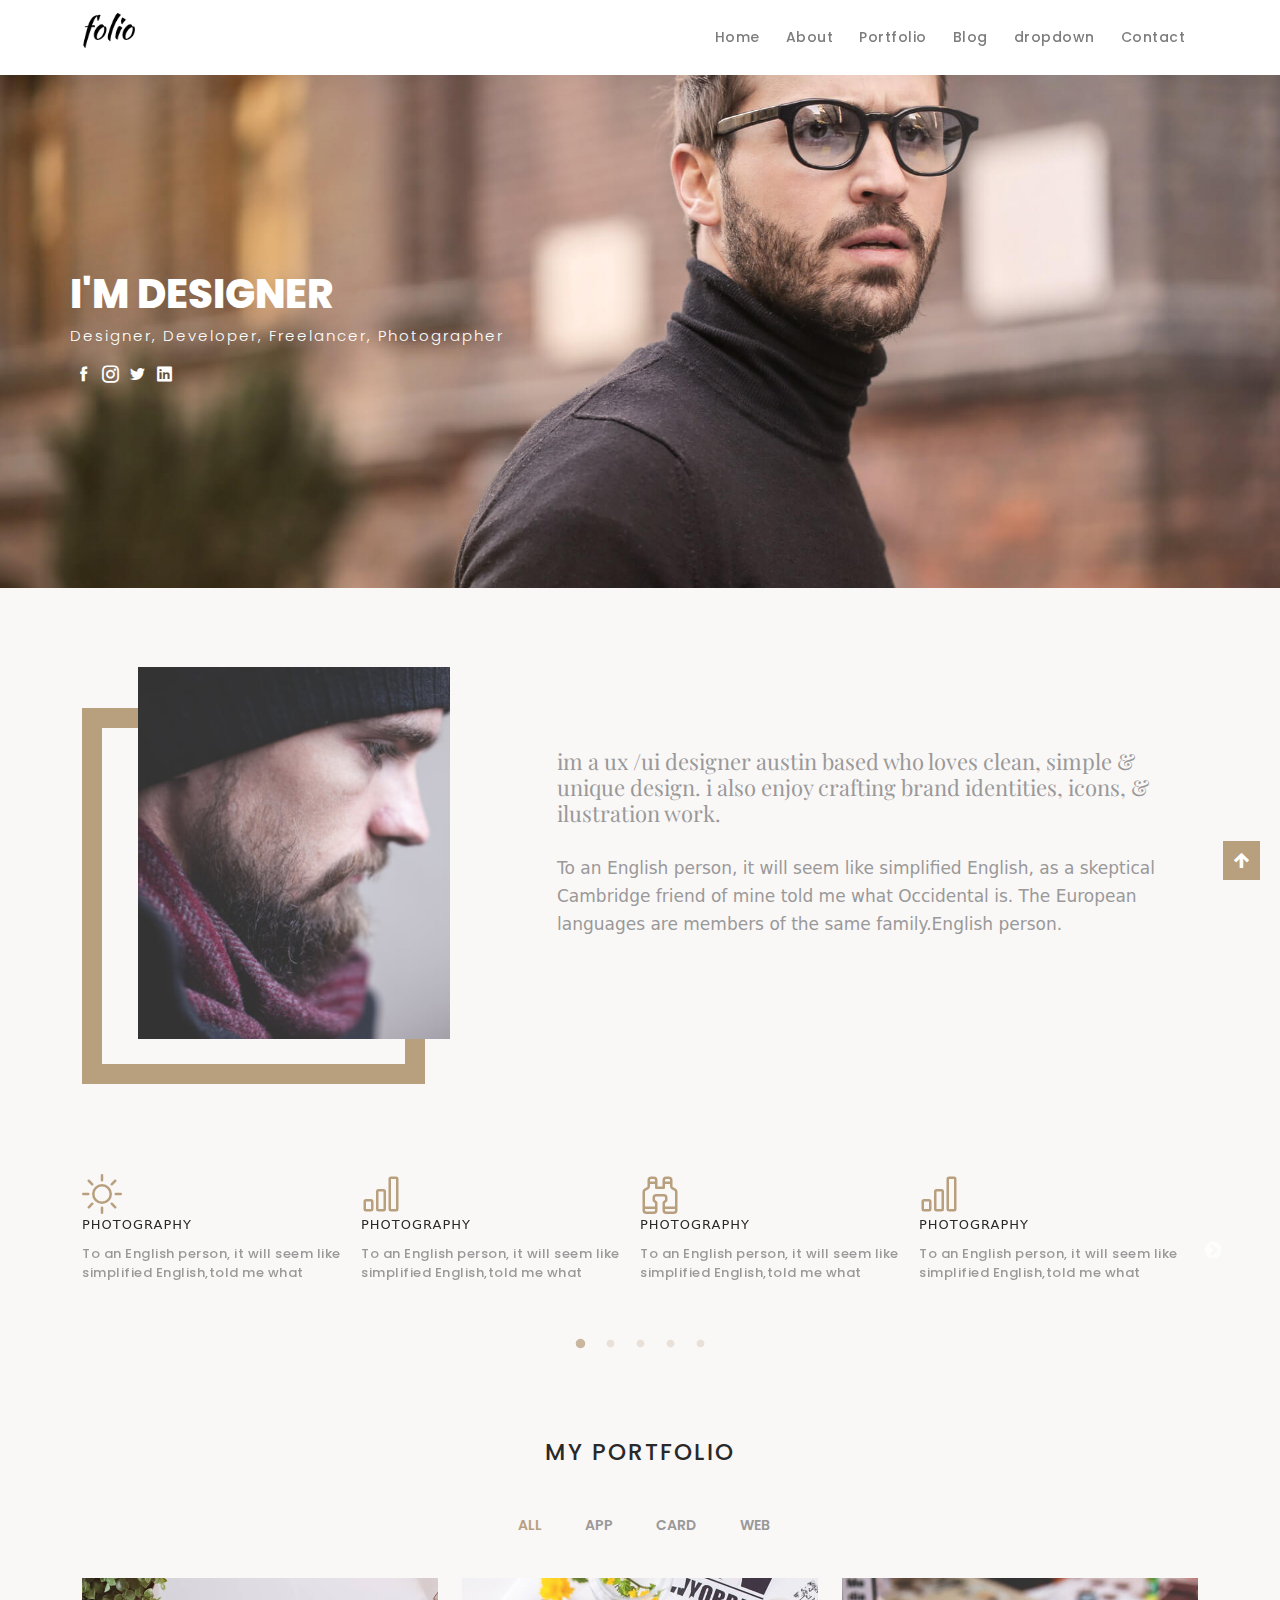
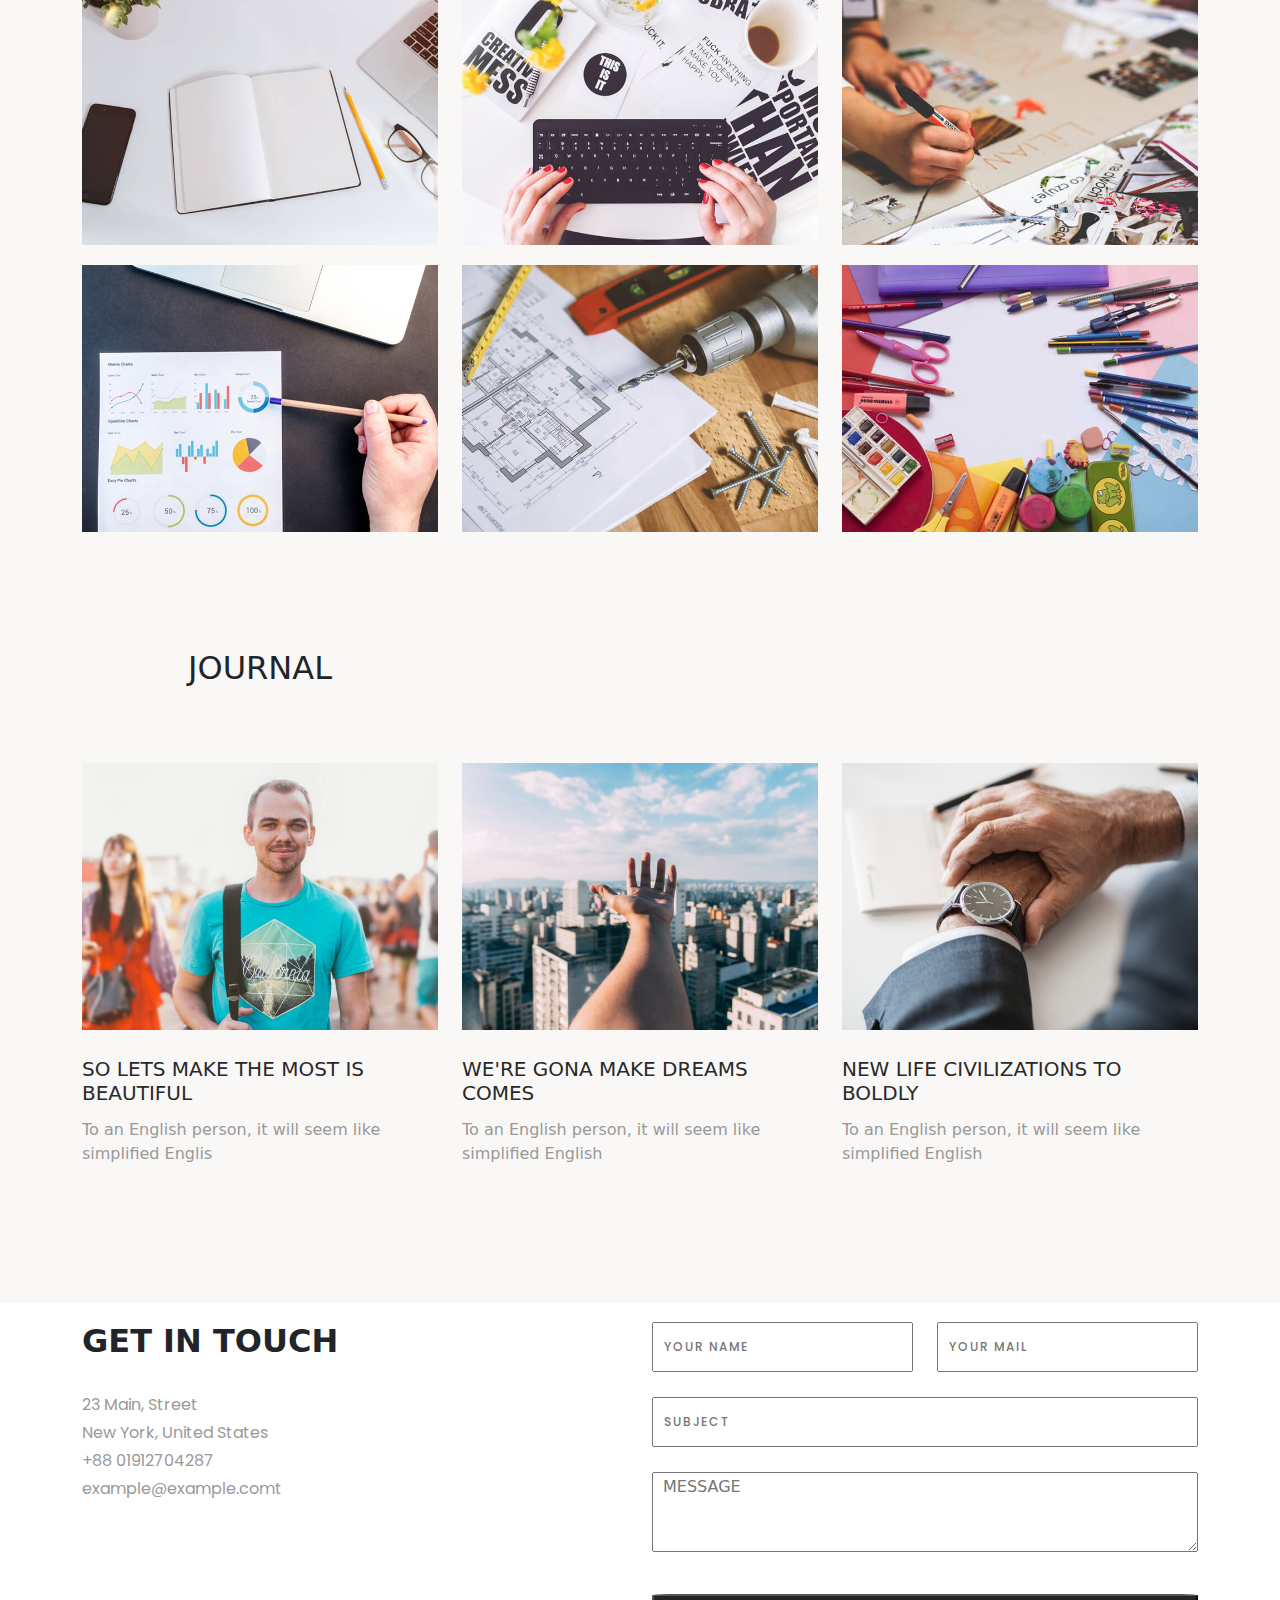
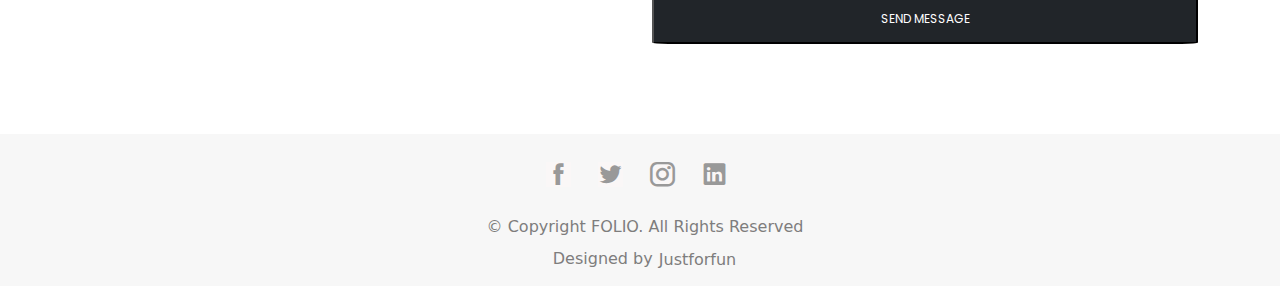
<file: index.html>
<!DOCTYPE html>
<html lang="en">

<head>
    <meta charset="UTF-8">
    <meta http-equiv="X-UA-Compatible" content="IE=edge">
    <meta name="viewport" content="width=device-width, initial-scale=1.0">
    <link href="https://fonts.googleapis.com/css2?family=Poppins:ital,wght@0,100;0,200;0,300;0,400;0,500;0,600;0,700;1,100;1,200;1,300;1,400;1,500;1,600;1,700&display=swap"
         rel="stylesheet">
    <link rel="preconnect" href="https://fonts.gstatic.com">
    <link href="https://fonts.googleapis.com/css2?family=Playfair+Display:wght@100;200;300;400;500;600&display=swap" rel="stylesheet">
    <link href="https://cdn.jsdelivr.net/npm/bootstrap@5.0.1/dist/css/bootstrap.min.css" rel="stylesheet">
    <link rel="stylesheet" href="./fonts/icofont/icofont.css">
    <link rel="icon" href="images/favicon.ico" type="image/x-icon">
    <link rel="stylesheet" href="slick/slick.css">
    <link rel="stylesheet" href="slick/slick-theme.css">

    <link rel="stylesheet" href="./css/style.css">
    <link rel="stylesheet" href="./css/responsive.css">
    <title>JustForFun</title>
</head>
<body>
    
    <div class="header" id="header">
        <button class="btnScrollToTop">
            <a href="#hero"><i class="icofont-arrow-up"></i></a>
        </button>
        <div class="container">
            <div class="row">
                <div class=" col-5">
                    <div class="logo">
                        <a href="index.html"><img src="./images/logo.png" alt="Aju"></a>
                    </div>
                </div>
                <div class=" col-7">
                    <div class="navigation">
                        <ul class="nav mobile-nav justify-content-end">
                            <li class="nav-items">
                                <a href="#hero" class="nav-link nav-style active">Home</a>
                            </li>
                            <li class="nav-items">
                                <a href="#about" class="nav-link nav-style ">About</a>
                            </li>
                            <li class="nav-items">
                                <a href="#portfolio" class="nav-link nav-style ">Portfolio</a>
                            </li>
                            <li class="nav-items">
                                <a href="#journal" class="nav-link nav-style ">Blog</a>
                            </li>
                            <li class="nav-items drop-items">
                                <a href="#" class="nav-link nav-style ">dropdown</a>
                                <ul class="drop-one">
                                    <li><a class="nav-link nav-style toggle-one" href="#">dropdown1</a></li>
                                    <li><a class="nav-link nav-style" href="#">dropdown2</a></li>
                                    <li><a class="nav-link nav-style" href="#">dropdown3</a></li>
                                    <li><a class="nav-link nav-style" href="#">dropdown4</a></li>
                                </ul>
                            </li>
                            <li class="nav-items">
                                <a href="icon.html" class="nav-link nav-style">Contact</a>
                                
                            </li>
                        </ul>
                    </div>
                    <div class="navigationham">
                       <ul class="nav justify-content-end">
                            <li class="nav-items mobile-toggle-trigger">
                                <a class="nav-link" href="#"><i class="icofont-navigation-menu"></i></a>
                            </li>
                        </ul>
                   </div>
                </div>
            </div>
        </div>
    </div>
    <!---hero section-->


    <div class="hero" id="hero">
        <div class="container-fluid">
            <div class="row">
                <div class="col-12">
                    <div class="container">
                        <div class="row">
                            <div class="col-12 col-md-12 justify-content-center head-one">
                                <h1>I'M DESIGNER</h1>
                                <p>Designer, Developer, Freelancer, Photographer</p>
                                <div class="social-navigations">
                                    <ul class="nav">
                                        <li class="nav-items">
                                            <a href="https://facebook.com" target="blank"><i class="icofont-facebook"></i></a>
                                        </li>
                                        <li class="nav-items">
                                            <a href="https://instagram.com" target="blank"><i class="icofont-instagram"></i></a>
                                        </li>
                                        <li class="nav-items">
                                            <a href="https://twitter.com" target="blank"><i class="icofont-twitter"></i></a>
                                        </li>
                                        <li class="nav-items">
                                            <a href="https://linkedin.com" target="blank"><i class="icofont-linkedin"></i></a>
                                        </li>
                                    </ul>

                                </div>
                            </div>
                        </div>
                    </div>      
                </div>
            </div>
        </div>
    </div>

    <!----hero end-->

    <!----section two-->


    <div class="about" id="about">
        <div class="container">
            <div class="row justify-content-between">
                <div class="col-12 col-xl-5 col-lg-5">
                    <div class="about-img">
                        <img src="./images/me.jpg" alt="......">
                    </div>
                </div>
                <div class="col-12 col-xl-7 col-lg-7">
                    <div class="about-text">
                        <h2>im a ux /ui designer austin based who loves clean, simple & unique design. i also enjoy
                            crafting brand identities, icons, & ilustration work.</h2>
                        <p>To an English person, it will seem like simplified English, as a skeptical Cambridge friend
                            of mine told me what Occidental is. The European languages are members of the same
                            family.English person.</p>
                    </div>                   
                </div>
            </div>            
        </div>
    </div>
</div>

    
    <!----about -->

    <div class="services">
        <div class="container">
          <div class="row">
            <div class="col-12 col-md-12">
              <div class="slider">
                <div class="col-3">
                    <div service-block><img src="images/brightness-high (1).svg" alt="">
                        <div class="services-head">
                            <h6>PHOTOGRAPHY</h6>
                    
                        </div>
                        <div class="services-para">
                            <p>To an English person, it will seem like simplified English,told me what</p>                
                        </div>
                    </div>
                </div>
                <div class="col-3"><div service-block><img src="images/bar-chart.svg" alt="">
                    <div class="services-head">
                        <h6>PHOTOGRAPHY</h6>
                
                    </div>
                    <div class="services-para">
                        <p>To an English person, it will seem like simplified English,told me what</p>                
                    </div>
                </div></div>
                <div class="col-3"><div service-block><img src="images/binoculars.svg" alt="">
                    <div class="services-head">
                        <h6>PHOTOGRAPHY</h6>
                
                    </div>
                    <div class="services-para">
                        <p>To an English person, it will seem like simplified English,told me what</p>                
                    </div>
                </div></div>
                <div class="col-3"><div service-block><img src="images/bar-chart.svg" alt="">
                    <div class="services-head">
                        <h6>PHOTOGRAPHY</h6>
                
                    </div>
                    <div class="services-para">
                        <p>To an English person, it will seem like simplified English,told me what</p>                
                    </div>
                </div></div>
                <div service-block><img src="images/calendar2-week.svg" alt="">
                    <div class="services-head">
                        <h6>PHOTOGRAPHY</h6>
                
                    </div>
                    <div class="services-para">
                        <p>To an English person, it will seem like simplified English,told me what</p>                
                    </div>
                </div>
                </div>
              </div>
            </div>
          </div>
        </div>

    <!----portfolio---->

    <div class="portfolio " id="portfolio">
        <div class="container">
            <div class="row">
                <div class="col-12">
                    <h2 class="text-center">my PORTFOLIO</h2>
                </div>
                 <div class="list-group-itemss">
                    <div class="col-12 d-flex justify-content-center">
                        <ul class="list-group list-group-horizontal">
                            <li class="list-group-item active">all</li>
                            <li class="list-group-item">app</li>
                            <li class="list-group-item">card</li>
                            <li class="list-group-item">web</li>
                        </ul>
                    </div> 
                </div>
            </div>
            <div class="row">
                <div class="col-12 col-md-6 col-lg-4 image-pad">
                    <div class="card custom-card-2">
                        <div class="card-body">
                            <div class="card-image-wrapper">
                                <img src="./images/portfolio-1.jpg" class="img-fluid" alt="one">
                            </div>
                            <div class="card-text-wrapper">
                                <div class="row">
                                    <div class="col-6">
                                        <h5 class="card-title">App 1</h5>
                                        <p class="card-text">App</p>
                                    </div>
                                    <div class="col-6 d-flex justify-content-end ">
                                        <span><i class="icofont-ui-add"></i></span>
                                        <span><a href="icon.html"><i class="icofont-link"></i></a></span>

                                    </div>
                                </div>
                            </div>
                            <div class="card-overlay"></div>
                        </div>
                    </div>
                </div>
                <div class="col-12 col-md-6 col-lg-4 image-pad">
                    <div class="card custom-card-2">
                        <div class="card-body">
                            <div class="card-image-wrapper">
                                <img src="./images/portfolio-2.jpg" class="img-fluid" alt="one">
                            </div>
                            <div class="card-text-wrapper">
                                <div class="row">
                                    <div class="col-6">
                                        <h5 class="card-title">Web 3</h5>
                                        <p class="card-text">Web</p>
                                    </div>
                                    <div class="col-6 d-flex justify-content-end ">
                                        <span><i class="icofont-ui-add"></i></span>
                                        <span><a href="icon.html"><i class="icofont-link"></i></a></span>

                                    </div>
                                </div>
                            </div>
                            <div class="card-overlay"></div>


                        </div>

                    </div>
                </div>
                <div class="col-12 col-md-6 col-lg-4 image-pad">
                    <div class="card custom-card-2">
                        <div class="card-body">
                            <div class="card-image-wrapper">
                                <img src="./images/portfolio-3.jpg" class="img-fluid" alt="one">
                            </div>
                            <div class="card-text-wrapper">
                                <div class="row">
                                    <div class="col-6">
                                        <h5 class="card-title">App 2</h5>
                                        <p class="card-text">App</p>


                                    </div>
                                    <div class="col-6 d-flex justify-content-end ">
                                        <span><i class="icofont-ui-add"></i></span>
                                        <span><a href="icon.html"><i class="icofont-link"></i></a></span>
                                    </div>
                                </div>
                            </div>
                            <div class="card-overlay"></div>


                        </div>

                    </div>
                </div>
                <div class="col-12 col-md-6 col-lg-4 image-pad">
                    <div class="card custom-card-2">
                        <div class="card-body">
                            <div class="card-image-wrapper">
                                <img src="./images/portfolio-4.jpg" class="img-fluid" alt="one">
                            </div>
                            <div class="card-text-wrapper">
                                <div class="row">
                                    <div class="col-6">
                                        <h5 class="card-title">Card 2</h5>
                                        <p class="card-text">Card</p>
                                    </div>
                                    <div class="col-6 d-flex justify-content-end ">
                                        <span><i class="icofont-ui-add"></i></span>
                                        <span><a href="icon.html"><i class="icofont-link"></i></a></span>

                                    </div>
                                </div>
                            </div>
                            <div class="card-overlay"></div>
                        </div>

                    </div>
                </div>
                <div class="col-12 col-md-6 col-lg-4 image-pad">
                    <div class="card custom-card-2">
                        <div class="card-body">
                            <div class="card-image-wrapper">
                                <img src="./images/portfolio-5.jpg" class="img-fluid zoomed" alt="one">
                            </div>
                            <div class="card-text-wrapper">
                                <div class="row">
                                    <div class="col-6">
                                        <h5 class="card-title">Web 2</h5>
                                        <p class="card-text">Web</p>
                                    </div>
                                    <div class="col-6 d-flex justify-content-end ">
                                        <span><a class="" href=" "><i class="icofont-ui-add click-one"></i></a></span>
                                        <span><a href="icon.html"><i class="icofont-link"></i></a></span>

                                    </div>
                                </div>
                            </div>
                            <div class="card-overlay"></div>
                        </div>
                    </div>
                </div>
                <div class="col-12 col-md-6 col-lg-4 image-pad">
                    <div class="card custom-card-2">
                        <div class="card-body">
                            <div class="card-image-wrapper">
                                <img src="./images/portfolio-6.jpg " class="img-fluid" alt="one">
                            </div>
                            <div class="card-text-wrapper">
                                <div class="row">
                                    <div class="col-6">
                                        <h5 class="card-title">App 3</h5>
                                        <p class="card-text">App</p>
                                    </div>
                                    <div class="col-6 d-flex justify-content-end ">
                                        <span><i class="icofont-ui-add"></i></span>
                                        <span><a href="icon.html"><i class="icofont-link"></i></a></span>

                                    </div>
                                </div>

                            </div>
                            <div class="card-overlay"></div>
                        </div>
                    </div>
                </div>
            </div>
        </div>
    </div>


    <!----portfolio---->


    <!------journal-->

    <div class="journal" id="journal">
        <div class="container">
            
            <div class="row">
                <div class="col-12 col-lg-4">
                    <h2 class="text-center">JOURNAL</h2>
                </div>
            </div>
            <div class="row">
                <div class="col-md-6 col-lg-4">
                    <div class="card custom-card-3">
                        <div class="card-body">
                            <div class="card-image-wrapper">
                                <img src="./images/blog-post-1.jpg" class="img-fluid" alt="one">
                            </div>
                            <div class="card-text-wrapper">
                                <h5 class="card-title"><a href="blog.html">SO LETS MAKE THE MOST IS BEAUTIFUL</a>
                                </h5>
                                <p class="card-text">To an English person, it will seem like simplified Englis</p>
                            </div>


                        </div>

                    </div>
                </div>
                <div class="col-md-6 col-lg-4">
                    <div class="card custom-card-3">
                        <div class="card-body">
                            <div class="card-image-wrapper">
                                <img src="./images/blog-post-2.jpg" class="img-fluid" alt="one">
                            </div>
                            <div class="card-text-wrapper">
                                <h5 class="card-title"> <a href="blog.html"> WE'RE GONA MAKE DREAMS COMES</a>
                                </h5>
                                <p class="card-text">To an English person, it will seem like simplified English</p>
                            </div>
                        </div>
                    </div>
                </div>
                <div class="col-md-6 col-lg-4">
                    <div class="card custom-card-3">
                        <div class="card-body">
                            <div class="card-image-wrapper">
                                <img src="./images/blog-post-3.jpg" class="img-fluid" alt="one">
                            </div>
                            <div class="card-text-wrapper">
                                <h5 class="card-title">
                                    <a href=""> NEW LIFE CIVILIZATIONS TO BOLDLY</a>
                                </h5>
                                <p class="card-text">
                                    To an English person, it will seem like simplified English</p>
                            </div>
                        </div>
                    </div>
                </div>
            </div>
        </div>
    </div>



    <!-----journal-->


    <div class="form" id="#contact">
        <div class="container">
            <div class="row d-flex">
                <div class="col-lg-6 col-12 ">
                    <div class="head-form">
                        <h2>GET IN TOUCH</h2>
                    </div>
                    <ul class="text">
                        <li class="text-list">23 Main, Street</li>
                        <li class="text-list">New York, United States</li>
                        <li class="text-list">+88 01912704287</li>
                        <li class="text-list">example@example.comt</li>
                    </ul>
                </div>
                <div class="col-lg-6 col-12">
                    <div class="row">
                        <div class="col-lg-6 col-12">
                            <input type="text" class="text-input" placeholder="YOUR NAME" name="name">

                        </div>
                        <div class="col-lg-6 col-12">
                            <input type="email" class="text-input" placeholder="YOUR MAIL" name="mail">

                        </div>
                    </div>
                    <div class="input-one">
                        <input type="text" class="text-input" placeholder="SUBJECT" name="subject">

                    </div>
                    <div class="input-two">
                        <textarea rows="7" class="text-area " placeholder="MESSAGE"></textarea>
                    </div>
                    <div class="input-three">
                        <button class="button-one">send message</button>
                    </div>
                </div>
            </div>
        </div>
    </div>
<!---journal-->

    <!--footer section start-->

    <div class="footer">
        <div class="container-fluid">
            <div class="row">   
                <div class="col-12 ">
      
                    <div class="socials-media "> 
      
                        <ul class="list-group list-group-horizontal justify-content-center">
                          <li> <a href="https://facebook.com" target="blank"><i class="icofont-facebook"></i></a></li>
                          <li><a href="https://twitter.com" target="blank"><i class="icofont-twitter"></i></a></li>
                          <li><a href="https://instagram.com" target="blank"><i class="icofont-instagram"></i></a></li>
                          <li><a href="https://linked-in.com" target="blank"><i class="icofont-linkedin"></i></a></li>
                        </ul>                
                    </div>
                    <p class="text-center">&#169; Copyright FOLIO. All Rights Reserved</p>
                        <p class="text-center">Designed by <a href="#" class="btn btn-link">Justforfun</a></p>
                </div>
            </div>
        </div>
      </div>
    <!--footer section end--> 
    <script src="js/popper.min.js"></script>
    <script src="js/bootstrap.min.js"></script>
    <script src="js/bootstrap.js"></script>
    <script src="js/jquery-3.6.0.min.js"></script>
    <script src="slick/slick.min.js"></script>
    <script src="slick/slick.js"></script>            

    <script src="js/main.js"></script>
    
   </body>

</html>
</file>
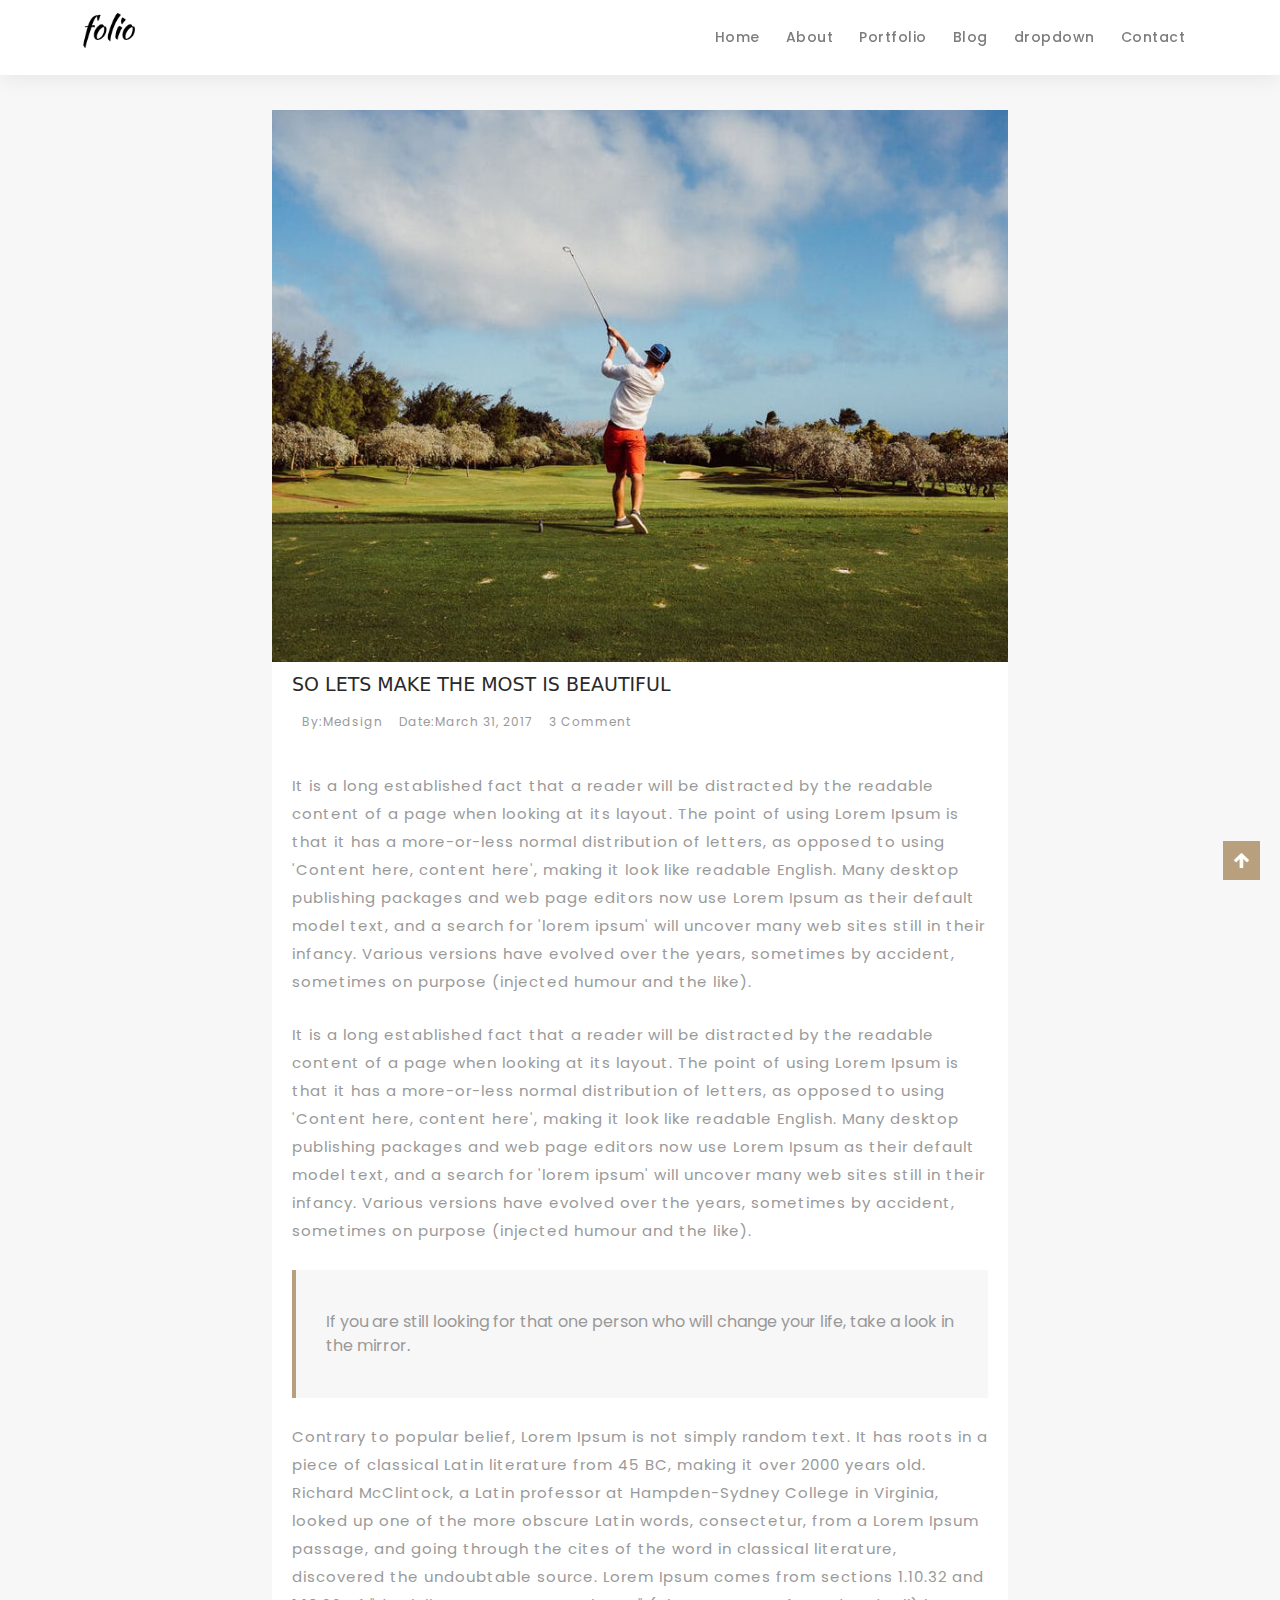
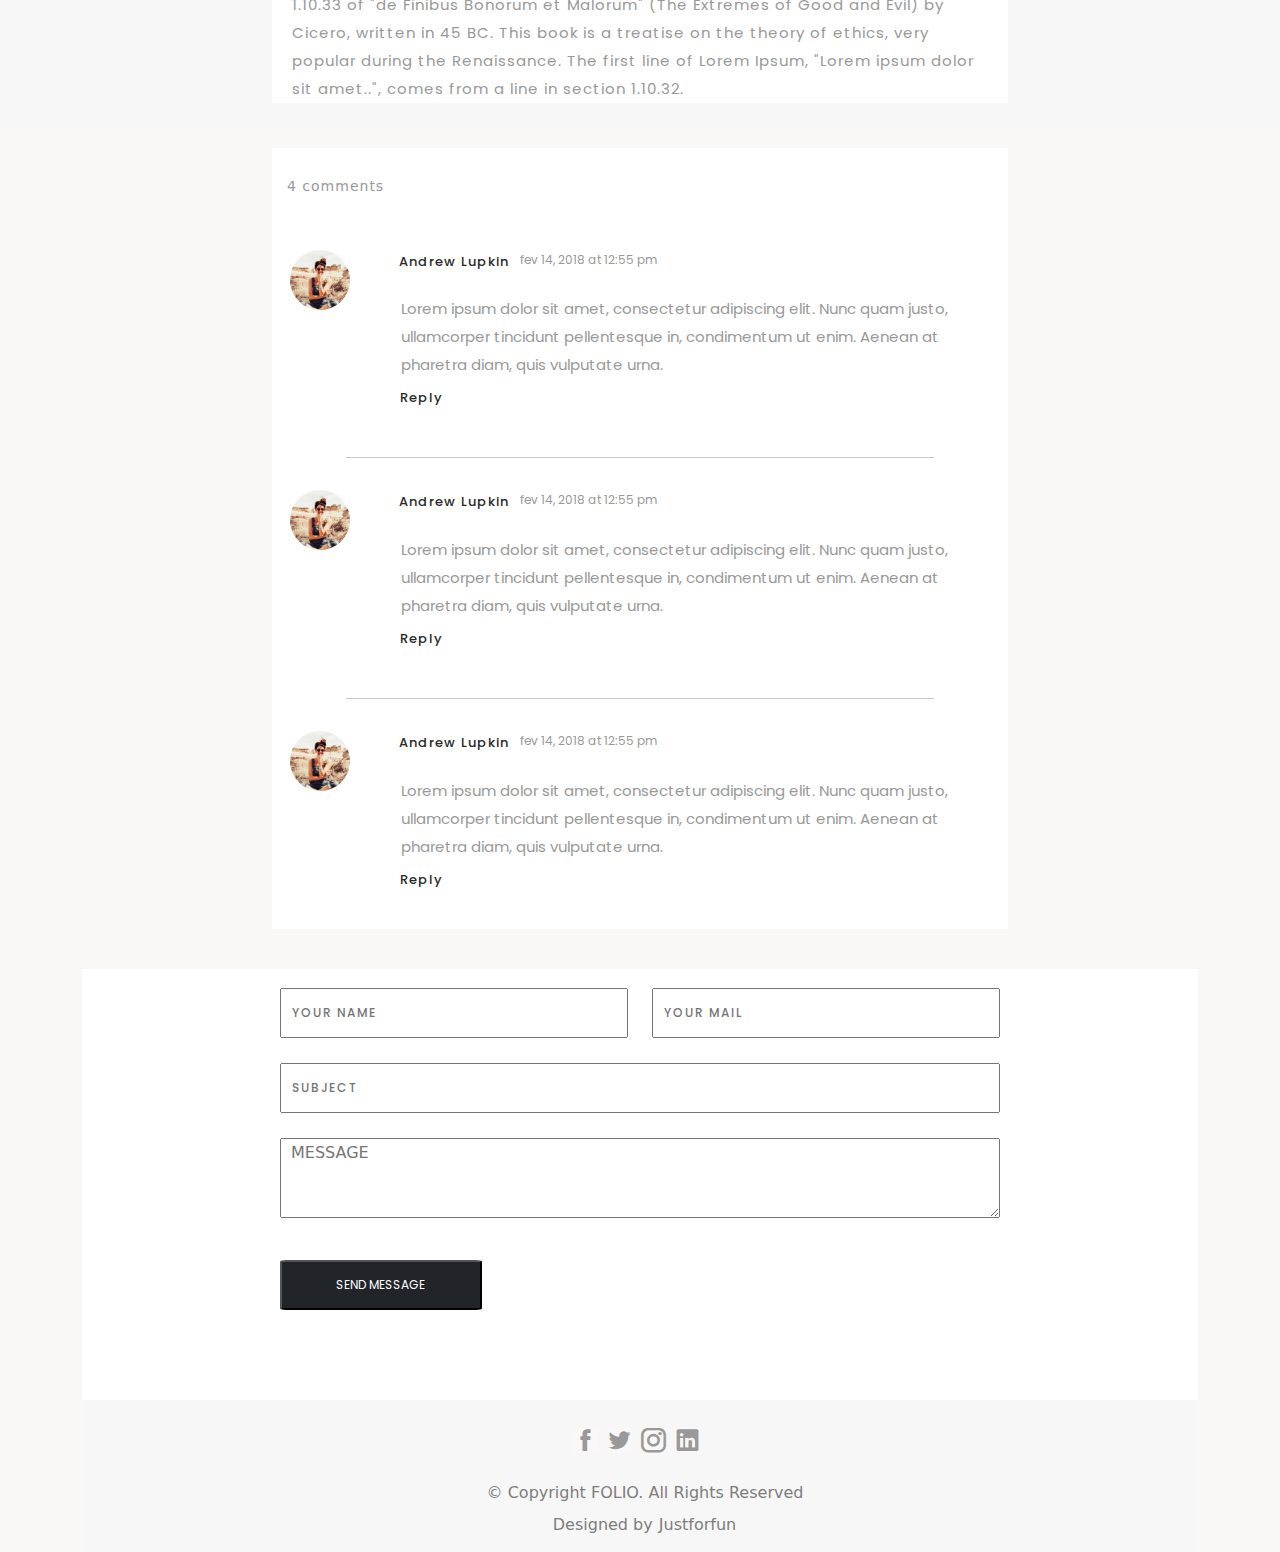
<file: blog.html>
<!DOCTYPE html>
<html lang="en">
<head>
    <meta charset="UTF-8">
    <meta http-equiv="X-UA-Compatible" content="IE=edge">
    <meta name="viewport" content="width=device-width, initial-scale=1.0">
    <link rel="preconnect" href="https://fonts.gstatic.com">
    <link rel="preconnect" href="https://fonts.gstatic.com">
    <link href="https://fonts.googleapis.com/css2?family=Poppins:ital,wght@0,100;0,200;0,300;0,400;0,500;0,600;0,700;1,100;1,200;1,300;1,400;1,500;1,600;1,700&display=swap" rel="stylesheet">
    <link href="https://cdn.jsdelivr.net/npm/bootstrap@5.0.1/dist/css/bootstrap.min.css" rel="stylesheet">
    <link rel="stylesheet" href="./fonts/icofont/icofont.css">
    <link rel="stylesheet" href="./css/style.css">
    <link rel="stylesheet" href="css/responsive.css">
    <title>Im a designer</title>
</head>
<body>
    <div class="header" id="header">
        <button class="btnScrollToTop">
            <a href="#blog"><i class="icofont-arrow-up"></i></a>
        </button>
        <div class="container">
            <div class="row">
                <div class=" col-5">
                    <div class="logo">
                        <a href="index.html"><img src="./images/logo.png" alt="Aju"></a>
                    </div>
                </div>
                <div class=" col-7">
                    <div class="navigation">
                        <ul class="nav mobile-nav justify-content-end">
                            <li class="nav-items">
                                <a href="index.html" class="nav-link nav-style active">Home</a>
                            </li>
                            <li class="nav-items">
                                <a href="index.html" class="nav-link nav-style ">About</a>
                            </li>
                            <li class="nav-items">
                                <a href="index.html" class="nav-link nav-style ">Portfolio</a>
                            </li>
                            <li class="nav-items">
                                <a href="index.html" class="nav-link nav-style ">Blog</a>
                            </li>
                            <li class="nav-items drop-items">
                                <a href="#" class="nav-link nav-style ">dropdown</a>
                                <ul class="drop-one">
                                    <li><a class="nav-link nav-style toggle-one" href="">dropdown1</a></li>
                                    <li><a class="nav-link nav-style" href="">dropdown2</a></li>
                                    <li><a class="nav-link nav-style" href="">dropdown3</a></li>
                                    <li><a class="nav-link nav-style" href="">dropdown4</a></li>
                                </ul>
                            </li>
                            <li class="nav-items">
                                <a href="icon.html" class="nav-link nav-style">Contact</a>
                                
                            </li>
                        </ul>
                    </div>
                    <div class="navigationham">
                       
 <ul class="nav justify-content-end">
                            <li class="nav-items mobile-toggle-trigger">
                                <a class="nav-link" href="#"><i class="icofont-navigation-menu"></i></a>
                            </li>
                        </ul>
                   </div>

                </div>
            </div>
        </div>
    </div>

    <div class="blog" id="blog">
        <div class="container">
            <div class="row justify-content-center">
                <div class="col-lg-8 col-12 justify-content-center">
                    <div class="row">
                        <div class="col-12">
                            <div class="img-one">
                                <img src="./images/journal.jpg" alt="sss">
                            </div>
                            <div class="main-content">
                            
                                <div class="about-head">
                                    <h3>
                                        <a href="">SO LETS MAKE THE MOST IS BEAUTIFUL</a>
                                    </h3>
                                    <ul class="list-group-horizontal">
                                        <li>By:Medsign</li>
                                        <li>Date:March 31, 2017 </li>
                                        
                                        <li>3 Comment</li>
                                    </ul>
                                    <p class="mb-30">
                                        It is a long established fact that a reader will be distracted by the readable content of a page when looking at its layout. The point of using Lorem Ipsum is that it has a more-or-less normal distribution of letters, as opposed to using 'Content here, content here', making it look like readable English. Many desktop publishing packages and web page editors now use Lorem Ipsum as their default model text, and a search for 'lorem ipsum' will uncover many web sites still in their infancy. Various versions have evolved over the years, sometimes by accident, sometimes on purpose (injected humour and the like).
                                    </p>
                                    <p class="mb-30">
                                        It is a long established fact that a reader will be distracted by the readable content of a page when looking at its layout. The point of using Lorem Ipsum is that it has a more-or-less normal distribution of letters, as opposed to using 'Content here, content here', making it look like readable English. Many desktop publishing packages and web page editors now use Lorem Ipsum as their default model text, and a search for 'lorem ipsum' will uncover many web sites still in their infancy. Various versions have evolved over the years, sometimes by accident, sometimes on purpose (injected humour and the like).
                                    </p>
                                    <blockquote>If you are still looking for that one person who will change your life, take a look in the mirror.</blockquote>
                                    <p class="mb-30">
                                        Contrary to popular belief, Lorem Ipsum is not simply random text. It has roots in a piece of classical Latin literature from 45 BC, making it over 2000 years old. Richard McClintock, a Latin professor at Hampden-Sydney College in Virginia, looked up one of the more obscure Latin words, consectetur, from a Lorem Ipsum passage, and going through the cites of the word in classical literature, discovered the undoubtable source. Lorem Ipsum comes from sections 1.10.32 and 1.10.33 of "de Finibus Bonorum et Malorum" (The Extremes of Good and Evil) by Cicero, written in 45 BC. This book is a treatise on the theory of ethics, very popular during the Renaissance. The first line of Lorem Ipsum, "Lorem ipsum dolor sit amet..", comes from a line in section 1.10.32.
                                    </p>
                                </div>
                            </div>
                        </div>
                    </div>
                </div>
            </div>

        </div>
    </div>


    <!-------section-two-->

    <div class="section-two">
        <div class="container">
            <div class="row justify-content-center">
                <div class="col-lg-8 col-12 justify-content-center">
                    <div class="row">
                        <div class="col-12">
                            
                            <div class="main-content">
                                <h5>4 comments</h5>
                            <div class="row">
                                <div class="col-2">
                                    <div class="img-wrapper">
                                        <img src="./images/avatar.jpg" alt="">
                                    </div>
                                </div>
                                <div class="col-12 col-sm-10 col-md-10 col-lg-10">
                                    <div class="section-comment d-flex">
                                        <h4>Andrew Lupkin</h4>
                                        <span> fev 14, 2018 at 12:55 pm</span>
                                    </div>
                                    <div class="comment-para">
                                        <p>Lorem ipsum dolor sit amet, consectetur adipiscing elit. Nunc quam justo, ullamcorper tincidunt pellentesque in, condimentum ut enim. Aenean at pharetra diam, quis vulputate urna.</p>
                                    </div>
                                    <div class="reply">
                                        <a href="#">Reply</a>
                                    </div>
                                   
                                </div>
                            </div>
                            <hr>
                            <div class="main-content-2">
                                <div class="row">
                                    <div class="col-2">
                                        <div class="img-wrapper">
                                            <img src="./images/avatar.jpg" alt="">
                                        </div>
                                    </div>
                                    <div class="col-12 col-md-10 col-lg-10">
                                        <div class="section-comment d-flex">
                                            <h4>Andrew Lupkin</h4>
                                            <span> fev 14, 2018 at 12:55 pm</span>
                                        </div>
                                        <div class="comment-para">
                                            <p>Lorem ipsum dolor sit amet, consectetur adipiscing elit. Nunc quam justo, ullamcorper tincidunt pellentesque in, condimentum ut enim. Aenean at pharetra diam, quis vulputate urna.</p>
                                        </div>
                                        <div class="reply">
                                            <a href="#">Reply</a>
                                        </div>
                                    
                                    </div>
                                </div>
                            <hr>
                            <div class="main-content">
                                <div class="row">
                                    <div class="col-2">
                                        <div class="img-wrapper">
                                            <img src="./images/avatar.jpg" alt="">
                                        </div>
                                    </div>
                                    <div class="col-12 col-md-10 col-lg-10">
                                        <div class="section-comment d-flex">
                                            <h4>Andrew Lupkin</h4>
                                            <span> fev 14, 2018 at 12:55 pm</span>
                                        </div>
                                        <div class="comment-para">
                                            <p>Lorem ipsum dolor sit amet, consectetur adipiscing elit. Nunc quam justo, ullamcorper tincidunt pellentesque in, condimentum ut enim. Aenean at pharetra diam, quis vulputate urna.</p>
                                        </div>
                                        <div class="reply">
                                            <a href="#">Reply</a>
                                        </div>
                                    
                                    </div>
                                </div>
                            </div>
                        </div>
                    </div>
                </div>
            </div>
        </div>
    </div>

    <!-------section-two-->

    <div class="form">
        <div class="container">
            <div class="row justify-content-center">
                <div class="col-lg-8 col-12 justify-content-center">
                    <div class="row">
                            <div class="col-lg-12 col-12">
                                <div class="row">
                                    <div class="col-lg-6 col-12">
                                        <input type="text" class="text-input" placeholder="YOUR NAME" name="name">
            
                                    </div>
                                    <div class="col-lg-6 col-12">
                                        <input type="email" class="text-input" placeholder="YOUR MAIL" name="mail">
            
                                    </div>
                                </div>
                                <div class="input-one">
                                    <input type="text" class="text-input" placeholder="SUBJECT" name="subject">
            
                                </div>
                                <div class="input-two">
                                    <textarea rows="7" class="text-area " placeholder="MESSAGE"></textarea>
                                </div>
                                <div class="input-three">
                                    <button class="button-two">send message</button>
                                </div>
                            
                        </div>
                    </div>
                </div>
            </div>
        </div>
    </div>                    

 <!--footer section start-->

    <div class="footer">
        <div class="container-fluid">
            <div class="row">   
                <div class="col-12 ">
    
                    <div class="socials-media "> 
    
                        <ul class="list-group list-group-horizontal justify-content-center">
                        <li><a class="link-one" href="https//:facebook.com"><i class="icofont-facebook"></i></a></li>
                        <li><a class="link-one" href="#"><i class="icofont-twitter"></i></a></li>
                        <li><a class="link-one" href="#"><i class="icofont-instagram"></i></a></li>
                        <li><a class="link-one" href="#"><i class="icofont-linkedin"></i></a></li>
                        </ul>
                
                    </div>
                    <p class="text-center">&#169; Copyright FOLIO. All Rights Reserved</p>
                    <p class="text-center">Designed by <a href="#" class="btn btn-link">Justforfun</a></p>
                </div>
            </div>
        </div>
    </div>
    <!--footer section end--> 
    <script src="js/jquery-3.6.0.min.js"></script>
    <script src="js/main.js"></script>
</body>
</html>
</file>
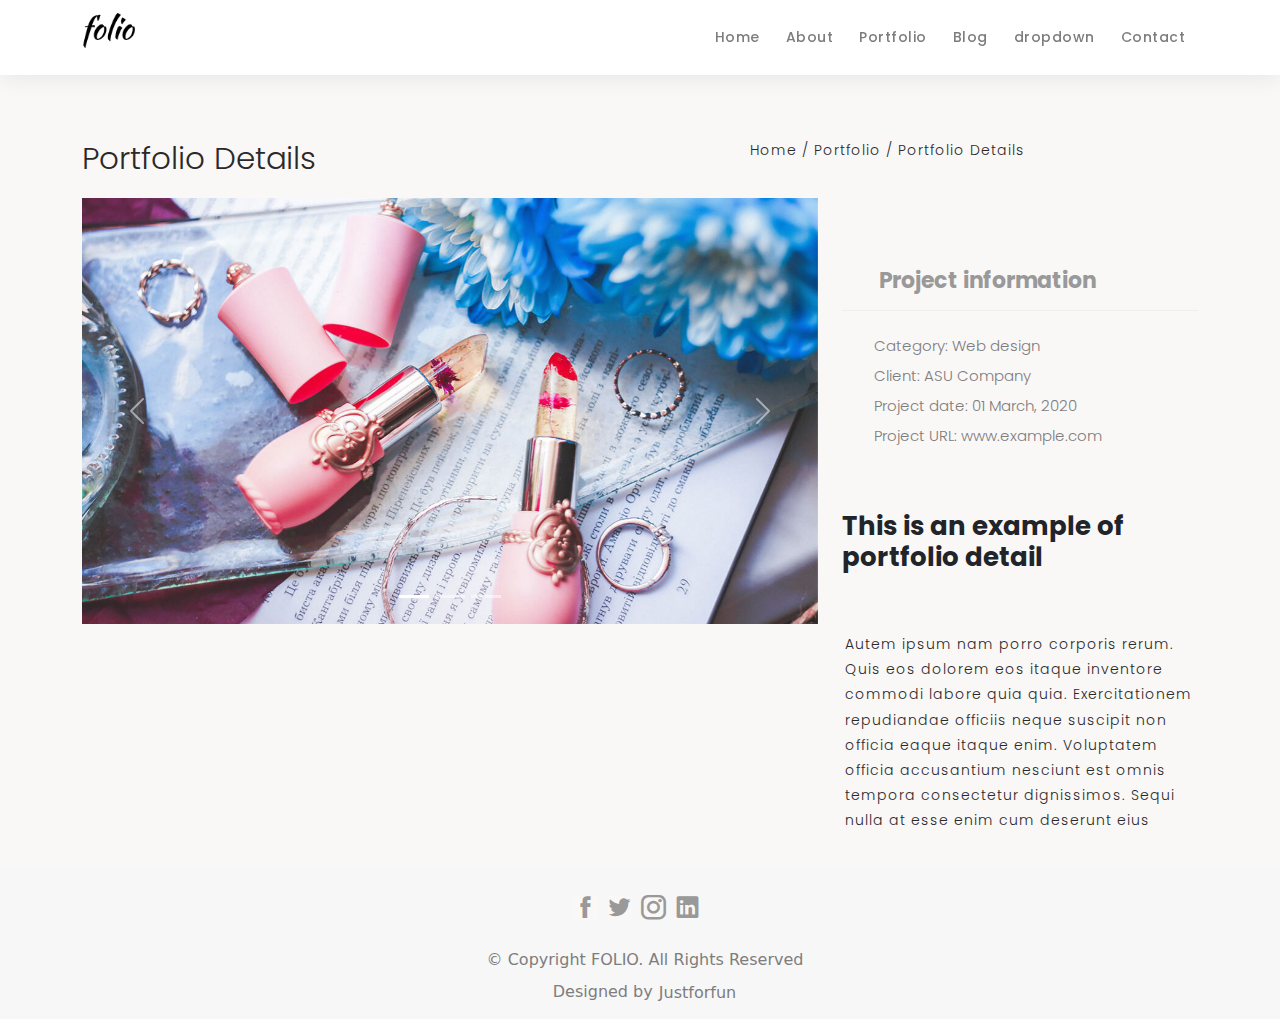
<file: icon.html>
<!DOCTYPE html>
<html lang="en">
<head>
    <meta charset="UTF-8">
    <meta http-equiv="X-UA-Compatible" content="IE=edge">
    <meta name="viewport" content="width=device-width, initial-scale=1.0">
    <link rel="preconnect" href="https://fonts.gstatic.com">
    <link rel="preconnect" href="https://fonts.gstatic.com">
    <link href="https://fonts.googleapis.com/css2?family=Poppins:ital,wght@0,100;0,200;0,300;0,400;0,500;0,600;0,700;1,100;1,200;1,300;1,400;1,500;1,600;1,700&display=swap" rel="stylesheet">
    <link rel="preconnect" href="https://fonts.gstatic.com">
    <link href="https://fonts.googleapis.com/css2?family=Playfair+Display:wght@300;400;500;600&display=swap" rel="stylesheet">
    <link rel="icon" href="images/favicon.ico" type="image/x-icon">
    <link href="https://cdn.jsdelivr.net/npm/bootstrap@5.0.1/dist/css/bootstrap.min.css" rel="stylesheet">
    <link rel="stylesheet" href="./fonts/icofont/icofont.css">
    <link rel="stylesheet" href="slick/slick.css">
    <link rel="stylesheet" href="slick/slick-theme.css">

    <link rel="stylesheet" href="./css/style.css">
    <link rel="stylesheet" href="css/responsive.css">
    <title>JustForFun</title>
</head>
<body>

<div class="header" id="header">
    <div class="container">
        <div class="row">
            <div class=" col-5">
                <div class="logo">
                    <a href="index.html"><img src="./images/logo.png" alt="Aju"></a>
                </div>
            </div>
            <div class=" col-7">
                <div class="navigation">
                    <ul class="nav mobile-nav justify-content-end">
                        <li class="nav-items">
                            <a href="#hero" class="nav-link nav-style active">Home</a>
                        </li>
                        <li class="nav-items">
                            <a href="#about" class="nav-link nav-style ">About</a>
                        </li>
                        <li class="nav-items">
                            <a href="#portfolio" class="nav-link nav-style ">Portfolio</a>
                        </li>
                        <li class="nav-items">
                            <a href="#journal" class="nav-link nav-style ">Blog</a>
                        </li>
                        <li class="nav-items drop-items">
                          <a href="#journal" class="nav-link nav-style ">dropdown</a>
                          <ul class="drop-one">
                              <li><a class="nav-link nav-style toggle-one" href="">dropdown1</a></li>
                              <li><a class="nav-link nav-style" href="">dropdown2</a></li>
                              <li><a class="nav-link nav-style" href="">dropdown3</a></li>
                              <li><a class="nav-link nav-style" href="">dropdown4</a></li>
                          </ul>
                      </li>
                        <li class="nav-items">
                            <a href="icon.html" class="nav-link nav-style">Contact</a>
                            
                        </li>
                    </ul>
                </div>
               <div class="navigationham">
                  <ul class="nav justify-content-end">
                    <li class="nav-items mobile-toggle-trigger">
                        <a class="nav-link" href="#"><i class="icofont-navigation-menu"></i></a>
                    </li>
                  </ul>
                </div>
            </div>
        </div>
    </div>
</div>  

<!------header-->

<!----------details-->


    <div class="details">
      <div class="container">
        <div class="flexible">       
           <div class="row">
             <div class="col-12 col-lg-7">
              <h2>Portfolio Details</h2>
             </div>
             <div class="col-12 col-lg-5 justify-content-end">
              <p> Home / Portfolio / Portfolio Details</p>
             </div>
           </div>
        </div>
         
        <div class="row">
          <div class="col-12 col-xl-8" >
            <div id="carouselExampleCaptions" class="carousel slide" data-bs-ride="carousel">
              <div class="carousel-indicators">
                <button type="button" data-bs-target="#carouselExampleCaptions" data-bs-slide-to="0" class="active" aria-current="true" aria-label="Slide 1"></button>
                <button type="button" data-bs-target="#carouselExampleCaptions" data-bs-slide-to="1" aria-label="Slide 2"></button>
                <button type="button" data-bs-target="#carouselExampleCaptions" data-bs-slide-to="2" aria-label="Slide 3"></button>
              </div>
              <div class="carousel-inner">
                <div class="carousel-item active">
                  <img src="images/icon-one.jpg" class="d-block w-100" alt="...">
                  
                </div>
                <div class="carousel-item">
                  <img src="images/icon-2.jpg" class="d-block w-100" alt="...">
                  
                </div>
                <div class="carousel-item">
                  <img src="images/icon-three.jpg" class="d-block w-100" alt="...">
                  
                </div>
              </div>
              <button class="carousel-control-prev" type="button" data-bs-target="#carouselExampleCaptions" data-bs-slide="prev">
                <span class="carousel-control-prev-icon" aria-hidden="true"></span>
                <span class="visually-hidden">Previous</span>
              </button>
              <button class="carousel-control-next" type="button" data-bs-target="#carouselExampleCaptions" data-bs-slide="next">
                <span class="carousel-control-next-icon" aria-hidden="true"></span>
                <span class="visually-hidden">Next</span>
              </button>
            </div>
          </div>
          <div class="col-12 col-xl-4">
            <div class="head"><h3>Project information</h3></div>
            <div class="para">
              <ul>
                <li>Category: Web design</li>
                <li>Client: ASU Company</li>
                <li>Project date: 01 March, 2020</li>
                <li>Project URL: www.example.com</li>
              </ul>
            </div>

            <div class="head-two"><h3>This is an example of portfolio detail</h3>
            </div>
            <div class="para-two"><p>Autem ipsum nam porro corporis rerum. Quis eos dolorem eos itaque inventore commodi labore quia quia. Exercitationem repudiandae officiis neque suscipit non officia eaque itaque enim. Voluptatem officia accusantium nesciunt est omnis tempora consectetur dignissimos. Sequi nulla at esse enim cum deserunt eius

            </p>
            </div>
            
          </div>
        </div>
      </div>
    </div>

    <!--footer section start-->

<div class="footer">
  <div class="container-fluid">
      <div class="row">   
          <div class="col-12 ">

              <div class="socials-media "> 

                  <ul class="list-group list-group-horizontal justify-content-center">
                    <li><a class="link-one" href="https//:facebook.com"><i class="icofont-facebook"></i></a></li>
                    <li><a class="link-one" href="#"><i class="icofont-twitter"></i></a></li>
                    <li><a class="link-one" href="#"><i class="icofont-instagram"></i></a></li>
                    <li><a class="link-one" href="#"><i class="icofont-linkedin"></i></a></li>
                  </ul>
                </div>
              <p class="text-center">&#169; Copyright FOLIO. All Rights Reserved</p>
                  <p class="text-center">Designed by <a href="#" class="btn btn-link">Justforfun</a></p>
          </div>
      </div>
  </div>
</div>
<!--footer section end-->
<script src="js/popper.min.js"></script>
<script src="js/bootstrap.min.js"></script>
<script src="js/bootstrap.js"></script>
<script src="js/jquery-3.6.0.min.js"></script>
<script src="slick/slick.min.js"></script>
<script src="slick/slick.js"></script>
<script src="js/main.js"></script>
</body>
</html>
</file>
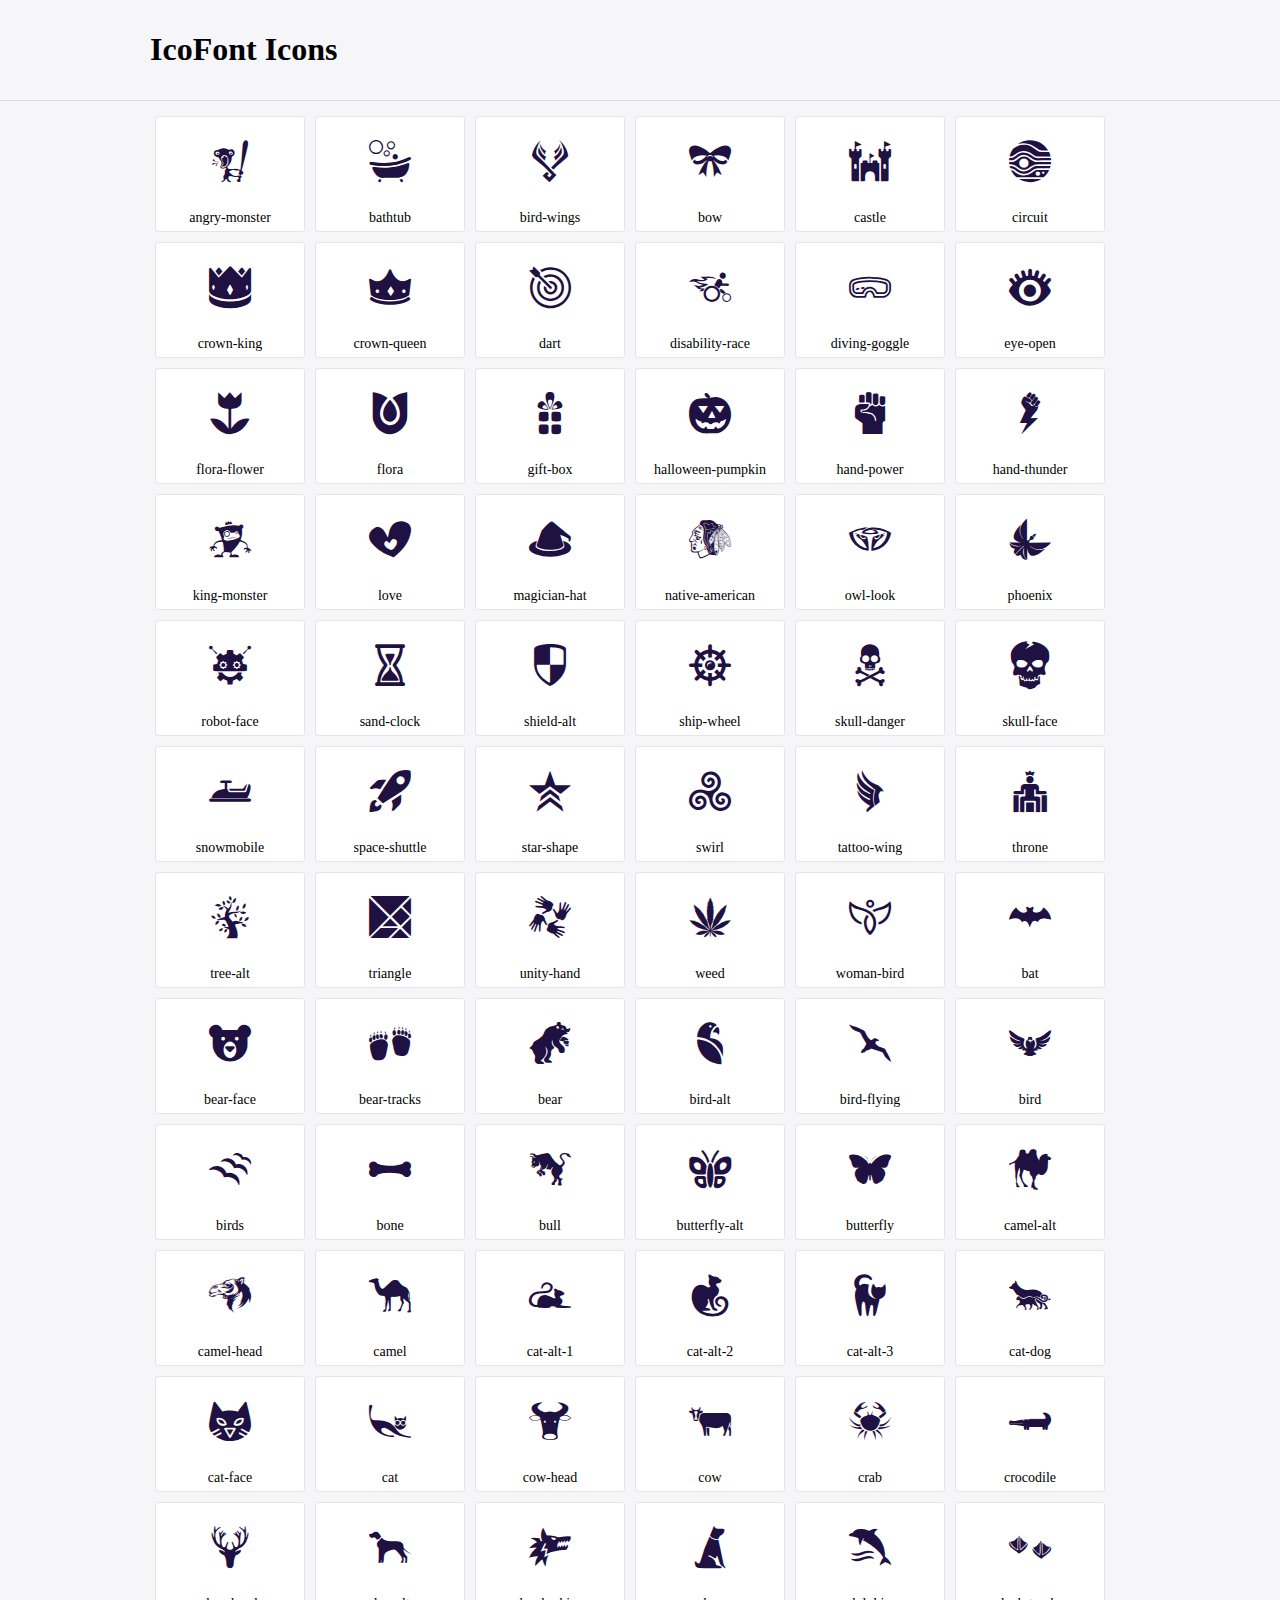
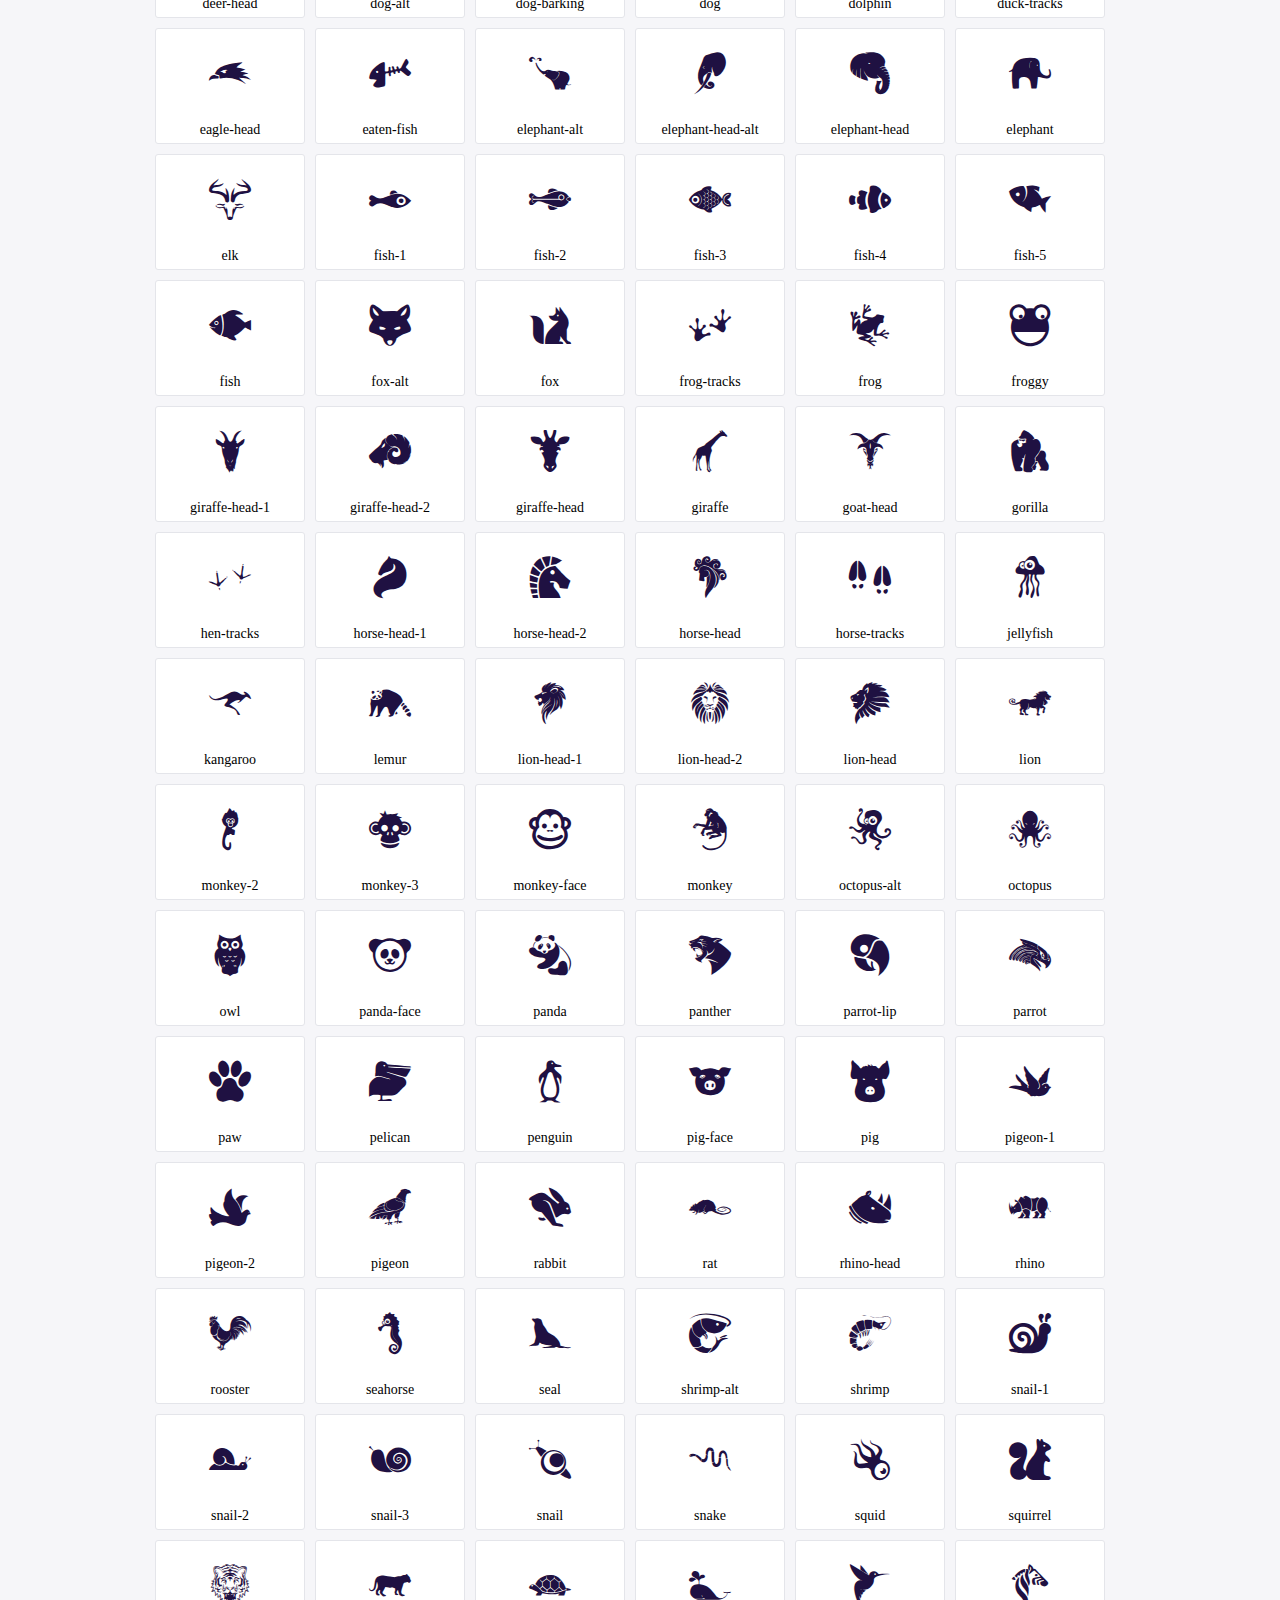
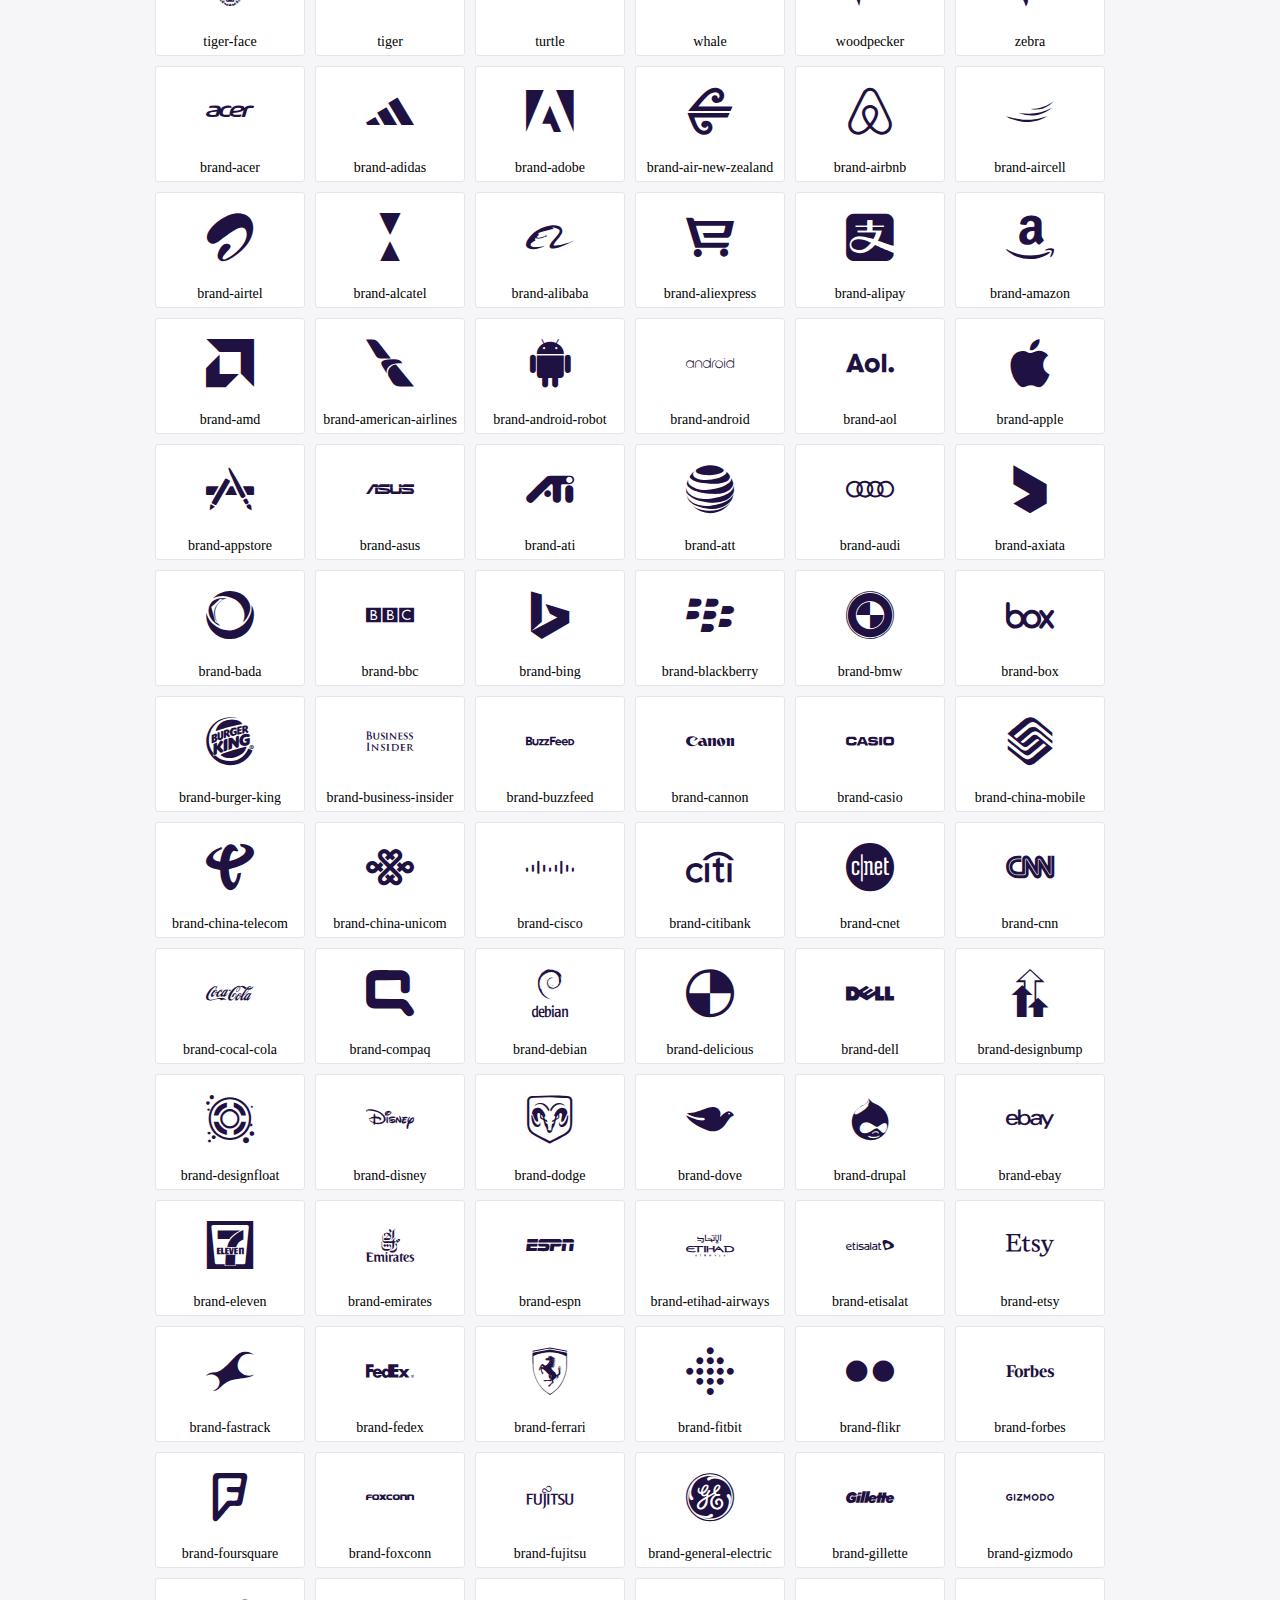
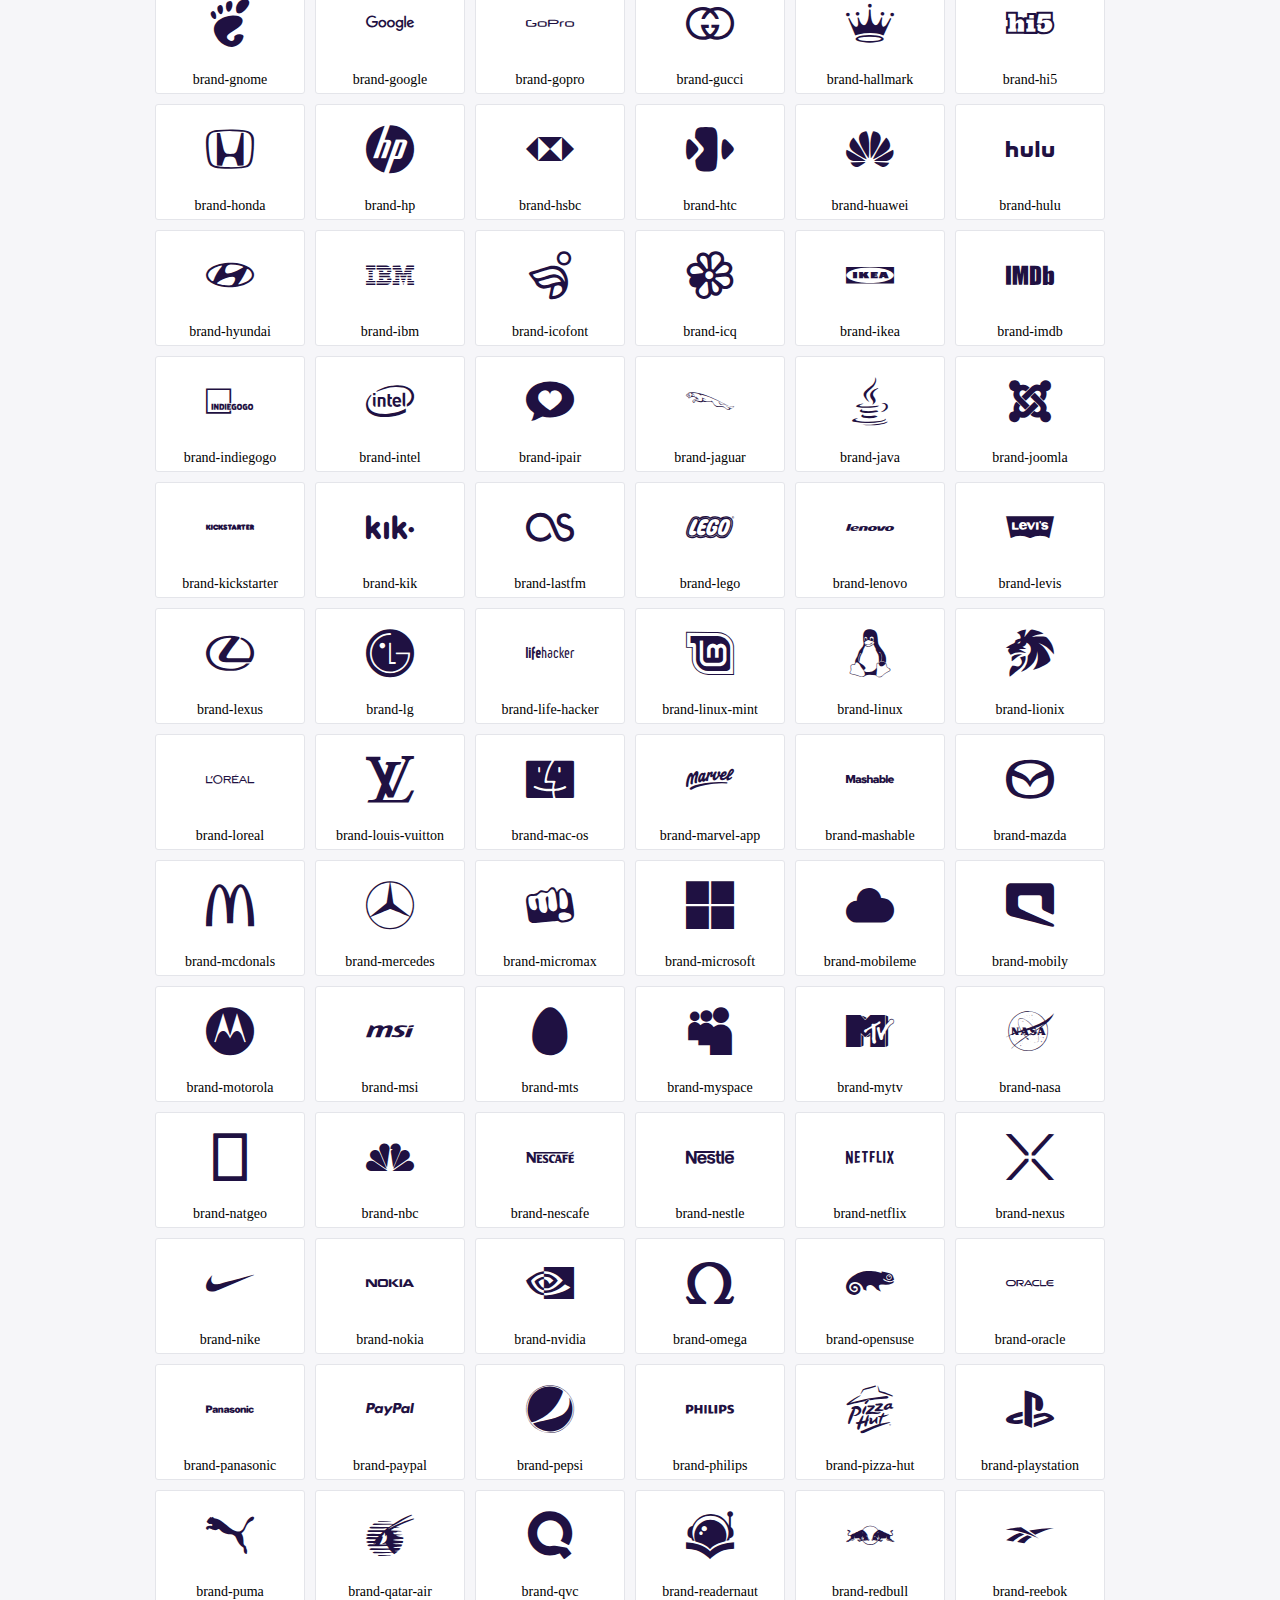
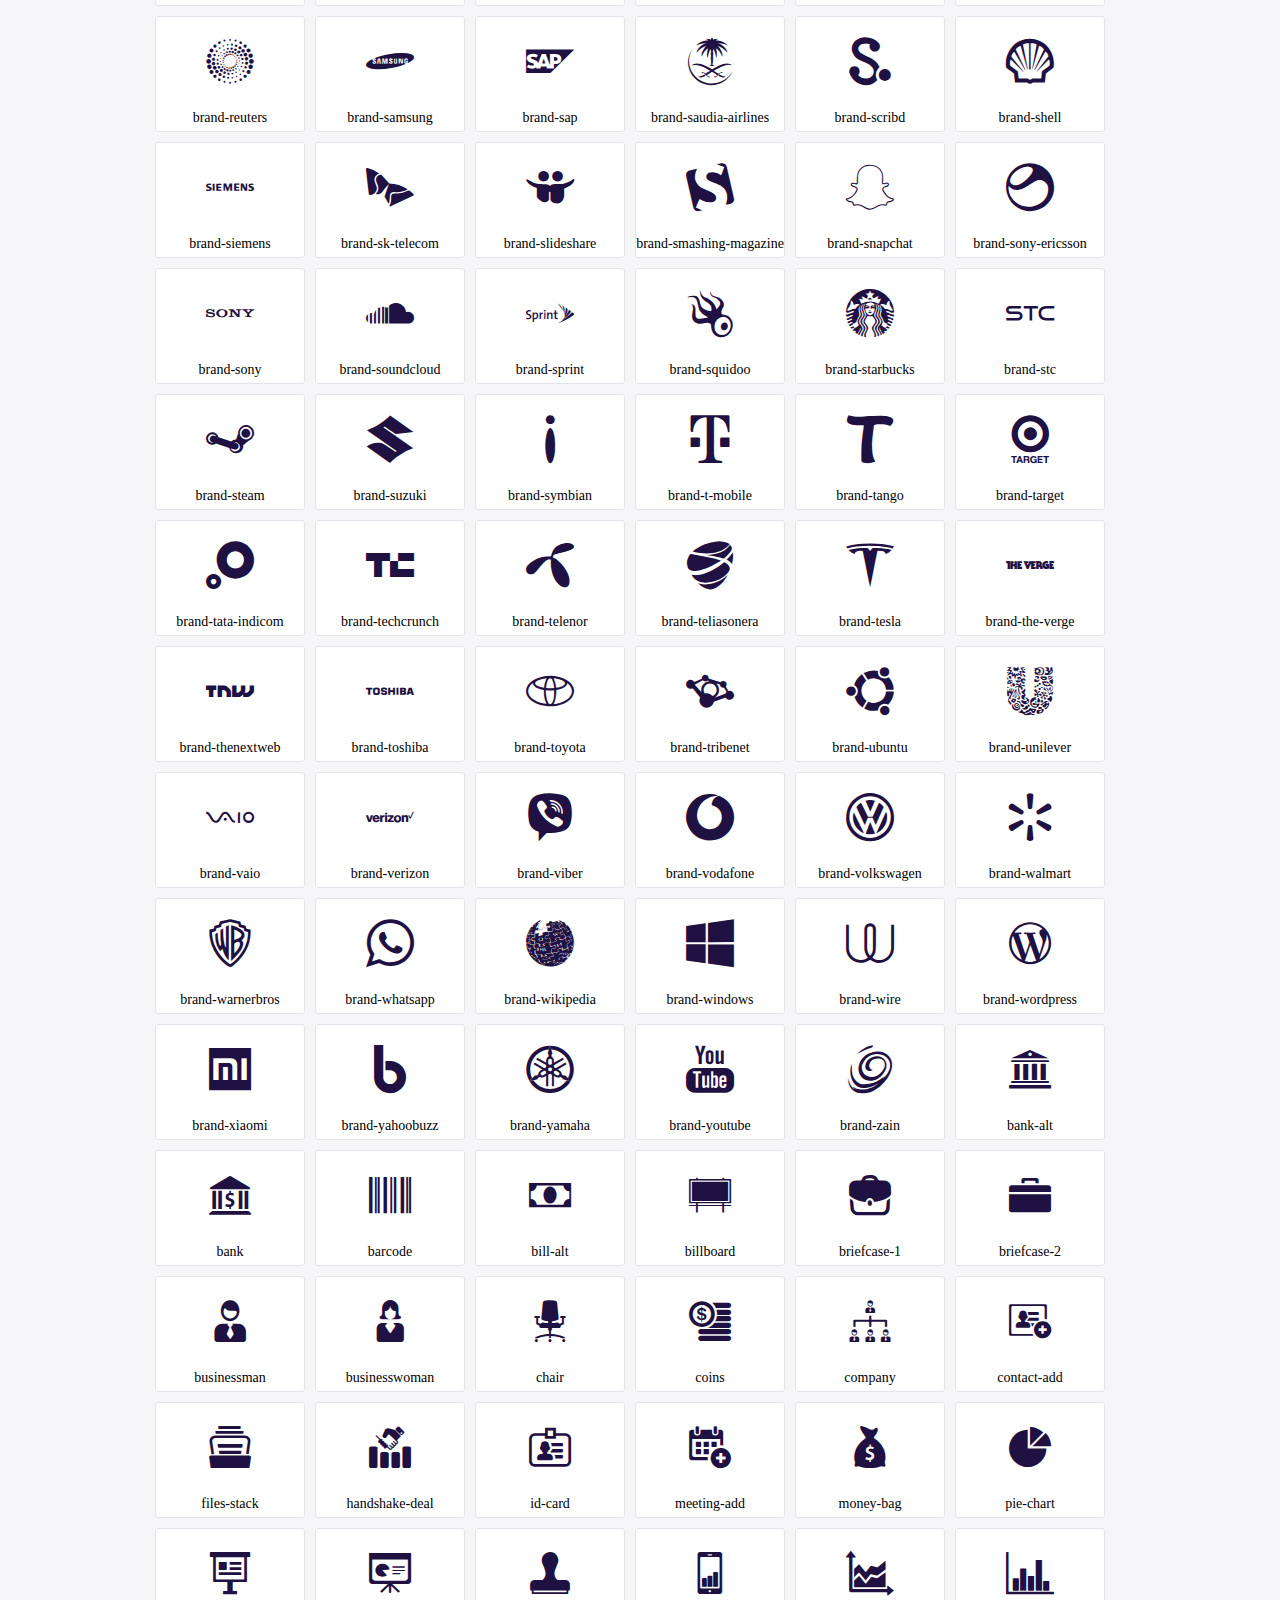
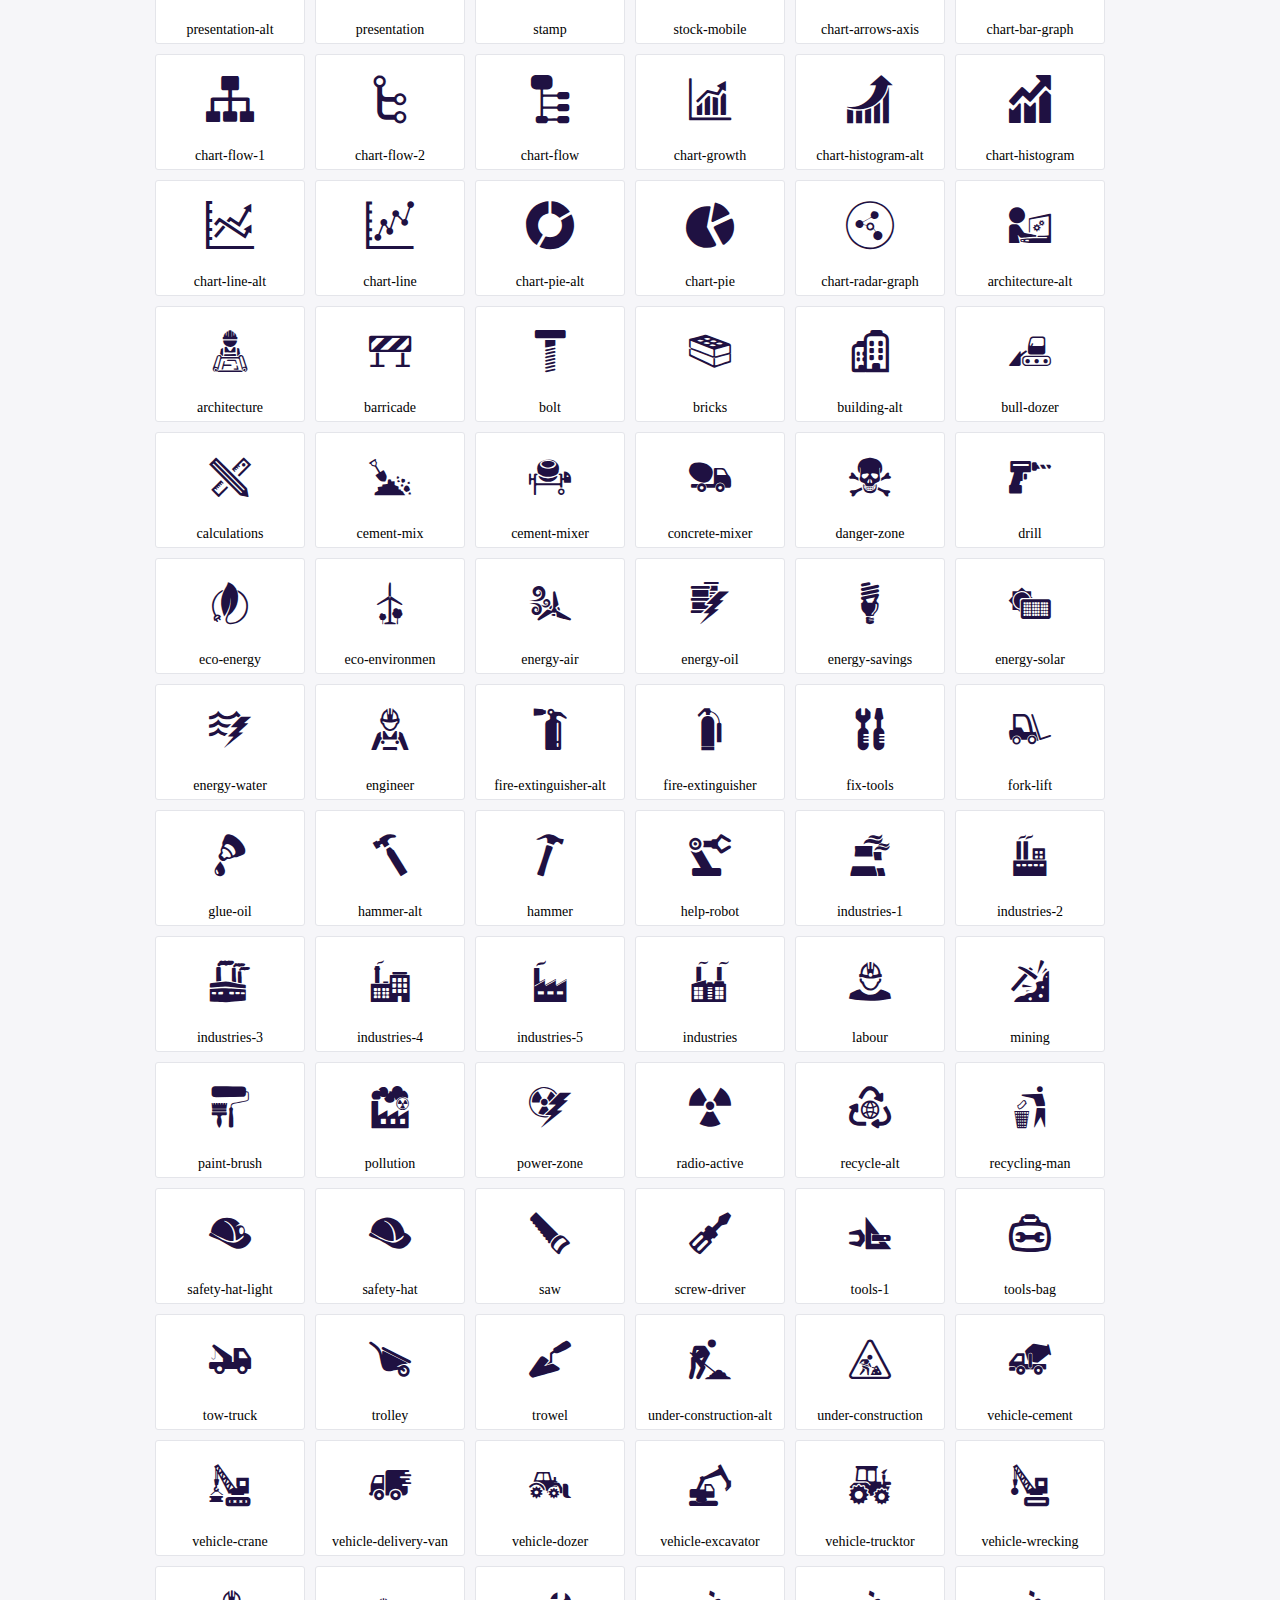
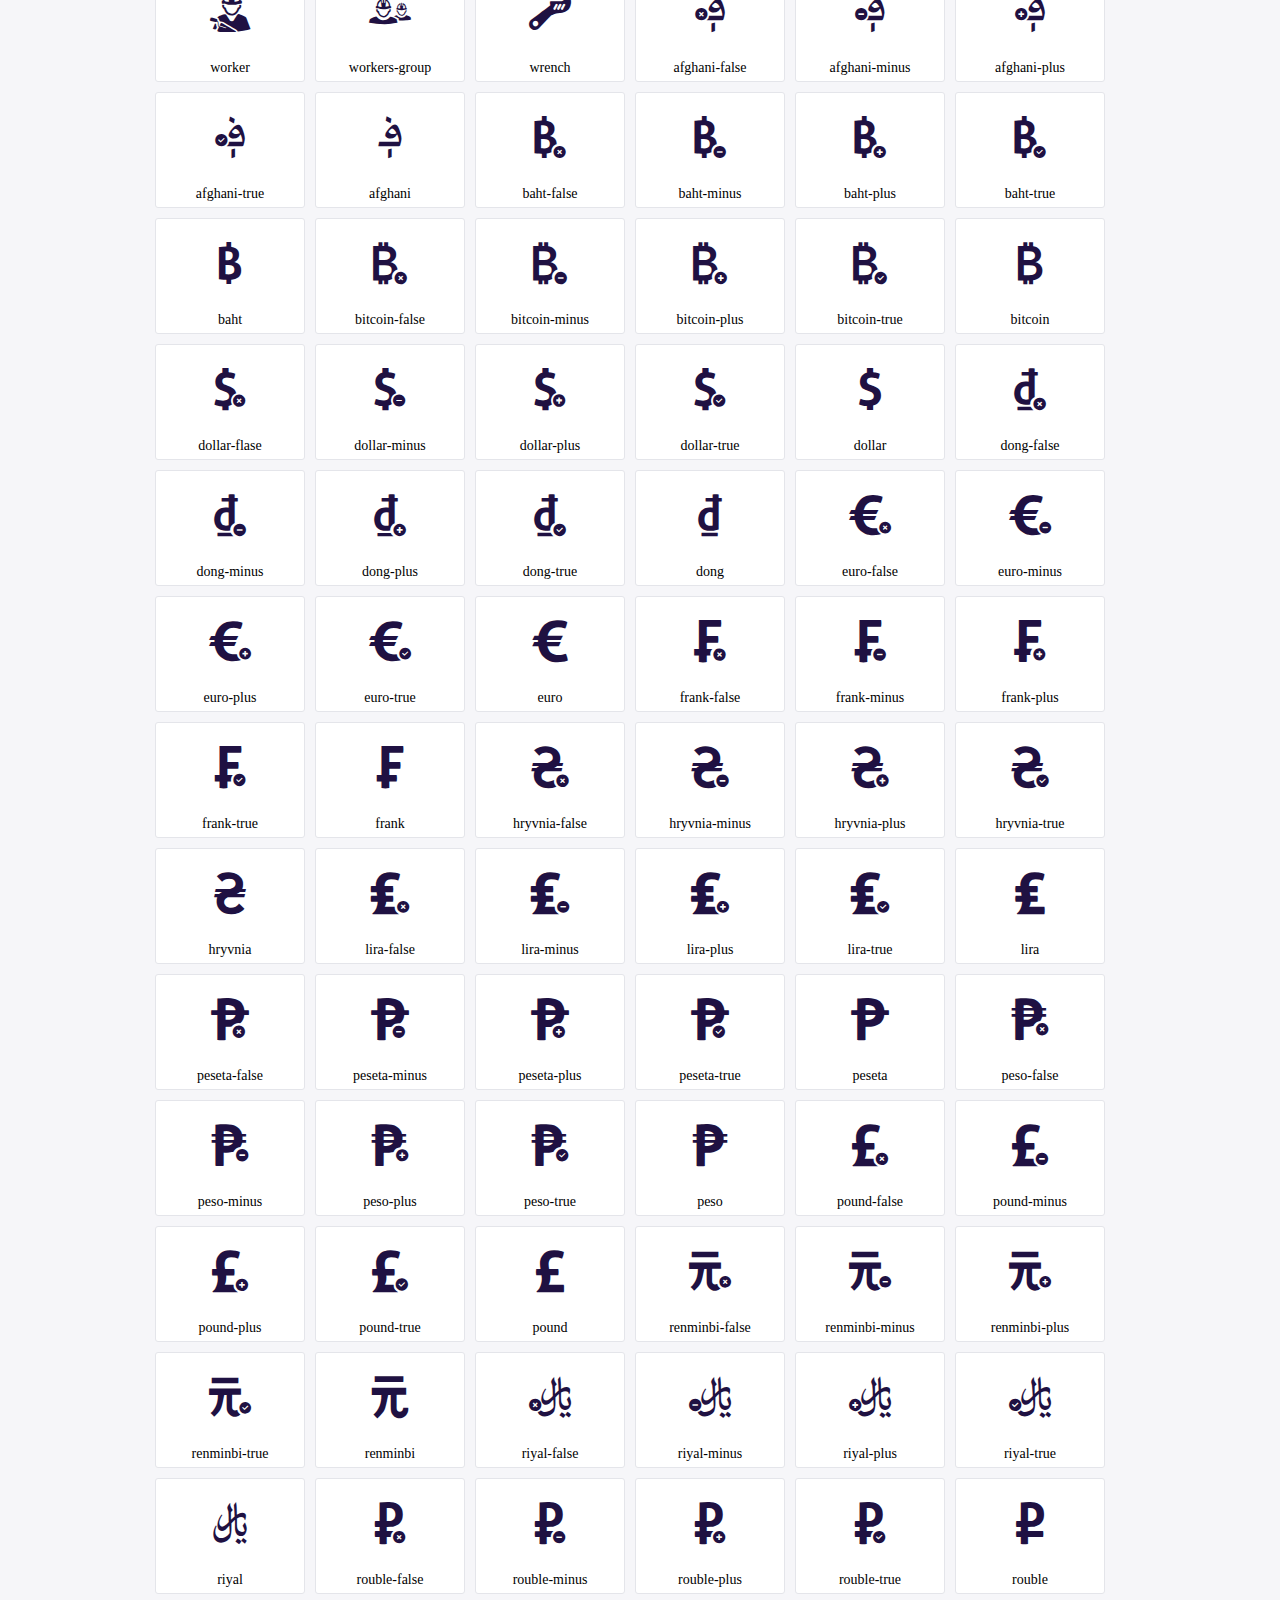
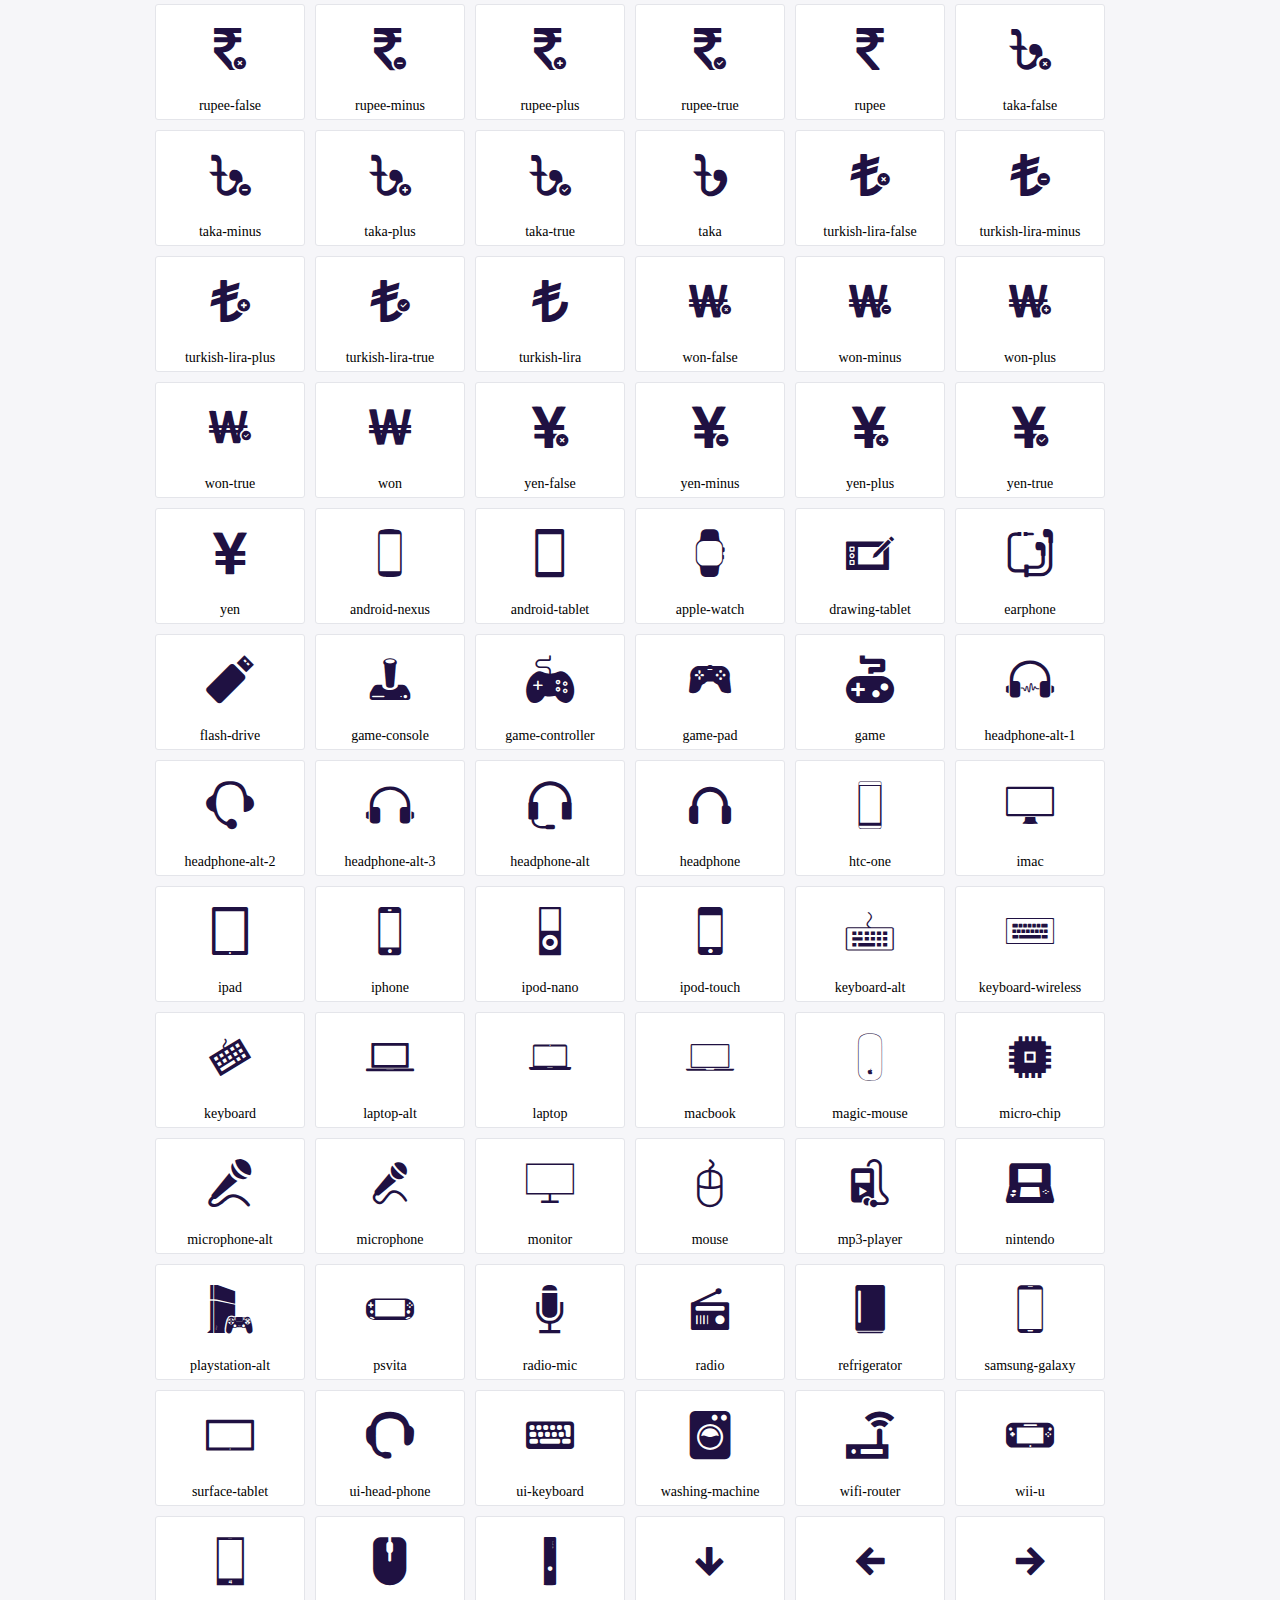
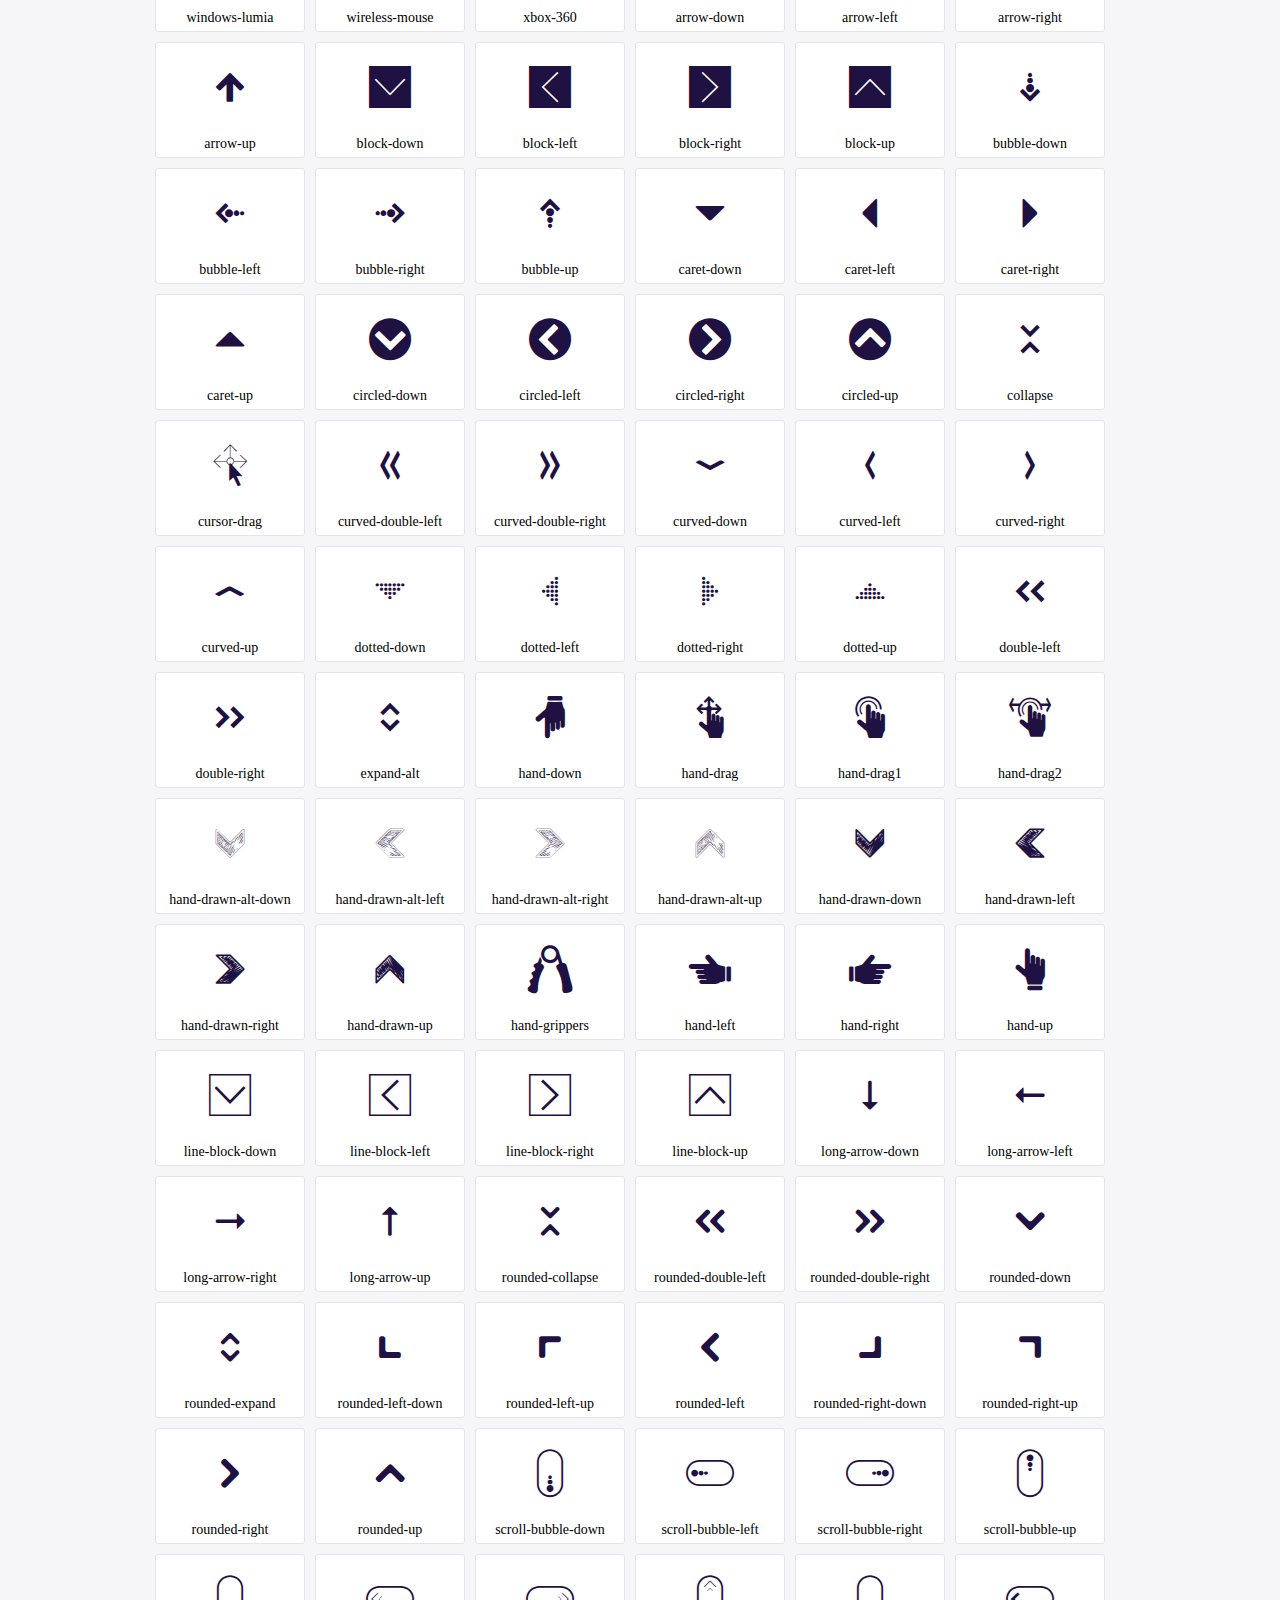
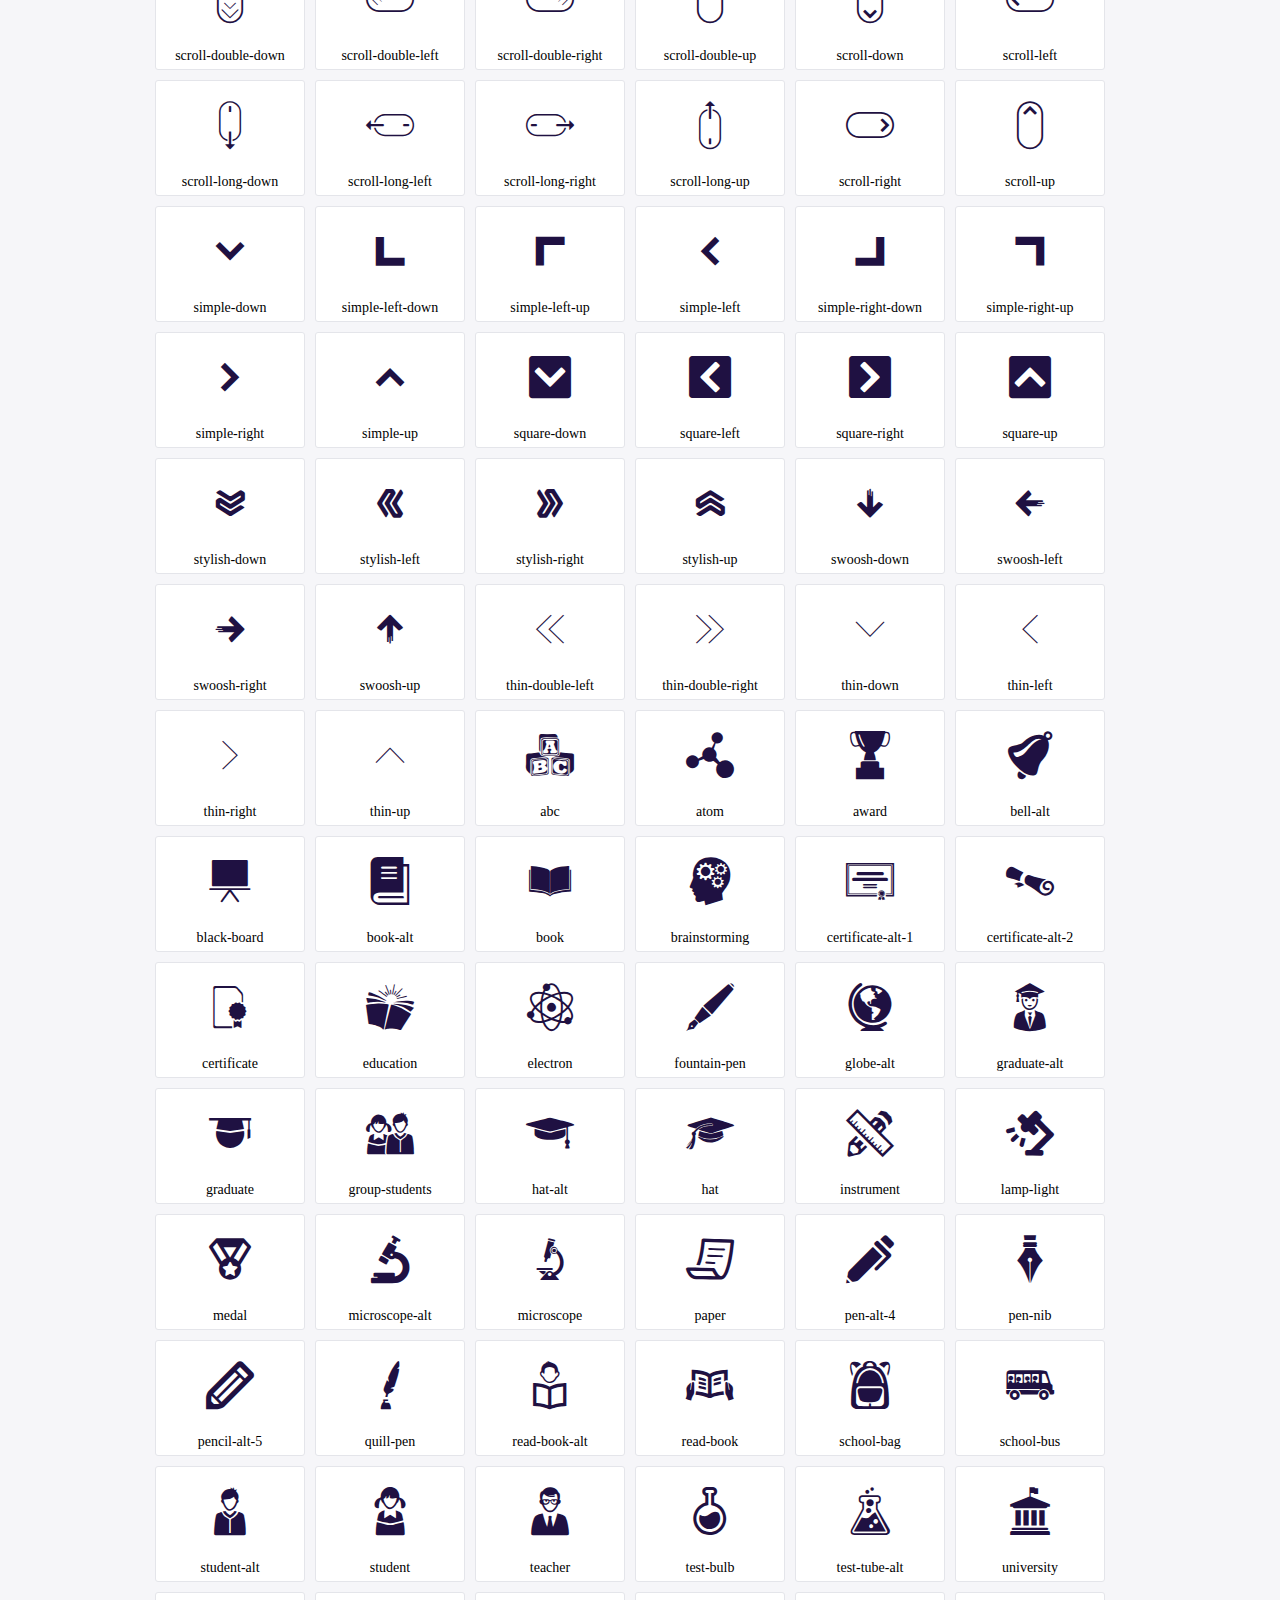
<file: fonts/icofont/demo.html>
<!DOCTYPE html>
	<html>
	<head>
		<meta charset="utf-8">
		<title>Examples | IcoFont</title>
		<link rel="stylesheet" type="text/css" href="./icofont.min.css">
		<style type="text/css">
			body {
				margin: 0;
				padding: 0;
				background: #F6F6F9;
			}
			.header {
				border-bottom: 1px solid #DCDCE1;
				padding: 10px 0;
				margin-bottom: 10px;
			}
			.container {
				width: 980px;
				margin: 0 auto;
			}
			.ico-title {
				font-size: 2em;
			}
			.iconlist {
				margin: 0;
				padding: 0;
				list-style: none;
				text-align: center;
				width: 100%;
				display: flex;
				flex-wrap: wrap;
				flex-direction: row;
			}
			.iconlist li {
				position: relative;
				margin: 5px;
				width: 150px;
				cursor: pointer;
			}
			.iconlist li .icon-holder {
				position: relative;
				text-align: center;
				border-radius: 3px;
				overflow: hidden;
				padding-bottom: 5px;
				background: #ffffff;
				border: 1px solid #E4E5EA;
				transition: all 0.2s linear 0s;
			}
			.iconlist li .icon-holder:hover {
				background: #00C3DA;
				color: #ffffff;
			}
			.iconlist li .icon-holder:hover .icon i {
				color: #ffffff;
			}
			.iconlist li .icon-holder .icon {
				padding: 20px;
				text-align: center;
			}
			.iconlist li .icon-holder .icon i {
				font-size: 3em;
				color: #1F1142;
			}
			.iconlist li .icon-holder span {
				font-size: 14px;
				display: block;
				margin-top: 5px;
				border-radius: 3px;
			}
		</style>
	</head>
	<body>
	<div class="header">
		<div class="container">
			<h1 class="ico-title"> IcoFont Icons </h1>
		</div>
	</div>
	<div class="container">
		<ul class="iconlist">
		
		<li>
			<div class="icon-holder">
				<div class="icon"> 
					<i class="icofont-angry-monster"></i>
				</div> 
				<span> angry-monster </span>
			</div>
		</li>
		
		<li>
			<div class="icon-holder">
				<div class="icon"> 
					<i class="icofont-bathtub"></i>
				</div> 
				<span> bathtub </span>
			</div>
		</li>
		
		<li>
			<div class="icon-holder">
				<div class="icon"> 
					<i class="icofont-bird-wings"></i>
				</div> 
				<span> bird-wings </span>
			</div>
		</li>
		
		<li>
			<div class="icon-holder">
				<div class="icon"> 
					<i class="icofont-bow"></i>
				</div> 
				<span> bow </span>
			</div>
		</li>
		
		<li>
			<div class="icon-holder">
				<div class="icon"> 
					<i class="icofont-castle"></i>
				</div> 
				<span> castle </span>
			</div>
		</li>
		
		<li>
			<div class="icon-holder">
				<div class="icon"> 
					<i class="icofont-circuit"></i>
				</div> 
				<span> circuit </span>
			</div>
		</li>
		
		<li>
			<div class="icon-holder">
				<div class="icon"> 
					<i class="icofont-crown-king"></i>
				</div> 
				<span> crown-king </span>
			</div>
		</li>
		
		<li>
			<div class="icon-holder">
				<div class="icon"> 
					<i class="icofont-crown-queen"></i>
				</div> 
				<span> crown-queen </span>
			</div>
		</li>
		
		<li>
			<div class="icon-holder">
				<div class="icon"> 
					<i class="icofont-dart"></i>
				</div> 
				<span> dart </span>
			</div>
		</li>
		
		<li>
			<div class="icon-holder">
				<div class="icon"> 
					<i class="icofont-disability-race"></i>
				</div> 
				<span> disability-race </span>
			</div>
		</li>
		
		<li>
			<div class="icon-holder">
				<div class="icon"> 
					<i class="icofont-diving-goggle"></i>
				</div> 
				<span> diving-goggle </span>
			</div>
		</li>
		
		<li>
			<div class="icon-holder">
				<div class="icon"> 
					<i class="icofont-eye-open"></i>
				</div> 
				<span> eye-open </span>
			</div>
		</li>
		
		<li>
			<div class="icon-holder">
				<div class="icon"> 
					<i class="icofont-flora-flower"></i>
				</div> 
				<span> flora-flower </span>
			</div>
		</li>
		
		<li>
			<div class="icon-holder">
				<div class="icon"> 
					<i class="icofont-flora"></i>
				</div> 
				<span> flora </span>
			</div>
		</li>
		
		<li>
			<div class="icon-holder">
				<div class="icon"> 
					<i class="icofont-gift-box"></i>
				</div> 
				<span> gift-box </span>
			</div>
		</li>
		
		<li>
			<div class="icon-holder">
				<div class="icon"> 
					<i class="icofont-halloween-pumpkin"></i>
				</div> 
				<span> halloween-pumpkin </span>
			</div>
		</li>
		
		<li>
			<div class="icon-holder">
				<div class="icon"> 
					<i class="icofont-hand-power"></i>
				</div> 
				<span> hand-power </span>
			</div>
		</li>
		
		<li>
			<div class="icon-holder">
				<div class="icon"> 
					<i class="icofont-hand-thunder"></i>
				</div> 
				<span> hand-thunder </span>
			</div>
		</li>
		
		<li>
			<div class="icon-holder">
				<div class="icon"> 
					<i class="icofont-king-monster"></i>
				</div> 
				<span> king-monster </span>
			</div>
		</li>
		
		<li>
			<div class="icon-holder">
				<div class="icon"> 
					<i class="icofont-love"></i>
				</div> 
				<span> love </span>
			</div>
		</li>
		
		<li>
			<div class="icon-holder">
				<div class="icon"> 
					<i class="icofont-magician-hat"></i>
				</div> 
				<span> magician-hat </span>
			</div>
		</li>
		
		<li>
			<div class="icon-holder">
				<div class="icon"> 
					<i class="icofont-native-american"></i>
				</div> 
				<span> native-american </span>
			</div>
		</li>
		
		<li>
			<div class="icon-holder">
				<div class="icon"> 
					<i class="icofont-owl-look"></i>
				</div> 
				<span> owl-look </span>
			</div>
		</li>
		
		<li>
			<div class="icon-holder">
				<div class="icon"> 
					<i class="icofont-phoenix"></i>
				</div> 
				<span> phoenix </span>
			</div>
		</li>
		
		<li>
			<div class="icon-holder">
				<div class="icon"> 
					<i class="icofont-robot-face"></i>
				</div> 
				<span> robot-face </span>
			</div>
		</li>
		
		<li>
			<div class="icon-holder">
				<div class="icon"> 
					<i class="icofont-sand-clock"></i>
				</div> 
				<span> sand-clock </span>
			</div>
		</li>
		
		<li>
			<div class="icon-holder">
				<div class="icon"> 
					<i class="icofont-shield-alt"></i>
				</div> 
				<span> shield-alt </span>
			</div>
		</li>
		
		<li>
			<div class="icon-holder">
				<div class="icon"> 
					<i class="icofont-ship-wheel"></i>
				</div> 
				<span> ship-wheel </span>
			</div>
		</li>
		
		<li>
			<div class="icon-holder">
				<div class="icon"> 
					<i class="icofont-skull-danger"></i>
				</div> 
				<span> skull-danger </span>
			</div>
		</li>
		
		<li>
			<div class="icon-holder">
				<div class="icon"> 
					<i class="icofont-skull-face"></i>
				</div> 
				<span> skull-face </span>
			</div>
		</li>
		
		<li>
			<div class="icon-holder">
				<div class="icon"> 
					<i class="icofont-snowmobile"></i>
				</div> 
				<span> snowmobile </span>
			</div>
		</li>
		
		<li>
			<div class="icon-holder">
				<div class="icon"> 
					<i class="icofont-space-shuttle"></i>
				</div> 
				<span> space-shuttle </span>
			</div>
		</li>
		
		<li>
			<div class="icon-holder">
				<div class="icon"> 
					<i class="icofont-star-shape"></i>
				</div> 
				<span> star-shape </span>
			</div>
		</li>
		
		<li>
			<div class="icon-holder">
				<div class="icon"> 
					<i class="icofont-swirl"></i>
				</div> 
				<span> swirl </span>
			</div>
		</li>
		
		<li>
			<div class="icon-holder">
				<div class="icon"> 
					<i class="icofont-tattoo-wing"></i>
				</div> 
				<span> tattoo-wing </span>
			</div>
		</li>
		
		<li>
			<div class="icon-holder">
				<div class="icon"> 
					<i class="icofont-throne"></i>
				</div> 
				<span> throne </span>
			</div>
		</li>
		
		<li>
			<div class="icon-holder">
				<div class="icon"> 
					<i class="icofont-tree-alt"></i>
				</div> 
				<span> tree-alt </span>
			</div>
		</li>
		
		<li>
			<div class="icon-holder">
				<div class="icon"> 
					<i class="icofont-triangle"></i>
				</div> 
				<span> triangle </span>
			</div>
		</li>
		
		<li>
			<div class="icon-holder">
				<div class="icon"> 
					<i class="icofont-unity-hand"></i>
				</div> 
				<span> unity-hand </span>
			</div>
		</li>
		
		<li>
			<div class="icon-holder">
				<div class="icon"> 
					<i class="icofont-weed"></i>
				</div> 
				<span> weed </span>
			</div>
		</li>
		
		<li>
			<div class="icon-holder">
				<div class="icon"> 
					<i class="icofont-woman-bird"></i>
				</div> 
				<span> woman-bird </span>
			</div>
		</li>
		
		<li>
			<div class="icon-holder">
				<div class="icon"> 
					<i class="icofont-bat"></i>
				</div> 
				<span> bat </span>
			</div>
		</li>
		
		<li>
			<div class="icon-holder">
				<div class="icon"> 
					<i class="icofont-bear-face"></i>
				</div> 
				<span> bear-face </span>
			</div>
		</li>
		
		<li>
			<div class="icon-holder">
				<div class="icon"> 
					<i class="icofont-bear-tracks"></i>
				</div> 
				<span> bear-tracks </span>
			</div>
		</li>
		
		<li>
			<div class="icon-holder">
				<div class="icon"> 
					<i class="icofont-bear"></i>
				</div> 
				<span> bear </span>
			</div>
		</li>
		
		<li>
			<div class="icon-holder">
				<div class="icon"> 
					<i class="icofont-bird-alt"></i>
				</div> 
				<span> bird-alt </span>
			</div>
		</li>
		
		<li>
			<div class="icon-holder">
				<div class="icon"> 
					<i class="icofont-bird-flying"></i>
				</div> 
				<span> bird-flying </span>
			</div>
		</li>
		
		<li>
			<div class="icon-holder">
				<div class="icon"> 
					<i class="icofont-bird"></i>
				</div> 
				<span> bird </span>
			</div>
		</li>
		
		<li>
			<div class="icon-holder">
				<div class="icon"> 
					<i class="icofont-birds"></i>
				</div> 
				<span> birds </span>
			</div>
		</li>
		
		<li>
			<div class="icon-holder">
				<div class="icon"> 
					<i class="icofont-bone"></i>
				</div> 
				<span> bone </span>
			</div>
		</li>
		
		<li>
			<div class="icon-holder">
				<div class="icon"> 
					<i class="icofont-bull"></i>
				</div> 
				<span> bull </span>
			</div>
		</li>
		
		<li>
			<div class="icon-holder">
				<div class="icon"> 
					<i class="icofont-butterfly-alt"></i>
				</div> 
				<span> butterfly-alt </span>
			</div>
		</li>
		
		<li>
			<div class="icon-holder">
				<div class="icon"> 
					<i class="icofont-butterfly"></i>
				</div> 
				<span> butterfly </span>
			</div>
		</li>
		
		<li>
			<div class="icon-holder">
				<div class="icon"> 
					<i class="icofont-camel-alt"></i>
				</div> 
				<span> camel-alt </span>
			</div>
		</li>
		
		<li>
			<div class="icon-holder">
				<div class="icon"> 
					<i class="icofont-camel-head"></i>
				</div> 
				<span> camel-head </span>
			</div>
		</li>
		
		<li>
			<div class="icon-holder">
				<div class="icon"> 
					<i class="icofont-camel"></i>
				</div> 
				<span> camel </span>
			</div>
		</li>
		
		<li>
			<div class="icon-holder">
				<div class="icon"> 
					<i class="icofont-cat-alt-1"></i>
				</div> 
				<span> cat-alt-1 </span>
			</div>
		</li>
		
		<li>
			<div class="icon-holder">
				<div class="icon"> 
					<i class="icofont-cat-alt-2"></i>
				</div> 
				<span> cat-alt-2 </span>
			</div>
		</li>
		
		<li>
			<div class="icon-holder">
				<div class="icon"> 
					<i class="icofont-cat-alt-3"></i>
				</div> 
				<span> cat-alt-3 </span>
			</div>
		</li>
		
		<li>
			<div class="icon-holder">
				<div class="icon"> 
					<i class="icofont-cat-dog"></i>
				</div> 
				<span> cat-dog </span>
			</div>
		</li>
		
		<li>
			<div class="icon-holder">
				<div class="icon"> 
					<i class="icofont-cat-face"></i>
				</div> 
				<span> cat-face </span>
			</div>
		</li>
		
		<li>
			<div class="icon-holder">
				<div class="icon"> 
					<i class="icofont-cat"></i>
				</div> 
				<span> cat </span>
			</div>
		</li>
		
		<li>
			<div class="icon-holder">
				<div class="icon"> 
					<i class="icofont-cow-head"></i>
				</div> 
				<span> cow-head </span>
			</div>
		</li>
		
		<li>
			<div class="icon-holder">
				<div class="icon"> 
					<i class="icofont-cow"></i>
				</div> 
				<span> cow </span>
			</div>
		</li>
		
		<li>
			<div class="icon-holder">
				<div class="icon"> 
					<i class="icofont-crab"></i>
				</div> 
				<span> crab </span>
			</div>
		</li>
		
		<li>
			<div class="icon-holder">
				<div class="icon"> 
					<i class="icofont-crocodile"></i>
				</div> 
				<span> crocodile </span>
			</div>
		</li>
		
		<li>
			<div class="icon-holder">
				<div class="icon"> 
					<i class="icofont-deer-head"></i>
				</div> 
				<span> deer-head </span>
			</div>
		</li>
		
		<li>
			<div class="icon-holder">
				<div class="icon"> 
					<i class="icofont-dog-alt"></i>
				</div> 
				<span> dog-alt </span>
			</div>
		</li>
		
		<li>
			<div class="icon-holder">
				<div class="icon"> 
					<i class="icofont-dog-barking"></i>
				</div> 
				<span> dog-barking </span>
			</div>
		</li>
		
		<li>
			<div class="icon-holder">
				<div class="icon"> 
					<i class="icofont-dog"></i>
				</div> 
				<span> dog </span>
			</div>
		</li>
		
		<li>
			<div class="icon-holder">
				<div class="icon"> 
					<i class="icofont-dolphin"></i>
				</div> 
				<span> dolphin </span>
			</div>
		</li>
		
		<li>
			<div class="icon-holder">
				<div class="icon"> 
					<i class="icofont-duck-tracks"></i>
				</div> 
				<span> duck-tracks </span>
			</div>
		</li>
		
		<li>
			<div class="icon-holder">
				<div class="icon"> 
					<i class="icofont-eagle-head"></i>
				</div> 
				<span> eagle-head </span>
			</div>
		</li>
		
		<li>
			<div class="icon-holder">
				<div class="icon"> 
					<i class="icofont-eaten-fish"></i>
				</div> 
				<span> eaten-fish </span>
			</div>
		</li>
		
		<li>
			<div class="icon-holder">
				<div class="icon"> 
					<i class="icofont-elephant-alt"></i>
				</div> 
				<span> elephant-alt </span>
			</div>
		</li>
		
		<li>
			<div class="icon-holder">
				<div class="icon"> 
					<i class="icofont-elephant-head-alt"></i>
				</div> 
				<span> elephant-head-alt </span>
			</div>
		</li>
		
		<li>
			<div class="icon-holder">
				<div class="icon"> 
					<i class="icofont-elephant-head"></i>
				</div> 
				<span> elephant-head </span>
			</div>
		</li>
		
		<li>
			<div class="icon-holder">
				<div class="icon"> 
					<i class="icofont-elephant"></i>
				</div> 
				<span> elephant </span>
			</div>
		</li>
		
		<li>
			<div class="icon-holder">
				<div class="icon"> 
					<i class="icofont-elk"></i>
				</div> 
				<span> elk </span>
			</div>
		</li>
		
		<li>
			<div class="icon-holder">
				<div class="icon"> 
					<i class="icofont-fish-1"></i>
				</div> 
				<span> fish-1 </span>
			</div>
		</li>
		
		<li>
			<div class="icon-holder">
				<div class="icon"> 
					<i class="icofont-fish-2"></i>
				</div> 
				<span> fish-2 </span>
			</div>
		</li>
		
		<li>
			<div class="icon-holder">
				<div class="icon"> 
					<i class="icofont-fish-3"></i>
				</div> 
				<span> fish-3 </span>
			</div>
		</li>
		
		<li>
			<div class="icon-holder">
				<div class="icon"> 
					<i class="icofont-fish-4"></i>
				</div> 
				<span> fish-4 </span>
			</div>
		</li>
		
		<li>
			<div class="icon-holder">
				<div class="icon"> 
					<i class="icofont-fish-5"></i>
				</div> 
				<span> fish-5 </span>
			</div>
		</li>
		
		<li>
			<div class="icon-holder">
				<div class="icon"> 
					<i class="icofont-fish"></i>
				</div> 
				<span> fish </span>
			</div>
		</li>
		
		<li>
			<div class="icon-holder">
				<div class="icon"> 
					<i class="icofont-fox-alt"></i>
				</div> 
				<span> fox-alt </span>
			</div>
		</li>
		
		<li>
			<div class="icon-holder">
				<div class="icon"> 
					<i class="icofont-fox"></i>
				</div> 
				<span> fox </span>
			</div>
		</li>
		
		<li>
			<div class="icon-holder">
				<div class="icon"> 
					<i class="icofont-frog-tracks"></i>
				</div> 
				<span> frog-tracks </span>
			</div>
		</li>
		
		<li>
			<div class="icon-holder">
				<div class="icon"> 
					<i class="icofont-frog"></i>
				</div> 
				<span> frog </span>
			</div>
		</li>
		
		<li>
			<div class="icon-holder">
				<div class="icon"> 
					<i class="icofont-froggy"></i>
				</div> 
				<span> froggy </span>
			</div>
		</li>
		
		<li>
			<div class="icon-holder">
				<div class="icon"> 
					<i class="icofont-giraffe-head-1"></i>
				</div> 
				<span> giraffe-head-1 </span>
			</div>
		</li>
		
		<li>
			<div class="icon-holder">
				<div class="icon"> 
					<i class="icofont-giraffe-head-2"></i>
				</div> 
				<span> giraffe-head-2 </span>
			</div>
		</li>
		
		<li>
			<div class="icon-holder">
				<div class="icon"> 
					<i class="icofont-giraffe-head"></i>
				</div> 
				<span> giraffe-head </span>
			</div>
		</li>
		
		<li>
			<div class="icon-holder">
				<div class="icon"> 
					<i class="icofont-giraffe"></i>
				</div> 
				<span> giraffe </span>
			</div>
		</li>
		
		<li>
			<div class="icon-holder">
				<div class="icon"> 
					<i class="icofont-goat-head"></i>
				</div> 
				<span> goat-head </span>
			</div>
		</li>
		
		<li>
			<div class="icon-holder">
				<div class="icon"> 
					<i class="icofont-gorilla"></i>
				</div> 
				<span> gorilla </span>
			</div>
		</li>
		
		<li>
			<div class="icon-holder">
				<div class="icon"> 
					<i class="icofont-hen-tracks"></i>
				</div> 
				<span> hen-tracks </span>
			</div>
		</li>
		
		<li>
			<div class="icon-holder">
				<div class="icon"> 
					<i class="icofont-horse-head-1"></i>
				</div> 
				<span> horse-head-1 </span>
			</div>
		</li>
		
		<li>
			<div class="icon-holder">
				<div class="icon"> 
					<i class="icofont-horse-head-2"></i>
				</div> 
				<span> horse-head-2 </span>
			</div>
		</li>
		
		<li>
			<div class="icon-holder">
				<div class="icon"> 
					<i class="icofont-horse-head"></i>
				</div> 
				<span> horse-head </span>
			</div>
		</li>
		
		<li>
			<div class="icon-holder">
				<div class="icon"> 
					<i class="icofont-horse-tracks"></i>
				</div> 
				<span> horse-tracks </span>
			</div>
		</li>
		
		<li>
			<div class="icon-holder">
				<div class="icon"> 
					<i class="icofont-jellyfish"></i>
				</div> 
				<span> jellyfish </span>
			</div>
		</li>
		
		<li>
			<div class="icon-holder">
				<div class="icon"> 
					<i class="icofont-kangaroo"></i>
				</div> 
				<span> kangaroo </span>
			</div>
		</li>
		
		<li>
			<div class="icon-holder">
				<div class="icon"> 
					<i class="icofont-lemur"></i>
				</div> 
				<span> lemur </span>
			</div>
		</li>
		
		<li>
			<div class="icon-holder">
				<div class="icon"> 
					<i class="icofont-lion-head-1"></i>
				</div> 
				<span> lion-head-1 </span>
			</div>
		</li>
		
		<li>
			<div class="icon-holder">
				<div class="icon"> 
					<i class="icofont-lion-head-2"></i>
				</div> 
				<span> lion-head-2 </span>
			</div>
		</li>
		
		<li>
			<div class="icon-holder">
				<div class="icon"> 
					<i class="icofont-lion-head"></i>
				</div> 
				<span> lion-head </span>
			</div>
		</li>
		
		<li>
			<div class="icon-holder">
				<div class="icon"> 
					<i class="icofont-lion"></i>
				</div> 
				<span> lion </span>
			</div>
		</li>
		
		<li>
			<div class="icon-holder">
				<div class="icon"> 
					<i class="icofont-monkey-2"></i>
				</div> 
				<span> monkey-2 </span>
			</div>
		</li>
		
		<li>
			<div class="icon-holder">
				<div class="icon"> 
					<i class="icofont-monkey-3"></i>
				</div> 
				<span> monkey-3 </span>
			</div>
		</li>
		
		<li>
			<div class="icon-holder">
				<div class="icon"> 
					<i class="icofont-monkey-face"></i>
				</div> 
				<span> monkey-face </span>
			</div>
		</li>
		
		<li>
			<div class="icon-holder">
				<div class="icon"> 
					<i class="icofont-monkey"></i>
				</div> 
				<span> monkey </span>
			</div>
		</li>
		
		<li>
			<div class="icon-holder">
				<div class="icon"> 
					<i class="icofont-octopus-alt"></i>
				</div> 
				<span> octopus-alt </span>
			</div>
		</li>
		
		<li>
			<div class="icon-holder">
				<div class="icon"> 
					<i class="icofont-octopus"></i>
				</div> 
				<span> octopus </span>
			</div>
		</li>
		
		<li>
			<div class="icon-holder">
				<div class="icon"> 
					<i class="icofont-owl"></i>
				</div> 
				<span> owl </span>
			</div>
		</li>
		
		<li>
			<div class="icon-holder">
				<div class="icon"> 
					<i class="icofont-panda-face"></i>
				</div> 
				<span> panda-face </span>
			</div>
		</li>
		
		<li>
			<div class="icon-holder">
				<div class="icon"> 
					<i class="icofont-panda"></i>
				</div> 
				<span> panda </span>
			</div>
		</li>
		
		<li>
			<div class="icon-holder">
				<div class="icon"> 
					<i class="icofont-panther"></i>
				</div> 
				<span> panther </span>
			</div>
		</li>
		
		<li>
			<div class="icon-holder">
				<div class="icon"> 
					<i class="icofont-parrot-lip"></i>
				</div> 
				<span> parrot-lip </span>
			</div>
		</li>
		
		<li>
			<div class="icon-holder">
				<div class="icon"> 
					<i class="icofont-parrot"></i>
				</div> 
				<span> parrot </span>
			</div>
		</li>
		
		<li>
			<div class="icon-holder">
				<div class="icon"> 
					<i class="icofont-paw"></i>
				</div> 
				<span> paw </span>
			</div>
		</li>
		
		<li>
			<div class="icon-holder">
				<div class="icon"> 
					<i class="icofont-pelican"></i>
				</div> 
				<span> pelican </span>
			</div>
		</li>
		
		<li>
			<div class="icon-holder">
				<div class="icon"> 
					<i class="icofont-penguin"></i>
				</div> 
				<span> penguin </span>
			</div>
		</li>
		
		<li>
			<div class="icon-holder">
				<div class="icon"> 
					<i class="icofont-pig-face"></i>
				</div> 
				<span> pig-face </span>
			</div>
		</li>
		
		<li>
			<div class="icon-holder">
				<div class="icon"> 
					<i class="icofont-pig"></i>
				</div> 
				<span> pig </span>
			</div>
		</li>
		
		<li>
			<div class="icon-holder">
				<div class="icon"> 
					<i class="icofont-pigeon-1"></i>
				</div> 
				<span> pigeon-1 </span>
			</div>
		</li>
		
		<li>
			<div class="icon-holder">
				<div class="icon"> 
					<i class="icofont-pigeon-2"></i>
				</div> 
				<span> pigeon-2 </span>
			</div>
		</li>
		
		<li>
			<div class="icon-holder">
				<div class="icon"> 
					<i class="icofont-pigeon"></i>
				</div> 
				<span> pigeon </span>
			</div>
		</li>
		
		<li>
			<div class="icon-holder">
				<div class="icon"> 
					<i class="icofont-rabbit"></i>
				</div> 
				<span> rabbit </span>
			</div>
		</li>
		
		<li>
			<div class="icon-holder">
				<div class="icon"> 
					<i class="icofont-rat"></i>
				</div> 
				<span> rat </span>
			</div>
		</li>
		
		<li>
			<div class="icon-holder">
				<div class="icon"> 
					<i class="icofont-rhino-head"></i>
				</div> 
				<span> rhino-head </span>
			</div>
		</li>
		
		<li>
			<div class="icon-holder">
				<div class="icon"> 
					<i class="icofont-rhino"></i>
				</div> 
				<span> rhino </span>
			</div>
		</li>
		
		<li>
			<div class="icon-holder">
				<div class="icon"> 
					<i class="icofont-rooster"></i>
				</div> 
				<span> rooster </span>
			</div>
		</li>
		
		<li>
			<div class="icon-holder">
				<div class="icon"> 
					<i class="icofont-seahorse"></i>
				</div> 
				<span> seahorse </span>
			</div>
		</li>
		
		<li>
			<div class="icon-holder">
				<div class="icon"> 
					<i class="icofont-seal"></i>
				</div> 
				<span> seal </span>
			</div>
		</li>
		
		<li>
			<div class="icon-holder">
				<div class="icon"> 
					<i class="icofont-shrimp-alt"></i>
				</div> 
				<span> shrimp-alt </span>
			</div>
		</li>
		
		<li>
			<div class="icon-holder">
				<div class="icon"> 
					<i class="icofont-shrimp"></i>
				</div> 
				<span> shrimp </span>
			</div>
		</li>
		
		<li>
			<div class="icon-holder">
				<div class="icon"> 
					<i class="icofont-snail-1"></i>
				</div> 
				<span> snail-1 </span>
			</div>
		</li>
		
		<li>
			<div class="icon-holder">
				<div class="icon"> 
					<i class="icofont-snail-2"></i>
				</div> 
				<span> snail-2 </span>
			</div>
		</li>
		
		<li>
			<div class="icon-holder">
				<div class="icon"> 
					<i class="icofont-snail-3"></i>
				</div> 
				<span> snail-3 </span>
			</div>
		</li>
		
		<li>
			<div class="icon-holder">
				<div class="icon"> 
					<i class="icofont-snail"></i>
				</div> 
				<span> snail </span>
			</div>
		</li>
		
		<li>
			<div class="icon-holder">
				<div class="icon"> 
					<i class="icofont-snake"></i>
				</div> 
				<span> snake </span>
			</div>
		</li>
		
		<li>
			<div class="icon-holder">
				<div class="icon"> 
					<i class="icofont-squid"></i>
				</div> 
				<span> squid </span>
			</div>
		</li>
		
		<li>
			<div class="icon-holder">
				<div class="icon"> 
					<i class="icofont-squirrel"></i>
				</div> 
				<span> squirrel </span>
			</div>
		</li>
		
		<li>
			<div class="icon-holder">
				<div class="icon"> 
					<i class="icofont-tiger-face"></i>
				</div> 
				<span> tiger-face </span>
			</div>
		</li>
		
		<li>
			<div class="icon-holder">
				<div class="icon"> 
					<i class="icofont-tiger"></i>
				</div> 
				<span> tiger </span>
			</div>
		</li>
		
		<li>
			<div class="icon-holder">
				<div class="icon"> 
					<i class="icofont-turtle"></i>
				</div> 
				<span> turtle </span>
			</div>
		</li>
		
		<li>
			<div class="icon-holder">
				<div class="icon"> 
					<i class="icofont-whale"></i>
				</div> 
				<span> whale </span>
			</div>
		</li>
		
		<li>
			<div class="icon-holder">
				<div class="icon"> 
					<i class="icofont-woodpecker"></i>
				</div> 
				<span> woodpecker </span>
			</div>
		</li>
		
		<li>
			<div class="icon-holder">
				<div class="icon"> 
					<i class="icofont-zebra"></i>
				</div> 
				<span> zebra </span>
			</div>
		</li>
		
		<li>
			<div class="icon-holder">
				<div class="icon"> 
					<i class="icofont-brand-acer"></i>
				</div> 
				<span> brand-acer </span>
			</div>
		</li>
		
		<li>
			<div class="icon-holder">
				<div class="icon"> 
					<i class="icofont-brand-adidas"></i>
				</div> 
				<span> brand-adidas </span>
			</div>
		</li>
		
		<li>
			<div class="icon-holder">
				<div class="icon"> 
					<i class="icofont-brand-adobe"></i>
				</div> 
				<span> brand-adobe </span>
			</div>
		</li>
		
		<li>
			<div class="icon-holder">
				<div class="icon"> 
					<i class="icofont-brand-air-new-zealand"></i>
				</div> 
				<span> brand-air-new-zealand </span>
			</div>
		</li>
		
		<li>
			<div class="icon-holder">
				<div class="icon"> 
					<i class="icofont-brand-airbnb"></i>
				</div> 
				<span> brand-airbnb </span>
			</div>
		</li>
		
		<li>
			<div class="icon-holder">
				<div class="icon"> 
					<i class="icofont-brand-aircell"></i>
				</div> 
				<span> brand-aircell </span>
			</div>
		</li>
		
		<li>
			<div class="icon-holder">
				<div class="icon"> 
					<i class="icofont-brand-airtel"></i>
				</div> 
				<span> brand-airtel </span>
			</div>
		</li>
		
		<li>
			<div class="icon-holder">
				<div class="icon"> 
					<i class="icofont-brand-alcatel"></i>
				</div> 
				<span> brand-alcatel </span>
			</div>
		</li>
		
		<li>
			<div class="icon-holder">
				<div class="icon"> 
					<i class="icofont-brand-alibaba"></i>
				</div> 
				<span> brand-alibaba </span>
			</div>
		</li>
		
		<li>
			<div class="icon-holder">
				<div class="icon"> 
					<i class="icofont-brand-aliexpress"></i>
				</div> 
				<span> brand-aliexpress </span>
			</div>
		</li>
		
		<li>
			<div class="icon-holder">
				<div class="icon"> 
					<i class="icofont-brand-alipay"></i>
				</div> 
				<span> brand-alipay </span>
			</div>
		</li>
		
		<li>
			<div class="icon-holder">
				<div class="icon"> 
					<i class="icofont-brand-amazon"></i>
				</div> 
				<span> brand-amazon </span>
			</div>
		</li>
		
		<li>
			<div class="icon-holder">
				<div class="icon"> 
					<i class="icofont-brand-amd"></i>
				</div> 
				<span> brand-amd </span>
			</div>
		</li>
		
		<li>
			<div class="icon-holder">
				<div class="icon"> 
					<i class="icofont-brand-american-airlines"></i>
				</div> 
				<span> brand-american-airlines </span>
			</div>
		</li>
		
		<li>
			<div class="icon-holder">
				<div class="icon"> 
					<i class="icofont-brand-android-robot"></i>
				</div> 
				<span> brand-android-robot </span>
			</div>
		</li>
		
		<li>
			<div class="icon-holder">
				<div class="icon"> 
					<i class="icofont-brand-android"></i>
				</div> 
				<span> brand-android </span>
			</div>
		</li>
		
		<li>
			<div class="icon-holder">
				<div class="icon"> 
					<i class="icofont-brand-aol"></i>
				</div> 
				<span> brand-aol </span>
			</div>
		</li>
		
		<li>
			<div class="icon-holder">
				<div class="icon"> 
					<i class="icofont-brand-apple"></i>
				</div> 
				<span> brand-apple </span>
			</div>
		</li>
		
		<li>
			<div class="icon-holder">
				<div class="icon"> 
					<i class="icofont-brand-appstore"></i>
				</div> 
				<span> brand-appstore </span>
			</div>
		</li>
		
		<li>
			<div class="icon-holder">
				<div class="icon"> 
					<i class="icofont-brand-asus"></i>
				</div> 
				<span> brand-asus </span>
			</div>
		</li>
		
		<li>
			<div class="icon-holder">
				<div class="icon"> 
					<i class="icofont-brand-ati"></i>
				</div> 
				<span> brand-ati </span>
			</div>
		</li>
		
		<li>
			<div class="icon-holder">
				<div class="icon"> 
					<i class="icofont-brand-att"></i>
				</div> 
				<span> brand-att </span>
			</div>
		</li>
		
		<li>
			<div class="icon-holder">
				<div class="icon"> 
					<i class="icofont-brand-audi"></i>
				</div> 
				<span> brand-audi </span>
			</div>
		</li>
		
		<li>
			<div class="icon-holder">
				<div class="icon"> 
					<i class="icofont-brand-axiata"></i>
				</div> 
				<span> brand-axiata </span>
			</div>
		</li>
		
		<li>
			<div class="icon-holder">
				<div class="icon"> 
					<i class="icofont-brand-bada"></i>
				</div> 
				<span> brand-bada </span>
			</div>
		</li>
		
		<li>
			<div class="icon-holder">
				<div class="icon"> 
					<i class="icofont-brand-bbc"></i>
				</div> 
				<span> brand-bbc </span>
			</div>
		</li>
		
		<li>
			<div class="icon-holder">
				<div class="icon"> 
					<i class="icofont-brand-bing"></i>
				</div> 
				<span> brand-bing </span>
			</div>
		</li>
		
		<li>
			<div class="icon-holder">
				<div class="icon"> 
					<i class="icofont-brand-blackberry"></i>
				</div> 
				<span> brand-blackberry </span>
			</div>
		</li>
		
		<li>
			<div class="icon-holder">
				<div class="icon"> 
					<i class="icofont-brand-bmw"></i>
				</div> 
				<span> brand-bmw </span>
			</div>
		</li>
		
		<li>
			<div class="icon-holder">
				<div class="icon"> 
					<i class="icofont-brand-box"></i>
				</div> 
				<span> brand-box </span>
			</div>
		</li>
		
		<li>
			<div class="icon-holder">
				<div class="icon"> 
					<i class="icofont-brand-burger-king"></i>
				</div> 
				<span> brand-burger-king </span>
			</div>
		</li>
		
		<li>
			<div class="icon-holder">
				<div class="icon"> 
					<i class="icofont-brand-business-insider"></i>
				</div> 
				<span> brand-business-insider </span>
			</div>
		</li>
		
		<li>
			<div class="icon-holder">
				<div class="icon"> 
					<i class="icofont-brand-buzzfeed"></i>
				</div> 
				<span> brand-buzzfeed </span>
			</div>
		</li>
		
		<li>
			<div class="icon-holder">
				<div class="icon"> 
					<i class="icofont-brand-cannon"></i>
				</div> 
				<span> brand-cannon </span>
			</div>
		</li>
		
		<li>
			<div class="icon-holder">
				<div class="icon"> 
					<i class="icofont-brand-casio"></i>
				</div> 
				<span> brand-casio </span>
			</div>
		</li>
		
		<li>
			<div class="icon-holder">
				<div class="icon"> 
					<i class="icofont-brand-china-mobile"></i>
				</div> 
				<span> brand-china-mobile </span>
			</div>
		</li>
		
		<li>
			<div class="icon-holder">
				<div class="icon"> 
					<i class="icofont-brand-china-telecom"></i>
				</div> 
				<span> brand-china-telecom </span>
			</div>
		</li>
		
		<li>
			<div class="icon-holder">
				<div class="icon"> 
					<i class="icofont-brand-china-unicom"></i>
				</div> 
				<span> brand-china-unicom </span>
			</div>
		</li>
		
		<li>
			<div class="icon-holder">
				<div class="icon"> 
					<i class="icofont-brand-cisco"></i>
				</div> 
				<span> brand-cisco </span>
			</div>
		</li>
		
		<li>
			<div class="icon-holder">
				<div class="icon"> 
					<i class="icofont-brand-citibank"></i>
				</div> 
				<span> brand-citibank </span>
			</div>
		</li>
		
		<li>
			<div class="icon-holder">
				<div class="icon"> 
					<i class="icofont-brand-cnet"></i>
				</div> 
				<span> brand-cnet </span>
			</div>
		</li>
		
		<li>
			<div class="icon-holder">
				<div class="icon"> 
					<i class="icofont-brand-cnn"></i>
				</div> 
				<span> brand-cnn </span>
			</div>
		</li>
		
		<li>
			<div class="icon-holder">
				<div class="icon"> 
					<i class="icofont-brand-cocal-cola"></i>
				</div> 
				<span> brand-cocal-cola </span>
			</div>
		</li>
		
		<li>
			<div class="icon-holder">
				<div class="icon"> 
					<i class="icofont-brand-compaq"></i>
				</div> 
				<span> brand-compaq </span>
			</div>
		</li>
		
		<li>
			<div class="icon-holder">
				<div class="icon"> 
					<i class="icofont-brand-debian"></i>
				</div> 
				<span> brand-debian </span>
			</div>
		</li>
		
		<li>
			<div class="icon-holder">
				<div class="icon"> 
					<i class="icofont-brand-delicious"></i>
				</div> 
				<span> brand-delicious </span>
			</div>
		</li>
		
		<li>
			<div class="icon-holder">
				<div class="icon"> 
					<i class="icofont-brand-dell"></i>
				</div> 
				<span> brand-dell </span>
			</div>
		</li>
		
		<li>
			<div class="icon-holder">
				<div class="icon"> 
					<i class="icofont-brand-designbump"></i>
				</div> 
				<span> brand-designbump </span>
			</div>
		</li>
		
		<li>
			<div class="icon-holder">
				<div class="icon"> 
					<i class="icofont-brand-designfloat"></i>
				</div> 
				<span> brand-designfloat </span>
			</div>
		</li>
		
		<li>
			<div class="icon-holder">
				<div class="icon"> 
					<i class="icofont-brand-disney"></i>
				</div> 
				<span> brand-disney </span>
			</div>
		</li>
		
		<li>
			<div class="icon-holder">
				<div class="icon"> 
					<i class="icofont-brand-dodge"></i>
				</div> 
				<span> brand-dodge </span>
			</div>
		</li>
		
		<li>
			<div class="icon-holder">
				<div class="icon"> 
					<i class="icofont-brand-dove"></i>
				</div> 
				<span> brand-dove </span>
			</div>
		</li>
		
		<li>
			<div class="icon-holder">
				<div class="icon"> 
					<i class="icofont-brand-drupal"></i>
				</div> 
				<span> brand-drupal </span>
			</div>
		</li>
		
		<li>
			<div class="icon-holder">
				<div class="icon"> 
					<i class="icofont-brand-ebay"></i>
				</div> 
				<span> brand-ebay </span>
			</div>
		</li>
		
		<li>
			<div class="icon-holder">
				<div class="icon"> 
					<i class="icofont-brand-eleven"></i>
				</div> 
				<span> brand-eleven </span>
			</div>
		</li>
		
		<li>
			<div class="icon-holder">
				<div class="icon"> 
					<i class="icofont-brand-emirates"></i>
				</div> 
				<span> brand-emirates </span>
			</div>
		</li>
		
		<li>
			<div class="icon-holder">
				<div class="icon"> 
					<i class="icofont-brand-espn"></i>
				</div> 
				<span> brand-espn </span>
			</div>
		</li>
		
		<li>
			<div class="icon-holder">
				<div class="icon"> 
					<i class="icofont-brand-etihad-airways"></i>
				</div> 
				<span> brand-etihad-airways </span>
			</div>
		</li>
		
		<li>
			<div class="icon-holder">
				<div class="icon"> 
					<i class="icofont-brand-etisalat"></i>
				</div> 
				<span> brand-etisalat </span>
			</div>
		</li>
		
		<li>
			<div class="icon-holder">
				<div class="icon"> 
					<i class="icofont-brand-etsy"></i>
				</div> 
				<span> brand-etsy </span>
			</div>
		</li>
		
		<li>
			<div class="icon-holder">
				<div class="icon"> 
					<i class="icofont-brand-fastrack"></i>
				</div> 
				<span> brand-fastrack </span>
			</div>
		</li>
		
		<li>
			<div class="icon-holder">
				<div class="icon"> 
					<i class="icofont-brand-fedex"></i>
				</div> 
				<span> brand-fedex </span>
			</div>
		</li>
		
		<li>
			<div class="icon-holder">
				<div class="icon"> 
					<i class="icofont-brand-ferrari"></i>
				</div> 
				<span> brand-ferrari </span>
			</div>
		</li>
		
		<li>
			<div class="icon-holder">
				<div class="icon"> 
					<i class="icofont-brand-fitbit"></i>
				</div> 
				<span> brand-fitbit </span>
			</div>
		</li>
		
		<li>
			<div class="icon-holder">
				<div class="icon"> 
					<i class="icofont-brand-flikr"></i>
				</div> 
				<span> brand-flikr </span>
			</div>
		</li>
		
		<li>
			<div class="icon-holder">
				<div class="icon"> 
					<i class="icofont-brand-forbes"></i>
				</div> 
				<span> brand-forbes </span>
			</div>
		</li>
		
		<li>
			<div class="icon-holder">
				<div class="icon"> 
					<i class="icofont-brand-foursquare"></i>
				</div> 
				<span> brand-foursquare </span>
			</div>
		</li>
		
		<li>
			<div class="icon-holder">
				<div class="icon"> 
					<i class="icofont-brand-foxconn"></i>
				</div> 
				<span> brand-foxconn </span>
			</div>
		</li>
		
		<li>
			<div class="icon-holder">
				<div class="icon"> 
					<i class="icofont-brand-fujitsu"></i>
				</div> 
				<span> brand-fujitsu </span>
			</div>
		</li>
		
		<li>
			<div class="icon-holder">
				<div class="icon"> 
					<i class="icofont-brand-general-electric"></i>
				</div> 
				<span> brand-general-electric </span>
			</div>
		</li>
		
		<li>
			<div class="icon-holder">
				<div class="icon"> 
					<i class="icofont-brand-gillette"></i>
				</div> 
				<span> brand-gillette </span>
			</div>
		</li>
		
		<li>
			<div class="icon-holder">
				<div class="icon"> 
					<i class="icofont-brand-gizmodo"></i>
				</div> 
				<span> brand-gizmodo </span>
			</div>
		</li>
		
		<li>
			<div class="icon-holder">
				<div class="icon"> 
					<i class="icofont-brand-gnome"></i>
				</div> 
				<span> brand-gnome </span>
			</div>
		</li>
		
		<li>
			<div class="icon-holder">
				<div class="icon"> 
					<i class="icofont-brand-google"></i>
				</div> 
				<span> brand-google </span>
			</div>
		</li>
		
		<li>
			<div class="icon-holder">
				<div class="icon"> 
					<i class="icofont-brand-gopro"></i>
				</div> 
				<span> brand-gopro </span>
			</div>
		</li>
		
		<li>
			<div class="icon-holder">
				<div class="icon"> 
					<i class="icofont-brand-gucci"></i>
				</div> 
				<span> brand-gucci </span>
			</div>
		</li>
		
		<li>
			<div class="icon-holder">
				<div class="icon"> 
					<i class="icofont-brand-hallmark"></i>
				</div> 
				<span> brand-hallmark </span>
			</div>
		</li>
		
		<li>
			<div class="icon-holder">
				<div class="icon"> 
					<i class="icofont-brand-hi5"></i>
				</div> 
				<span> brand-hi5 </span>
			</div>
		</li>
		
		<li>
			<div class="icon-holder">
				<div class="icon"> 
					<i class="icofont-brand-honda"></i>
				</div> 
				<span> brand-honda </span>
			</div>
		</li>
		
		<li>
			<div class="icon-holder">
				<div class="icon"> 
					<i class="icofont-brand-hp"></i>
				</div> 
				<span> brand-hp </span>
			</div>
		</li>
		
		<li>
			<div class="icon-holder">
				<div class="icon"> 
					<i class="icofont-brand-hsbc"></i>
				</div> 
				<span> brand-hsbc </span>
			</div>
		</li>
		
		<li>
			<div class="icon-holder">
				<div class="icon"> 
					<i class="icofont-brand-htc"></i>
				</div> 
				<span> brand-htc </span>
			</div>
		</li>
		
		<li>
			<div class="icon-holder">
				<div class="icon"> 
					<i class="icofont-brand-huawei"></i>
				</div> 
				<span> brand-huawei </span>
			</div>
		</li>
		
		<li>
			<div class="icon-holder">
				<div class="icon"> 
					<i class="icofont-brand-hulu"></i>
				</div> 
				<span> brand-hulu </span>
			</div>
		</li>
		
		<li>
			<div class="icon-holder">
				<div class="icon"> 
					<i class="icofont-brand-hyundai"></i>
				</div> 
				<span> brand-hyundai </span>
			</div>
		</li>
		
		<li>
			<div class="icon-holder">
				<div class="icon"> 
					<i class="icofont-brand-ibm"></i>
				</div> 
				<span> brand-ibm </span>
			</div>
		</li>
		
		<li>
			<div class="icon-holder">
				<div class="icon"> 
					<i class="icofont-brand-icofont"></i>
				</div> 
				<span> brand-icofont </span>
			</div>
		</li>
		
		<li>
			<div class="icon-holder">
				<div class="icon"> 
					<i class="icofont-brand-icq"></i>
				</div> 
				<span> brand-icq </span>
			</div>
		</li>
		
		<li>
			<div class="icon-holder">
				<div class="icon"> 
					<i class="icofont-brand-ikea"></i>
				</div> 
				<span> brand-ikea </span>
			</div>
		</li>
		
		<li>
			<div class="icon-holder">
				<div class="icon"> 
					<i class="icofont-brand-imdb"></i>
				</div> 
				<span> brand-imdb </span>
			</div>
		</li>
		
		<li>
			<div class="icon-holder">
				<div class="icon"> 
					<i class="icofont-brand-indiegogo"></i>
				</div> 
				<span> brand-indiegogo </span>
			</div>
		</li>
		
		<li>
			<div class="icon-holder">
				<div class="icon"> 
					<i class="icofont-brand-intel"></i>
				</div> 
				<span> brand-intel </span>
			</div>
		</li>
		
		<li>
			<div class="icon-holder">
				<div class="icon"> 
					<i class="icofont-brand-ipair"></i>
				</div> 
				<span> brand-ipair </span>
			</div>
		</li>
		
		<li>
			<div class="icon-holder">
				<div class="icon"> 
					<i class="icofont-brand-jaguar"></i>
				</div> 
				<span> brand-jaguar </span>
			</div>
		</li>
		
		<li>
			<div class="icon-holder">
				<div class="icon"> 
					<i class="icofont-brand-java"></i>
				</div> 
				<span> brand-java </span>
			</div>
		</li>
		
		<li>
			<div class="icon-holder">
				<div class="icon"> 
					<i class="icofont-brand-joomla"></i>
				</div> 
				<span> brand-joomla </span>
			</div>
		</li>
		
		<li>
			<div class="icon-holder">
				<div class="icon"> 
					<i class="icofont-brand-kickstarter"></i>
				</div> 
				<span> brand-kickstarter </span>
			</div>
		</li>
		
		<li>
			<div class="icon-holder">
				<div class="icon"> 
					<i class="icofont-brand-kik"></i>
				</div> 
				<span> brand-kik </span>
			</div>
		</li>
		
		<li>
			<div class="icon-holder">
				<div class="icon"> 
					<i class="icofont-brand-lastfm"></i>
				</div> 
				<span> brand-lastfm </span>
			</div>
		</li>
		
		<li>
			<div class="icon-holder">
				<div class="icon"> 
					<i class="icofont-brand-lego"></i>
				</div> 
				<span> brand-lego </span>
			</div>
		</li>
		
		<li>
			<div class="icon-holder">
				<div class="icon"> 
					<i class="icofont-brand-lenovo"></i>
				</div> 
				<span> brand-lenovo </span>
			</div>
		</li>
		
		<li>
			<div class="icon-holder">
				<div class="icon"> 
					<i class="icofont-brand-levis"></i>
				</div> 
				<span> brand-levis </span>
			</div>
		</li>
		
		<li>
			<div class="icon-holder">
				<div class="icon"> 
					<i class="icofont-brand-lexus"></i>
				</div> 
				<span> brand-lexus </span>
			</div>
		</li>
		
		<li>
			<div class="icon-holder">
				<div class="icon"> 
					<i class="icofont-brand-lg"></i>
				</div> 
				<span> brand-lg </span>
			</div>
		</li>
		
		<li>
			<div class="icon-holder">
				<div class="icon"> 
					<i class="icofont-brand-life-hacker"></i>
				</div> 
				<span> brand-life-hacker </span>
			</div>
		</li>
		
		<li>
			<div class="icon-holder">
				<div class="icon"> 
					<i class="icofont-brand-linux-mint"></i>
				</div> 
				<span> brand-linux-mint </span>
			</div>
		</li>
		
		<li>
			<div class="icon-holder">
				<div class="icon"> 
					<i class="icofont-brand-linux"></i>
				</div> 
				<span> brand-linux </span>
			</div>
		</li>
		
		<li>
			<div class="icon-holder">
				<div class="icon"> 
					<i class="icofont-brand-lionix"></i>
				</div> 
				<span> brand-lionix </span>
			</div>
		</li>
		
		<li>
			<div class="icon-holder">
				<div class="icon"> 
					<i class="icofont-brand-loreal"></i>
				</div> 
				<span> brand-loreal </span>
			</div>
		</li>
		
		<li>
			<div class="icon-holder">
				<div class="icon"> 
					<i class="icofont-brand-louis-vuitton"></i>
				</div> 
				<span> brand-louis-vuitton </span>
			</div>
		</li>
		
		<li>
			<div class="icon-holder">
				<div class="icon"> 
					<i class="icofont-brand-mac-os"></i>
				</div> 
				<span> brand-mac-os </span>
			</div>
		</li>
		
		<li>
			<div class="icon-holder">
				<div class="icon"> 
					<i class="icofont-brand-marvel-app"></i>
				</div> 
				<span> brand-marvel-app </span>
			</div>
		</li>
		
		<li>
			<div class="icon-holder">
				<div class="icon"> 
					<i class="icofont-brand-mashable"></i>
				</div> 
				<span> brand-mashable </span>
			</div>
		</li>
		
		<li>
			<div class="icon-holder">
				<div class="icon"> 
					<i class="icofont-brand-mazda"></i>
				</div> 
				<span> brand-mazda </span>
			</div>
		</li>
		
		<li>
			<div class="icon-holder">
				<div class="icon"> 
					<i class="icofont-brand-mcdonals"></i>
				</div> 
				<span> brand-mcdonals </span>
			</div>
		</li>
		
		<li>
			<div class="icon-holder">
				<div class="icon"> 
					<i class="icofont-brand-mercedes"></i>
				</div> 
				<span> brand-mercedes </span>
			</div>
		</li>
		
		<li>
			<div class="icon-holder">
				<div class="icon"> 
					<i class="icofont-brand-micromax"></i>
				</div> 
				<span> brand-micromax </span>
			</div>
		</li>
		
		<li>
			<div class="icon-holder">
				<div class="icon"> 
					<i class="icofont-brand-microsoft"></i>
				</div> 
				<span> brand-microsoft </span>
			</div>
		</li>
		
		<li>
			<div class="icon-holder">
				<div class="icon"> 
					<i class="icofont-brand-mobileme"></i>
				</div> 
				<span> brand-mobileme </span>
			</div>
		</li>
		
		<li>
			<div class="icon-holder">
				<div class="icon"> 
					<i class="icofont-brand-mobily"></i>
				</div> 
				<span> brand-mobily </span>
			</div>
		</li>
		
		<li>
			<div class="icon-holder">
				<div class="icon"> 
					<i class="icofont-brand-motorola"></i>
				</div> 
				<span> brand-motorola </span>
			</div>
		</li>
		
		<li>
			<div class="icon-holder">
				<div class="icon"> 
					<i class="icofont-brand-msi"></i>
				</div> 
				<span> brand-msi </span>
			</div>
		</li>
		
		<li>
			<div class="icon-holder">
				<div class="icon"> 
					<i class="icofont-brand-mts"></i>
				</div> 
				<span> brand-mts </span>
			</div>
		</li>
		
		<li>
			<div class="icon-holder">
				<div class="icon"> 
					<i class="icofont-brand-myspace"></i>
				</div> 
				<span> brand-myspace </span>
			</div>
		</li>
		
		<li>
			<div class="icon-holder">
				<div class="icon"> 
					<i class="icofont-brand-mytv"></i>
				</div> 
				<span> brand-mytv </span>
			</div>
		</li>
		
		<li>
			<div class="icon-holder">
				<div class="icon"> 
					<i class="icofont-brand-nasa"></i>
				</div> 
				<span> brand-nasa </span>
			</div>
		</li>
		
		<li>
			<div class="icon-holder">
				<div class="icon"> 
					<i class="icofont-brand-natgeo"></i>
				</div> 
				<span> brand-natgeo </span>
			</div>
		</li>
		
		<li>
			<div class="icon-holder">
				<div class="icon"> 
					<i class="icofont-brand-nbc"></i>
				</div> 
				<span> brand-nbc </span>
			</div>
		</li>
		
		<li>
			<div class="icon-holder">
				<div class="icon"> 
					<i class="icofont-brand-nescafe"></i>
				</div> 
				<span> brand-nescafe </span>
			</div>
		</li>
		
		<li>
			<div class="icon-holder">
				<div class="icon"> 
					<i class="icofont-brand-nestle"></i>
				</div> 
				<span> brand-nestle </span>
			</div>
		</li>
		
		<li>
			<div class="icon-holder">
				<div class="icon"> 
					<i class="icofont-brand-netflix"></i>
				</div> 
				<span> brand-netflix </span>
			</div>
		</li>
		
		<li>
			<div class="icon-holder">
				<div class="icon"> 
					<i class="icofont-brand-nexus"></i>
				</div> 
				<span> brand-nexus </span>
			</div>
		</li>
		
		<li>
			<div class="icon-holder">
				<div class="icon"> 
					<i class="icofont-brand-nike"></i>
				</div> 
				<span> brand-nike </span>
			</div>
		</li>
		
		<li>
			<div class="icon-holder">
				<div class="icon"> 
					<i class="icofont-brand-nokia"></i>
				</div> 
				<span> brand-nokia </span>
			</div>
		</li>
		
		<li>
			<div class="icon-holder">
				<div class="icon"> 
					<i class="icofont-brand-nvidia"></i>
				</div> 
				<span> brand-nvidia </span>
			</div>
		</li>
		
		<li>
			<div class="icon-holder">
				<div class="icon"> 
					<i class="icofont-brand-omega"></i>
				</div> 
				<span> brand-omega </span>
			</div>
		</li>
		
		<li>
			<div class="icon-holder">
				<div class="icon"> 
					<i class="icofont-brand-opensuse"></i>
				</div> 
				<span> brand-opensuse </span>
			</div>
		</li>
		
		<li>
			<div class="icon-holder">
				<div class="icon"> 
					<i class="icofont-brand-oracle"></i>
				</div> 
				<span> brand-oracle </span>
			</div>
		</li>
		
		<li>
			<div class="icon-holder">
				<div class="icon"> 
					<i class="icofont-brand-panasonic"></i>
				</div> 
				<span> brand-panasonic </span>
			</div>
		</li>
		
		<li>
			<div class="icon-holder">
				<div class="icon"> 
					<i class="icofont-brand-paypal"></i>
				</div> 
				<span> brand-paypal </span>
			</div>
		</li>
		
		<li>
			<div class="icon-holder">
				<div class="icon"> 
					<i class="icofont-brand-pepsi"></i>
				</div> 
				<span> brand-pepsi </span>
			</div>
		</li>
		
		<li>
			<div class="icon-holder">
				<div class="icon"> 
					<i class="icofont-brand-philips"></i>
				</div> 
				<span> brand-philips </span>
			</div>
		</li>
		
		<li>
			<div class="icon-holder">
				<div class="icon"> 
					<i class="icofont-brand-pizza-hut"></i>
				</div> 
				<span> brand-pizza-hut </span>
			</div>
		</li>
		
		<li>
			<div class="icon-holder">
				<div class="icon"> 
					<i class="icofont-brand-playstation"></i>
				</div> 
				<span> brand-playstation </span>
			</div>
		</li>
		
		<li>
			<div class="icon-holder">
				<div class="icon"> 
					<i class="icofont-brand-puma"></i>
				</div> 
				<span> brand-puma </span>
			</div>
		</li>
		
		<li>
			<div class="icon-holder">
				<div class="icon"> 
					<i class="icofont-brand-qatar-air"></i>
				</div> 
				<span> brand-qatar-air </span>
			</div>
		</li>
		
		<li>
			<div class="icon-holder">
				<div class="icon"> 
					<i class="icofont-brand-qvc"></i>
				</div> 
				<span> brand-qvc </span>
			</div>
		</li>
		
		<li>
			<div class="icon-holder">
				<div class="icon"> 
					<i class="icofont-brand-readernaut"></i>
				</div> 
				<span> brand-readernaut </span>
			</div>
		</li>
		
		<li>
			<div class="icon-holder">
				<div class="icon"> 
					<i class="icofont-brand-redbull"></i>
				</div> 
				<span> brand-redbull </span>
			</div>
		</li>
		
		<li>
			<div class="icon-holder">
				<div class="icon"> 
					<i class="icofont-brand-reebok"></i>
				</div> 
				<span> brand-reebok </span>
			</div>
		</li>
		
		<li>
			<div class="icon-holder">
				<div class="icon"> 
					<i class="icofont-brand-reuters"></i>
				</div> 
				<span> brand-reuters </span>
			</div>
		</li>
		
		<li>
			<div class="icon-holder">
				<div class="icon"> 
					<i class="icofont-brand-samsung"></i>
				</div> 
				<span> brand-samsung </span>
			</div>
		</li>
		
		<li>
			<div class="icon-holder">
				<div class="icon"> 
					<i class="icofont-brand-sap"></i>
				</div> 
				<span> brand-sap </span>
			</div>
		</li>
		
		<li>
			<div class="icon-holder">
				<div class="icon"> 
					<i class="icofont-brand-saudia-airlines"></i>
				</div> 
				<span> brand-saudia-airlines </span>
			</div>
		</li>
		
		<li>
			<div class="icon-holder">
				<div class="icon"> 
					<i class="icofont-brand-scribd"></i>
				</div> 
				<span> brand-scribd </span>
			</div>
		</li>
		
		<li>
			<div class="icon-holder">
				<div class="icon"> 
					<i class="icofont-brand-shell"></i>
				</div> 
				<span> brand-shell </span>
			</div>
		</li>
		
		<li>
			<div class="icon-holder">
				<div class="icon"> 
					<i class="icofont-brand-siemens"></i>
				</div> 
				<span> brand-siemens </span>
			</div>
		</li>
		
		<li>
			<div class="icon-holder">
				<div class="icon"> 
					<i class="icofont-brand-sk-telecom"></i>
				</div> 
				<span> brand-sk-telecom </span>
			</div>
		</li>
		
		<li>
			<div class="icon-holder">
				<div class="icon"> 
					<i class="icofont-brand-slideshare"></i>
				</div> 
				<span> brand-slideshare </span>
			</div>
		</li>
		
		<li>
			<div class="icon-holder">
				<div class="icon"> 
					<i class="icofont-brand-smashing-magazine"></i>
				</div> 
				<span> brand-smashing-magazine </span>
			</div>
		</li>
		
		<li>
			<div class="icon-holder">
				<div class="icon"> 
					<i class="icofont-brand-snapchat"></i>
				</div> 
				<span> brand-snapchat </span>
			</div>
		</li>
		
		<li>
			<div class="icon-holder">
				<div class="icon"> 
					<i class="icofont-brand-sony-ericsson"></i>
				</div> 
				<span> brand-sony-ericsson </span>
			</div>
		</li>
		
		<li>
			<div class="icon-holder">
				<div class="icon"> 
					<i class="icofont-brand-sony"></i>
				</div> 
				<span> brand-sony </span>
			</div>
		</li>
		
		<li>
			<div class="icon-holder">
				<div class="icon"> 
					<i class="icofont-brand-soundcloud"></i>
				</div> 
				<span> brand-soundcloud </span>
			</div>
		</li>
		
		<li>
			<div class="icon-holder">
				<div class="icon"> 
					<i class="icofont-brand-sprint"></i>
				</div> 
				<span> brand-sprint </span>
			</div>
		</li>
		
		<li>
			<div class="icon-holder">
				<div class="icon"> 
					<i class="icofont-brand-squidoo"></i>
				</div> 
				<span> brand-squidoo </span>
			</div>
		</li>
		
		<li>
			<div class="icon-holder">
				<div class="icon"> 
					<i class="icofont-brand-starbucks"></i>
				</div> 
				<span> brand-starbucks </span>
			</div>
		</li>
		
		<li>
			<div class="icon-holder">
				<div class="icon"> 
					<i class="icofont-brand-stc"></i>
				</div> 
				<span> brand-stc </span>
			</div>
		</li>
		
		<li>
			<div class="icon-holder">
				<div class="icon"> 
					<i class="icofont-brand-steam"></i>
				</div> 
				<span> brand-steam </span>
			</div>
		</li>
		
		<li>
			<div class="icon-holder">
				<div class="icon"> 
					<i class="icofont-brand-suzuki"></i>
				</div> 
				<span> brand-suzuki </span>
			</div>
		</li>
		
		<li>
			<div class="icon-holder">
				<div class="icon"> 
					<i class="icofont-brand-symbian"></i>
				</div> 
				<span> brand-symbian </span>
			</div>
		</li>
		
		<li>
			<div class="icon-holder">
				<div class="icon"> 
					<i class="icofont-brand-t-mobile"></i>
				</div> 
				<span> brand-t-mobile </span>
			</div>
		</li>
		
		<li>
			<div class="icon-holder">
				<div class="icon"> 
					<i class="icofont-brand-tango"></i>
				</div> 
				<span> brand-tango </span>
			</div>
		</li>
		
		<li>
			<div class="icon-holder">
				<div class="icon"> 
					<i class="icofont-brand-target"></i>
				</div> 
				<span> brand-target </span>
			</div>
		</li>
		
		<li>
			<div class="icon-holder">
				<div class="icon"> 
					<i class="icofont-brand-tata-indicom"></i>
				</div> 
				<span> brand-tata-indicom </span>
			</div>
		</li>
		
		<li>
			<div class="icon-holder">
				<div class="icon"> 
					<i class="icofont-brand-techcrunch"></i>
				</div> 
				<span> brand-techcrunch </span>
			</div>
		</li>
		
		<li>
			<div class="icon-holder">
				<div class="icon"> 
					<i class="icofont-brand-telenor"></i>
				</div> 
				<span> brand-telenor </span>
			</div>
		</li>
		
		<li>
			<div class="icon-holder">
				<div class="icon"> 
					<i class="icofont-brand-teliasonera"></i>
				</div> 
				<span> brand-teliasonera </span>
			</div>
		</li>
		
		<li>
			<div class="icon-holder">
				<div class="icon"> 
					<i class="icofont-brand-tesla"></i>
				</div> 
				<span> brand-tesla </span>
			</div>
		</li>
		
		<li>
			<div class="icon-holder">
				<div class="icon"> 
					<i class="icofont-brand-the-verge"></i>
				</div> 
				<span> brand-the-verge </span>
			</div>
		</li>
		
		<li>
			<div class="icon-holder">
				<div class="icon"> 
					<i class="icofont-brand-thenextweb"></i>
				</div> 
				<span> brand-thenextweb </span>
			</div>
		</li>
		
		<li>
			<div class="icon-holder">
				<div class="icon"> 
					<i class="icofont-brand-toshiba"></i>
				</div> 
				<span> brand-toshiba </span>
			</div>
		</li>
		
		<li>
			<div class="icon-holder">
				<div class="icon"> 
					<i class="icofont-brand-toyota"></i>
				</div> 
				<span> brand-toyota </span>
			</div>
		</li>
		
		<li>
			<div class="icon-holder">
				<div class="icon"> 
					<i class="icofont-brand-tribenet"></i>
				</div> 
				<span> brand-tribenet </span>
			</div>
		</li>
		
		<li>
			<div class="icon-holder">
				<div class="icon"> 
					<i class="icofont-brand-ubuntu"></i>
				</div> 
				<span> brand-ubuntu </span>
			</div>
		</li>
		
		<li>
			<div class="icon-holder">
				<div class="icon"> 
					<i class="icofont-brand-unilever"></i>
				</div> 
				<span> brand-unilever </span>
			</div>
		</li>
		
		<li>
			<div class="icon-holder">
				<div class="icon"> 
					<i class="icofont-brand-vaio"></i>
				</div> 
				<span> brand-vaio </span>
			</div>
		</li>
		
		<li>
			<div class="icon-holder">
				<div class="icon"> 
					<i class="icofont-brand-verizon"></i>
				</div> 
				<span> brand-verizon </span>
			</div>
		</li>
		
		<li>
			<div class="icon-holder">
				<div class="icon"> 
					<i class="icofont-brand-viber"></i>
				</div> 
				<span> brand-viber </span>
			</div>
		</li>
		
		<li>
			<div class="icon-holder">
				<div class="icon"> 
					<i class="icofont-brand-vodafone"></i>
				</div> 
				<span> brand-vodafone </span>
			</div>
		</li>
		
		<li>
			<div class="icon-holder">
				<div class="icon"> 
					<i class="icofont-brand-volkswagen"></i>
				</div> 
				<span> brand-volkswagen </span>
			</div>
		</li>
		
		<li>
			<div class="icon-holder">
				<div class="icon"> 
					<i class="icofont-brand-walmart"></i>
				</div> 
				<span> brand-walmart </span>
			</div>
		</li>
		
		<li>
			<div class="icon-holder">
				<div class="icon"> 
					<i class="icofont-brand-warnerbros"></i>
				</div> 
				<span> brand-warnerbros </span>
			</div>
		</li>
		
		<li>
			<div class="icon-holder">
				<div class="icon"> 
					<i class="icofont-brand-whatsapp"></i>
				</div> 
				<span> brand-whatsapp </span>
			</div>
		</li>
		
		<li>
			<div class="icon-holder">
				<div class="icon"> 
					<i class="icofont-brand-wikipedia"></i>
				</div> 
				<span> brand-wikipedia </span>
			</div>
		</li>
		
		<li>
			<div class="icon-holder">
				<div class="icon"> 
					<i class="icofont-brand-windows"></i>
				</div> 
				<span> brand-windows </span>
			</div>
		</li>
		
		<li>
			<div class="icon-holder">
				<div class="icon"> 
					<i class="icofont-brand-wire"></i>
				</div> 
				<span> brand-wire </span>
			</div>
		</li>
		
		<li>
			<div class="icon-holder">
				<div class="icon"> 
					<i class="icofont-brand-wordpress"></i>
				</div> 
				<span> brand-wordpress </span>
			</div>
		</li>
		
		<li>
			<div class="icon-holder">
				<div class="icon"> 
					<i class="icofont-brand-xiaomi"></i>
				</div> 
				<span> brand-xiaomi </span>
			</div>
		</li>
		
		<li>
			<div class="icon-holder">
				<div class="icon"> 
					<i class="icofont-brand-yahoobuzz"></i>
				</div> 
				<span> brand-yahoobuzz </span>
			</div>
		</li>
		
		<li>
			<div class="icon-holder">
				<div class="icon"> 
					<i class="icofont-brand-yamaha"></i>
				</div> 
				<span> brand-yamaha </span>
			</div>
		</li>
		
		<li>
			<div class="icon-holder">
				<div class="icon"> 
					<i class="icofont-brand-youtube"></i>
				</div> 
				<span> brand-youtube </span>
			</div>
		</li>
		
		<li>
			<div class="icon-holder">
				<div class="icon"> 
					<i class="icofont-brand-zain"></i>
				</div> 
				<span> brand-zain </span>
			</div>
		</li>
		
		<li>
			<div class="icon-holder">
				<div class="icon"> 
					<i class="icofont-bank-alt"></i>
				</div> 
				<span> bank-alt </span>
			</div>
		</li>
		
		<li>
			<div class="icon-holder">
				<div class="icon"> 
					<i class="icofont-bank"></i>
				</div> 
				<span> bank </span>
			</div>
		</li>
		
		<li>
			<div class="icon-holder">
				<div class="icon"> 
					<i class="icofont-barcode"></i>
				</div> 
				<span> barcode </span>
			</div>
		</li>
		
		<li>
			<div class="icon-holder">
				<div class="icon"> 
					<i class="icofont-bill-alt"></i>
				</div> 
				<span> bill-alt </span>
			</div>
		</li>
		
		<li>
			<div class="icon-holder">
				<div class="icon"> 
					<i class="icofont-billboard"></i>
				</div> 
				<span> billboard </span>
			</div>
		</li>
		
		<li>
			<div class="icon-holder">
				<div class="icon"> 
					<i class="icofont-briefcase-1"></i>
				</div> 
				<span> briefcase-1 </span>
			</div>
		</li>
		
		<li>
			<div class="icon-holder">
				<div class="icon"> 
					<i class="icofont-briefcase-2"></i>
				</div> 
				<span> briefcase-2 </span>
			</div>
		</li>
		
		<li>
			<div class="icon-holder">
				<div class="icon"> 
					<i class="icofont-businessman"></i>
				</div> 
				<span> businessman </span>
			</div>
		</li>
		
		<li>
			<div class="icon-holder">
				<div class="icon"> 
					<i class="icofont-businesswoman"></i>
				</div> 
				<span> businesswoman </span>
			</div>
		</li>
		
		<li>
			<div class="icon-holder">
				<div class="icon"> 
					<i class="icofont-chair"></i>
				</div> 
				<span> chair </span>
			</div>
		</li>
		
		<li>
			<div class="icon-holder">
				<div class="icon"> 
					<i class="icofont-coins"></i>
				</div> 
				<span> coins </span>
			</div>
		</li>
		
		<li>
			<div class="icon-holder">
				<div class="icon"> 
					<i class="icofont-company"></i>
				</div> 
				<span> company </span>
			</div>
		</li>
		
		<li>
			<div class="icon-holder">
				<div class="icon"> 
					<i class="icofont-contact-add"></i>
				</div> 
				<span> contact-add </span>
			</div>
		</li>
		
		<li>
			<div class="icon-holder">
				<div class="icon"> 
					<i class="icofont-files-stack"></i>
				</div> 
				<span> files-stack </span>
			</div>
		</li>
		
		<li>
			<div class="icon-holder">
				<div class="icon"> 
					<i class="icofont-handshake-deal"></i>
				</div> 
				<span> handshake-deal </span>
			</div>
		</li>
		
		<li>
			<div class="icon-holder">
				<div class="icon"> 
					<i class="icofont-id-card"></i>
				</div> 
				<span> id-card </span>
			</div>
		</li>
		
		<li>
			<div class="icon-holder">
				<div class="icon"> 
					<i class="icofont-meeting-add"></i>
				</div> 
				<span> meeting-add </span>
			</div>
		</li>
		
		<li>
			<div class="icon-holder">
				<div class="icon"> 
					<i class="icofont-money-bag"></i>
				</div> 
				<span> money-bag </span>
			</div>
		</li>
		
		<li>
			<div class="icon-holder">
				<div class="icon"> 
					<i class="icofont-pie-chart"></i>
				</div> 
				<span> pie-chart </span>
			</div>
		</li>
		
		<li>
			<div class="icon-holder">
				<div class="icon"> 
					<i class="icofont-presentation-alt"></i>
				</div> 
				<span> presentation-alt </span>
			</div>
		</li>
		
		<li>
			<div class="icon-holder">
				<div class="icon"> 
					<i class="icofont-presentation"></i>
				</div> 
				<span> presentation </span>
			</div>
		</li>
		
		<li>
			<div class="icon-holder">
				<div class="icon"> 
					<i class="icofont-stamp"></i>
				</div> 
				<span> stamp </span>
			</div>
		</li>
		
		<li>
			<div class="icon-holder">
				<div class="icon"> 
					<i class="icofont-stock-mobile"></i>
				</div> 
				<span> stock-mobile </span>
			</div>
		</li>
		
		<li>
			<div class="icon-holder">
				<div class="icon"> 
					<i class="icofont-chart-arrows-axis"></i>
				</div> 
				<span> chart-arrows-axis </span>
			</div>
		</li>
		
		<li>
			<div class="icon-holder">
				<div class="icon"> 
					<i class="icofont-chart-bar-graph"></i>
				</div> 
				<span> chart-bar-graph </span>
			</div>
		</li>
		
		<li>
			<div class="icon-holder">
				<div class="icon"> 
					<i class="icofont-chart-flow-1"></i>
				</div> 
				<span> chart-flow-1 </span>
			</div>
		</li>
		
		<li>
			<div class="icon-holder">
				<div class="icon"> 
					<i class="icofont-chart-flow-2"></i>
				</div> 
				<span> chart-flow-2 </span>
			</div>
		</li>
		
		<li>
			<div class="icon-holder">
				<div class="icon"> 
					<i class="icofont-chart-flow"></i>
				</div> 
				<span> chart-flow </span>
			</div>
		</li>
		
		<li>
			<div class="icon-holder">
				<div class="icon"> 
					<i class="icofont-chart-growth"></i>
				</div> 
				<span> chart-growth </span>
			</div>
		</li>
		
		<li>
			<div class="icon-holder">
				<div class="icon"> 
					<i class="icofont-chart-histogram-alt"></i>
				</div> 
				<span> chart-histogram-alt </span>
			</div>
		</li>
		
		<li>
			<div class="icon-holder">
				<div class="icon"> 
					<i class="icofont-chart-histogram"></i>
				</div> 
				<span> chart-histogram </span>
			</div>
		</li>
		
		<li>
			<div class="icon-holder">
				<div class="icon"> 
					<i class="icofont-chart-line-alt"></i>
				</div> 
				<span> chart-line-alt </span>
			</div>
		</li>
		
		<li>
			<div class="icon-holder">
				<div class="icon"> 
					<i class="icofont-chart-line"></i>
				</div> 
				<span> chart-line </span>
			</div>
		</li>
		
		<li>
			<div class="icon-holder">
				<div class="icon"> 
					<i class="icofont-chart-pie-alt"></i>
				</div> 
				<span> chart-pie-alt </span>
			</div>
		</li>
		
		<li>
			<div class="icon-holder">
				<div class="icon"> 
					<i class="icofont-chart-pie"></i>
				</div> 
				<span> chart-pie </span>
			</div>
		</li>
		
		<li>
			<div class="icon-holder">
				<div class="icon"> 
					<i class="icofont-chart-radar-graph"></i>
				</div> 
				<span> chart-radar-graph </span>
			</div>
		</li>
		
		<li>
			<div class="icon-holder">
				<div class="icon"> 
					<i class="icofont-architecture-alt"></i>
				</div> 
				<span> architecture-alt </span>
			</div>
		</li>
		
		<li>
			<div class="icon-holder">
				<div class="icon"> 
					<i class="icofont-architecture"></i>
				</div> 
				<span> architecture </span>
			</div>
		</li>
		
		<li>
			<div class="icon-holder">
				<div class="icon"> 
					<i class="icofont-barricade"></i>
				</div> 
				<span> barricade </span>
			</div>
		</li>
		
		<li>
			<div class="icon-holder">
				<div class="icon"> 
					<i class="icofont-bolt"></i>
				</div> 
				<span> bolt </span>
			</div>
		</li>
		
		<li>
			<div class="icon-holder">
				<div class="icon"> 
					<i class="icofont-bricks"></i>
				</div> 
				<span> bricks </span>
			</div>
		</li>
		
		<li>
			<div class="icon-holder">
				<div class="icon"> 
					<i class="icofont-building-alt"></i>
				</div> 
				<span> building-alt </span>
			</div>
		</li>
		
		<li>
			<div class="icon-holder">
				<div class="icon"> 
					<i class="icofont-bull-dozer"></i>
				</div> 
				<span> bull-dozer </span>
			</div>
		</li>
		
		<li>
			<div class="icon-holder">
				<div class="icon"> 
					<i class="icofont-calculations"></i>
				</div> 
				<span> calculations </span>
			</div>
		</li>
		
		<li>
			<div class="icon-holder">
				<div class="icon"> 
					<i class="icofont-cement-mix"></i>
				</div> 
				<span> cement-mix </span>
			</div>
		</li>
		
		<li>
			<div class="icon-holder">
				<div class="icon"> 
					<i class="icofont-cement-mixer"></i>
				</div> 
				<span> cement-mixer </span>
			</div>
		</li>
		
		<li>
			<div class="icon-holder">
				<div class="icon"> 
					<i class="icofont-concrete-mixer"></i>
				</div> 
				<span> concrete-mixer </span>
			</div>
		</li>
		
		<li>
			<div class="icon-holder">
				<div class="icon"> 
					<i class="icofont-danger-zone"></i>
				</div> 
				<span> danger-zone </span>
			</div>
		</li>
		
		<li>
			<div class="icon-holder">
				<div class="icon"> 
					<i class="icofont-drill"></i>
				</div> 
				<span> drill </span>
			</div>
		</li>
		
		<li>
			<div class="icon-holder">
				<div class="icon"> 
					<i class="icofont-eco-energy"></i>
				</div> 
				<span> eco-energy </span>
			</div>
		</li>
		
		<li>
			<div class="icon-holder">
				<div class="icon"> 
					<i class="icofont-eco-environmen"></i>
				</div> 
				<span> eco-environmen </span>
			</div>
		</li>
		
		<li>
			<div class="icon-holder">
				<div class="icon"> 
					<i class="icofont-energy-air"></i>
				</div> 
				<span> energy-air </span>
			</div>
		</li>
		
		<li>
			<div class="icon-holder">
				<div class="icon"> 
					<i class="icofont-energy-oil"></i>
				</div> 
				<span> energy-oil </span>
			</div>
		</li>
		
		<li>
			<div class="icon-holder">
				<div class="icon"> 
					<i class="icofont-energy-savings"></i>
				</div> 
				<span> energy-savings </span>
			</div>
		</li>
		
		<li>
			<div class="icon-holder">
				<div class="icon"> 
					<i class="icofont-energy-solar"></i>
				</div> 
				<span> energy-solar </span>
			</div>
		</li>
		
		<li>
			<div class="icon-holder">
				<div class="icon"> 
					<i class="icofont-energy-water"></i>
				</div> 
				<span> energy-water </span>
			</div>
		</li>
		
		<li>
			<div class="icon-holder">
				<div class="icon"> 
					<i class="icofont-engineer"></i>
				</div> 
				<span> engineer </span>
			</div>
		</li>
		
		<li>
			<div class="icon-holder">
				<div class="icon"> 
					<i class="icofont-fire-extinguisher-alt"></i>
				</div> 
				<span> fire-extinguisher-alt </span>
			</div>
		</li>
		
		<li>
			<div class="icon-holder">
				<div class="icon"> 
					<i class="icofont-fire-extinguisher"></i>
				</div> 
				<span> fire-extinguisher </span>
			</div>
		</li>
		
		<li>
			<div class="icon-holder">
				<div class="icon"> 
					<i class="icofont-fix-tools"></i>
				</div> 
				<span> fix-tools </span>
			</div>
		</li>
		
		<li>
			<div class="icon-holder">
				<div class="icon"> 
					<i class="icofont-fork-lift"></i>
				</div> 
				<span> fork-lift </span>
			</div>
		</li>
		
		<li>
			<div class="icon-holder">
				<div class="icon"> 
					<i class="icofont-glue-oil"></i>
				</div> 
				<span> glue-oil </span>
			</div>
		</li>
		
		<li>
			<div class="icon-holder">
				<div class="icon"> 
					<i class="icofont-hammer-alt"></i>
				</div> 
				<span> hammer-alt </span>
			</div>
		</li>
		
		<li>
			<div class="icon-holder">
				<div class="icon"> 
					<i class="icofont-hammer"></i>
				</div> 
				<span> hammer </span>
			</div>
		</li>
		
		<li>
			<div class="icon-holder">
				<div class="icon"> 
					<i class="icofont-help-robot"></i>
				</div> 
				<span> help-robot </span>
			</div>
		</li>
		
		<li>
			<div class="icon-holder">
				<div class="icon"> 
					<i class="icofont-industries-1"></i>
				</div> 
				<span> industries-1 </span>
			</div>
		</li>
		
		<li>
			<div class="icon-holder">
				<div class="icon"> 
					<i class="icofont-industries-2"></i>
				</div> 
				<span> industries-2 </span>
			</div>
		</li>
		
		<li>
			<div class="icon-holder">
				<div class="icon"> 
					<i class="icofont-industries-3"></i>
				</div> 
				<span> industries-3 </span>
			</div>
		</li>
		
		<li>
			<div class="icon-holder">
				<div class="icon"> 
					<i class="icofont-industries-4"></i>
				</div> 
				<span> industries-4 </span>
			</div>
		</li>
		
		<li>
			<div class="icon-holder">
				<div class="icon"> 
					<i class="icofont-industries-5"></i>
				</div> 
				<span> industries-5 </span>
			</div>
		</li>
		
		<li>
			<div class="icon-holder">
				<div class="icon"> 
					<i class="icofont-industries"></i>
				</div> 
				<span> industries </span>
			</div>
		</li>
		
		<li>
			<div class="icon-holder">
				<div class="icon"> 
					<i class="icofont-labour"></i>
				</div> 
				<span> labour </span>
			</div>
		</li>
		
		<li>
			<div class="icon-holder">
				<div class="icon"> 
					<i class="icofont-mining"></i>
				</div> 
				<span> mining </span>
			</div>
		</li>
		
		<li>
			<div class="icon-holder">
				<div class="icon"> 
					<i class="icofont-paint-brush"></i>
				</div> 
				<span> paint-brush </span>
			</div>
		</li>
		
		<li>
			<div class="icon-holder">
				<div class="icon"> 
					<i class="icofont-pollution"></i>
				</div> 
				<span> pollution </span>
			</div>
		</li>
		
		<li>
			<div class="icon-holder">
				<div class="icon"> 
					<i class="icofont-power-zone"></i>
				</div> 
				<span> power-zone </span>
			</div>
		</li>
		
		<li>
			<div class="icon-holder">
				<div class="icon"> 
					<i class="icofont-radio-active"></i>
				</div> 
				<span> radio-active </span>
			</div>
		</li>
		
		<li>
			<div class="icon-holder">
				<div class="icon"> 
					<i class="icofont-recycle-alt"></i>
				</div> 
				<span> recycle-alt </span>
			</div>
		</li>
		
		<li>
			<div class="icon-holder">
				<div class="icon"> 
					<i class="icofont-recycling-man"></i>
				</div> 
				<span> recycling-man </span>
			</div>
		</li>
		
		<li>
			<div class="icon-holder">
				<div class="icon"> 
					<i class="icofont-safety-hat-light"></i>
				</div> 
				<span> safety-hat-light </span>
			</div>
		</li>
		
		<li>
			<div class="icon-holder">
				<div class="icon"> 
					<i class="icofont-safety-hat"></i>
				</div> 
				<span> safety-hat </span>
			</div>
		</li>
		
		<li>
			<div class="icon-holder">
				<div class="icon"> 
					<i class="icofont-saw"></i>
				</div> 
				<span> saw </span>
			</div>
		</li>
		
		<li>
			<div class="icon-holder">
				<div class="icon"> 
					<i class="icofont-screw-driver"></i>
				</div> 
				<span> screw-driver </span>
			</div>
		</li>
		
		<li>
			<div class="icon-holder">
				<div class="icon"> 
					<i class="icofont-tools-1"></i>
				</div> 
				<span> tools-1 </span>
			</div>
		</li>
		
		<li>
			<div class="icon-holder">
				<div class="icon"> 
					<i class="icofont-tools-bag"></i>
				</div> 
				<span> tools-bag </span>
			</div>
		</li>
		
		<li>
			<div class="icon-holder">
				<div class="icon"> 
					<i class="icofont-tow-truck"></i>
				</div> 
				<span> tow-truck </span>
			</div>
		</li>
		
		<li>
			<div class="icon-holder">
				<div class="icon"> 
					<i class="icofont-trolley"></i>
				</div> 
				<span> trolley </span>
			</div>
		</li>
		
		<li>
			<div class="icon-holder">
				<div class="icon"> 
					<i class="icofont-trowel"></i>
				</div> 
				<span> trowel </span>
			</div>
		</li>
		
		<li>
			<div class="icon-holder">
				<div class="icon"> 
					<i class="icofont-under-construction-alt"></i>
				</div> 
				<span> under-construction-alt </span>
			</div>
		</li>
		
		<li>
			<div class="icon-holder">
				<div class="icon"> 
					<i class="icofont-under-construction"></i>
				</div> 
				<span> under-construction </span>
			</div>
		</li>
		
		<li>
			<div class="icon-holder">
				<div class="icon"> 
					<i class="icofont-vehicle-cement"></i>
				</div> 
				<span> vehicle-cement </span>
			</div>
		</li>
		
		<li>
			<div class="icon-holder">
				<div class="icon"> 
					<i class="icofont-vehicle-crane"></i>
				</div> 
				<span> vehicle-crane </span>
			</div>
		</li>
		
		<li>
			<div class="icon-holder">
				<div class="icon"> 
					<i class="icofont-vehicle-delivery-van"></i>
				</div> 
				<span> vehicle-delivery-van </span>
			</div>
		</li>
		
		<li>
			<div class="icon-holder">
				<div class="icon"> 
					<i class="icofont-vehicle-dozer"></i>
				</div> 
				<span> vehicle-dozer </span>
			</div>
		</li>
		
		<li>
			<div class="icon-holder">
				<div class="icon"> 
					<i class="icofont-vehicle-excavator"></i>
				</div> 
				<span> vehicle-excavator </span>
			</div>
		</li>
		
		<li>
			<div class="icon-holder">
				<div class="icon"> 
					<i class="icofont-vehicle-trucktor"></i>
				</div> 
				<span> vehicle-trucktor </span>
			</div>
		</li>
		
		<li>
			<div class="icon-holder">
				<div class="icon"> 
					<i class="icofont-vehicle-wrecking"></i>
				</div> 
				<span> vehicle-wrecking </span>
			</div>
		</li>
		
		<li>
			<div class="icon-holder">
				<div class="icon"> 
					<i class="icofont-worker"></i>
				</div> 
				<span> worker </span>
			</div>
		</li>
		
		<li>
			<div class="icon-holder">
				<div class="icon"> 
					<i class="icofont-workers-group"></i>
				</div> 
				<span> workers-group </span>
			</div>
		</li>
		
		<li>
			<div class="icon-holder">
				<div class="icon"> 
					<i class="icofont-wrench"></i>
				</div> 
				<span> wrench </span>
			</div>
		</li>
		
		<li>
			<div class="icon-holder">
				<div class="icon"> 
					<i class="icofont-afghani-false"></i>
				</div> 
				<span> afghani-false </span>
			</div>
		</li>
		
		<li>
			<div class="icon-holder">
				<div class="icon"> 
					<i class="icofont-afghani-minus"></i>
				</div> 
				<span> afghani-minus </span>
			</div>
		</li>
		
		<li>
			<div class="icon-holder">
				<div class="icon"> 
					<i class="icofont-afghani-plus"></i>
				</div> 
				<span> afghani-plus </span>
			</div>
		</li>
		
		<li>
			<div class="icon-holder">
				<div class="icon"> 
					<i class="icofont-afghani-true"></i>
				</div> 
				<span> afghani-true </span>
			</div>
		</li>
		
		<li>
			<div class="icon-holder">
				<div class="icon"> 
					<i class="icofont-afghani"></i>
				</div> 
				<span> afghani </span>
			</div>
		</li>
		
		<li>
			<div class="icon-holder">
				<div class="icon"> 
					<i class="icofont-baht-false"></i>
				</div> 
				<span> baht-false </span>
			</div>
		</li>
		
		<li>
			<div class="icon-holder">
				<div class="icon"> 
					<i class="icofont-baht-minus"></i>
				</div> 
				<span> baht-minus </span>
			</div>
		</li>
		
		<li>
			<div class="icon-holder">
				<div class="icon"> 
					<i class="icofont-baht-plus"></i>
				</div> 
				<span> baht-plus </span>
			</div>
		</li>
		
		<li>
			<div class="icon-holder">
				<div class="icon"> 
					<i class="icofont-baht-true"></i>
				</div> 
				<span> baht-true </span>
			</div>
		</li>
		
		<li>
			<div class="icon-holder">
				<div class="icon"> 
					<i class="icofont-baht"></i>
				</div> 
				<span> baht </span>
			</div>
		</li>
		
		<li>
			<div class="icon-holder">
				<div class="icon"> 
					<i class="icofont-bitcoin-false"></i>
				</div> 
				<span> bitcoin-false </span>
			</div>
		</li>
		
		<li>
			<div class="icon-holder">
				<div class="icon"> 
					<i class="icofont-bitcoin-minus"></i>
				</div> 
				<span> bitcoin-minus </span>
			</div>
		</li>
		
		<li>
			<div class="icon-holder">
				<div class="icon"> 
					<i class="icofont-bitcoin-plus"></i>
				</div> 
				<span> bitcoin-plus </span>
			</div>
		</li>
		
		<li>
			<div class="icon-holder">
				<div class="icon"> 
					<i class="icofont-bitcoin-true"></i>
				</div> 
				<span> bitcoin-true </span>
			</div>
		</li>
		
		<li>
			<div class="icon-holder">
				<div class="icon"> 
					<i class="icofont-bitcoin"></i>
				</div> 
				<span> bitcoin </span>
			</div>
		</li>
		
		<li>
			<div class="icon-holder">
				<div class="icon"> 
					<i class="icofont-dollar-flase"></i>
				</div> 
				<span> dollar-flase </span>
			</div>
		</li>
		
		<li>
			<div class="icon-holder">
				<div class="icon"> 
					<i class="icofont-dollar-minus"></i>
				</div> 
				<span> dollar-minus </span>
			</div>
		</li>
		
		<li>
			<div class="icon-holder">
				<div class="icon"> 
					<i class="icofont-dollar-plus"></i>
				</div> 
				<span> dollar-plus </span>
			</div>
		</li>
		
		<li>
			<div class="icon-holder">
				<div class="icon"> 
					<i class="icofont-dollar-true"></i>
				</div> 
				<span> dollar-true </span>
			</div>
		</li>
		
		<li>
			<div class="icon-holder">
				<div class="icon"> 
					<i class="icofont-dollar"></i>
				</div> 
				<span> dollar </span>
			</div>
		</li>
		
		<li>
			<div class="icon-holder">
				<div class="icon"> 
					<i class="icofont-dong-false"></i>
				</div> 
				<span> dong-false </span>
			</div>
		</li>
		
		<li>
			<div class="icon-holder">
				<div class="icon"> 
					<i class="icofont-dong-minus"></i>
				</div> 
				<span> dong-minus </span>
			</div>
		</li>
		
		<li>
			<div class="icon-holder">
				<div class="icon"> 
					<i class="icofont-dong-plus"></i>
				</div> 
				<span> dong-plus </span>
			</div>
		</li>
		
		<li>
			<div class="icon-holder">
				<div class="icon"> 
					<i class="icofont-dong-true"></i>
				</div> 
				<span> dong-true </span>
			</div>
		</li>
		
		<li>
			<div class="icon-holder">
				<div class="icon"> 
					<i class="icofont-dong"></i>
				</div> 
				<span> dong </span>
			</div>
		</li>
		
		<li>
			<div class="icon-holder">
				<div class="icon"> 
					<i class="icofont-euro-false"></i>
				</div> 
				<span> euro-false </span>
			</div>
		</li>
		
		<li>
			<div class="icon-holder">
				<div class="icon"> 
					<i class="icofont-euro-minus"></i>
				</div> 
				<span> euro-minus </span>
			</div>
		</li>
		
		<li>
			<div class="icon-holder">
				<div class="icon"> 
					<i class="icofont-euro-plus"></i>
				</div> 
				<span> euro-plus </span>
			</div>
		</li>
		
		<li>
			<div class="icon-holder">
				<div class="icon"> 
					<i class="icofont-euro-true"></i>
				</div> 
				<span> euro-true </span>
			</div>
		</li>
		
		<li>
			<div class="icon-holder">
				<div class="icon"> 
					<i class="icofont-euro"></i>
				</div> 
				<span> euro </span>
			</div>
		</li>
		
		<li>
			<div class="icon-holder">
				<div class="icon"> 
					<i class="icofont-frank-false"></i>
				</div> 
				<span> frank-false </span>
			</div>
		</li>
		
		<li>
			<div class="icon-holder">
				<div class="icon"> 
					<i class="icofont-frank-minus"></i>
				</div> 
				<span> frank-minus </span>
			</div>
		</li>
		
		<li>
			<div class="icon-holder">
				<div class="icon"> 
					<i class="icofont-frank-plus"></i>
				</div> 
				<span> frank-plus </span>
			</div>
		</li>
		
		<li>
			<div class="icon-holder">
				<div class="icon"> 
					<i class="icofont-frank-true"></i>
				</div> 
				<span> frank-true </span>
			</div>
		</li>
		
		<li>
			<div class="icon-holder">
				<div class="icon"> 
					<i class="icofont-frank"></i>
				</div> 
				<span> frank </span>
			</div>
		</li>
		
		<li>
			<div class="icon-holder">
				<div class="icon"> 
					<i class="icofont-hryvnia-false"></i>
				</div> 
				<span> hryvnia-false </span>
			</div>
		</li>
		
		<li>
			<div class="icon-holder">
				<div class="icon"> 
					<i class="icofont-hryvnia-minus"></i>
				</div> 
				<span> hryvnia-minus </span>
			</div>
		</li>
		
		<li>
			<div class="icon-holder">
				<div class="icon"> 
					<i class="icofont-hryvnia-plus"></i>
				</div> 
				<span> hryvnia-plus </span>
			</div>
		</li>
		
		<li>
			<div class="icon-holder">
				<div class="icon"> 
					<i class="icofont-hryvnia-true"></i>
				</div> 
				<span> hryvnia-true </span>
			</div>
		</li>
		
		<li>
			<div class="icon-holder">
				<div class="icon"> 
					<i class="icofont-hryvnia"></i>
				</div> 
				<span> hryvnia </span>
			</div>
		</li>
		
		<li>
			<div class="icon-holder">
				<div class="icon"> 
					<i class="icofont-lira-false"></i>
				</div> 
				<span> lira-false </span>
			</div>
		</li>
		
		<li>
			<div class="icon-holder">
				<div class="icon"> 
					<i class="icofont-lira-minus"></i>
				</div> 
				<span> lira-minus </span>
			</div>
		</li>
		
		<li>
			<div class="icon-holder">
				<div class="icon"> 
					<i class="icofont-lira-plus"></i>
				</div> 
				<span> lira-plus </span>
			</div>
		</li>
		
		<li>
			<div class="icon-holder">
				<div class="icon"> 
					<i class="icofont-lira-true"></i>
				</div> 
				<span> lira-true </span>
			</div>
		</li>
		
		<li>
			<div class="icon-holder">
				<div class="icon"> 
					<i class="icofont-lira"></i>
				</div> 
				<span> lira </span>
			</div>
		</li>
		
		<li>
			<div class="icon-holder">
				<div class="icon"> 
					<i class="icofont-peseta-false"></i>
				</div> 
				<span> peseta-false </span>
			</div>
		</li>
		
		<li>
			<div class="icon-holder">
				<div class="icon"> 
					<i class="icofont-peseta-minus"></i>
				</div> 
				<span> peseta-minus </span>
			</div>
		</li>
		
		<li>
			<div class="icon-holder">
				<div class="icon"> 
					<i class="icofont-peseta-plus"></i>
				</div> 
				<span> peseta-plus </span>
			</div>
		</li>
		
		<li>
			<div class="icon-holder">
				<div class="icon"> 
					<i class="icofont-peseta-true"></i>
				</div> 
				<span> peseta-true </span>
			</div>
		</li>
		
		<li>
			<div class="icon-holder">
				<div class="icon"> 
					<i class="icofont-peseta"></i>
				</div> 
				<span> peseta </span>
			</div>
		</li>
		
		<li>
			<div class="icon-holder">
				<div class="icon"> 
					<i class="icofont-peso-false"></i>
				</div> 
				<span> peso-false </span>
			</div>
		</li>
		
		<li>
			<div class="icon-holder">
				<div class="icon"> 
					<i class="icofont-peso-minus"></i>
				</div> 
				<span> peso-minus </span>
			</div>
		</li>
		
		<li>
			<div class="icon-holder">
				<div class="icon"> 
					<i class="icofont-peso-plus"></i>
				</div> 
				<span> peso-plus </span>
			</div>
		</li>
		
		<li>
			<div class="icon-holder">
				<div class="icon"> 
					<i class="icofont-peso-true"></i>
				</div> 
				<span> peso-true </span>
			</div>
		</li>
		
		<li>
			<div class="icon-holder">
				<div class="icon"> 
					<i class="icofont-peso"></i>
				</div> 
				<span> peso </span>
			</div>
		</li>
		
		<li>
			<div class="icon-holder">
				<div class="icon"> 
					<i class="icofont-pound-false"></i>
				</div> 
				<span> pound-false </span>
			</div>
		</li>
		
		<li>
			<div class="icon-holder">
				<div class="icon"> 
					<i class="icofont-pound-minus"></i>
				</div> 
				<span> pound-minus </span>
			</div>
		</li>
		
		<li>
			<div class="icon-holder">
				<div class="icon"> 
					<i class="icofont-pound-plus"></i>
				</div> 
				<span> pound-plus </span>
			</div>
		</li>
		
		<li>
			<div class="icon-holder">
				<div class="icon"> 
					<i class="icofont-pound-true"></i>
				</div> 
				<span> pound-true </span>
			</div>
		</li>
		
		<li>
			<div class="icon-holder">
				<div class="icon"> 
					<i class="icofont-pound"></i>
				</div> 
				<span> pound </span>
			</div>
		</li>
		
		<li>
			<div class="icon-holder">
				<div class="icon"> 
					<i class="icofont-renminbi-false"></i>
				</div> 
				<span> renminbi-false </span>
			</div>
		</li>
		
		<li>
			<div class="icon-holder">
				<div class="icon"> 
					<i class="icofont-renminbi-minus"></i>
				</div> 
				<span> renminbi-minus </span>
			</div>
		</li>
		
		<li>
			<div class="icon-holder">
				<div class="icon"> 
					<i class="icofont-renminbi-plus"></i>
				</div> 
				<span> renminbi-plus </span>
			</div>
		</li>
		
		<li>
			<div class="icon-holder">
				<div class="icon"> 
					<i class="icofont-renminbi-true"></i>
				</div> 
				<span> renminbi-true </span>
			</div>
		</li>
		
		<li>
			<div class="icon-holder">
				<div class="icon"> 
					<i class="icofont-renminbi"></i>
				</div> 
				<span> renminbi </span>
			</div>
		</li>
		
		<li>
			<div class="icon-holder">
				<div class="icon"> 
					<i class="icofont-riyal-false"></i>
				</div> 
				<span> riyal-false </span>
			</div>
		</li>
		
		<li>
			<div class="icon-holder">
				<div class="icon"> 
					<i class="icofont-riyal-minus"></i>
				</div> 
				<span> riyal-minus </span>
			</div>
		</li>
		
		<li>
			<div class="icon-holder">
				<div class="icon"> 
					<i class="icofont-riyal-plus"></i>
				</div> 
				<span> riyal-plus </span>
			</div>
		</li>
		
		<li>
			<div class="icon-holder">
				<div class="icon"> 
					<i class="icofont-riyal-true"></i>
				</div> 
				<span> riyal-true </span>
			</div>
		</li>
		
		<li>
			<div class="icon-holder">
				<div class="icon"> 
					<i class="icofont-riyal"></i>
				</div> 
				<span> riyal </span>
			</div>
		</li>
		
		<li>
			<div class="icon-holder">
				<div class="icon"> 
					<i class="icofont-rouble-false"></i>
				</div> 
				<span> rouble-false </span>
			</div>
		</li>
		
		<li>
			<div class="icon-holder">
				<div class="icon"> 
					<i class="icofont-rouble-minus"></i>
				</div> 
				<span> rouble-minus </span>
			</div>
		</li>
		
		<li>
			<div class="icon-holder">
				<div class="icon"> 
					<i class="icofont-rouble-plus"></i>
				</div> 
				<span> rouble-plus </span>
			</div>
		</li>
		
		<li>
			<div class="icon-holder">
				<div class="icon"> 
					<i class="icofont-rouble-true"></i>
				</div> 
				<span> rouble-true </span>
			</div>
		</li>
		
		<li>
			<div class="icon-holder">
				<div class="icon"> 
					<i class="icofont-rouble"></i>
				</div> 
				<span> rouble </span>
			</div>
		</li>
		
		<li>
			<div class="icon-holder">
				<div class="icon"> 
					<i class="icofont-rupee-false"></i>
				</div> 
				<span> rupee-false </span>
			</div>
		</li>
		
		<li>
			<div class="icon-holder">
				<div class="icon"> 
					<i class="icofont-rupee-minus"></i>
				</div> 
				<span> rupee-minus </span>
			</div>
		</li>
		
		<li>
			<div class="icon-holder">
				<div class="icon"> 
					<i class="icofont-rupee-plus"></i>
				</div> 
				<span> rupee-plus </span>
			</div>
		</li>
		
		<li>
			<div class="icon-holder">
				<div class="icon"> 
					<i class="icofont-rupee-true"></i>
				</div> 
				<span> rupee-true </span>
			</div>
		</li>
		
		<li>
			<div class="icon-holder">
				<div class="icon"> 
					<i class="icofont-rupee"></i>
				</div> 
				<span> rupee </span>
			</div>
		</li>
		
		<li>
			<div class="icon-holder">
				<div class="icon"> 
					<i class="icofont-taka-false"></i>
				</div> 
				<span> taka-false </span>
			</div>
		</li>
		
		<li>
			<div class="icon-holder">
				<div class="icon"> 
					<i class="icofont-taka-minus"></i>
				</div> 
				<span> taka-minus </span>
			</div>
		</li>
		
		<li>
			<div class="icon-holder">
				<div class="icon"> 
					<i class="icofont-taka-plus"></i>
				</div> 
				<span> taka-plus </span>
			</div>
		</li>
		
		<li>
			<div class="icon-holder">
				<div class="icon"> 
					<i class="icofont-taka-true"></i>
				</div> 
				<span> taka-true </span>
			</div>
		</li>
		
		<li>
			<div class="icon-holder">
				<div class="icon"> 
					<i class="icofont-taka"></i>
				</div> 
				<span> taka </span>
			</div>
		</li>
		
		<li>
			<div class="icon-holder">
				<div class="icon"> 
					<i class="icofont-turkish-lira-false"></i>
				</div> 
				<span> turkish-lira-false </span>
			</div>
		</li>
		
		<li>
			<div class="icon-holder">
				<div class="icon"> 
					<i class="icofont-turkish-lira-minus"></i>
				</div> 
				<span> turkish-lira-minus </span>
			</div>
		</li>
		
		<li>
			<div class="icon-holder">
				<div class="icon"> 
					<i class="icofont-turkish-lira-plus"></i>
				</div> 
				<span> turkish-lira-plus </span>
			</div>
		</li>
		
		<li>
			<div class="icon-holder">
				<div class="icon"> 
					<i class="icofont-turkish-lira-true"></i>
				</div> 
				<span> turkish-lira-true </span>
			</div>
		</li>
		
		<li>
			<div class="icon-holder">
				<div class="icon"> 
					<i class="icofont-turkish-lira"></i>
				</div> 
				<span> turkish-lira </span>
			</div>
		</li>
		
		<li>
			<div class="icon-holder">
				<div class="icon"> 
					<i class="icofont-won-false"></i>
				</div> 
				<span> won-false </span>
			</div>
		</li>
		
		<li>
			<div class="icon-holder">
				<div class="icon"> 
					<i class="icofont-won-minus"></i>
				</div> 
				<span> won-minus </span>
			</div>
		</li>
		
		<li>
			<div class="icon-holder">
				<div class="icon"> 
					<i class="icofont-won-plus"></i>
				</div> 
				<span> won-plus </span>
			</div>
		</li>
		
		<li>
			<div class="icon-holder">
				<div class="icon"> 
					<i class="icofont-won-true"></i>
				</div> 
				<span> won-true </span>
			</div>
		</li>
		
		<li>
			<div class="icon-holder">
				<div class="icon"> 
					<i class="icofont-won"></i>
				</div> 
				<span> won </span>
			</div>
		</li>
		
		<li>
			<div class="icon-holder">
				<div class="icon"> 
					<i class="icofont-yen-false"></i>
				</div> 
				<span> yen-false </span>
			</div>
		</li>
		
		<li>
			<div class="icon-holder">
				<div class="icon"> 
					<i class="icofont-yen-minus"></i>
				</div> 
				<span> yen-minus </span>
			</div>
		</li>
		
		<li>
			<div class="icon-holder">
				<div class="icon"> 
					<i class="icofont-yen-plus"></i>
				</div> 
				<span> yen-plus </span>
			</div>
		</li>
		
		<li>
			<div class="icon-holder">
				<div class="icon"> 
					<i class="icofont-yen-true"></i>
				</div> 
				<span> yen-true </span>
			</div>
		</li>
		
		<li>
			<div class="icon-holder">
				<div class="icon"> 
					<i class="icofont-yen"></i>
				</div> 
				<span> yen </span>
			</div>
		</li>
		
		<li>
			<div class="icon-holder">
				<div class="icon"> 
					<i class="icofont-android-nexus"></i>
				</div> 
				<span> android-nexus </span>
			</div>
		</li>
		
		<li>
			<div class="icon-holder">
				<div class="icon"> 
					<i class="icofont-android-tablet"></i>
				</div> 
				<span> android-tablet </span>
			</div>
		</li>
		
		<li>
			<div class="icon-holder">
				<div class="icon"> 
					<i class="icofont-apple-watch"></i>
				</div> 
				<span> apple-watch </span>
			</div>
		</li>
		
		<li>
			<div class="icon-holder">
				<div class="icon"> 
					<i class="icofont-drawing-tablet"></i>
				</div> 
				<span> drawing-tablet </span>
			</div>
		</li>
		
		<li>
			<div class="icon-holder">
				<div class="icon"> 
					<i class="icofont-earphone"></i>
				</div> 
				<span> earphone </span>
			</div>
		</li>
		
		<li>
			<div class="icon-holder">
				<div class="icon"> 
					<i class="icofont-flash-drive"></i>
				</div> 
				<span> flash-drive </span>
			</div>
		</li>
		
		<li>
			<div class="icon-holder">
				<div class="icon"> 
					<i class="icofont-game-console"></i>
				</div> 
				<span> game-console </span>
			</div>
		</li>
		
		<li>
			<div class="icon-holder">
				<div class="icon"> 
					<i class="icofont-game-controller"></i>
				</div> 
				<span> game-controller </span>
			</div>
		</li>
		
		<li>
			<div class="icon-holder">
				<div class="icon"> 
					<i class="icofont-game-pad"></i>
				</div> 
				<span> game-pad </span>
			</div>
		</li>
		
		<li>
			<div class="icon-holder">
				<div class="icon"> 
					<i class="icofont-game"></i>
				</div> 
				<span> game </span>
			</div>
		</li>
		
		<li>
			<div class="icon-holder">
				<div class="icon"> 
					<i class="icofont-headphone-alt-1"></i>
				</div> 
				<span> headphone-alt-1 </span>
			</div>
		</li>
		
		<li>
			<div class="icon-holder">
				<div class="icon"> 
					<i class="icofont-headphone-alt-2"></i>
				</div> 
				<span> headphone-alt-2 </span>
			</div>
		</li>
		
		<li>
			<div class="icon-holder">
				<div class="icon"> 
					<i class="icofont-headphone-alt-3"></i>
				</div> 
				<span> headphone-alt-3 </span>
			</div>
		</li>
		
		<li>
			<div class="icon-holder">
				<div class="icon"> 
					<i class="icofont-headphone-alt"></i>
				</div> 
				<span> headphone-alt </span>
			</div>
		</li>
		
		<li>
			<div class="icon-holder">
				<div class="icon"> 
					<i class="icofont-headphone"></i>
				</div> 
				<span> headphone </span>
			</div>
		</li>
		
		<li>
			<div class="icon-holder">
				<div class="icon"> 
					<i class="icofont-htc-one"></i>
				</div> 
				<span> htc-one </span>
			</div>
		</li>
		
		<li>
			<div class="icon-holder">
				<div class="icon"> 
					<i class="icofont-imac"></i>
				</div> 
				<span> imac </span>
			</div>
		</li>
		
		<li>
			<div class="icon-holder">
				<div class="icon"> 
					<i class="icofont-ipad"></i>
				</div> 
				<span> ipad </span>
			</div>
		</li>
		
		<li>
			<div class="icon-holder">
				<div class="icon"> 
					<i class="icofont-iphone"></i>
				</div> 
				<span> iphone </span>
			</div>
		</li>
		
		<li>
			<div class="icon-holder">
				<div class="icon"> 
					<i class="icofont-ipod-nano"></i>
				</div> 
				<span> ipod-nano </span>
			</div>
		</li>
		
		<li>
			<div class="icon-holder">
				<div class="icon"> 
					<i class="icofont-ipod-touch"></i>
				</div> 
				<span> ipod-touch </span>
			</div>
		</li>
		
		<li>
			<div class="icon-holder">
				<div class="icon"> 
					<i class="icofont-keyboard-alt"></i>
				</div> 
				<span> keyboard-alt </span>
			</div>
		</li>
		
		<li>
			<div class="icon-holder">
				<div class="icon"> 
					<i class="icofont-keyboard-wireless"></i>
				</div> 
				<span> keyboard-wireless </span>
			</div>
		</li>
		
		<li>
			<div class="icon-holder">
				<div class="icon"> 
					<i class="icofont-keyboard"></i>
				</div> 
				<span> keyboard </span>
			</div>
		</li>
		
		<li>
			<div class="icon-holder">
				<div class="icon"> 
					<i class="icofont-laptop-alt"></i>
				</div> 
				<span> laptop-alt </span>
			</div>
		</li>
		
		<li>
			<div class="icon-holder">
				<div class="icon"> 
					<i class="icofont-laptop"></i>
				</div> 
				<span> laptop </span>
			</div>
		</li>
		
		<li>
			<div class="icon-holder">
				<div class="icon"> 
					<i class="icofont-macbook"></i>
				</div> 
				<span> macbook </span>
			</div>
		</li>
		
		<li>
			<div class="icon-holder">
				<div class="icon"> 
					<i class="icofont-magic-mouse"></i>
				</div> 
				<span> magic-mouse </span>
			</div>
		</li>
		
		<li>
			<div class="icon-holder">
				<div class="icon"> 
					<i class="icofont-micro-chip"></i>
				</div> 
				<span> micro-chip </span>
			</div>
		</li>
		
		<li>
			<div class="icon-holder">
				<div class="icon"> 
					<i class="icofont-microphone-alt"></i>
				</div> 
				<span> microphone-alt </span>
			</div>
		</li>
		
		<li>
			<div class="icon-holder">
				<div class="icon"> 
					<i class="icofont-microphone"></i>
				</div> 
				<span> microphone </span>
			</div>
		</li>
		
		<li>
			<div class="icon-holder">
				<div class="icon"> 
					<i class="icofont-monitor"></i>
				</div> 
				<span> monitor </span>
			</div>
		</li>
		
		<li>
			<div class="icon-holder">
				<div class="icon"> 
					<i class="icofont-mouse"></i>
				</div> 
				<span> mouse </span>
			</div>
		</li>
		
		<li>
			<div class="icon-holder">
				<div class="icon"> 
					<i class="icofont-mp3-player"></i>
				</div> 
				<span> mp3-player </span>
			</div>
		</li>
		
		<li>
			<div class="icon-holder">
				<div class="icon"> 
					<i class="icofont-nintendo"></i>
				</div> 
				<span> nintendo </span>
			</div>
		</li>
		
		<li>
			<div class="icon-holder">
				<div class="icon"> 
					<i class="icofont-playstation-alt"></i>
				</div> 
				<span> playstation-alt </span>
			</div>
		</li>
		
		<li>
			<div class="icon-holder">
				<div class="icon"> 
					<i class="icofont-psvita"></i>
				</div> 
				<span> psvita </span>
			</div>
		</li>
		
		<li>
			<div class="icon-holder">
				<div class="icon"> 
					<i class="icofont-radio-mic"></i>
				</div> 
				<span> radio-mic </span>
			</div>
		</li>
		
		<li>
			<div class="icon-holder">
				<div class="icon"> 
					<i class="icofont-radio"></i>
				</div> 
				<span> radio </span>
			</div>
		</li>
		
		<li>
			<div class="icon-holder">
				<div class="icon"> 
					<i class="icofont-refrigerator"></i>
				</div> 
				<span> refrigerator </span>
			</div>
		</li>
		
		<li>
			<div class="icon-holder">
				<div class="icon"> 
					<i class="icofont-samsung-galaxy"></i>
				</div> 
				<span> samsung-galaxy </span>
			</div>
		</li>
		
		<li>
			<div class="icon-holder">
				<div class="icon"> 
					<i class="icofont-surface-tablet"></i>
				</div> 
				<span> surface-tablet </span>
			</div>
		</li>
		
		<li>
			<div class="icon-holder">
				<div class="icon"> 
					<i class="icofont-ui-head-phone"></i>
				</div> 
				<span> ui-head-phone </span>
			</div>
		</li>
		
		<li>
			<div class="icon-holder">
				<div class="icon"> 
					<i class="icofont-ui-keyboard"></i>
				</div> 
				<span> ui-keyboard </span>
			</div>
		</li>
		
		<li>
			<div class="icon-holder">
				<div class="icon"> 
					<i class="icofont-washing-machine"></i>
				</div> 
				<span> washing-machine </span>
			</div>
		</li>
		
		<li>
			<div class="icon-holder">
				<div class="icon"> 
					<i class="icofont-wifi-router"></i>
				</div> 
				<span> wifi-router </span>
			</div>
		</li>
		
		<li>
			<div class="icon-holder">
				<div class="icon"> 
					<i class="icofont-wii-u"></i>
				</div> 
				<span> wii-u </span>
			</div>
		</li>
		
		<li>
			<div class="icon-holder">
				<div class="icon"> 
					<i class="icofont-windows-lumia"></i>
				</div> 
				<span> windows-lumia </span>
			</div>
		</li>
		
		<li>
			<div class="icon-holder">
				<div class="icon"> 
					<i class="icofont-wireless-mouse"></i>
				</div> 
				<span> wireless-mouse </span>
			</div>
		</li>
		
		<li>
			<div class="icon-holder">
				<div class="icon"> 
					<i class="icofont-xbox-360"></i>
				</div> 
				<span> xbox-360 </span>
			</div>
		</li>
		
		<li>
			<div class="icon-holder">
				<div class="icon"> 
					<i class="icofont-arrow-down"></i>
				</div> 
				<span> arrow-down </span>
			</div>
		</li>
		
		<li>
			<div class="icon-holder">
				<div class="icon"> 
					<i class="icofont-arrow-left"></i>
				</div> 
				<span> arrow-left </span>
			</div>
		</li>
		
		<li>
			<div class="icon-holder">
				<div class="icon"> 
					<i class="icofont-arrow-right"></i>
				</div> 
				<span> arrow-right </span>
			</div>
		</li>
		
		<li>
			<div class="icon-holder">
				<div class="icon"> 
					<i class="icofont-arrow-up"></i>
				</div> 
				<span> arrow-up </span>
			</div>
		</li>
		
		<li>
			<div class="icon-holder">
				<div class="icon"> 
					<i class="icofont-block-down"></i>
				</div> 
				<span> block-down </span>
			</div>
		</li>
		
		<li>
			<div class="icon-holder">
				<div class="icon"> 
					<i class="icofont-block-left"></i>
				</div> 
				<span> block-left </span>
			</div>
		</li>
		
		<li>
			<div class="icon-holder">
				<div class="icon"> 
					<i class="icofont-block-right"></i>
				</div> 
				<span> block-right </span>
			</div>
		</li>
		
		<li>
			<div class="icon-holder">
				<div class="icon"> 
					<i class="icofont-block-up"></i>
				</div> 
				<span> block-up </span>
			</div>
		</li>
		
		<li>
			<div class="icon-holder">
				<div class="icon"> 
					<i class="icofont-bubble-down"></i>
				</div> 
				<span> bubble-down </span>
			</div>
		</li>
		
		<li>
			<div class="icon-holder">
				<div class="icon"> 
					<i class="icofont-bubble-left"></i>
				</div> 
				<span> bubble-left </span>
			</div>
		</li>
		
		<li>
			<div class="icon-holder">
				<div class="icon"> 
					<i class="icofont-bubble-right"></i>
				</div> 
				<span> bubble-right </span>
			</div>
		</li>
		
		<li>
			<div class="icon-holder">
				<div class="icon"> 
					<i class="icofont-bubble-up"></i>
				</div> 
				<span> bubble-up </span>
			</div>
		</li>
		
		<li>
			<div class="icon-holder">
				<div class="icon"> 
					<i class="icofont-caret-down"></i>
				</div> 
				<span> caret-down </span>
			</div>
		</li>
		
		<li>
			<div class="icon-holder">
				<div class="icon"> 
					<i class="icofont-caret-left"></i>
				</div> 
				<span> caret-left </span>
			</div>
		</li>
		
		<li>
			<div class="icon-holder">
				<div class="icon"> 
					<i class="icofont-caret-right"></i>
				</div> 
				<span> caret-right </span>
			</div>
		</li>
		
		<li>
			<div class="icon-holder">
				<div class="icon"> 
					<i class="icofont-caret-up"></i>
				</div> 
				<span> caret-up </span>
			</div>
		</li>
		
		<li>
			<div class="icon-holder">
				<div class="icon"> 
					<i class="icofont-circled-down"></i>
				</div> 
				<span> circled-down </span>
			</div>
		</li>
		
		<li>
			<div class="icon-holder">
				<div class="icon"> 
					<i class="icofont-circled-left"></i>
				</div> 
				<span> circled-left </span>
			</div>
		</li>
		
		<li>
			<div class="icon-holder">
				<div class="icon"> 
					<i class="icofont-circled-right"></i>
				</div> 
				<span> circled-right </span>
			</div>
		</li>
		
		<li>
			<div class="icon-holder">
				<div class="icon"> 
					<i class="icofont-circled-up"></i>
				</div> 
				<span> circled-up </span>
			</div>
		</li>
		
		<li>
			<div class="icon-holder">
				<div class="icon"> 
					<i class="icofont-collapse"></i>
				</div> 
				<span> collapse </span>
			</div>
		</li>
		
		<li>
			<div class="icon-holder">
				<div class="icon"> 
					<i class="icofont-cursor-drag"></i>
				</div> 
				<span> cursor-drag </span>
			</div>
		</li>
		
		<li>
			<div class="icon-holder">
				<div class="icon"> 
					<i class="icofont-curved-double-left"></i>
				</div> 
				<span> curved-double-left </span>
			</div>
		</li>
		
		<li>
			<div class="icon-holder">
				<div class="icon"> 
					<i class="icofont-curved-double-right"></i>
				</div> 
				<span> curved-double-right </span>
			</div>
		</li>
		
		<li>
			<div class="icon-holder">
				<div class="icon"> 
					<i class="icofont-curved-down"></i>
				</div> 
				<span> curved-down </span>
			</div>
		</li>
		
		<li>
			<div class="icon-holder">
				<div class="icon"> 
					<i class="icofont-curved-left"></i>
				</div> 
				<span> curved-left </span>
			</div>
		</li>
		
		<li>
			<div class="icon-holder">
				<div class="icon"> 
					<i class="icofont-curved-right"></i>
				</div> 
				<span> curved-right </span>
			</div>
		</li>
		
		<li>
			<div class="icon-holder">
				<div class="icon"> 
					<i class="icofont-curved-up"></i>
				</div> 
				<span> curved-up </span>
			</div>
		</li>
		
		<li>
			<div class="icon-holder">
				<div class="icon"> 
					<i class="icofont-dotted-down"></i>
				</div> 
				<span> dotted-down </span>
			</div>
		</li>
		
		<li>
			<div class="icon-holder">
				<div class="icon"> 
					<i class="icofont-dotted-left"></i>
				</div> 
				<span> dotted-left </span>
			</div>
		</li>
		
		<li>
			<div class="icon-holder">
				<div class="icon"> 
					<i class="icofont-dotted-right"></i>
				</div> 
				<span> dotted-right </span>
			</div>
		</li>
		
		<li>
			<div class="icon-holder">
				<div class="icon"> 
					<i class="icofont-dotted-up"></i>
				</div> 
				<span> dotted-up </span>
			</div>
		</li>
		
		<li>
			<div class="icon-holder">
				<div class="icon"> 
					<i class="icofont-double-left"></i>
				</div> 
				<span> double-left </span>
			</div>
		</li>
		
		<li>
			<div class="icon-holder">
				<div class="icon"> 
					<i class="icofont-double-right"></i>
				</div> 
				<span> double-right </span>
			</div>
		</li>
		
		<li>
			<div class="icon-holder">
				<div class="icon"> 
					<i class="icofont-expand-alt"></i>
				</div> 
				<span> expand-alt </span>
			</div>
		</li>
		
		<li>
			<div class="icon-holder">
				<div class="icon"> 
					<i class="icofont-hand-down"></i>
				</div> 
				<span> hand-down </span>
			</div>
		</li>
		
		<li>
			<div class="icon-holder">
				<div class="icon"> 
					<i class="icofont-hand-drag"></i>
				</div> 
				<span> hand-drag </span>
			</div>
		</li>
		
		<li>
			<div class="icon-holder">
				<div class="icon"> 
					<i class="icofont-hand-drag1"></i>
				</div> 
				<span> hand-drag1 </span>
			</div>
		</li>
		
		<li>
			<div class="icon-holder">
				<div class="icon"> 
					<i class="icofont-hand-drag2"></i>
				</div> 
				<span> hand-drag2 </span>
			</div>
		</li>
		
		<li>
			<div class="icon-holder">
				<div class="icon"> 
					<i class="icofont-hand-drawn-alt-down"></i>
				</div> 
				<span> hand-drawn-alt-down </span>
			</div>
		</li>
		
		<li>
			<div class="icon-holder">
				<div class="icon"> 
					<i class="icofont-hand-drawn-alt-left"></i>
				</div> 
				<span> hand-drawn-alt-left </span>
			</div>
		</li>
		
		<li>
			<div class="icon-holder">
				<div class="icon"> 
					<i class="icofont-hand-drawn-alt-right"></i>
				</div> 
				<span> hand-drawn-alt-right </span>
			</div>
		</li>
		
		<li>
			<div class="icon-holder">
				<div class="icon"> 
					<i class="icofont-hand-drawn-alt-up"></i>
				</div> 
				<span> hand-drawn-alt-up </span>
			</div>
		</li>
		
		<li>
			<div class="icon-holder">
				<div class="icon"> 
					<i class="icofont-hand-drawn-down"></i>
				</div> 
				<span> hand-drawn-down </span>
			</div>
		</li>
		
		<li>
			<div class="icon-holder">
				<div class="icon"> 
					<i class="icofont-hand-drawn-left"></i>
				</div> 
				<span> hand-drawn-left </span>
			</div>
		</li>
		
		<li>
			<div class="icon-holder">
				<div class="icon"> 
					<i class="icofont-hand-drawn-right"></i>
				</div> 
				<span> hand-drawn-right </span>
			</div>
		</li>
		
		<li>
			<div class="icon-holder">
				<div class="icon"> 
					<i class="icofont-hand-drawn-up"></i>
				</div> 
				<span> hand-drawn-up </span>
			</div>
		</li>
		
		<li>
			<div class="icon-holder">
				<div class="icon"> 
					<i class="icofont-hand-grippers"></i>
				</div> 
				<span> hand-grippers </span>
			</div>
		</li>
		
		<li>
			<div class="icon-holder">
				<div class="icon"> 
					<i class="icofont-hand-left"></i>
				</div> 
				<span> hand-left </span>
			</div>
		</li>
		
		<li>
			<div class="icon-holder">
				<div class="icon"> 
					<i class="icofont-hand-right"></i>
				</div> 
				<span> hand-right </span>
			</div>
		</li>
		
		<li>
			<div class="icon-holder">
				<div class="icon"> 
					<i class="icofont-hand-up"></i>
				</div> 
				<span> hand-up </span>
			</div>
		</li>
		
		<li>
			<div class="icon-holder">
				<div class="icon"> 
					<i class="icofont-line-block-down"></i>
				</div> 
				<span> line-block-down </span>
			</div>
		</li>
		
		<li>
			<div class="icon-holder">
				<div class="icon"> 
					<i class="icofont-line-block-left"></i>
				</div> 
				<span> line-block-left </span>
			</div>
		</li>
		
		<li>
			<div class="icon-holder">
				<div class="icon"> 
					<i class="icofont-line-block-right"></i>
				</div> 
				<span> line-block-right </span>
			</div>
		</li>
		
		<li>
			<div class="icon-holder">
				<div class="icon"> 
					<i class="icofont-line-block-up"></i>
				</div> 
				<span> line-block-up </span>
			</div>
		</li>
		
		<li>
			<div class="icon-holder">
				<div class="icon"> 
					<i class="icofont-long-arrow-down"></i>
				</div> 
				<span> long-arrow-down </span>
			</div>
		</li>
		
		<li>
			<div class="icon-holder">
				<div class="icon"> 
					<i class="icofont-long-arrow-left"></i>
				</div> 
				<span> long-arrow-left </span>
			</div>
		</li>
		
		<li>
			<div class="icon-holder">
				<div class="icon"> 
					<i class="icofont-long-arrow-right"></i>
				</div> 
				<span> long-arrow-right </span>
			</div>
		</li>
		
		<li>
			<div class="icon-holder">
				<div class="icon"> 
					<i class="icofont-long-arrow-up"></i>
				</div> 
				<span> long-arrow-up </span>
			</div>
		</li>
		
		<li>
			<div class="icon-holder">
				<div class="icon"> 
					<i class="icofont-rounded-collapse"></i>
				</div> 
				<span> rounded-collapse </span>
			</div>
		</li>
		
		<li>
			<div class="icon-holder">
				<div class="icon"> 
					<i class="icofont-rounded-double-left"></i>
				</div> 
				<span> rounded-double-left </span>
			</div>
		</li>
		
		<li>
			<div class="icon-holder">
				<div class="icon"> 
					<i class="icofont-rounded-double-right"></i>
				</div> 
				<span> rounded-double-right </span>
			</div>
		</li>
		
		<li>
			<div class="icon-holder">
				<div class="icon"> 
					<i class="icofont-rounded-down"></i>
				</div> 
				<span> rounded-down </span>
			</div>
		</li>
		
		<li>
			<div class="icon-holder">
				<div class="icon"> 
					<i class="icofont-rounded-expand"></i>
				</div> 
				<span> rounded-expand </span>
			</div>
		</li>
		
		<li>
			<div class="icon-holder">
				<div class="icon"> 
					<i class="icofont-rounded-left-down"></i>
				</div> 
				<span> rounded-left-down </span>
			</div>
		</li>
		
		<li>
			<div class="icon-holder">
				<div class="icon"> 
					<i class="icofont-rounded-left-up"></i>
				</div> 
				<span> rounded-left-up </span>
			</div>
		</li>
		
		<li>
			<div class="icon-holder">
				<div class="icon"> 
					<i class="icofont-rounded-left"></i>
				</div> 
				<span> rounded-left </span>
			</div>
		</li>
		
		<li>
			<div class="icon-holder">
				<div class="icon"> 
					<i class="icofont-rounded-right-down"></i>
				</div> 
				<span> rounded-right-down </span>
			</div>
		</li>
		
		<li>
			<div class="icon-holder">
				<div class="icon"> 
					<i class="icofont-rounded-right-up"></i>
				</div> 
				<span> rounded-right-up </span>
			</div>
		</li>
		
		<li>
			<div class="icon-holder">
				<div class="icon"> 
					<i class="icofont-rounded-right"></i>
				</div> 
				<span> rounded-right </span>
			</div>
		</li>
		
		<li>
			<div class="icon-holder">
				<div class="icon"> 
					<i class="icofont-rounded-up"></i>
				</div> 
				<span> rounded-up </span>
			</div>
		</li>
		
		<li>
			<div class="icon-holder">
				<div class="icon"> 
					<i class="icofont-scroll-bubble-down"></i>
				</div> 
				<span> scroll-bubble-down </span>
			</div>
		</li>
		
		<li>
			<div class="icon-holder">
				<div class="icon"> 
					<i class="icofont-scroll-bubble-left"></i>
				</div> 
				<span> scroll-bubble-left </span>
			</div>
		</li>
		
		<li>
			<div class="icon-holder">
				<div class="icon"> 
					<i class="icofont-scroll-bubble-right"></i>
				</div> 
				<span> scroll-bubble-right </span>
			</div>
		</li>
		
		<li>
			<div class="icon-holder">
				<div class="icon"> 
					<i class="icofont-scroll-bubble-up"></i>
				</div> 
				<span> scroll-bubble-up </span>
			</div>
		</li>
		
		<li>
			<div class="icon-holder">
				<div class="icon"> 
					<i class="icofont-scroll-double-down"></i>
				</div> 
				<span> scroll-double-down </span>
			</div>
		</li>
		
		<li>
			<div class="icon-holder">
				<div class="icon"> 
					<i class="icofont-scroll-double-left"></i>
				</div> 
				<span> scroll-double-left </span>
			</div>
		</li>
		
		<li>
			<div class="icon-holder">
				<div class="icon"> 
					<i class="icofont-scroll-double-right"></i>
				</div> 
				<span> scroll-double-right </span>
			</div>
		</li>
		
		<li>
			<div class="icon-holder">
				<div class="icon"> 
					<i class="icofont-scroll-double-up"></i>
				</div> 
				<span> scroll-double-up </span>
			</div>
		</li>
		
		<li>
			<div class="icon-holder">
				<div class="icon"> 
					<i class="icofont-scroll-down"></i>
				</div> 
				<span> scroll-down </span>
			</div>
		</li>
		
		<li>
			<div class="icon-holder">
				<div class="icon"> 
					<i class="icofont-scroll-left"></i>
				</div> 
				<span> scroll-left </span>
			</div>
		</li>
		
		<li>
			<div class="icon-holder">
				<div class="icon"> 
					<i class="icofont-scroll-long-down"></i>
				</div> 
				<span> scroll-long-down </span>
			</div>
		</li>
		
		<li>
			<div class="icon-holder">
				<div class="icon"> 
					<i class="icofont-scroll-long-left"></i>
				</div> 
				<span> scroll-long-left </span>
			</div>
		</li>
		
		<li>
			<div class="icon-holder">
				<div class="icon"> 
					<i class="icofont-scroll-long-right"></i>
				</div> 
				<span> scroll-long-right </span>
			</div>
		</li>
		
		<li>
			<div class="icon-holder">
				<div class="icon"> 
					<i class="icofont-scroll-long-up"></i>
				</div> 
				<span> scroll-long-up </span>
			</div>
		</li>
		
		<li>
			<div class="icon-holder">
				<div class="icon"> 
					<i class="icofont-scroll-right"></i>
				</div> 
				<span> scroll-right </span>
			</div>
		</li>
		
		<li>
			<div class="icon-holder">
				<div class="icon"> 
					<i class="icofont-scroll-up"></i>
				</div> 
				<span> scroll-up </span>
			</div>
		</li>
		
		<li>
			<div class="icon-holder">
				<div class="icon"> 
					<i class="icofont-simple-down"></i>
				</div> 
				<span> simple-down </span>
			</div>
		</li>
		
		<li>
			<div class="icon-holder">
				<div class="icon"> 
					<i class="icofont-simple-left-down"></i>
				</div> 
				<span> simple-left-down </span>
			</div>
		</li>
		
		<li>
			<div class="icon-holder">
				<div class="icon"> 
					<i class="icofont-simple-left-up"></i>
				</div> 
				<span> simple-left-up </span>
			</div>
		</li>
		
		<li>
			<div class="icon-holder">
				<div class="icon"> 
					<i class="icofont-simple-left"></i>
				</div> 
				<span> simple-left </span>
			</div>
		</li>
		
		<li>
			<div class="icon-holder">
				<div class="icon"> 
					<i class="icofont-simple-right-down"></i>
				</div> 
				<span> simple-right-down </span>
			</div>
		</li>
		
		<li>
			<div class="icon-holder">
				<div class="icon"> 
					<i class="icofont-simple-right-up"></i>
				</div> 
				<span> simple-right-up </span>
			</div>
		</li>
		
		<li>
			<div class="icon-holder">
				<div class="icon"> 
					<i class="icofont-simple-right"></i>
				</div> 
				<span> simple-right </span>
			</div>
		</li>
		
		<li>
			<div class="icon-holder">
				<div class="icon"> 
					<i class="icofont-simple-up"></i>
				</div> 
				<span> simple-up </span>
			</div>
		</li>
		
		<li>
			<div class="icon-holder">
				<div class="icon"> 
					<i class="icofont-square-down"></i>
				</div> 
				<span> square-down </span>
			</div>
		</li>
		
		<li>
			<div class="icon-holder">
				<div class="icon"> 
					<i class="icofont-square-left"></i>
				</div> 
				<span> square-left </span>
			</div>
		</li>
		
		<li>
			<div class="icon-holder">
				<div class="icon"> 
					<i class="icofont-square-right"></i>
				</div> 
				<span> square-right </span>
			</div>
		</li>
		
		<li>
			<div class="icon-holder">
				<div class="icon"> 
					<i class="icofont-square-up"></i>
				</div> 
				<span> square-up </span>
			</div>
		</li>
		
		<li>
			<div class="icon-holder">
				<div class="icon"> 
					<i class="icofont-stylish-down"></i>
				</div> 
				<span> stylish-down </span>
			</div>
		</li>
		
		<li>
			<div class="icon-holder">
				<div class="icon"> 
					<i class="icofont-stylish-left"></i>
				</div> 
				<span> stylish-left </span>
			</div>
		</li>
		
		<li>
			<div class="icon-holder">
				<div class="icon"> 
					<i class="icofont-stylish-right"></i>
				</div> 
				<span> stylish-right </span>
			</div>
		</li>
		
		<li>
			<div class="icon-holder">
				<div class="icon"> 
					<i class="icofont-stylish-up"></i>
				</div> 
				<span> stylish-up </span>
			</div>
		</li>
		
		<li>
			<div class="icon-holder">
				<div class="icon"> 
					<i class="icofont-swoosh-down"></i>
				</div> 
				<span> swoosh-down </span>
			</div>
		</li>
		
		<li>
			<div class="icon-holder">
				<div class="icon"> 
					<i class="icofont-swoosh-left"></i>
				</div> 
				<span> swoosh-left </span>
			</div>
		</li>
		
		<li>
			<div class="icon-holder">
				<div class="icon"> 
					<i class="icofont-swoosh-right"></i>
				</div> 
				<span> swoosh-right </span>
			</div>
		</li>
		
		<li>
			<div class="icon-holder">
				<div class="icon"> 
					<i class="icofont-swoosh-up"></i>
				</div> 
				<span> swoosh-up </span>
			</div>
		</li>
		
		<li>
			<div class="icon-holder">
				<div class="icon"> 
					<i class="icofont-thin-double-left"></i>
				</div> 
				<span> thin-double-left </span>
			</div>
		</li>
		
		<li>
			<div class="icon-holder">
				<div class="icon"> 
					<i class="icofont-thin-double-right"></i>
				</div> 
				<span> thin-double-right </span>
			</div>
		</li>
		
		<li>
			<div class="icon-holder">
				<div class="icon"> 
					<i class="icofont-thin-down"></i>
				</div> 
				<span> thin-down </span>
			</div>
		</li>
		
		<li>
			<div class="icon-holder">
				<div class="icon"> 
					<i class="icofont-thin-left"></i>
				</div> 
				<span> thin-left </span>
			</div>
		</li>
		
		<li>
			<div class="icon-holder">
				<div class="icon"> 
					<i class="icofont-thin-right"></i>
				</div> 
				<span> thin-right </span>
			</div>
		</li>
		
		<li>
			<div class="icon-holder">
				<div class="icon"> 
					<i class="icofont-thin-up"></i>
				</div> 
				<span> thin-up </span>
			</div>
		</li>
		
		<li>
			<div class="icon-holder">
				<div class="icon"> 
					<i class="icofont-abc"></i>
				</div> 
				<span> abc </span>
			</div>
		</li>
		
		<li>
			<div class="icon-holder">
				<div class="icon"> 
					<i class="icofont-atom"></i>
				</div> 
				<span> atom </span>
			</div>
		</li>
		
		<li>
			<div class="icon-holder">
				<div class="icon"> 
					<i class="icofont-award"></i>
				</div> 
				<span> award </span>
			</div>
		</li>
		
		<li>
			<div class="icon-holder">
				<div class="icon"> 
					<i class="icofont-bell-alt"></i>
				</div> 
				<span> bell-alt </span>
			</div>
		</li>
		
		<li>
			<div class="icon-holder">
				<div class="icon"> 
					<i class="icofont-black-board"></i>
				</div> 
				<span> black-board </span>
			</div>
		</li>
		
		<li>
			<div class="icon-holder">
				<div class="icon"> 
					<i class="icofont-book-alt"></i>
				</div> 
				<span> book-alt </span>
			</div>
		</li>
		
		<li>
			<div class="icon-holder">
				<div class="icon"> 
					<i class="icofont-book"></i>
				</div> 
				<span> book </span>
			</div>
		</li>
		
		<li>
			<div class="icon-holder">
				<div class="icon"> 
					<i class="icofont-brainstorming"></i>
				</div> 
				<span> brainstorming </span>
			</div>
		</li>
		
		<li>
			<div class="icon-holder">
				<div class="icon"> 
					<i class="icofont-certificate-alt-1"></i>
				</div> 
				<span> certificate-alt-1 </span>
			</div>
		</li>
		
		<li>
			<div class="icon-holder">
				<div class="icon"> 
					<i class="icofont-certificate-alt-2"></i>
				</div> 
				<span> certificate-alt-2 </span>
			</div>
		</li>
		
		<li>
			<div class="icon-holder">
				<div class="icon"> 
					<i class="icofont-certificate"></i>
				</div> 
				<span> certificate </span>
			</div>
		</li>
		
		<li>
			<div class="icon-holder">
				<div class="icon"> 
					<i class="icofont-education"></i>
				</div> 
				<span> education </span>
			</div>
		</li>
		
		<li>
			<div class="icon-holder">
				<div class="icon"> 
					<i class="icofont-electron"></i>
				</div> 
				<span> electron </span>
			</div>
		</li>
		
		<li>
			<div class="icon-holder">
				<div class="icon"> 
					<i class="icofont-fountain-pen"></i>
				</div> 
				<span> fountain-pen </span>
			</div>
		</li>
		
		<li>
			<div class="icon-holder">
				<div class="icon"> 
					<i class="icofont-globe-alt"></i>
				</div> 
				<span> globe-alt </span>
			</div>
		</li>
		
		<li>
			<div class="icon-holder">
				<div class="icon"> 
					<i class="icofont-graduate-alt"></i>
				</div> 
				<span> graduate-alt </span>
			</div>
		</li>
		
		<li>
			<div class="icon-holder">
				<div class="icon"> 
					<i class="icofont-graduate"></i>
				</div> 
				<span> graduate </span>
			</div>
		</li>
		
		<li>
			<div class="icon-holder">
				<div class="icon"> 
					<i class="icofont-group-students"></i>
				</div> 
				<span> group-students </span>
			</div>
		</li>
		
		<li>
			<div class="icon-holder">
				<div class="icon"> 
					<i class="icofont-hat-alt"></i>
				</div> 
				<span> hat-alt </span>
			</div>
		</li>
		
		<li>
			<div class="icon-holder">
				<div class="icon"> 
					<i class="icofont-hat"></i>
				</div> 
				<span> hat </span>
			</div>
		</li>
		
		<li>
			<div class="icon-holder">
				<div class="icon"> 
					<i class="icofont-instrument"></i>
				</div> 
				<span> instrument </span>
			</div>
		</li>
		
		<li>
			<div class="icon-holder">
				<div class="icon"> 
					<i class="icofont-lamp-light"></i>
				</div> 
				<span> lamp-light </span>
			</div>
		</li>
		
		<li>
			<div class="icon-holder">
				<div class="icon"> 
					<i class="icofont-medal"></i>
				</div> 
				<span> medal </span>
			</div>
		</li>
		
		<li>
			<div class="icon-holder">
				<div class="icon"> 
					<i class="icofont-microscope-alt"></i>
				</div> 
				<span> microscope-alt </span>
			</div>
		</li>
		
		<li>
			<div class="icon-holder">
				<div class="icon"> 
					<i class="icofont-microscope"></i>
				</div> 
				<span> microscope </span>
			</div>
		</li>
		
		<li>
			<div class="icon-holder">
				<div class="icon"> 
					<i class="icofont-paper"></i>
				</div> 
				<span> paper </span>
			</div>
		</li>
		
		<li>
			<div class="icon-holder">
				<div class="icon"> 
					<i class="icofont-pen-alt-4"></i>
				</div> 
				<span> pen-alt-4 </span>
			</div>
		</li>
		
		<li>
			<div class="icon-holder">
				<div class="icon"> 
					<i class="icofont-pen-nib"></i>
				</div> 
				<span> pen-nib </span>
			</div>
		</li>
		
		<li>
			<div class="icon-holder">
				<div class="icon"> 
					<i class="icofont-pencil-alt-5"></i>
				</div> 
				<span> pencil-alt-5 </span>
			</div>
		</li>
		
		<li>
			<div class="icon-holder">
				<div class="icon"> 
					<i class="icofont-quill-pen"></i>
				</div> 
				<span> quill-pen </span>
			</div>
		</li>
		
		<li>
			<div class="icon-holder">
				<div class="icon"> 
					<i class="icofont-read-book-alt"></i>
				</div> 
				<span> read-book-alt </span>
			</div>
		</li>
		
		<li>
			<div class="icon-holder">
				<div class="icon"> 
					<i class="icofont-read-book"></i>
				</div> 
				<span> read-book </span>
			</div>
		</li>
		
		<li>
			<div class="icon-holder">
				<div class="icon"> 
					<i class="icofont-school-bag"></i>
				</div> 
				<span> school-bag </span>
			</div>
		</li>
		
		<li>
			<div class="icon-holder">
				<div class="icon"> 
					<i class="icofont-school-bus"></i>
				</div> 
				<span> school-bus </span>
			</div>
		</li>
		
		<li>
			<div class="icon-holder">
				<div class="icon"> 
					<i class="icofont-student-alt"></i>
				</div> 
				<span> student-alt </span>
			</div>
		</li>
		
		<li>
			<div class="icon-holder">
				<div class="icon"> 
					<i class="icofont-student"></i>
				</div> 
				<span> student </span>
			</div>
		</li>
		
		<li>
			<div class="icon-holder">
				<div class="icon"> 
					<i class="icofont-teacher"></i>
				</div> 
				<span> teacher </span>
			</div>
		</li>
		
		<li>
			<div class="icon-holder">
				<div class="icon"> 
					<i class="icofont-test-bulb"></i>
				</div> 
				<span> test-bulb </span>
			</div>
		</li>
		
		<li>
			<div class="icon-holder">
				<div class="icon"> 
					<i class="icofont-test-tube-alt"></i>
				</div> 
				<span> test-tube-alt </span>
			</div>
		</li>
		
		<li>
			<div class="icon-holder">
				<div class="icon"> 
					<i class="icofont-university"></i>
				</div> 
				<span> university </span>
			</div>
		</li>
		
		<li>
			<div class="icon-holder">
				<div class="icon"> 
					<i class="icofont-angry"></i>
				</div> 
				<span> angry </span>
			</div>
		</li>
		
		<li>
			<div class="icon-holder">
				<div class="icon"> 
					<i class="icofont-astonished"></i>
				</div> 
				<span> astonished </span>
			</div>
		</li>
		
		<li>
			<div class="icon-holder">
				<div class="icon"> 
					<i class="icofont-confounded"></i>
				</div> 
				<span> confounded </span>
			</div>
		</li>
		
		<li>
			<div class="icon-holder">
				<div class="icon"> 
					<i class="icofont-confused"></i>
				</div> 
				<span> confused </span>
			</div>
		</li>
		
		<li>
			<div class="icon-holder">
				<div class="icon"> 
					<i class="icofont-crying"></i>
				</div> 
				<span> crying </span>
			</div>
		</li>
		
		<li>
			<div class="icon-holder">
				<div class="icon"> 
					<i class="icofont-dizzy"></i>
				</div> 
				<span> dizzy </span>
			</div>
		</li>
		
		<li>
			<div class="icon-holder">
				<div class="icon"> 
					<i class="icofont-expressionless"></i>
				</div> 
				<span> expressionless </span>
			</div>
		</li>
		
		<li>
			<div class="icon-holder">
				<div class="icon"> 
					<i class="icofont-heart-eyes"></i>
				</div> 
				<span> heart-eyes </span>
			</div>
		</li>
		
		<li>
			<div class="icon-holder">
				<div class="icon"> 
					<i class="icofont-laughing"></i>
				</div> 
				<span> laughing </span>
			</div>
		</li>
		
		<li>
			<div class="icon-holder">
				<div class="icon"> 
					<i class="icofont-nerd-smile"></i>
				</div> 
				<span> nerd-smile </span>
			</div>
		</li>
		
		<li>
			<div class="icon-holder">
				<div class="icon"> 
					<i class="icofont-open-mouth"></i>
				</div> 
				<span> open-mouth </span>
			</div>
		</li>
		
		<li>
			<div class="icon-holder">
				<div class="icon"> 
					<i class="icofont-rage"></i>
				</div> 
				<span> rage </span>
			</div>
		</li>
		
		<li>
			<div class="icon-holder">
				<div class="icon"> 
					<i class="icofont-rolling-eyes"></i>
				</div> 
				<span> rolling-eyes </span>
			</div>
		</li>
		
		<li>
			<div class="icon-holder">
				<div class="icon"> 
					<i class="icofont-sad"></i>
				</div> 
				<span> sad </span>
			</div>
		</li>
		
		<li>
			<div class="icon-holder">
				<div class="icon"> 
					<i class="icofont-simple-smile"></i>
				</div> 
				<span> simple-smile </span>
			</div>
		</li>
		
		<li>
			<div class="icon-holder">
				<div class="icon"> 
					<i class="icofont-slightly-smile"></i>
				</div> 
				<span> slightly-smile </span>
			</div>
		</li>
		
		<li>
			<div class="icon-holder">
				<div class="icon"> 
					<i class="icofont-smirk"></i>
				</div> 
				<span> smirk </span>
			</div>
		</li>
		
		<li>
			<div class="icon-holder">
				<div class="icon"> 
					<i class="icofont-stuck-out-tongue"></i>
				</div> 
				<span> stuck-out-tongue </span>
			</div>
		</li>
		
		<li>
			<div class="icon-holder">
				<div class="icon"> 
					<i class="icofont-wink-smile"></i>
				</div> 
				<span> wink-smile </span>
			</div>
		</li>
		
		<li>
			<div class="icon-holder">
				<div class="icon"> 
					<i class="icofont-worried"></i>
				</div> 
				<span> worried </span>
			</div>
		</li>
		
		<li>
			<div class="icon-holder">
				<div class="icon"> 
					<i class="icofont-file-alt"></i>
				</div> 
				<span> file-alt </span>
			</div>
		</li>
		
		<li>
			<div class="icon-holder">
				<div class="icon"> 
					<i class="icofont-file-audio"></i>
				</div> 
				<span> file-audio </span>
			</div>
		</li>
		
		<li>
			<div class="icon-holder">
				<div class="icon"> 
					<i class="icofont-file-avi-mp4"></i>
				</div> 
				<span> file-avi-mp4 </span>
			</div>
		</li>
		
		<li>
			<div class="icon-holder">
				<div class="icon"> 
					<i class="icofont-file-bmp"></i>
				</div> 
				<span> file-bmp </span>
			</div>
		</li>
		
		<li>
			<div class="icon-holder">
				<div class="icon"> 
					<i class="icofont-file-code"></i>
				</div> 
				<span> file-code </span>
			</div>
		</li>
		
		<li>
			<div class="icon-holder">
				<div class="icon"> 
					<i class="icofont-file-css"></i>
				</div> 
				<span> file-css </span>
			</div>
		</li>
		
		<li>
			<div class="icon-holder">
				<div class="icon"> 
					<i class="icofont-file-document"></i>
				</div> 
				<span> file-document </span>
			</div>
		</li>
		
		<li>
			<div class="icon-holder">
				<div class="icon"> 
					<i class="icofont-file-eps"></i>
				</div> 
				<span> file-eps </span>
			</div>
		</li>
		
		<li>
			<div class="icon-holder">
				<div class="icon"> 
					<i class="icofont-file-excel"></i>
				</div> 
				<span> file-excel </span>
			</div>
		</li>
		
		<li>
			<div class="icon-holder">
				<div class="icon"> 
					<i class="icofont-file-exe"></i>
				</div> 
				<span> file-exe </span>
			</div>
		</li>
		
		<li>
			<div class="icon-holder">
				<div class="icon"> 
					<i class="icofont-file-file"></i>
				</div> 
				<span> file-file </span>
			</div>
		</li>
		
		<li>
			<div class="icon-holder">
				<div class="icon"> 
					<i class="icofont-file-flv"></i>
				</div> 
				<span> file-flv </span>
			</div>
		</li>
		
		<li>
			<div class="icon-holder">
				<div class="icon"> 
					<i class="icofont-file-gif"></i>
				</div> 
				<span> file-gif </span>
			</div>
		</li>
		
		<li>
			<div class="icon-holder">
				<div class="icon"> 
					<i class="icofont-file-html5"></i>
				</div> 
				<span> file-html5 </span>
			</div>
		</li>
		
		<li>
			<div class="icon-holder">
				<div class="icon"> 
					<i class="icofont-file-image"></i>
				</div> 
				<span> file-image </span>
			</div>
		</li>
		
		<li>
			<div class="icon-holder">
				<div class="icon"> 
					<i class="icofont-file-iso"></i>
				</div> 
				<span> file-iso </span>
			</div>
		</li>
		
		<li>
			<div class="icon-holder">
				<div class="icon"> 
					<i class="icofont-file-java"></i>
				</div> 
				<span> file-java </span>
			</div>
		</li>
		
		<li>
			<div class="icon-holder">
				<div class="icon"> 
					<i class="icofont-file-javascript"></i>
				</div> 
				<span> file-javascript </span>
			</div>
		</li>
		
		<li>
			<div class="icon-holder">
				<div class="icon"> 
					<i class="icofont-file-jpg"></i>
				</div> 
				<span> file-jpg </span>
			</div>
		</li>
		
		<li>
			<div class="icon-holder">
				<div class="icon"> 
					<i class="icofont-file-midi"></i>
				</div> 
				<span> file-midi </span>
			</div>
		</li>
		
		<li>
			<div class="icon-holder">
				<div class="icon"> 
					<i class="icofont-file-mov"></i>
				</div> 
				<span> file-mov </span>
			</div>
		</li>
		
		<li>
			<div class="icon-holder">
				<div class="icon"> 
					<i class="icofont-file-mp3"></i>
				</div> 
				<span> file-mp3 </span>
			</div>
		</li>
		
		<li>
			<div class="icon-holder">
				<div class="icon"> 
					<i class="icofont-file-pdf"></i>
				</div> 
				<span> file-pdf </span>
			</div>
		</li>
		
		<li>
			<div class="icon-holder">
				<div class="icon"> 
					<i class="icofont-file-php"></i>
				</div> 
				<span> file-php </span>
			</div>
		</li>
		
		<li>
			<div class="icon-holder">
				<div class="icon"> 
					<i class="icofont-file-png"></i>
				</div> 
				<span> file-png </span>
			</div>
		</li>
		
		<li>
			<div class="icon-holder">
				<div class="icon"> 
					<i class="icofont-file-powerpoint"></i>
				</div> 
				<span> file-powerpoint </span>
			</div>
		</li>
		
		<li>
			<div class="icon-holder">
				<div class="icon"> 
					<i class="icofont-file-presentation"></i>
				</div> 
				<span> file-presentation </span>
			</div>
		</li>
		
		<li>
			<div class="icon-holder">
				<div class="icon"> 
					<i class="icofont-file-psb"></i>
				</div> 
				<span> file-psb </span>
			</div>
		</li>
		
		<li>
			<div class="icon-holder">
				<div class="icon"> 
					<i class="icofont-file-psd"></i>
				</div> 
				<span> file-psd </span>
			</div>
		</li>
		
		<li>
			<div class="icon-holder">
				<div class="icon"> 
					<i class="icofont-file-python"></i>
				</div> 
				<span> file-python </span>
			</div>
		</li>
		
		<li>
			<div class="icon-holder">
				<div class="icon"> 
					<i class="icofont-file-ruby"></i>
				</div> 
				<span> file-ruby </span>
			</div>
		</li>
		
		<li>
			<div class="icon-holder">
				<div class="icon"> 
					<i class="icofont-file-spreadsheet"></i>
				</div> 
				<span> file-spreadsheet </span>
			</div>
		</li>
		
		<li>
			<div class="icon-holder">
				<div class="icon"> 
					<i class="icofont-file-sql"></i>
				</div> 
				<span> file-sql </span>
			</div>
		</li>
		
		<li>
			<div class="icon-holder">
				<div class="icon"> 
					<i class="icofont-file-svg"></i>
				</div> 
				<span> file-svg </span>
			</div>
		</li>
		
		<li>
			<div class="icon-holder">
				<div class="icon"> 
					<i class="icofont-file-text"></i>
				</div> 
				<span> file-text </span>
			</div>
		</li>
		
		<li>
			<div class="icon-holder">
				<div class="icon"> 
					<i class="icofont-file-tiff"></i>
				</div> 
				<span> file-tiff </span>
			</div>
		</li>
		
		<li>
			<div class="icon-holder">
				<div class="icon"> 
					<i class="icofont-file-video"></i>
				</div> 
				<span> file-video </span>
			</div>
		</li>
		
		<li>
			<div class="icon-holder">
				<div class="icon"> 
					<i class="icofont-file-wave"></i>
				</div> 
				<span> file-wave </span>
			</div>
		</li>
		
		<li>
			<div class="icon-holder">
				<div class="icon"> 
					<i class="icofont-file-wmv"></i>
				</div> 
				<span> file-wmv </span>
			</div>
		</li>
		
		<li>
			<div class="icon-holder">
				<div class="icon"> 
					<i class="icofont-file-word"></i>
				</div> 
				<span> file-word </span>
			</div>
		</li>
		
		<li>
			<div class="icon-holder">
				<div class="icon"> 
					<i class="icofont-file-zip"></i>
				</div> 
				<span> file-zip </span>
			</div>
		</li>
		
		<li>
			<div class="icon-holder">
				<div class="icon"> 
					<i class="icofont-cycling-alt"></i>
				</div> 
				<span> cycling-alt </span>
			</div>
		</li>
		
		<li>
			<div class="icon-holder">
				<div class="icon"> 
					<i class="icofont-cycling"></i>
				</div> 
				<span> cycling </span>
			</div>
		</li>
		
		<li>
			<div class="icon-holder">
				<div class="icon"> 
					<i class="icofont-dumbbell"></i>
				</div> 
				<span> dumbbell </span>
			</div>
		</li>
		
		<li>
			<div class="icon-holder">
				<div class="icon"> 
					<i class="icofont-dumbbells"></i>
				</div> 
				<span> dumbbells </span>
			</div>
		</li>
		
		<li>
			<div class="icon-holder">
				<div class="icon"> 
					<i class="icofont-gym-alt-1"></i>
				</div> 
				<span> gym-alt-1 </span>
			</div>
		</li>
		
		<li>
			<div class="icon-holder">
				<div class="icon"> 
					<i class="icofont-gym-alt-2"></i>
				</div> 
				<span> gym-alt-2 </span>
			</div>
		</li>
		
		<li>
			<div class="icon-holder">
				<div class="icon"> 
					<i class="icofont-gym-alt-3"></i>
				</div> 
				<span> gym-alt-3 </span>
			</div>
		</li>
		
		<li>
			<div class="icon-holder">
				<div class="icon"> 
					<i class="icofont-gym"></i>
				</div> 
				<span> gym </span>
			</div>
		</li>
		
		<li>
			<div class="icon-holder">
				<div class="icon"> 
					<i class="icofont-muscle-weight"></i>
				</div> 
				<span> muscle-weight </span>
			</div>
		</li>
		
		<li>
			<div class="icon-holder">
				<div class="icon"> 
					<i class="icofont-muscle"></i>
				</div> 
				<span> muscle </span>
			</div>
		</li>
		
		<li>
			<div class="icon-holder">
				<div class="icon"> 
					<i class="icofont-apple"></i>
				</div> 
				<span> apple </span>
			</div>
		</li>
		
		<li>
			<div class="icon-holder">
				<div class="icon"> 
					<i class="icofont-arabian-coffee"></i>
				</div> 
				<span> arabian-coffee </span>
			</div>
		</li>
		
		<li>
			<div class="icon-holder">
				<div class="icon"> 
					<i class="icofont-artichoke"></i>
				</div> 
				<span> artichoke </span>
			</div>
		</li>
		
		<li>
			<div class="icon-holder">
				<div class="icon"> 
					<i class="icofont-asparagus"></i>
				</div> 
				<span> asparagus </span>
			</div>
		</li>
		
		<li>
			<div class="icon-holder">
				<div class="icon"> 
					<i class="icofont-avocado"></i>
				</div> 
				<span> avocado </span>
			</div>
		</li>
		
		<li>
			<div class="icon-holder">
				<div class="icon"> 
					<i class="icofont-baby-food"></i>
				</div> 
				<span> baby-food </span>
			</div>
		</li>
		
		<li>
			<div class="icon-holder">
				<div class="icon"> 
					<i class="icofont-banana"></i>
				</div> 
				<span> banana </span>
			</div>
		</li>
		
		<li>
			<div class="icon-holder">
				<div class="icon"> 
					<i class="icofont-bbq"></i>
				</div> 
				<span> bbq </span>
			</div>
		</li>
		
		<li>
			<div class="icon-holder">
				<div class="icon"> 
					<i class="icofont-beans"></i>
				</div> 
				<span> beans </span>
			</div>
		</li>
		
		<li>
			<div class="icon-holder">
				<div class="icon"> 
					<i class="icofont-beer"></i>
				</div> 
				<span> beer </span>
			</div>
		</li>
		
		<li>
			<div class="icon-holder">
				<div class="icon"> 
					<i class="icofont-bell-pepper-capsicum"></i>
				</div> 
				<span> bell-pepper-capsicum </span>
			</div>
		</li>
		
		<li>
			<div class="icon-holder">
				<div class="icon"> 
					<i class="icofont-birthday-cake"></i>
				</div> 
				<span> birthday-cake </span>
			</div>
		</li>
		
		<li>
			<div class="icon-holder">
				<div class="icon"> 
					<i class="icofont-bread"></i>
				</div> 
				<span> bread </span>
			</div>
		</li>
		
		<li>
			<div class="icon-holder">
				<div class="icon"> 
					<i class="icofont-broccoli"></i>
				</div> 
				<span> broccoli </span>
			</div>
		</li>
		
		<li>
			<div class="icon-holder">
				<div class="icon"> 
					<i class="icofont-burger"></i>
				</div> 
				<span> burger </span>
			</div>
		</li>
		
		<li>
			<div class="icon-holder">
				<div class="icon"> 
					<i class="icofont-cabbage"></i>
				</div> 
				<span> cabbage </span>
			</div>
		</li>
		
		<li>
			<div class="icon-holder">
				<div class="icon"> 
					<i class="icofont-carrot"></i>
				</div> 
				<span> carrot </span>
			</div>
		</li>
		
		<li>
			<div class="icon-holder">
				<div class="icon"> 
					<i class="icofont-cauli-flower"></i>
				</div> 
				<span> cauli-flower </span>
			</div>
		</li>
		
		<li>
			<div class="icon-holder">
				<div class="icon"> 
					<i class="icofont-cheese"></i>
				</div> 
				<span> cheese </span>
			</div>
		</li>
		
		<li>
			<div class="icon-holder">
				<div class="icon"> 
					<i class="icofont-chef"></i>
				</div> 
				<span> chef </span>
			</div>
		</li>
		
		<li>
			<div class="icon-holder">
				<div class="icon"> 
					<i class="icofont-cherry"></i>
				</div> 
				<span> cherry </span>
			</div>
		</li>
		
		<li>
			<div class="icon-holder">
				<div class="icon"> 
					<i class="icofont-chicken-fry"></i>
				</div> 
				<span> chicken-fry </span>
			</div>
		</li>
		
		<li>
			<div class="icon-holder">
				<div class="icon"> 
					<i class="icofont-chicken"></i>
				</div> 
				<span> chicken </span>
			</div>
		</li>
		
		<li>
			<div class="icon-holder">
				<div class="icon"> 
					<i class="icofont-cocktail"></i>
				</div> 
				<span> cocktail </span>
			</div>
		</li>
		
		<li>
			<div class="icon-holder">
				<div class="icon"> 
					<i class="icofont-coconut-water"></i>
				</div> 
				<span> coconut-water </span>
			</div>
		</li>
		
		<li>
			<div class="icon-holder">
				<div class="icon"> 
					<i class="icofont-coconut"></i>
				</div> 
				<span> coconut </span>
			</div>
		</li>
		
		<li>
			<div class="icon-holder">
				<div class="icon"> 
					<i class="icofont-coffee-alt"></i>
				</div> 
				<span> coffee-alt </span>
			</div>
		</li>
		
		<li>
			<div class="icon-holder">
				<div class="icon"> 
					<i class="icofont-coffee-cup"></i>
				</div> 
				<span> coffee-cup </span>
			</div>
		</li>
		
		<li>
			<div class="icon-holder">
				<div class="icon"> 
					<i class="icofont-coffee-mug"></i>
				</div> 
				<span> coffee-mug </span>
			</div>
		</li>
		
		<li>
			<div class="icon-holder">
				<div class="icon"> 
					<i class="icofont-coffee-pot"></i>
				</div> 
				<span> coffee-pot </span>
			</div>
		</li>
		
		<li>
			<div class="icon-holder">
				<div class="icon"> 
					<i class="icofont-cola"></i>
				</div> 
				<span> cola </span>
			</div>
		</li>
		
		<li>
			<div class="icon-holder">
				<div class="icon"> 
					<i class="icofont-corn"></i>
				</div> 
				<span> corn </span>
			</div>
		</li>
		
		<li>
			<div class="icon-holder">
				<div class="icon"> 
					<i class="icofont-croissant"></i>
				</div> 
				<span> croissant </span>
			</div>
		</li>
		
		<li>
			<div class="icon-holder">
				<div class="icon"> 
					<i class="icofont-crop-plant"></i>
				</div> 
				<span> crop-plant </span>
			</div>
		</li>
		
		<li>
			<div class="icon-holder">
				<div class="icon"> 
					<i class="icofont-cucumber"></i>
				</div> 
				<span> cucumber </span>
			</div>
		</li>
		
		<li>
			<div class="icon-holder">
				<div class="icon"> 
					<i class="icofont-culinary"></i>
				</div> 
				<span> culinary </span>
			</div>
		</li>
		
		<li>
			<div class="icon-holder">
				<div class="icon"> 
					<i class="icofont-cup-cake"></i>
				</div> 
				<span> cup-cake </span>
			</div>
		</li>
		
		<li>
			<div class="icon-holder">
				<div class="icon"> 
					<i class="icofont-dining-table"></i>
				</div> 
				<span> dining-table </span>
			</div>
		</li>
		
		<li>
			<div class="icon-holder">
				<div class="icon"> 
					<i class="icofont-donut"></i>
				</div> 
				<span> donut </span>
			</div>
		</li>
		
		<li>
			<div class="icon-holder">
				<div class="icon"> 
					<i class="icofont-egg-plant"></i>
				</div> 
				<span> egg-plant </span>
			</div>
		</li>
		
		<li>
			<div class="icon-holder">
				<div class="icon"> 
					<i class="icofont-egg-poached"></i>
				</div> 
				<span> egg-poached </span>
			</div>
		</li>
		
		<li>
			<div class="icon-holder">
				<div class="icon"> 
					<i class="icofont-farmer-alt"></i>
				</div> 
				<span> farmer-alt </span>
			</div>
		</li>
		
		<li>
			<div class="icon-holder">
				<div class="icon"> 
					<i class="icofont-farmer"></i>
				</div> 
				<span> farmer </span>
			</div>
		</li>
		
		<li>
			<div class="icon-holder">
				<div class="icon"> 
					<i class="icofont-fast-food"></i>
				</div> 
				<span> fast-food </span>
			</div>
		</li>
		
		<li>
			<div class="icon-holder">
				<div class="icon"> 
					<i class="icofont-food-basket"></i>
				</div> 
				<span> food-basket </span>
			</div>
		</li>
		
		<li>
			<div class="icon-holder">
				<div class="icon"> 
					<i class="icofont-food-cart"></i>
				</div> 
				<span> food-cart </span>
			</div>
		</li>
		
		<li>
			<div class="icon-holder">
				<div class="icon"> 
					<i class="icofont-fork-and-knife"></i>
				</div> 
				<span> fork-and-knife </span>
			</div>
		</li>
		
		<li>
			<div class="icon-holder">
				<div class="icon"> 
					<i class="icofont-french-fries"></i>
				</div> 
				<span> french-fries </span>
			</div>
		</li>
		
		<li>
			<div class="icon-holder">
				<div class="icon"> 
					<i class="icofont-fruits"></i>
				</div> 
				<span> fruits </span>
			</div>
		</li>
		
		<li>
			<div class="icon-holder">
				<div class="icon"> 
					<i class="icofont-grapes"></i>
				</div> 
				<span> grapes </span>
			</div>
		</li>
		
		<li>
			<div class="icon-holder">
				<div class="icon"> 
					<i class="icofont-honey"></i>
				</div> 
				<span> honey </span>
			</div>
		</li>
		
		<li>
			<div class="icon-holder">
				<div class="icon"> 
					<i class="icofont-hot-dog"></i>
				</div> 
				<span> hot-dog </span>
			</div>
		</li>
		
		<li>
			<div class="icon-holder">
				<div class="icon"> 
					<i class="icofont-ice-cream-alt"></i>
				</div> 
				<span> ice-cream-alt </span>
			</div>
		</li>
		
		<li>
			<div class="icon-holder">
				<div class="icon"> 
					<i class="icofont-ice-cream"></i>
				</div> 
				<span> ice-cream </span>
			</div>
		</li>
		
		<li>
			<div class="icon-holder">
				<div class="icon"> 
					<i class="icofont-juice"></i>
				</div> 
				<span> juice </span>
			</div>
		</li>
		
		<li>
			<div class="icon-holder">
				<div class="icon"> 
					<i class="icofont-ketchup"></i>
				</div> 
				<span> ketchup </span>
			</div>
		</li>
		
		<li>
			<div class="icon-holder">
				<div class="icon"> 
					<i class="icofont-kiwi"></i>
				</div> 
				<span> kiwi </span>
			</div>
		</li>
		
		<li>
			<div class="icon-holder">
				<div class="icon"> 
					<i class="icofont-layered-cake"></i>
				</div> 
				<span> layered-cake </span>
			</div>
		</li>
		
		<li>
			<div class="icon-holder">
				<div class="icon"> 
					<i class="icofont-lemon-alt"></i>
				</div> 
				<span> lemon-alt </span>
			</div>
		</li>
		
		<li>
			<div class="icon-holder">
				<div class="icon"> 
					<i class="icofont-lemon"></i>
				</div> 
				<span> lemon </span>
			</div>
		</li>
		
		<li>
			<div class="icon-holder">
				<div class="icon"> 
					<i class="icofont-lobster"></i>
				</div> 
				<span> lobster </span>
			</div>
		</li>
		
		<li>
			<div class="icon-holder">
				<div class="icon"> 
					<i class="icofont-mango"></i>
				</div> 
				<span> mango </span>
			</div>
		</li>
		
		<li>
			<div class="icon-holder">
				<div class="icon"> 
					<i class="icofont-milk"></i>
				</div> 
				<span> milk </span>
			</div>
		</li>
		
		<li>
			<div class="icon-holder">
				<div class="icon"> 
					<i class="icofont-mushroom"></i>
				</div> 
				<span> mushroom </span>
			</div>
		</li>
		
		<li>
			<div class="icon-holder">
				<div class="icon"> 
					<i class="icofont-noodles"></i>
				</div> 
				<span> noodles </span>
			</div>
		</li>
		
		<li>
			<div class="icon-holder">
				<div class="icon"> 
					<i class="icofont-onion"></i>
				</div> 
				<span> onion </span>
			</div>
		</li>
		
		<li>
			<div class="icon-holder">
				<div class="icon"> 
					<i class="icofont-orange"></i>
				</div> 
				<span> orange </span>
			</div>
		</li>
		
		<li>
			<div class="icon-holder">
				<div class="icon"> 
					<i class="icofont-pear"></i>
				</div> 
				<span> pear </span>
			</div>
		</li>
		
		<li>
			<div class="icon-holder">
				<div class="icon"> 
					<i class="icofont-peas"></i>
				</div> 
				<span> peas </span>
			</div>
		</li>
		
		<li>
			<div class="icon-holder">
				<div class="icon"> 
					<i class="icofont-pepper"></i>
				</div> 
				<span> pepper </span>
			</div>
		</li>
		
		<li>
			<div class="icon-holder">
				<div class="icon"> 
					<i class="icofont-pie-alt"></i>
				</div> 
				<span> pie-alt </span>
			</div>
		</li>
		
		<li>
			<div class="icon-holder">
				<div class="icon"> 
					<i class="icofont-pie"></i>
				</div> 
				<span> pie </span>
			</div>
		</li>
		
		<li>
			<div class="icon-holder">
				<div class="icon"> 
					<i class="icofont-pineapple"></i>
				</div> 
				<span> pineapple </span>
			</div>
		</li>
		
		<li>
			<div class="icon-holder">
				<div class="icon"> 
					<i class="icofont-pizza-slice"></i>
				</div> 
				<span> pizza-slice </span>
			</div>
		</li>
		
		<li>
			<div class="icon-holder">
				<div class="icon"> 
					<i class="icofont-pizza"></i>
				</div> 
				<span> pizza </span>
			</div>
		</li>
		
		<li>
			<div class="icon-holder">
				<div class="icon"> 
					<i class="icofont-plant"></i>
				</div> 
				<span> plant </span>
			</div>
		</li>
		
		<li>
			<div class="icon-holder">
				<div class="icon"> 
					<i class="icofont-popcorn"></i>
				</div> 
				<span> popcorn </span>
			</div>
		</li>
		
		<li>
			<div class="icon-holder">
				<div class="icon"> 
					<i class="icofont-potato"></i>
				</div> 
				<span> potato </span>
			</div>
		</li>
		
		<li>
			<div class="icon-holder">
				<div class="icon"> 
					<i class="icofont-pumpkin"></i>
				</div> 
				<span> pumpkin </span>
			</div>
		</li>
		
		<li>
			<div class="icon-holder">
				<div class="icon"> 
					<i class="icofont-raddish"></i>
				</div> 
				<span> raddish </span>
			</div>
		</li>
		
		<li>
			<div class="icon-holder">
				<div class="icon"> 
					<i class="icofont-restaurant-menu"></i>
				</div> 
				<span> restaurant-menu </span>
			</div>
		</li>
		
		<li>
			<div class="icon-holder">
				<div class="icon"> 
					<i class="icofont-restaurant"></i>
				</div> 
				<span> restaurant </span>
			</div>
		</li>
		
		<li>
			<div class="icon-holder">
				<div class="icon"> 
					<i class="icofont-salt-and-pepper"></i>
				</div> 
				<span> salt-and-pepper </span>
			</div>
		</li>
		
		<li>
			<div class="icon-holder">
				<div class="icon"> 
					<i class="icofont-sandwich"></i>
				</div> 
				<span> sandwich </span>
			</div>
		</li>
		
		<li>
			<div class="icon-holder">
				<div class="icon"> 
					<i class="icofont-sausage"></i>
				</div> 
				<span> sausage </span>
			</div>
		</li>
		
		<li>
			<div class="icon-holder">
				<div class="icon"> 
					<i class="icofont-soft-drinks"></i>
				</div> 
				<span> soft-drinks </span>
			</div>
		</li>
		
		<li>
			<div class="icon-holder">
				<div class="icon"> 
					<i class="icofont-soup-bowl"></i>
				</div> 
				<span> soup-bowl </span>
			</div>
		</li>
		
		<li>
			<div class="icon-holder">
				<div class="icon"> 
					<i class="icofont-spoon-and-fork"></i>
				</div> 
				<span> spoon-and-fork </span>
			</div>
		</li>
		
		<li>
			<div class="icon-holder">
				<div class="icon"> 
					<i class="icofont-steak"></i>
				</div> 
				<span> steak </span>
			</div>
		</li>
		
		<li>
			<div class="icon-holder">
				<div class="icon"> 
					<i class="icofont-strawberry"></i>
				</div> 
				<span> strawberry </span>
			</div>
		</li>
		
		<li>
			<div class="icon-holder">
				<div class="icon"> 
					<i class="icofont-sub-sandwich"></i>
				</div> 
				<span> sub-sandwich </span>
			</div>
		</li>
		
		<li>
			<div class="icon-holder">
				<div class="icon"> 
					<i class="icofont-sushi"></i>
				</div> 
				<span> sushi </span>
			</div>
		</li>
		
		<li>
			<div class="icon-holder">
				<div class="icon"> 
					<i class="icofont-taco"></i>
				</div> 
				<span> taco </span>
			</div>
		</li>
		
		<li>
			<div class="icon-holder">
				<div class="icon"> 
					<i class="icofont-tea-pot"></i>
				</div> 
				<span> tea-pot </span>
			</div>
		</li>
		
		<li>
			<div class="icon-holder">
				<div class="icon"> 
					<i class="icofont-tea"></i>
				</div> 
				<span> tea </span>
			</div>
		</li>
		
		<li>
			<div class="icon-holder">
				<div class="icon"> 
					<i class="icofont-tomato"></i>
				</div> 
				<span> tomato </span>
			</div>
		</li>
		
		<li>
			<div class="icon-holder">
				<div class="icon"> 
					<i class="icofont-watermelon"></i>
				</div> 
				<span> watermelon </span>
			</div>
		</li>
		
		<li>
			<div class="icon-holder">
				<div class="icon"> 
					<i class="icofont-wheat"></i>
				</div> 
				<span> wheat </span>
			</div>
		</li>
		
		<li>
			<div class="icon-holder">
				<div class="icon"> 
					<i class="icofont-baby-backpack"></i>
				</div> 
				<span> baby-backpack </span>
			</div>
		</li>
		
		<li>
			<div class="icon-holder">
				<div class="icon"> 
					<i class="icofont-baby-cloth"></i>
				</div> 
				<span> baby-cloth </span>
			</div>
		</li>
		
		<li>
			<div class="icon-holder">
				<div class="icon"> 
					<i class="icofont-baby-milk-bottle"></i>
				</div> 
				<span> baby-milk-bottle </span>
			</div>
		</li>
		
		<li>
			<div class="icon-holder">
				<div class="icon"> 
					<i class="icofont-baby-trolley"></i>
				</div> 
				<span> baby-trolley </span>
			</div>
		</li>
		
		<li>
			<div class="icon-holder">
				<div class="icon"> 
					<i class="icofont-baby"></i>
				</div> 
				<span> baby </span>
			</div>
		</li>
		
		<li>
			<div class="icon-holder">
				<div class="icon"> 
					<i class="icofont-candy"></i>
				</div> 
				<span> candy </span>
			</div>
		</li>
		
		<li>
			<div class="icon-holder">
				<div class="icon"> 
					<i class="icofont-holding-hands"></i>
				</div> 
				<span> holding-hands </span>
			</div>
		</li>
		
		<li>
			<div class="icon-holder">
				<div class="icon"> 
					<i class="icofont-infant-nipple"></i>
				</div> 
				<span> infant-nipple </span>
			</div>
		</li>
		
		<li>
			<div class="icon-holder">
				<div class="icon"> 
					<i class="icofont-kids-scooter"></i>
				</div> 
				<span> kids-scooter </span>
			</div>
		</li>
		
		<li>
			<div class="icon-holder">
				<div class="icon"> 
					<i class="icofont-safety-pin"></i>
				</div> 
				<span> safety-pin </span>
			</div>
		</li>
		
		<li>
			<div class="icon-holder">
				<div class="icon"> 
					<i class="icofont-teddy-bear"></i>
				</div> 
				<span> teddy-bear </span>
			</div>
		</li>
		
		<li>
			<div class="icon-holder">
				<div class="icon"> 
					<i class="icofont-toy-ball"></i>
				</div> 
				<span> toy-ball </span>
			</div>
		</li>
		
		<li>
			<div class="icon-holder">
				<div class="icon"> 
					<i class="icofont-toy-cat"></i>
				</div> 
				<span> toy-cat </span>
			</div>
		</li>
		
		<li>
			<div class="icon-holder">
				<div class="icon"> 
					<i class="icofont-toy-duck"></i>
				</div> 
				<span> toy-duck </span>
			</div>
		</li>
		
		<li>
			<div class="icon-holder">
				<div class="icon"> 
					<i class="icofont-toy-elephant"></i>
				</div> 
				<span> toy-elephant </span>
			</div>
		</li>
		
		<li>
			<div class="icon-holder">
				<div class="icon"> 
					<i class="icofont-toy-hand"></i>
				</div> 
				<span> toy-hand </span>
			</div>
		</li>
		
		<li>
			<div class="icon-holder">
				<div class="icon"> 
					<i class="icofont-toy-horse"></i>
				</div> 
				<span> toy-horse </span>
			</div>
		</li>
		
		<li>
			<div class="icon-holder">
				<div class="icon"> 
					<i class="icofont-toy-lattu"></i>
				</div> 
				<span> toy-lattu </span>
			</div>
		</li>
		
		<li>
			<div class="icon-holder">
				<div class="icon"> 
					<i class="icofont-toy-train"></i>
				</div> 
				<span> toy-train </span>
			</div>
		</li>
		
		<li>
			<div class="icon-holder">
				<div class="icon"> 
					<i class="icofont-burglar"></i>
				</div> 
				<span> burglar </span>
			</div>
		</li>
		
		<li>
			<div class="icon-holder">
				<div class="icon"> 
					<i class="icofont-cannon-firing"></i>
				</div> 
				<span> cannon-firing </span>
			</div>
		</li>
		
		<li>
			<div class="icon-holder">
				<div class="icon"> 
					<i class="icofont-cc-camera"></i>
				</div> 
				<span> cc-camera </span>
			</div>
		</li>
		
		<li>
			<div class="icon-holder">
				<div class="icon"> 
					<i class="icofont-cop-badge"></i>
				</div> 
				<span> cop-badge </span>
			</div>
		</li>
		
		<li>
			<div class="icon-holder">
				<div class="icon"> 
					<i class="icofont-cop"></i>
				</div> 
				<span> cop </span>
			</div>
		</li>
		
		<li>
			<div class="icon-holder">
				<div class="icon"> 
					<i class="icofont-court-hammer"></i>
				</div> 
				<span> court-hammer </span>
			</div>
		</li>
		
		<li>
			<div class="icon-holder">
				<div class="icon"> 
					<i class="icofont-court"></i>
				</div> 
				<span> court </span>
			</div>
		</li>
		
		<li>
			<div class="icon-holder">
				<div class="icon"> 
					<i class="icofont-finger-print"></i>
				</div> 
				<span> finger-print </span>
			</div>
		</li>
		
		<li>
			<div class="icon-holder">
				<div class="icon"> 
					<i class="icofont-gavel"></i>
				</div> 
				<span> gavel </span>
			</div>
		</li>
		
		<li>
			<div class="icon-holder">
				<div class="icon"> 
					<i class="icofont-handcuff-alt"></i>
				</div> 
				<span> handcuff-alt </span>
			</div>
		</li>
		
		<li>
			<div class="icon-holder">
				<div class="icon"> 
					<i class="icofont-handcuff"></i>
				</div> 
				<span> handcuff </span>
			</div>
		</li>
		
		<li>
			<div class="icon-holder">
				<div class="icon"> 
					<i class="icofont-investigation"></i>
				</div> 
				<span> investigation </span>
			</div>
		</li>
		
		<li>
			<div class="icon-holder">
				<div class="icon"> 
					<i class="icofont-investigator"></i>
				</div> 
				<span> investigator </span>
			</div>
		</li>
		
		<li>
			<div class="icon-holder">
				<div class="icon"> 
					<i class="icofont-jail"></i>
				</div> 
				<span> jail </span>
			</div>
		</li>
		
		<li>
			<div class="icon-holder">
				<div class="icon"> 
					<i class="icofont-judge"></i>
				</div> 
				<span> judge </span>
			</div>
		</li>
		
		<li>
			<div class="icon-holder">
				<div class="icon"> 
					<i class="icofont-law-alt-1"></i>
				</div> 
				<span> law-alt-1 </span>
			</div>
		</li>
		
		<li>
			<div class="icon-holder">
				<div class="icon"> 
					<i class="icofont-law-alt-2"></i>
				</div> 
				<span> law-alt-2 </span>
			</div>
		</li>
		
		<li>
			<div class="icon-holder">
				<div class="icon"> 
					<i class="icofont-law-alt-3"></i>
				</div> 
				<span> law-alt-3 </span>
			</div>
		</li>
		
		<li>
			<div class="icon-holder">
				<div class="icon"> 
					<i class="icofont-law-book"></i>
				</div> 
				<span> law-book </span>
			</div>
		</li>
		
		<li>
			<div class="icon-holder">
				<div class="icon"> 
					<i class="icofont-law-document"></i>
				</div> 
				<span> law-document </span>
			</div>
		</li>
		
		<li>
			<div class="icon-holder">
				<div class="icon"> 
					<i class="icofont-law-order"></i>
				</div> 
				<span> law-order </span>
			</div>
		</li>
		
		<li>
			<div class="icon-holder">
				<div class="icon"> 
					<i class="icofont-law-protect"></i>
				</div> 
				<span> law-protect </span>
			</div>
		</li>
		
		<li>
			<div class="icon-holder">
				<div class="icon"> 
					<i class="icofont-law-scales"></i>
				</div> 
				<span> law-scales </span>
			</div>
		</li>
		
		<li>
			<div class="icon-holder">
				<div class="icon"> 
					<i class="icofont-law"></i>
				</div> 
				<span> law </span>
			</div>
		</li>
		
		<li>
			<div class="icon-holder">
				<div class="icon"> 
					<i class="icofont-lawyer-alt-1"></i>
				</div> 
				<span> lawyer-alt-1 </span>
			</div>
		</li>
		
		<li>
			<div class="icon-holder">
				<div class="icon"> 
					<i class="icofont-lawyer-alt-2"></i>
				</div> 
				<span> lawyer-alt-2 </span>
			</div>
		</li>
		
		<li>
			<div class="icon-holder">
				<div class="icon"> 
					<i class="icofont-lawyer"></i>
				</div> 
				<span> lawyer </span>
			</div>
		</li>
		
		<li>
			<div class="icon-holder">
				<div class="icon"> 
					<i class="icofont-legal"></i>
				</div> 
				<span> legal </span>
			</div>
		</li>
		
		<li>
			<div class="icon-holder">
				<div class="icon"> 
					<i class="icofont-pistol"></i>
				</div> 
				<span> pistol </span>
			</div>
		</li>
		
		<li>
			<div class="icon-holder">
				<div class="icon"> 
					<i class="icofont-police-badge"></i>
				</div> 
				<span> police-badge </span>
			</div>
		</li>
		
		<li>
			<div class="icon-holder">
				<div class="icon"> 
					<i class="icofont-police-cap"></i>
				</div> 
				<span> police-cap </span>
			</div>
		</li>
		
		<li>
			<div class="icon-holder">
				<div class="icon"> 
					<i class="icofont-police-car-alt-1"></i>
				</div> 
				<span> police-car-alt-1 </span>
			</div>
		</li>
		
		<li>
			<div class="icon-holder">
				<div class="icon"> 
					<i class="icofont-police-car-alt-2"></i>
				</div> 
				<span> police-car-alt-2 </span>
			</div>
		</li>
		
		<li>
			<div class="icon-holder">
				<div class="icon"> 
					<i class="icofont-police-car"></i>
				</div> 
				<span> police-car </span>
			</div>
		</li>
		
		<li>
			<div class="icon-holder">
				<div class="icon"> 
					<i class="icofont-police-hat"></i>
				</div> 
				<span> police-hat </span>
			</div>
		</li>
		
		<li>
			<div class="icon-holder">
				<div class="icon"> 
					<i class="icofont-police-van"></i>
				</div> 
				<span> police-van </span>
			</div>
		</li>
		
		<li>
			<div class="icon-holder">
				<div class="icon"> 
					<i class="icofont-police"></i>
				</div> 
				<span> police </span>
			</div>
		</li>
		
		<li>
			<div class="icon-holder">
				<div class="icon"> 
					<i class="icofont-thief-alt"></i>
				</div> 
				<span> thief-alt </span>
			</div>
		</li>
		
		<li>
			<div class="icon-holder">
				<div class="icon"> 
					<i class="icofont-thief"></i>
				</div> 
				<span> thief </span>
			</div>
		</li>
		
		<li>
			<div class="icon-holder">
				<div class="icon"> 
					<i class="icofont-abacus-alt"></i>
				</div> 
				<span> abacus-alt </span>
			</div>
		</li>
		
		<li>
			<div class="icon-holder">
				<div class="icon"> 
					<i class="icofont-abacus"></i>
				</div> 
				<span> abacus </span>
			</div>
		</li>
		
		<li>
			<div class="icon-holder">
				<div class="icon"> 
					<i class="icofont-angle-180"></i>
				</div> 
				<span> angle-180 </span>
			</div>
		</li>
		
		<li>
			<div class="icon-holder">
				<div class="icon"> 
					<i class="icofont-angle-45"></i>
				</div> 
				<span> angle-45 </span>
			</div>
		</li>
		
		<li>
			<div class="icon-holder">
				<div class="icon"> 
					<i class="icofont-angle-90"></i>
				</div> 
				<span> angle-90 </span>
			</div>
		</li>
		
		<li>
			<div class="icon-holder">
				<div class="icon"> 
					<i class="icofont-angle"></i>
				</div> 
				<span> angle </span>
			</div>
		</li>
		
		<li>
			<div class="icon-holder">
				<div class="icon"> 
					<i class="icofont-calculator-alt-1"></i>
				</div> 
				<span> calculator-alt-1 </span>
			</div>
		</li>
		
		<li>
			<div class="icon-holder">
				<div class="icon"> 
					<i class="icofont-calculator-alt-2"></i>
				</div> 
				<span> calculator-alt-2 </span>
			</div>
		</li>
		
		<li>
			<div class="icon-holder">
				<div class="icon"> 
					<i class="icofont-calculator"></i>
				</div> 
				<span> calculator </span>
			</div>
		</li>
		
		<li>
			<div class="icon-holder">
				<div class="icon"> 
					<i class="icofont-circle-ruler-alt"></i>
				</div> 
				<span> circle-ruler-alt </span>
			</div>
		</li>
		
		<li>
			<div class="icon-holder">
				<div class="icon"> 
					<i class="icofont-circle-ruler"></i>
				</div> 
				<span> circle-ruler </span>
			</div>
		</li>
		
		<li>
			<div class="icon-holder">
				<div class="icon"> 
					<i class="icofont-compass-alt-1"></i>
				</div> 
				<span> compass-alt-1 </span>
			</div>
		</li>
		
		<li>
			<div class="icon-holder">
				<div class="icon"> 
					<i class="icofont-compass-alt-2"></i>
				</div> 
				<span> compass-alt-2 </span>
			</div>
		</li>
		
		<li>
			<div class="icon-holder">
				<div class="icon"> 
					<i class="icofont-compass-alt-3"></i>
				</div> 
				<span> compass-alt-3 </span>
			</div>
		</li>
		
		<li>
			<div class="icon-holder">
				<div class="icon"> 
					<i class="icofont-compass-alt-4"></i>
				</div> 
				<span> compass-alt-4 </span>
			</div>
		</li>
		
		<li>
			<div class="icon-holder">
				<div class="icon"> 
					<i class="icofont-golden-ratio"></i>
				</div> 
				<span> golden-ratio </span>
			</div>
		</li>
		
		<li>
			<div class="icon-holder">
				<div class="icon"> 
					<i class="icofont-marker-alt-1"></i>
				</div> 
				<span> marker-alt-1 </span>
			</div>
		</li>
		
		<li>
			<div class="icon-holder">
				<div class="icon"> 
					<i class="icofont-marker-alt-2"></i>
				</div> 
				<span> marker-alt-2 </span>
			</div>
		</li>
		
		<li>
			<div class="icon-holder">
				<div class="icon"> 
					<i class="icofont-marker-alt-3"></i>
				</div> 
				<span> marker-alt-3 </span>
			</div>
		</li>
		
		<li>
			<div class="icon-holder">
				<div class="icon"> 
					<i class="icofont-marker"></i>
				</div> 
				<span> marker </span>
			</div>
		</li>
		
		<li>
			<div class="icon-holder">
				<div class="icon"> 
					<i class="icofont-math"></i>
				</div> 
				<span> math </span>
			</div>
		</li>
		
		<li>
			<div class="icon-holder">
				<div class="icon"> 
					<i class="icofont-mathematical-alt-1"></i>
				</div> 
				<span> mathematical-alt-1 </span>
			</div>
		</li>
		
		<li>
			<div class="icon-holder">
				<div class="icon"> 
					<i class="icofont-mathematical-alt-2"></i>
				</div> 
				<span> mathematical-alt-2 </span>
			</div>
		</li>
		
		<li>
			<div class="icon-holder">
				<div class="icon"> 
					<i class="icofont-mathematical"></i>
				</div> 
				<span> mathematical </span>
			</div>
		</li>
		
		<li>
			<div class="icon-holder">
				<div class="icon"> 
					<i class="icofont-pen-alt-1"></i>
				</div> 
				<span> pen-alt-1 </span>
			</div>
		</li>
		
		<li>
			<div class="icon-holder">
				<div class="icon"> 
					<i class="icofont-pen-alt-2"></i>
				</div> 
				<span> pen-alt-2 </span>
			</div>
		</li>
		
		<li>
			<div class="icon-holder">
				<div class="icon"> 
					<i class="icofont-pen-alt-3"></i>
				</div> 
				<span> pen-alt-3 </span>
			</div>
		</li>
		
		<li>
			<div class="icon-holder">
				<div class="icon"> 
					<i class="icofont-pen-holder-alt-1"></i>
				</div> 
				<span> pen-holder-alt-1 </span>
			</div>
		</li>
		
		<li>
			<div class="icon-holder">
				<div class="icon"> 
					<i class="icofont-pen-holder"></i>
				</div> 
				<span> pen-holder </span>
			</div>
		</li>
		
		<li>
			<div class="icon-holder">
				<div class="icon"> 
					<i class="icofont-pen"></i>
				</div> 
				<span> pen </span>
			</div>
		</li>
		
		<li>
			<div class="icon-holder">
				<div class="icon"> 
					<i class="icofont-pencil-alt-1"></i>
				</div> 
				<span> pencil-alt-1 </span>
			</div>
		</li>
		
		<li>
			<div class="icon-holder">
				<div class="icon"> 
					<i class="icofont-pencil-alt-2"></i>
				</div> 
				<span> pencil-alt-2 </span>
			</div>
		</li>
		
		<li>
			<div class="icon-holder">
				<div class="icon"> 
					<i class="icofont-pencil-alt-3"></i>
				</div> 
				<span> pencil-alt-3 </span>
			</div>
		</li>
		
		<li>
			<div class="icon-holder">
				<div class="icon"> 
					<i class="icofont-pencil-alt-4"></i>
				</div> 
				<span> pencil-alt-4 </span>
			</div>
		</li>
		
		<li>
			<div class="icon-holder">
				<div class="icon"> 
					<i class="icofont-pencil"></i>
				</div> 
				<span> pencil </span>
			</div>
		</li>
		
		<li>
			<div class="icon-holder">
				<div class="icon"> 
					<i class="icofont-ruler-alt-1"></i>
				</div> 
				<span> ruler-alt-1 </span>
			</div>
		</li>
		
		<li>
			<div class="icon-holder">
				<div class="icon"> 
					<i class="icofont-ruler-alt-2"></i>
				</div> 
				<span> ruler-alt-2 </span>
			</div>
		</li>
		
		<li>
			<div class="icon-holder">
				<div class="icon"> 
					<i class="icofont-ruler-compass-alt"></i>
				</div> 
				<span> ruler-compass-alt </span>
			</div>
		</li>
		
		<li>
			<div class="icon-holder">
				<div class="icon"> 
					<i class="icofont-ruler-compass"></i>
				</div> 
				<span> ruler-compass </span>
			</div>
		</li>
		
		<li>
			<div class="icon-holder">
				<div class="icon"> 
					<i class="icofont-ruler-pencil-alt-1"></i>
				</div> 
				<span> ruler-pencil-alt-1 </span>
			</div>
		</li>
		
		<li>
			<div class="icon-holder">
				<div class="icon"> 
					<i class="icofont-ruler-pencil-alt-2"></i>
				</div> 
				<span> ruler-pencil-alt-2 </span>
			</div>
		</li>
		
		<li>
			<div class="icon-holder">
				<div class="icon"> 
					<i class="icofont-ruler-pencil"></i>
				</div> 
				<span> ruler-pencil </span>
			</div>
		</li>
		
		<li>
			<div class="icon-holder">
				<div class="icon"> 
					<i class="icofont-ruler"></i>
				</div> 
				<span> ruler </span>
			</div>
		</li>
		
		<li>
			<div class="icon-holder">
				<div class="icon"> 
					<i class="icofont-rulers-alt"></i>
				</div> 
				<span> rulers-alt </span>
			</div>
		</li>
		
		<li>
			<div class="icon-holder">
				<div class="icon"> 
					<i class="icofont-rulers"></i>
				</div> 
				<span> rulers </span>
			</div>
		</li>
		
		<li>
			<div class="icon-holder">
				<div class="icon"> 
					<i class="icofont-square-root"></i>
				</div> 
				<span> square-root </span>
			</div>
		</li>
		
		<li>
			<div class="icon-holder">
				<div class="icon"> 
					<i class="icofont-ui-calculator"></i>
				</div> 
				<span> ui-calculator </span>
			</div>
		</li>
		
		<li>
			<div class="icon-holder">
				<div class="icon"> 
					<i class="icofont-aids"></i>
				</div> 
				<span> aids </span>
			</div>
		</li>
		
		<li>
			<div class="icon-holder">
				<div class="icon"> 
					<i class="icofont-ambulance-crescent"></i>
				</div> 
				<span> ambulance-crescent </span>
			</div>
		</li>
		
		<li>
			<div class="icon-holder">
				<div class="icon"> 
					<i class="icofont-ambulance-cross"></i>
				</div> 
				<span> ambulance-cross </span>
			</div>
		</li>
		
		<li>
			<div class="icon-holder">
				<div class="icon"> 
					<i class="icofont-ambulance"></i>
				</div> 
				<span> ambulance </span>
			</div>
		</li>
		
		<li>
			<div class="icon-holder">
				<div class="icon"> 
					<i class="icofont-autism"></i>
				</div> 
				<span> autism </span>
			</div>
		</li>
		
		<li>
			<div class="icon-holder">
				<div class="icon"> 
					<i class="icofont-bandage"></i>
				</div> 
				<span> bandage </span>
			</div>
		</li>
		
		<li>
			<div class="icon-holder">
				<div class="icon"> 
					<i class="icofont-blind"></i>
				</div> 
				<span> blind </span>
			</div>
		</li>
		
		<li>
			<div class="icon-holder">
				<div class="icon"> 
					<i class="icofont-blood-drop"></i>
				</div> 
				<span> blood-drop </span>
			</div>
		</li>
		
		<li>
			<div class="icon-holder">
				<div class="icon"> 
					<i class="icofont-blood-test"></i>
				</div> 
				<span> blood-test </span>
			</div>
		</li>
		
		<li>
			<div class="icon-holder">
				<div class="icon"> 
					<i class="icofont-blood"></i>
				</div> 
				<span> blood </span>
			</div>
		</li>
		
		<li>
			<div class="icon-holder">
				<div class="icon"> 
					<i class="icofont-brain-alt"></i>
				</div> 
				<span> brain-alt </span>
			</div>
		</li>
		
		<li>
			<div class="icon-holder">
				<div class="icon"> 
					<i class="icofont-brain"></i>
				</div> 
				<span> brain </span>
			</div>
		</li>
		
		<li>
			<div class="icon-holder">
				<div class="icon"> 
					<i class="icofont-capsule"></i>
				</div> 
				<span> capsule </span>
			</div>
		</li>
		
		<li>
			<div class="icon-holder">
				<div class="icon"> 
					<i class="icofont-crutch"></i>
				</div> 
				<span> crutch </span>
			</div>
		</li>
		
		<li>
			<div class="icon-holder">
				<div class="icon"> 
					<i class="icofont-disabled"></i>
				</div> 
				<span> disabled </span>
			</div>
		</li>
		
		<li>
			<div class="icon-holder">
				<div class="icon"> 
					<i class="icofont-dna-alt-1"></i>
				</div> 
				<span> dna-alt-1 </span>
			</div>
		</li>
		
		<li>
			<div class="icon-holder">
				<div class="icon"> 
					<i class="icofont-dna-alt-2"></i>
				</div> 
				<span> dna-alt-2 </span>
			</div>
		</li>
		
		<li>
			<div class="icon-holder">
				<div class="icon"> 
					<i class="icofont-dna"></i>
				</div> 
				<span> dna </span>
			</div>
		</li>
		
		<li>
			<div class="icon-holder">
				<div class="icon"> 
					<i class="icofont-doctor-alt"></i>
				</div> 
				<span> doctor-alt </span>
			</div>
		</li>
		
		<li>
			<div class="icon-holder">
				<div class="icon"> 
					<i class="icofont-doctor"></i>
				</div> 
				<span> doctor </span>
			</div>
		</li>
		
		<li>
			<div class="icon-holder">
				<div class="icon"> 
					<i class="icofont-drug-pack"></i>
				</div> 
				<span> drug-pack </span>
			</div>
		</li>
		
		<li>
			<div class="icon-holder">
				<div class="icon"> 
					<i class="icofont-drug"></i>
				</div> 
				<span> drug </span>
			</div>
		</li>
		
		<li>
			<div class="icon-holder">
				<div class="icon"> 
					<i class="icofont-first-aid-alt"></i>
				</div> 
				<span> first-aid-alt </span>
			</div>
		</li>
		
		<li>
			<div class="icon-holder">
				<div class="icon"> 
					<i class="icofont-first-aid"></i>
				</div> 
				<span> first-aid </span>
			</div>
		</li>
		
		<li>
			<div class="icon-holder">
				<div class="icon"> 
					<i class="icofont-heart-beat-alt"></i>
				</div> 
				<span> heart-beat-alt </span>
			</div>
		</li>
		
		<li>
			<div class="icon-holder">
				<div class="icon"> 
					<i class="icofont-heart-beat"></i>
				</div> 
				<span> heart-beat </span>
			</div>
		</li>
		
		<li>
			<div class="icon-holder">
				<div class="icon"> 
					<i class="icofont-heartbeat"></i>
				</div> 
				<span> heartbeat </span>
			</div>
		</li>
		
		<li>
			<div class="icon-holder">
				<div class="icon"> 
					<i class="icofont-herbal"></i>
				</div> 
				<span> herbal </span>
			</div>
		</li>
		
		<li>
			<div class="icon-holder">
				<div class="icon"> 
					<i class="icofont-hospital"></i>
				</div> 
				<span> hospital </span>
			</div>
		</li>
		
		<li>
			<div class="icon-holder">
				<div class="icon"> 
					<i class="icofont-icu"></i>
				</div> 
				<span> icu </span>
			</div>
		</li>
		
		<li>
			<div class="icon-holder">
				<div class="icon"> 
					<i class="icofont-injection-syringe"></i>
				</div> 
				<span> injection-syringe </span>
			</div>
		</li>
		
		<li>
			<div class="icon-holder">
				<div class="icon"> 
					<i class="icofont-laboratory"></i>
				</div> 
				<span> laboratory </span>
			</div>
		</li>
		
		<li>
			<div class="icon-holder">
				<div class="icon"> 
					<i class="icofont-medical-sign-alt"></i>
				</div> 
				<span> medical-sign-alt </span>
			</div>
		</li>
		
		<li>
			<div class="icon-holder">
				<div class="icon"> 
					<i class="icofont-medical-sign"></i>
				</div> 
				<span> medical-sign </span>
			</div>
		</li>
		
		<li>
			<div class="icon-holder">
				<div class="icon"> 
					<i class="icofont-nurse-alt"></i>
				</div> 
				<span> nurse-alt </span>
			</div>
		</li>
		
		<li>
			<div class="icon-holder">
				<div class="icon"> 
					<i class="icofont-nurse"></i>
				</div> 
				<span> nurse </span>
			</div>
		</li>
		
		<li>
			<div class="icon-holder">
				<div class="icon"> 
					<i class="icofont-nursing-home"></i>
				</div> 
				<span> nursing-home </span>
			</div>
		</li>
		
		<li>
			<div class="icon-holder">
				<div class="icon"> 
					<i class="icofont-operation-theater"></i>
				</div> 
				<span> operation-theater </span>
			</div>
		</li>
		
		<li>
			<div class="icon-holder">
				<div class="icon"> 
					<i class="icofont-paralysis-disability"></i>
				</div> 
				<span> paralysis-disability </span>
			</div>
		</li>
		
		<li>
			<div class="icon-holder">
				<div class="icon"> 
					<i class="icofont-patient-bed"></i>
				</div> 
				<span> patient-bed </span>
			</div>
		</li>
		
		<li>
			<div class="icon-holder">
				<div class="icon"> 
					<i class="icofont-patient-file"></i>
				</div> 
				<span> patient-file </span>
			</div>
		</li>
		
		<li>
			<div class="icon-holder">
				<div class="icon"> 
					<i class="icofont-pills"></i>
				</div> 
				<span> pills </span>
			</div>
		</li>
		
		<li>
			<div class="icon-holder">
				<div class="icon"> 
					<i class="icofont-prescription"></i>
				</div> 
				<span> prescription </span>
			</div>
		</li>
		
		<li>
			<div class="icon-holder">
				<div class="icon"> 
					<i class="icofont-pulse"></i>
				</div> 
				<span> pulse </span>
			</div>
		</li>
		
		<li>
			<div class="icon-holder">
				<div class="icon"> 
					<i class="icofont-stethoscope-alt"></i>
				</div> 
				<span> stethoscope-alt </span>
			</div>
		</li>
		
		<li>
			<div class="icon-holder">
				<div class="icon"> 
					<i class="icofont-stethoscope"></i>
				</div> 
				<span> stethoscope </span>
			</div>
		</li>
		
		<li>
			<div class="icon-holder">
				<div class="icon"> 
					<i class="icofont-stretcher"></i>
				</div> 
				<span> stretcher </span>
			</div>
		</li>
		
		<li>
			<div class="icon-holder">
				<div class="icon"> 
					<i class="icofont-surgeon-alt"></i>
				</div> 
				<span> surgeon-alt </span>
			</div>
		</li>
		
		<li>
			<div class="icon-holder">
				<div class="icon"> 
					<i class="icofont-surgeon"></i>
				</div> 
				<span> surgeon </span>
			</div>
		</li>
		
		<li>
			<div class="icon-holder">
				<div class="icon"> 
					<i class="icofont-tablets"></i>
				</div> 
				<span> tablets </span>
			</div>
		</li>
		
		<li>
			<div class="icon-holder">
				<div class="icon"> 
					<i class="icofont-test-bottle"></i>
				</div> 
				<span> test-bottle </span>
			</div>
		</li>
		
		<li>
			<div class="icon-holder">
				<div class="icon"> 
					<i class="icofont-test-tube"></i>
				</div> 
				<span> test-tube </span>
			</div>
		</li>
		
		<li>
			<div class="icon-holder">
				<div class="icon"> 
					<i class="icofont-thermometer-alt"></i>
				</div> 
				<span> thermometer-alt </span>
			</div>
		</li>
		
		<li>
			<div class="icon-holder">
				<div class="icon"> 
					<i class="icofont-thermometer"></i>
				</div> 
				<span> thermometer </span>
			</div>
		</li>
		
		<li>
			<div class="icon-holder">
				<div class="icon"> 
					<i class="icofont-tooth"></i>
				</div> 
				<span> tooth </span>
			</div>
		</li>
		
		<li>
			<div class="icon-holder">
				<div class="icon"> 
					<i class="icofont-xray"></i>
				</div> 
				<span> xray </span>
			</div>
		</li>
		
		<li>
			<div class="icon-holder">
				<div class="icon"> 
					<i class="icofont-ui-add"></i>
				</div> 
				<span> ui-add </span>
			</div>
		</li>
		
		<li>
			<div class="icon-holder">
				<div class="icon"> 
					<i class="icofont-ui-alarm"></i>
				</div> 
				<span> ui-alarm </span>
			</div>
		</li>
		
		<li>
			<div class="icon-holder">
				<div class="icon"> 
					<i class="icofont-ui-battery"></i>
				</div> 
				<span> ui-battery </span>
			</div>
		</li>
		
		<li>
			<div class="icon-holder">
				<div class="icon"> 
					<i class="icofont-ui-block"></i>
				</div> 
				<span> ui-block </span>
			</div>
		</li>
		
		<li>
			<div class="icon-holder">
				<div class="icon"> 
					<i class="icofont-ui-bluetooth"></i>
				</div> 
				<span> ui-bluetooth </span>
			</div>
		</li>
		
		<li>
			<div class="icon-holder">
				<div class="icon"> 
					<i class="icofont-ui-brightness"></i>
				</div> 
				<span> ui-brightness </span>
			</div>
		</li>
		
		<li>
			<div class="icon-holder">
				<div class="icon"> 
					<i class="icofont-ui-browser"></i>
				</div> 
				<span> ui-browser </span>
			</div>
		</li>
		
		<li>
			<div class="icon-holder">
				<div class="icon"> 
					<i class="icofont-ui-calendar"></i>
				</div> 
				<span> ui-calendar </span>
			</div>
		</li>
		
		<li>
			<div class="icon-holder">
				<div class="icon"> 
					<i class="icofont-ui-call"></i>
				</div> 
				<span> ui-call </span>
			</div>
		</li>
		
		<li>
			<div class="icon-holder">
				<div class="icon"> 
					<i class="icofont-ui-camera"></i>
				</div> 
				<span> ui-camera </span>
			</div>
		</li>
		
		<li>
			<div class="icon-holder">
				<div class="icon"> 
					<i class="icofont-ui-cart"></i>
				</div> 
				<span> ui-cart </span>
			</div>
		</li>
		
		<li>
			<div class="icon-holder">
				<div class="icon"> 
					<i class="icofont-ui-cell-phone"></i>
				</div> 
				<span> ui-cell-phone </span>
			</div>
		</li>
		
		<li>
			<div class="icon-holder">
				<div class="icon"> 
					<i class="icofont-ui-chat"></i>
				</div> 
				<span> ui-chat </span>
			</div>
		</li>
		
		<li>
			<div class="icon-holder">
				<div class="icon"> 
					<i class="icofont-ui-check"></i>
				</div> 
				<span> ui-check </span>
			</div>
		</li>
		
		<li>
			<div class="icon-holder">
				<div class="icon"> 
					<i class="icofont-ui-clip-board"></i>
				</div> 
				<span> ui-clip-board </span>
			</div>
		</li>
		
		<li>
			<div class="icon-holder">
				<div class="icon"> 
					<i class="icofont-ui-clip"></i>
				</div> 
				<span> ui-clip </span>
			</div>
		</li>
		
		<li>
			<div class="icon-holder">
				<div class="icon"> 
					<i class="icofont-ui-clock"></i>
				</div> 
				<span> ui-clock </span>
			</div>
		</li>
		
		<li>
			<div class="icon-holder">
				<div class="icon"> 
					<i class="icofont-ui-close"></i>
				</div> 
				<span> ui-close </span>
			</div>
		</li>
		
		<li>
			<div class="icon-holder">
				<div class="icon"> 
					<i class="icofont-ui-contact-list"></i>
				</div> 
				<span> ui-contact-list </span>
			</div>
		</li>
		
		<li>
			<div class="icon-holder">
				<div class="icon"> 
					<i class="icofont-ui-copy"></i>
				</div> 
				<span> ui-copy </span>
			</div>
		</li>
		
		<li>
			<div class="icon-holder">
				<div class="icon"> 
					<i class="icofont-ui-cut"></i>
				</div> 
				<span> ui-cut </span>
			</div>
		</li>
		
		<li>
			<div class="icon-holder">
				<div class="icon"> 
					<i class="icofont-ui-delete"></i>
				</div> 
				<span> ui-delete </span>
			</div>
		</li>
		
		<li>
			<div class="icon-holder">
				<div class="icon"> 
					<i class="icofont-ui-dial-phone"></i>
				</div> 
				<span> ui-dial-phone </span>
			</div>
		</li>
		
		<li>
			<div class="icon-holder">
				<div class="icon"> 
					<i class="icofont-ui-edit"></i>
				</div> 
				<span> ui-edit </span>
			</div>
		</li>
		
		<li>
			<div class="icon-holder">
				<div class="icon"> 
					<i class="icofont-ui-email"></i>
				</div> 
				<span> ui-email </span>
			</div>
		</li>
		
		<li>
			<div class="icon-holder">
				<div class="icon"> 
					<i class="icofont-ui-file"></i>
				</div> 
				<span> ui-file </span>
			</div>
		</li>
		
		<li>
			<div class="icon-holder">
				<div class="icon"> 
					<i class="icofont-ui-fire-wall"></i>
				</div> 
				<span> ui-fire-wall </span>
			</div>
		</li>
		
		<li>
			<div class="icon-holder">
				<div class="icon"> 
					<i class="icofont-ui-flash-light"></i>
				</div> 
				<span> ui-flash-light </span>
			</div>
		</li>
		
		<li>
			<div class="icon-holder">
				<div class="icon"> 
					<i class="icofont-ui-flight"></i>
				</div> 
				<span> ui-flight </span>
			</div>
		</li>
		
		<li>
			<div class="icon-holder">
				<div class="icon"> 
					<i class="icofont-ui-folder"></i>
				</div> 
				<span> ui-folder </span>
			</div>
		</li>
		
		<li>
			<div class="icon-holder">
				<div class="icon"> 
					<i class="icofont-ui-game"></i>
				</div> 
				<span> ui-game </span>
			</div>
		</li>
		
		<li>
			<div class="icon-holder">
				<div class="icon"> 
					<i class="icofont-ui-handicapped"></i>
				</div> 
				<span> ui-handicapped </span>
			</div>
		</li>
		
		<li>
			<div class="icon-holder">
				<div class="icon"> 
					<i class="icofont-ui-home"></i>
				</div> 
				<span> ui-home </span>
			</div>
		</li>
		
		<li>
			<div class="icon-holder">
				<div class="icon"> 
					<i class="icofont-ui-image"></i>
				</div> 
				<span> ui-image </span>
			</div>
		</li>
		
		<li>
			<div class="icon-holder">
				<div class="icon"> 
					<i class="icofont-ui-laoding"></i>
				</div> 
				<span> ui-laoding </span>
			</div>
		</li>
		
		<li>
			<div class="icon-holder">
				<div class="icon"> 
					<i class="icofont-ui-lock"></i>
				</div> 
				<span> ui-lock </span>
			</div>
		</li>
		
		<li>
			<div class="icon-holder">
				<div class="icon"> 
					<i class="icofont-ui-love-add"></i>
				</div> 
				<span> ui-love-add </span>
			</div>
		</li>
		
		<li>
			<div class="icon-holder">
				<div class="icon"> 
					<i class="icofont-ui-love-broken"></i>
				</div> 
				<span> ui-love-broken </span>
			</div>
		</li>
		
		<li>
			<div class="icon-holder">
				<div class="icon"> 
					<i class="icofont-ui-love-remove"></i>
				</div> 
				<span> ui-love-remove </span>
			</div>
		</li>
		
		<li>
			<div class="icon-holder">
				<div class="icon"> 
					<i class="icofont-ui-love"></i>
				</div> 
				<span> ui-love </span>
			</div>
		</li>
		
		<li>
			<div class="icon-holder">
				<div class="icon"> 
					<i class="icofont-ui-map"></i>
				</div> 
				<span> ui-map </span>
			</div>
		</li>
		
		<li>
			<div class="icon-holder">
				<div class="icon"> 
					<i class="icofont-ui-message"></i>
				</div> 
				<span> ui-message </span>
			</div>
		</li>
		
		<li>
			<div class="icon-holder">
				<div class="icon"> 
					<i class="icofont-ui-messaging"></i>
				</div> 
				<span> ui-messaging </span>
			</div>
		</li>
		
		<li>
			<div class="icon-holder">
				<div class="icon"> 
					<i class="icofont-ui-movie"></i>
				</div> 
				<span> ui-movie </span>
			</div>
		</li>
		
		<li>
			<div class="icon-holder">
				<div class="icon"> 
					<i class="icofont-ui-music-player"></i>
				</div> 
				<span> ui-music-player </span>
			</div>
		</li>
		
		<li>
			<div class="icon-holder">
				<div class="icon"> 
					<i class="icofont-ui-music"></i>
				</div> 
				<span> ui-music </span>
			</div>
		</li>
		
		<li>
			<div class="icon-holder">
				<div class="icon"> 
					<i class="icofont-ui-mute"></i>
				</div> 
				<span> ui-mute </span>
			</div>
		</li>
		
		<li>
			<div class="icon-holder">
				<div class="icon"> 
					<i class="icofont-ui-network"></i>
				</div> 
				<span> ui-network </span>
			</div>
		</li>
		
		<li>
			<div class="icon-holder">
				<div class="icon"> 
					<i class="icofont-ui-next"></i>
				</div> 
				<span> ui-next </span>
			</div>
		</li>
		
		<li>
			<div class="icon-holder">
				<div class="icon"> 
					<i class="icofont-ui-note"></i>
				</div> 
				<span> ui-note </span>
			</div>
		</li>
		
		<li>
			<div class="icon-holder">
				<div class="icon"> 
					<i class="icofont-ui-office"></i>
				</div> 
				<span> ui-office </span>
			</div>
		</li>
		
		<li>
			<div class="icon-holder">
				<div class="icon"> 
					<i class="icofont-ui-password"></i>
				</div> 
				<span> ui-password </span>
			</div>
		</li>
		
		<li>
			<div class="icon-holder">
				<div class="icon"> 
					<i class="icofont-ui-pause"></i>
				</div> 
				<span> ui-pause </span>
			</div>
		</li>
		
		<li>
			<div class="icon-holder">
				<div class="icon"> 
					<i class="icofont-ui-play-stop"></i>
				</div> 
				<span> ui-play-stop </span>
			</div>
		</li>
		
		<li>
			<div class="icon-holder">
				<div class="icon"> 
					<i class="icofont-ui-play"></i>
				</div> 
				<span> ui-play </span>
			</div>
		</li>
		
		<li>
			<div class="icon-holder">
				<div class="icon"> 
					<i class="icofont-ui-pointer"></i>
				</div> 
				<span> ui-pointer </span>
			</div>
		</li>
		
		<li>
			<div class="icon-holder">
				<div class="icon"> 
					<i class="icofont-ui-power"></i>
				</div> 
				<span> ui-power </span>
			</div>
		</li>
		
		<li>
			<div class="icon-holder">
				<div class="icon"> 
					<i class="icofont-ui-press"></i>
				</div> 
				<span> ui-press </span>
			</div>
		</li>
		
		<li>
			<div class="icon-holder">
				<div class="icon"> 
					<i class="icofont-ui-previous"></i>
				</div> 
				<span> ui-previous </span>
			</div>
		</li>
		
		<li>
			<div class="icon-holder">
				<div class="icon"> 
					<i class="icofont-ui-rate-add"></i>
				</div> 
				<span> ui-rate-add </span>
			</div>
		</li>
		
		<li>
			<div class="icon-holder">
				<div class="icon"> 
					<i class="icofont-ui-rate-blank"></i>
				</div> 
				<span> ui-rate-blank </span>
			</div>
		</li>
		
		<li>
			<div class="icon-holder">
				<div class="icon"> 
					<i class="icofont-ui-rate-remove"></i>
				</div> 
				<span> ui-rate-remove </span>
			</div>
		</li>
		
		<li>
			<div class="icon-holder">
				<div class="icon"> 
					<i class="icofont-ui-rating"></i>
				</div> 
				<span> ui-rating </span>
			</div>
		</li>
		
		<li>
			<div class="icon-holder">
				<div class="icon"> 
					<i class="icofont-ui-record"></i>
				</div> 
				<span> ui-record </span>
			</div>
		</li>
		
		<li>
			<div class="icon-holder">
				<div class="icon"> 
					<i class="icofont-ui-remove"></i>
				</div> 
				<span> ui-remove </span>
			</div>
		</li>
		
		<li>
			<div class="icon-holder">
				<div class="icon"> 
					<i class="icofont-ui-reply"></i>
				</div> 
				<span> ui-reply </span>
			</div>
		</li>
		
		<li>
			<div class="icon-holder">
				<div class="icon"> 
					<i class="icofont-ui-rotation"></i>
				</div> 
				<span> ui-rotation </span>
			</div>
		</li>
		
		<li>
			<div class="icon-holder">
				<div class="icon"> 
					<i class="icofont-ui-rss"></i>
				</div> 
				<span> ui-rss </span>
			</div>
		</li>
		
		<li>
			<div class="icon-holder">
				<div class="icon"> 
					<i class="icofont-ui-search"></i>
				</div> 
				<span> ui-search </span>
			</div>
		</li>
		
		<li>
			<div class="icon-holder">
				<div class="icon"> 
					<i class="icofont-ui-settings"></i>
				</div> 
				<span> ui-settings </span>
			</div>
		</li>
		
		<li>
			<div class="icon-holder">
				<div class="icon"> 
					<i class="icofont-ui-social-link"></i>
				</div> 
				<span> ui-social-link </span>
			</div>
		</li>
		
		<li>
			<div class="icon-holder">
				<div class="icon"> 
					<i class="icofont-ui-tag"></i>
				</div> 
				<span> ui-tag </span>
			</div>
		</li>
		
		<li>
			<div class="icon-holder">
				<div class="icon"> 
					<i class="icofont-ui-text-chat"></i>
				</div> 
				<span> ui-text-chat </span>
			</div>
		</li>
		
		<li>
			<div class="icon-holder">
				<div class="icon"> 
					<i class="icofont-ui-text-loading"></i>
				</div> 
				<span> ui-text-loading </span>
			</div>
		</li>
		
		<li>
			<div class="icon-holder">
				<div class="icon"> 
					<i class="icofont-ui-theme"></i>
				</div> 
				<span> ui-theme </span>
			</div>
		</li>
		
		<li>
			<div class="icon-holder">
				<div class="icon"> 
					<i class="icofont-ui-timer"></i>
				</div> 
				<span> ui-timer </span>
			</div>
		</li>
		
		<li>
			<div class="icon-holder">
				<div class="icon"> 
					<i class="icofont-ui-touch-phone"></i>
				</div> 
				<span> ui-touch-phone </span>
			</div>
		</li>
		
		<li>
			<div class="icon-holder">
				<div class="icon"> 
					<i class="icofont-ui-travel"></i>
				</div> 
				<span> ui-travel </span>
			</div>
		</li>
		
		<li>
			<div class="icon-holder">
				<div class="icon"> 
					<i class="icofont-ui-unlock"></i>
				</div> 
				<span> ui-unlock </span>
			</div>
		</li>
		
		<li>
			<div class="icon-holder">
				<div class="icon"> 
					<i class="icofont-ui-user-group"></i>
				</div> 
				<span> ui-user-group </span>
			</div>
		</li>
		
		<li>
			<div class="icon-holder">
				<div class="icon"> 
					<i class="icofont-ui-user"></i>
				</div> 
				<span> ui-user </span>
			</div>
		</li>
		
		<li>
			<div class="icon-holder">
				<div class="icon"> 
					<i class="icofont-ui-v-card"></i>
				</div> 
				<span> ui-v-card </span>
			</div>
		</li>
		
		<li>
			<div class="icon-holder">
				<div class="icon"> 
					<i class="icofont-ui-video-chat"></i>
				</div> 
				<span> ui-video-chat </span>
			</div>
		</li>
		
		<li>
			<div class="icon-holder">
				<div class="icon"> 
					<i class="icofont-ui-video-message"></i>
				</div> 
				<span> ui-video-message </span>
			</div>
		</li>
		
		<li>
			<div class="icon-holder">
				<div class="icon"> 
					<i class="icofont-ui-video-play"></i>
				</div> 
				<span> ui-video-play </span>
			</div>
		</li>
		
		<li>
			<div class="icon-holder">
				<div class="icon"> 
					<i class="icofont-ui-video"></i>
				</div> 
				<span> ui-video </span>
			</div>
		</li>
		
		<li>
			<div class="icon-holder">
				<div class="icon"> 
					<i class="icofont-ui-volume"></i>
				</div> 
				<span> ui-volume </span>
			</div>
		</li>
		
		<li>
			<div class="icon-holder">
				<div class="icon"> 
					<i class="icofont-ui-weather"></i>
				</div> 
				<span> ui-weather </span>
			</div>
		</li>
		
		<li>
			<div class="icon-holder">
				<div class="icon"> 
					<i class="icofont-ui-wifi"></i>
				</div> 
				<span> ui-wifi </span>
			</div>
		</li>
		
		<li>
			<div class="icon-holder">
				<div class="icon"> 
					<i class="icofont-ui-zoom-in"></i>
				</div> 
				<span> ui-zoom-in </span>
			</div>
		</li>
		
		<li>
			<div class="icon-holder">
				<div class="icon"> 
					<i class="icofont-ui-zoom-out"></i>
				</div> 
				<span> ui-zoom-out </span>
			</div>
		</li>
		
		<li>
			<div class="icon-holder">
				<div class="icon"> 
					<i class="icofont-cassette-player"></i>
				</div> 
				<span> cassette-player </span>
			</div>
		</li>
		
		<li>
			<div class="icon-holder">
				<div class="icon"> 
					<i class="icofont-cassette"></i>
				</div> 
				<span> cassette </span>
			</div>
		</li>
		
		<li>
			<div class="icon-holder">
				<div class="icon"> 
					<i class="icofont-forward"></i>
				</div> 
				<span> forward </span>
			</div>
		</li>
		
		<li>
			<div class="icon-holder">
				<div class="icon"> 
					<i class="icofont-guiter"></i>
				</div> 
				<span> guiter </span>
			</div>
		</li>
		
		<li>
			<div class="icon-holder">
				<div class="icon"> 
					<i class="icofont-movie"></i>
				</div> 
				<span> movie </span>
			</div>
		</li>
		
		<li>
			<div class="icon-holder">
				<div class="icon"> 
					<i class="icofont-multimedia"></i>
				</div> 
				<span> multimedia </span>
			</div>
		</li>
		
		<li>
			<div class="icon-holder">
				<div class="icon"> 
					<i class="icofont-music-alt"></i>
				</div> 
				<span> music-alt </span>
			</div>
		</li>
		
		<li>
			<div class="icon-holder">
				<div class="icon"> 
					<i class="icofont-music-disk"></i>
				</div> 
				<span> music-disk </span>
			</div>
		</li>
		
		<li>
			<div class="icon-holder">
				<div class="icon"> 
					<i class="icofont-music-note"></i>
				</div> 
				<span> music-note </span>
			</div>
		</li>
		
		<li>
			<div class="icon-holder">
				<div class="icon"> 
					<i class="icofont-music-notes"></i>
				</div> 
				<span> music-notes </span>
			</div>
		</li>
		
		<li>
			<div class="icon-holder">
				<div class="icon"> 
					<i class="icofont-music"></i>
				</div> 
				<span> music </span>
			</div>
		</li>
		
		<li>
			<div class="icon-holder">
				<div class="icon"> 
					<i class="icofont-mute-volume"></i>
				</div> 
				<span> mute-volume </span>
			</div>
		</li>
		
		<li>
			<div class="icon-holder">
				<div class="icon"> 
					<i class="icofont-pause"></i>
				</div> 
				<span> pause </span>
			</div>
		</li>
		
		<li>
			<div class="icon-holder">
				<div class="icon"> 
					<i class="icofont-play-alt-1"></i>
				</div> 
				<span> play-alt-1 </span>
			</div>
		</li>
		
		<li>
			<div class="icon-holder">
				<div class="icon"> 
					<i class="icofont-play-alt-2"></i>
				</div> 
				<span> play-alt-2 </span>
			</div>
		</li>
		
		<li>
			<div class="icon-holder">
				<div class="icon"> 
					<i class="icofont-play-alt-3"></i>
				</div> 
				<span> play-alt-3 </span>
			</div>
		</li>
		
		<li>
			<div class="icon-holder">
				<div class="icon"> 
					<i class="icofont-play-pause"></i>
				</div> 
				<span> play-pause </span>
			</div>
		</li>
		
		<li>
			<div class="icon-holder">
				<div class="icon"> 
					<i class="icofont-play"></i>
				</div> 
				<span> play </span>
			</div>
		</li>
		
		<li>
			<div class="icon-holder">
				<div class="icon"> 
					<i class="icofont-record"></i>
				</div> 
				<span> record </span>
			</div>
		</li>
		
		<li>
			<div class="icon-holder">
				<div class="icon"> 
					<i class="icofont-retro-music-disk"></i>
				</div> 
				<span> retro-music-disk </span>
			</div>
		</li>
		
		<li>
			<div class="icon-holder">
				<div class="icon"> 
					<i class="icofont-rewind"></i>
				</div> 
				<span> rewind </span>
			</div>
		</li>
		
		<li>
			<div class="icon-holder">
				<div class="icon"> 
					<i class="icofont-song-notes"></i>
				</div> 
				<span> song-notes </span>
			</div>
		</li>
		
		<li>
			<div class="icon-holder">
				<div class="icon"> 
					<i class="icofont-sound-wave-alt"></i>
				</div> 
				<span> sound-wave-alt </span>
			</div>
		</li>
		
		<li>
			<div class="icon-holder">
				<div class="icon"> 
					<i class="icofont-sound-wave"></i>
				</div> 
				<span> sound-wave </span>
			</div>
		</li>
		
		<li>
			<div class="icon-holder">
				<div class="icon"> 
					<i class="icofont-stop"></i>
				</div> 
				<span> stop </span>
			</div>
		</li>
		
		<li>
			<div class="icon-holder">
				<div class="icon"> 
					<i class="icofont-video-alt"></i>
				</div> 
				<span> video-alt </span>
			</div>
		</li>
		
		<li>
			<div class="icon-holder">
				<div class="icon"> 
					<i class="icofont-video-cam"></i>
				</div> 
				<span> video-cam </span>
			</div>
		</li>
		
		<li>
			<div class="icon-holder">
				<div class="icon"> 
					<i class="icofont-video-clapper"></i>
				</div> 
				<span> video-clapper </span>
			</div>
		</li>
		
		<li>
			<div class="icon-holder">
				<div class="icon"> 
					<i class="icofont-video"></i>
				</div> 
				<span> video </span>
			</div>
		</li>
		
		<li>
			<div class="icon-holder">
				<div class="icon"> 
					<i class="icofont-volume-bar"></i>
				</div> 
				<span> volume-bar </span>
			</div>
		</li>
		
		<li>
			<div class="icon-holder">
				<div class="icon"> 
					<i class="icofont-volume-down"></i>
				</div> 
				<span> volume-down </span>
			</div>
		</li>
		
		<li>
			<div class="icon-holder">
				<div class="icon"> 
					<i class="icofont-volume-mute"></i>
				</div> 
				<span> volume-mute </span>
			</div>
		</li>
		
		<li>
			<div class="icon-holder">
				<div class="icon"> 
					<i class="icofont-volume-off"></i>
				</div> 
				<span> volume-off </span>
			</div>
		</li>
		
		<li>
			<div class="icon-holder">
				<div class="icon"> 
					<i class="icofont-volume-up"></i>
				</div> 
				<span> volume-up </span>
			</div>
		</li>
		
		<li>
			<div class="icon-holder">
				<div class="icon"> 
					<i class="icofont-youtube-play"></i>
				</div> 
				<span> youtube-play </span>
			</div>
		</li>
		
		<li>
			<div class="icon-holder">
				<div class="icon"> 
					<i class="icofont-2checkout-alt"></i>
				</div> 
				<span> 2checkout-alt </span>
			</div>
		</li>
		
		<li>
			<div class="icon-holder">
				<div class="icon"> 
					<i class="icofont-2checkout"></i>
				</div> 
				<span> 2checkout </span>
			</div>
		</li>
		
		<li>
			<div class="icon-holder">
				<div class="icon"> 
					<i class="icofont-amazon-alt"></i>
				</div> 
				<span> amazon-alt </span>
			</div>
		</li>
		
		<li>
			<div class="icon-holder">
				<div class="icon"> 
					<i class="icofont-amazon"></i>
				</div> 
				<span> amazon </span>
			</div>
		</li>
		
		<li>
			<div class="icon-holder">
				<div class="icon"> 
					<i class="icofont-american-express-alt"></i>
				</div> 
				<span> american-express-alt </span>
			</div>
		</li>
		
		<li>
			<div class="icon-holder">
				<div class="icon"> 
					<i class="icofont-american-express"></i>
				</div> 
				<span> american-express </span>
			</div>
		</li>
		
		<li>
			<div class="icon-holder">
				<div class="icon"> 
					<i class="icofont-apple-pay-alt"></i>
				</div> 
				<span> apple-pay-alt </span>
			</div>
		</li>
		
		<li>
			<div class="icon-holder">
				<div class="icon"> 
					<i class="icofont-apple-pay"></i>
				</div> 
				<span> apple-pay </span>
			</div>
		</li>
		
		<li>
			<div class="icon-holder">
				<div class="icon"> 
					<i class="icofont-bank-transfer-alt"></i>
				</div> 
				<span> bank-transfer-alt </span>
			</div>
		</li>
		
		<li>
			<div class="icon-holder">
				<div class="icon"> 
					<i class="icofont-bank-transfer"></i>
				</div> 
				<span> bank-transfer </span>
			</div>
		</li>
		
		<li>
			<div class="icon-holder">
				<div class="icon"> 
					<i class="icofont-braintree-alt"></i>
				</div> 
				<span> braintree-alt </span>
			</div>
		</li>
		
		<li>
			<div class="icon-holder">
				<div class="icon"> 
					<i class="icofont-braintree"></i>
				</div> 
				<span> braintree </span>
			</div>
		</li>
		
		<li>
			<div class="icon-holder">
				<div class="icon"> 
					<i class="icofont-cash-on-delivery-alt"></i>
				</div> 
				<span> cash-on-delivery-alt </span>
			</div>
		</li>
		
		<li>
			<div class="icon-holder">
				<div class="icon"> 
					<i class="icofont-cash-on-delivery"></i>
				</div> 
				<span> cash-on-delivery </span>
			</div>
		</li>
		
		<li>
			<div class="icon-holder">
				<div class="icon"> 
					<i class="icofont-diners-club-alt-1"></i>
				</div> 
				<span> diners-club-alt-1 </span>
			</div>
		</li>
		
		<li>
			<div class="icon-holder">
				<div class="icon"> 
					<i class="icofont-diners-club-alt-2"></i>
				</div> 
				<span> diners-club-alt-2 </span>
			</div>
		</li>
		
		<li>
			<div class="icon-holder">
				<div class="icon"> 
					<i class="icofont-diners-club-alt-3"></i>
				</div> 
				<span> diners-club-alt-3 </span>
			</div>
		</li>
		
		<li>
			<div class="icon-holder">
				<div class="icon"> 
					<i class="icofont-diners-club"></i>
				</div> 
				<span> diners-club </span>
			</div>
		</li>
		
		<li>
			<div class="icon-holder">
				<div class="icon"> 
					<i class="icofont-discover-alt"></i>
				</div> 
				<span> discover-alt </span>
			</div>
		</li>
		
		<li>
			<div class="icon-holder">
				<div class="icon"> 
					<i class="icofont-discover"></i>
				</div> 
				<span> discover </span>
			</div>
		</li>
		
		<li>
			<div class="icon-holder">
				<div class="icon"> 
					<i class="icofont-eway-alt"></i>
				</div> 
				<span> eway-alt </span>
			</div>
		</li>
		
		<li>
			<div class="icon-holder">
				<div class="icon"> 
					<i class="icofont-eway"></i>
				</div> 
				<span> eway </span>
			</div>
		</li>
		
		<li>
			<div class="icon-holder">
				<div class="icon"> 
					<i class="icofont-google-wallet-alt-1"></i>
				</div> 
				<span> google-wallet-alt-1 </span>
			</div>
		</li>
		
		<li>
			<div class="icon-holder">
				<div class="icon"> 
					<i class="icofont-google-wallet-alt-2"></i>
				</div> 
				<span> google-wallet-alt-2 </span>
			</div>
		</li>
		
		<li>
			<div class="icon-holder">
				<div class="icon"> 
					<i class="icofont-google-wallet-alt-3"></i>
				</div> 
				<span> google-wallet-alt-3 </span>
			</div>
		</li>
		
		<li>
			<div class="icon-holder">
				<div class="icon"> 
					<i class="icofont-google-wallet"></i>
				</div> 
				<span> google-wallet </span>
			</div>
		</li>
		
		<li>
			<div class="icon-holder">
				<div class="icon"> 
					<i class="icofont-jcb-alt"></i>
				</div> 
				<span> jcb-alt </span>
			</div>
		</li>
		
		<li>
			<div class="icon-holder">
				<div class="icon"> 
					<i class="icofont-jcb"></i>
				</div> 
				<span> jcb </span>
			</div>
		</li>
		
		<li>
			<div class="icon-holder">
				<div class="icon"> 
					<i class="icofont-maestro-alt"></i>
				</div> 
				<span> maestro-alt </span>
			</div>
		</li>
		
		<li>
			<div class="icon-holder">
				<div class="icon"> 
					<i class="icofont-maestro"></i>
				</div> 
				<span> maestro </span>
			</div>
		</li>
		
		<li>
			<div class="icon-holder">
				<div class="icon"> 
					<i class="icofont-mastercard-alt"></i>
				</div> 
				<span> mastercard-alt </span>
			</div>
		</li>
		
		<li>
			<div class="icon-holder">
				<div class="icon"> 
					<i class="icofont-mastercard"></i>
				</div> 
				<span> mastercard </span>
			</div>
		</li>
		
		<li>
			<div class="icon-holder">
				<div class="icon"> 
					<i class="icofont-payoneer-alt"></i>
				</div> 
				<span> payoneer-alt </span>
			</div>
		</li>
		
		<li>
			<div class="icon-holder">
				<div class="icon"> 
					<i class="icofont-payoneer"></i>
				</div> 
				<span> payoneer </span>
			</div>
		</li>
		
		<li>
			<div class="icon-holder">
				<div class="icon"> 
					<i class="icofont-paypal-alt"></i>
				</div> 
				<span> paypal-alt </span>
			</div>
		</li>
		
		<li>
			<div class="icon-holder">
				<div class="icon"> 
					<i class="icofont-paypal"></i>
				</div> 
				<span> paypal </span>
			</div>
		</li>
		
		<li>
			<div class="icon-holder">
				<div class="icon"> 
					<i class="icofont-sage-alt"></i>
				</div> 
				<span> sage-alt </span>
			</div>
		</li>
		
		<li>
			<div class="icon-holder">
				<div class="icon"> 
					<i class="icofont-sage"></i>
				</div> 
				<span> sage </span>
			</div>
		</li>
		
		<li>
			<div class="icon-holder">
				<div class="icon"> 
					<i class="icofont-skrill-alt"></i>
				</div> 
				<span> skrill-alt </span>
			</div>
		</li>
		
		<li>
			<div class="icon-holder">
				<div class="icon"> 
					<i class="icofont-skrill"></i>
				</div> 
				<span> skrill </span>
			</div>
		</li>
		
		<li>
			<div class="icon-holder">
				<div class="icon"> 
					<i class="icofont-stripe-alt"></i>
				</div> 
				<span> stripe-alt </span>
			</div>
		</li>
		
		<li>
			<div class="icon-holder">
				<div class="icon"> 
					<i class="icofont-stripe"></i>
				</div> 
				<span> stripe </span>
			</div>
		</li>
		
		<li>
			<div class="icon-holder">
				<div class="icon"> 
					<i class="icofont-visa-alt"></i>
				</div> 
				<span> visa-alt </span>
			</div>
		</li>
		
		<li>
			<div class="icon-holder">
				<div class="icon"> 
					<i class="icofont-visa-electron"></i>
				</div> 
				<span> visa-electron </span>
			</div>
		</li>
		
		<li>
			<div class="icon-holder">
				<div class="icon"> 
					<i class="icofont-visa"></i>
				</div> 
				<span> visa </span>
			</div>
		</li>
		
		<li>
			<div class="icon-holder">
				<div class="icon"> 
					<i class="icofont-western-union-alt"></i>
				</div> 
				<span> western-union-alt </span>
			</div>
		</li>
		
		<li>
			<div class="icon-holder">
				<div class="icon"> 
					<i class="icofont-western-union"></i>
				</div> 
				<span> western-union </span>
			</div>
		</li>
		
		<li>
			<div class="icon-holder">
				<div class="icon"> 
					<i class="icofont-boy"></i>
				</div> 
				<span> boy </span>
			</div>
		</li>
		
		<li>
			<div class="icon-holder">
				<div class="icon"> 
					<i class="icofont-business-man-alt-1"></i>
				</div> 
				<span> business-man-alt-1 </span>
			</div>
		</li>
		
		<li>
			<div class="icon-holder">
				<div class="icon"> 
					<i class="icofont-business-man-alt-2"></i>
				</div> 
				<span> business-man-alt-2 </span>
			</div>
		</li>
		
		<li>
			<div class="icon-holder">
				<div class="icon"> 
					<i class="icofont-business-man-alt-3"></i>
				</div> 
				<span> business-man-alt-3 </span>
			</div>
		</li>
		
		<li>
			<div class="icon-holder">
				<div class="icon"> 
					<i class="icofont-business-man"></i>
				</div> 
				<span> business-man </span>
			</div>
		</li>
		
		<li>
			<div class="icon-holder">
				<div class="icon"> 
					<i class="icofont-female"></i>
				</div> 
				<span> female </span>
			</div>
		</li>
		
		<li>
			<div class="icon-holder">
				<div class="icon"> 
					<i class="icofont-funky-man"></i>
				</div> 
				<span> funky-man </span>
			</div>
		</li>
		
		<li>
			<div class="icon-holder">
				<div class="icon"> 
					<i class="icofont-girl-alt"></i>
				</div> 
				<span> girl-alt </span>
			</div>
		</li>
		
		<li>
			<div class="icon-holder">
				<div class="icon"> 
					<i class="icofont-girl"></i>
				</div> 
				<span> girl </span>
			</div>
		</li>
		
		<li>
			<div class="icon-holder">
				<div class="icon"> 
					<i class="icofont-group"></i>
				</div> 
				<span> group </span>
			</div>
		</li>
		
		<li>
			<div class="icon-holder">
				<div class="icon"> 
					<i class="icofont-hotel-boy-alt"></i>
				</div> 
				<span> hotel-boy-alt </span>
			</div>
		</li>
		
		<li>
			<div class="icon-holder">
				<div class="icon"> 
					<i class="icofont-hotel-boy"></i>
				</div> 
				<span> hotel-boy </span>
			</div>
		</li>
		
		<li>
			<div class="icon-holder">
				<div class="icon"> 
					<i class="icofont-kid"></i>
				</div> 
				<span> kid </span>
			</div>
		</li>
		
		<li>
			<div class="icon-holder">
				<div class="icon"> 
					<i class="icofont-man-in-glasses"></i>
				</div> 
				<span> man-in-glasses </span>
			</div>
		</li>
		
		<li>
			<div class="icon-holder">
				<div class="icon"> 
					<i class="icofont-people"></i>
				</div> 
				<span> people </span>
			</div>
		</li>
		
		<li>
			<div class="icon-holder">
				<div class="icon"> 
					<i class="icofont-support"></i>
				</div> 
				<span> support </span>
			</div>
		</li>
		
		<li>
			<div class="icon-holder">
				<div class="icon"> 
					<i class="icofont-user-alt-1"></i>
				</div> 
				<span> user-alt-1 </span>
			</div>
		</li>
		
		<li>
			<div class="icon-holder">
				<div class="icon"> 
					<i class="icofont-user-alt-2"></i>
				</div> 
				<span> user-alt-2 </span>
			</div>
		</li>
		
		<li>
			<div class="icon-holder">
				<div class="icon"> 
					<i class="icofont-user-alt-3"></i>
				</div> 
				<span> user-alt-3 </span>
			</div>
		</li>
		
		<li>
			<div class="icon-holder">
				<div class="icon"> 
					<i class="icofont-user-alt-4"></i>
				</div> 
				<span> user-alt-4 </span>
			</div>
		</li>
		
		<li>
			<div class="icon-holder">
				<div class="icon"> 
					<i class="icofont-user-alt-5"></i>
				</div> 
				<span> user-alt-5 </span>
			</div>
		</li>
		
		<li>
			<div class="icon-holder">
				<div class="icon"> 
					<i class="icofont-user-alt-6"></i>
				</div> 
				<span> user-alt-6 </span>
			</div>
		</li>
		
		<li>
			<div class="icon-holder">
				<div class="icon"> 
					<i class="icofont-user-alt-7"></i>
				</div> 
				<span> user-alt-7 </span>
			</div>
		</li>
		
		<li>
			<div class="icon-holder">
				<div class="icon"> 
					<i class="icofont-user-female"></i>
				</div> 
				<span> user-female </span>
			</div>
		</li>
		
		<li>
			<div class="icon-holder">
				<div class="icon"> 
					<i class="icofont-user-male"></i>
				</div> 
				<span> user-male </span>
			</div>
		</li>
		
		<li>
			<div class="icon-holder">
				<div class="icon"> 
					<i class="icofont-user-suited"></i>
				</div> 
				<span> user-suited </span>
			</div>
		</li>
		
		<li>
			<div class="icon-holder">
				<div class="icon"> 
					<i class="icofont-user"></i>
				</div> 
				<span> user </span>
			</div>
		</li>
		
		<li>
			<div class="icon-holder">
				<div class="icon"> 
					<i class="icofont-users-alt-1"></i>
				</div> 
				<span> users-alt-1 </span>
			</div>
		</li>
		
		<li>
			<div class="icon-holder">
				<div class="icon"> 
					<i class="icofont-users-alt-2"></i>
				</div> 
				<span> users-alt-2 </span>
			</div>
		</li>
		
		<li>
			<div class="icon-holder">
				<div class="icon"> 
					<i class="icofont-users-alt-3"></i>
				</div> 
				<span> users-alt-3 </span>
			</div>
		</li>
		
		<li>
			<div class="icon-holder">
				<div class="icon"> 
					<i class="icofont-users-alt-4"></i>
				</div> 
				<span> users-alt-4 </span>
			</div>
		</li>
		
		<li>
			<div class="icon-holder">
				<div class="icon"> 
					<i class="icofont-users-alt-5"></i>
				</div> 
				<span> users-alt-5 </span>
			</div>
		</li>
		
		<li>
			<div class="icon-holder">
				<div class="icon"> 
					<i class="icofont-users-alt-6"></i>
				</div> 
				<span> users-alt-6 </span>
			</div>
		</li>
		
		<li>
			<div class="icon-holder">
				<div class="icon"> 
					<i class="icofont-users-social"></i>
				</div> 
				<span> users-social </span>
			</div>
		</li>
		
		<li>
			<div class="icon-holder">
				<div class="icon"> 
					<i class="icofont-users"></i>
				</div> 
				<span> users </span>
			</div>
		</li>
		
		<li>
			<div class="icon-holder">
				<div class="icon"> 
					<i class="icofont-waiter-alt"></i>
				</div> 
				<span> waiter-alt </span>
			</div>
		</li>
		
		<li>
			<div class="icon-holder">
				<div class="icon"> 
					<i class="icofont-waiter"></i>
				</div> 
				<span> waiter </span>
			</div>
		</li>
		
		<li>
			<div class="icon-holder">
				<div class="icon"> 
					<i class="icofont-woman-in-glasses"></i>
				</div> 
				<span> woman-in-glasses </span>
			</div>
		</li>
		
		<li>
			<div class="icon-holder">
				<div class="icon"> 
					<i class="icofont-search-1"></i>
				</div> 
				<span> search-1 </span>
			</div>
		</li>
		
		<li>
			<div class="icon-holder">
				<div class="icon"> 
					<i class="icofont-search-2"></i>
				</div> 
				<span> search-2 </span>
			</div>
		</li>
		
		<li>
			<div class="icon-holder">
				<div class="icon"> 
					<i class="icofont-search-document"></i>
				</div> 
				<span> search-document </span>
			</div>
		</li>
		
		<li>
			<div class="icon-holder">
				<div class="icon"> 
					<i class="icofont-search-folder"></i>
				</div> 
				<span> search-folder </span>
			</div>
		</li>
		
		<li>
			<div class="icon-holder">
				<div class="icon"> 
					<i class="icofont-search-job"></i>
				</div> 
				<span> search-job </span>
			</div>
		</li>
		
		<li>
			<div class="icon-holder">
				<div class="icon"> 
					<i class="icofont-search-map"></i>
				</div> 
				<span> search-map </span>
			</div>
		</li>
		
		<li>
			<div class="icon-holder">
				<div class="icon"> 
					<i class="icofont-search-property"></i>
				</div> 
				<span> search-property </span>
			</div>
		</li>
		
		<li>
			<div class="icon-holder">
				<div class="icon"> 
					<i class="icofont-search-restaurant"></i>
				</div> 
				<span> search-restaurant </span>
			</div>
		</li>
		
		<li>
			<div class="icon-holder">
				<div class="icon"> 
					<i class="icofont-search-stock"></i>
				</div> 
				<span> search-stock </span>
			</div>
		</li>
		
		<li>
			<div class="icon-holder">
				<div class="icon"> 
					<i class="icofont-search-user"></i>
				</div> 
				<span> search-user </span>
			</div>
		</li>
		
		<li>
			<div class="icon-holder">
				<div class="icon"> 
					<i class="icofont-search"></i>
				</div> 
				<span> search </span>
			</div>
		</li>
		
		<li>
			<div class="icon-holder">
				<div class="icon"> 
					<i class="icofont-500px"></i>
				</div> 
				<span> 500px </span>
			</div>
		</li>
		
		<li>
			<div class="icon-holder">
				<div class="icon"> 
					<i class="icofont-aim"></i>
				</div> 
				<span> aim </span>
			</div>
		</li>
		
		<li>
			<div class="icon-holder">
				<div class="icon"> 
					<i class="icofont-badoo"></i>
				</div> 
				<span> badoo </span>
			</div>
		</li>
		
		<li>
			<div class="icon-holder">
				<div class="icon"> 
					<i class="icofont-baidu-tieba"></i>
				</div> 
				<span> baidu-tieba </span>
			</div>
		</li>
		
		<li>
			<div class="icon-holder">
				<div class="icon"> 
					<i class="icofont-bbm-messenger"></i>
				</div> 
				<span> bbm-messenger </span>
			</div>
		</li>
		
		<li>
			<div class="icon-holder">
				<div class="icon"> 
					<i class="icofont-bebo"></i>
				</div> 
				<span> bebo </span>
			</div>
		</li>
		
		<li>
			<div class="icon-holder">
				<div class="icon"> 
					<i class="icofont-behance"></i>
				</div> 
				<span> behance </span>
			</div>
		</li>
		
		<li>
			<div class="icon-holder">
				<div class="icon"> 
					<i class="icofont-blogger"></i>
				</div> 
				<span> blogger </span>
			</div>
		</li>
		
		<li>
			<div class="icon-holder">
				<div class="icon"> 
					<i class="icofont-bootstrap"></i>
				</div> 
				<span> bootstrap </span>
			</div>
		</li>
		
		<li>
			<div class="icon-holder">
				<div class="icon"> 
					<i class="icofont-brightkite"></i>
				</div> 
				<span> brightkite </span>
			</div>
		</li>
		
		<li>
			<div class="icon-holder">
				<div class="icon"> 
					<i class="icofont-cloudapp"></i>
				</div> 
				<span> cloudapp </span>
			</div>
		</li>
		
		<li>
			<div class="icon-holder">
				<div class="icon"> 
					<i class="icofont-concrete5"></i>
				</div> 
				<span> concrete5 </span>
			</div>
		</li>
		
		<li>
			<div class="icon-holder">
				<div class="icon"> 
					<i class="icofont-delicious"></i>
				</div> 
				<span> delicious </span>
			</div>
		</li>
		
		<li>
			<div class="icon-holder">
				<div class="icon"> 
					<i class="icofont-designbump"></i>
				</div> 
				<span> designbump </span>
			</div>
		</li>
		
		<li>
			<div class="icon-holder">
				<div class="icon"> 
					<i class="icofont-designfloat"></i>
				</div> 
				<span> designfloat </span>
			</div>
		</li>
		
		<li>
			<div class="icon-holder">
				<div class="icon"> 
					<i class="icofont-deviantart"></i>
				</div> 
				<span> deviantart </span>
			</div>
		</li>
		
		<li>
			<div class="icon-holder">
				<div class="icon"> 
					<i class="icofont-digg"></i>
				</div> 
				<span> digg </span>
			</div>
		</li>
		
		<li>
			<div class="icon-holder">
				<div class="icon"> 
					<i class="icofont-dotcms"></i>
				</div> 
				<span> dotcms </span>
			</div>
		</li>
		
		<li>
			<div class="icon-holder">
				<div class="icon"> 
					<i class="icofont-dribbble"></i>
				</div> 
				<span> dribbble </span>
			</div>
		</li>
		
		<li>
			<div class="icon-holder">
				<div class="icon"> 
					<i class="icofont-dribble"></i>
				</div> 
				<span> dribble </span>
			</div>
		</li>
		
		<li>
			<div class="icon-holder">
				<div class="icon"> 
					<i class="icofont-dropbox"></i>
				</div> 
				<span> dropbox </span>
			</div>
		</li>
		
		<li>
			<div class="icon-holder">
				<div class="icon"> 
					<i class="icofont-ebuddy"></i>
				</div> 
				<span> ebuddy </span>
			</div>
		</li>
		
		<li>
			<div class="icon-holder">
				<div class="icon"> 
					<i class="icofont-ello"></i>
				</div> 
				<span> ello </span>
			</div>
		</li>
		
		<li>
			<div class="icon-holder">
				<div class="icon"> 
					<i class="icofont-ember"></i>
				</div> 
				<span> ember </span>
			</div>
		</li>
		
		<li>
			<div class="icon-holder">
				<div class="icon"> 
					<i class="icofont-envato"></i>
				</div> 
				<span> envato </span>
			</div>
		</li>
		
		<li>
			<div class="icon-holder">
				<div class="icon"> 
					<i class="icofont-evernote"></i>
				</div> 
				<span> evernote </span>
			</div>
		</li>
		
		<li>
			<div class="icon-holder">
				<div class="icon"> 
					<i class="icofont-facebook-messenger"></i>
				</div> 
				<span> facebook-messenger </span>
			</div>
		</li>
		
		<li>
			<div class="icon-holder">
				<div class="icon"> 
					<i class="icofont-facebook"></i>
				</div> 
				<span> facebook </span>
			</div>
		</li>
		
		<li>
			<div class="icon-holder">
				<div class="icon"> 
					<i class="icofont-feedburner"></i>
				</div> 
				<span> feedburner </span>
			</div>
		</li>
		
		<li>
			<div class="icon-holder">
				<div class="icon"> 
					<i class="icofont-flikr"></i>
				</div> 
				<span> flikr </span>
			</div>
		</li>
		
		<li>
			<div class="icon-holder">
				<div class="icon"> 
					<i class="icofont-folkd"></i>
				</div> 
				<span> folkd </span>
			</div>
		</li>
		
		<li>
			<div class="icon-holder">
				<div class="icon"> 
					<i class="icofont-foursquare"></i>
				</div> 
				<span> foursquare </span>
			</div>
		</li>
		
		<li>
			<div class="icon-holder">
				<div class="icon"> 
					<i class="icofont-friendfeed"></i>
				</div> 
				<span> friendfeed </span>
			</div>
		</li>
		
		<li>
			<div class="icon-holder">
				<div class="icon"> 
					<i class="icofont-ghost"></i>
				</div> 
				<span> ghost </span>
			</div>
		</li>
		
		<li>
			<div class="icon-holder">
				<div class="icon"> 
					<i class="icofont-github"></i>
				</div> 
				<span> github </span>
			</div>
		</li>
		
		<li>
			<div class="icon-holder">
				<div class="icon"> 
					<i class="icofont-gnome"></i>
				</div> 
				<span> gnome </span>
			</div>
		</li>
		
		<li>
			<div class="icon-holder">
				<div class="icon"> 
					<i class="icofont-google-buzz"></i>
				</div> 
				<span> google-buzz </span>
			</div>
		</li>
		
		<li>
			<div class="icon-holder">
				<div class="icon"> 
					<i class="icofont-google-hangouts"></i>
				</div> 
				<span> google-hangouts </span>
			</div>
		</li>
		
		<li>
			<div class="icon-holder">
				<div class="icon"> 
					<i class="icofont-google-map"></i>
				</div> 
				<span> google-map </span>
			</div>
		</li>
		
		<li>
			<div class="icon-holder">
				<div class="icon"> 
					<i class="icofont-google-plus"></i>
				</div> 
				<span> google-plus </span>
			</div>
		</li>
		
		<li>
			<div class="icon-holder">
				<div class="icon"> 
					<i class="icofont-google-talk"></i>
				</div> 
				<span> google-talk </span>
			</div>
		</li>
		
		<li>
			<div class="icon-holder">
				<div class="icon"> 
					<i class="icofont-hype-machine"></i>
				</div> 
				<span> hype-machine </span>
			</div>
		</li>
		
		<li>
			<div class="icon-holder">
				<div class="icon"> 
					<i class="icofont-instagram"></i>
				</div> 
				<span> instagram </span>
			</div>
		</li>
		
		<li>
			<div class="icon-holder">
				<div class="icon"> 
					<i class="icofont-kakaotalk"></i>
				</div> 
				<span> kakaotalk </span>
			</div>
		</li>
		
		<li>
			<div class="icon-holder">
				<div class="icon"> 
					<i class="icofont-kickstarter"></i>
				</div> 
				<span> kickstarter </span>
			</div>
		</li>
		
		<li>
			<div class="icon-holder">
				<div class="icon"> 
					<i class="icofont-kik"></i>
				</div> 
				<span> kik </span>
			</div>
		</li>
		
		<li>
			<div class="icon-holder">
				<div class="icon"> 
					<i class="icofont-kiwibox"></i>
				</div> 
				<span> kiwibox </span>
			</div>
		</li>
		
		<li>
			<div class="icon-holder">
				<div class="icon"> 
					<i class="icofont-line-messenger"></i>
				</div> 
				<span> line-messenger </span>
			</div>
		</li>
		
		<li>
			<div class="icon-holder">
				<div class="icon"> 
					<i class="icofont-line"></i>
				</div> 
				<span> line </span>
			</div>
		</li>
		
		<li>
			<div class="icon-holder">
				<div class="icon"> 
					<i class="icofont-linkedin"></i>
				</div> 
				<span> linkedin </span>
			</div>
		</li>
		
		<li>
			<div class="icon-holder">
				<div class="icon"> 
					<i class="icofont-linux-mint"></i>
				</div> 
				<span> linux-mint </span>
			</div>
		</li>
		
		<li>
			<div class="icon-holder">
				<div class="icon"> 
					<i class="icofont-live-messenger"></i>
				</div> 
				<span> live-messenger </span>
			</div>
		</li>
		
		<li>
			<div class="icon-holder">
				<div class="icon"> 
					<i class="icofont-livejournal"></i>
				</div> 
				<span> livejournal </span>
			</div>
		</li>
		
		<li>
			<div class="icon-holder">
				<div class="icon"> 
					<i class="icofont-magento"></i>
				</div> 
				<span> magento </span>
			</div>
		</li>
		
		<li>
			<div class="icon-holder">
				<div class="icon"> 
					<i class="icofont-meetme"></i>
				</div> 
				<span> meetme </span>
			</div>
		</li>
		
		<li>
			<div class="icon-holder">
				<div class="icon"> 
					<i class="icofont-meetup"></i>
				</div> 
				<span> meetup </span>
			</div>
		</li>
		
		<li>
			<div class="icon-holder">
				<div class="icon"> 
					<i class="icofont-mixx"></i>
				</div> 
				<span> mixx </span>
			</div>
		</li>
		
		<li>
			<div class="icon-holder">
				<div class="icon"> 
					<i class="icofont-newsvine"></i>
				</div> 
				<span> newsvine </span>
			</div>
		</li>
		
		<li>
			<div class="icon-holder">
				<div class="icon"> 
					<i class="icofont-nimbuss"></i>
				</div> 
				<span> nimbuss </span>
			</div>
		</li>
		
		<li>
			<div class="icon-holder">
				<div class="icon"> 
					<i class="icofont-odnoklassniki"></i>
				</div> 
				<span> odnoklassniki </span>
			</div>
		</li>
		
		<li>
			<div class="icon-holder">
				<div class="icon"> 
					<i class="icofont-opencart"></i>
				</div> 
				<span> opencart </span>
			</div>
		</li>
		
		<li>
			<div class="icon-holder">
				<div class="icon"> 
					<i class="icofont-oscommerce"></i>
				</div> 
				<span> oscommerce </span>
			</div>
		</li>
		
		<li>
			<div class="icon-holder">
				<div class="icon"> 
					<i class="icofont-pandora"></i>
				</div> 
				<span> pandora </span>
			</div>
		</li>
		
		<li>
			<div class="icon-holder">
				<div class="icon"> 
					<i class="icofont-photobucket"></i>
				</div> 
				<span> photobucket </span>
			</div>
		</li>
		
		<li>
			<div class="icon-holder">
				<div class="icon"> 
					<i class="icofont-picasa"></i>
				</div> 
				<span> picasa </span>
			</div>
		</li>
		
		<li>
			<div class="icon-holder">
				<div class="icon"> 
					<i class="icofont-pinterest"></i>
				</div> 
				<span> pinterest </span>
			</div>
		</li>
		
		<li>
			<div class="icon-holder">
				<div class="icon"> 
					<i class="icofont-prestashop"></i>
				</div> 
				<span> prestashop </span>
			</div>
		</li>
		
		<li>
			<div class="icon-holder">
				<div class="icon"> 
					<i class="icofont-qik"></i>
				</div> 
				<span> qik </span>
			</div>
		</li>
		
		<li>
			<div class="icon-holder">
				<div class="icon"> 
					<i class="icofont-qq"></i>
				</div> 
				<span> qq </span>
			</div>
		</li>
		
		<li>
			<div class="icon-holder">
				<div class="icon"> 
					<i class="icofont-readernaut"></i>
				</div> 
				<span> readernaut </span>
			</div>
		</li>
		
		<li>
			<div class="icon-holder">
				<div class="icon"> 
					<i class="icofont-reddit"></i>
				</div> 
				<span> reddit </span>
			</div>
		</li>
		
		<li>
			<div class="icon-holder">
				<div class="icon"> 
					<i class="icofont-renren"></i>
				</div> 
				<span> renren </span>
			</div>
		</li>
		
		<li>
			<div class="icon-holder">
				<div class="icon"> 
					<i class="icofont-rss"></i>
				</div> 
				<span> rss </span>
			</div>
		</li>
		
		<li>
			<div class="icon-holder">
				<div class="icon"> 
					<i class="icofont-shopify"></i>
				</div> 
				<span> shopify </span>
			</div>
		</li>
		
		<li>
			<div class="icon-holder">
				<div class="icon"> 
					<i class="icofont-silverstripe"></i>
				</div> 
				<span> silverstripe </span>
			</div>
		</li>
		
		<li>
			<div class="icon-holder">
				<div class="icon"> 
					<i class="icofont-skype"></i>
				</div> 
				<span> skype </span>
			</div>
		</li>
		
		<li>
			<div class="icon-holder">
				<div class="icon"> 
					<i class="icofont-slack"></i>
				</div> 
				<span> slack </span>
			</div>
		</li>
		
		<li>
			<div class="icon-holder">
				<div class="icon"> 
					<i class="icofont-slashdot"></i>
				</div> 
				<span> slashdot </span>
			</div>
		</li>
		
		<li>
			<div class="icon-holder">
				<div class="icon"> 
					<i class="icofont-slidshare"></i>
				</div> 
				<span> slidshare </span>
			</div>
		</li>
		
		<li>
			<div class="icon-holder">
				<div class="icon"> 
					<i class="icofont-smugmug"></i>
				</div> 
				<span> smugmug </span>
			</div>
		</li>
		
		<li>
			<div class="icon-holder">
				<div class="icon"> 
					<i class="icofont-snapchat"></i>
				</div> 
				<span> snapchat </span>
			</div>
		</li>
		
		<li>
			<div class="icon-holder">
				<div class="icon"> 
					<i class="icofont-soundcloud"></i>
				</div> 
				<span> soundcloud </span>
			</div>
		</li>
		
		<li>
			<div class="icon-holder">
				<div class="icon"> 
					<i class="icofont-spotify"></i>
				</div> 
				<span> spotify </span>
			</div>
		</li>
		
		<li>
			<div class="icon-holder">
				<div class="icon"> 
					<i class="icofont-stack-exchange"></i>
				</div> 
				<span> stack-exchange </span>
			</div>
		</li>
		
		<li>
			<div class="icon-holder">
				<div class="icon"> 
					<i class="icofont-stack-overflow"></i>
				</div> 
				<span> stack-overflow </span>
			</div>
		</li>
		
		<li>
			<div class="icon-holder">
				<div class="icon"> 
					<i class="icofont-steam"></i>
				</div> 
				<span> steam </span>
			</div>
		</li>
		
		<li>
			<div class="icon-holder">
				<div class="icon"> 
					<i class="icofont-stumbleupon"></i>
				</div> 
				<span> stumbleupon </span>
			</div>
		</li>
		
		<li>
			<div class="icon-holder">
				<div class="icon"> 
					<i class="icofont-tagged"></i>
				</div> 
				<span> tagged </span>
			</div>
		</li>
		
		<li>
			<div class="icon-holder">
				<div class="icon"> 
					<i class="icofont-technorati"></i>
				</div> 
				<span> technorati </span>
			</div>
		</li>
		
		<li>
			<div class="icon-holder">
				<div class="icon"> 
					<i class="icofont-telegram"></i>
				</div> 
				<span> telegram </span>
			</div>
		</li>
		
		<li>
			<div class="icon-holder">
				<div class="icon"> 
					<i class="icofont-tinder"></i>
				</div> 
				<span> tinder </span>
			</div>
		</li>
		
		<li>
			<div class="icon-holder">
				<div class="icon"> 
					<i class="icofont-trello"></i>
				</div> 
				<span> trello </span>
			</div>
		</li>
		
		<li>
			<div class="icon-holder">
				<div class="icon"> 
					<i class="icofont-tumblr"></i>
				</div> 
				<span> tumblr </span>
			</div>
		</li>
		
		<li>
			<div class="icon-holder">
				<div class="icon"> 
					<i class="icofont-twitch"></i>
				</div> 
				<span> twitch </span>
			</div>
		</li>
		
		<li>
			<div class="icon-holder">
				<div class="icon"> 
					<i class="icofont-twitter"></i>
				</div> 
				<span> twitter </span>
			</div>
		</li>
		
		<li>
			<div class="icon-holder">
				<div class="icon"> 
					<i class="icofont-typo3"></i>
				</div> 
				<span> typo3 </span>
			</div>
		</li>
		
		<li>
			<div class="icon-holder">
				<div class="icon"> 
					<i class="icofont-ubercart"></i>
				</div> 
				<span> ubercart </span>
			</div>
		</li>
		
		<li>
			<div class="icon-holder">
				<div class="icon"> 
					<i class="icofont-viber"></i>
				</div> 
				<span> viber </span>
			</div>
		</li>
		
		<li>
			<div class="icon-holder">
				<div class="icon"> 
					<i class="icofont-viddler"></i>
				</div> 
				<span> viddler </span>
			</div>
		</li>
		
		<li>
			<div class="icon-holder">
				<div class="icon"> 
					<i class="icofont-vimeo"></i>
				</div> 
				<span> vimeo </span>
			</div>
		</li>
		
		<li>
			<div class="icon-holder">
				<div class="icon"> 
					<i class="icofont-vine"></i>
				</div> 
				<span> vine </span>
			</div>
		</li>
		
		<li>
			<div class="icon-holder">
				<div class="icon"> 
					<i class="icofont-virb"></i>
				</div> 
				<span> virb </span>
			</div>
		</li>
		
		<li>
			<div class="icon-holder">
				<div class="icon"> 
					<i class="icofont-virtuemart"></i>
				</div> 
				<span> virtuemart </span>
			</div>
		</li>
		
		<li>
			<div class="icon-holder">
				<div class="icon"> 
					<i class="icofont-vk"></i>
				</div> 
				<span> vk </span>
			</div>
		</li>
		
		<li>
			<div class="icon-holder">
				<div class="icon"> 
					<i class="icofont-wechat"></i>
				</div> 
				<span> wechat </span>
			</div>
		</li>
		
		<li>
			<div class="icon-holder">
				<div class="icon"> 
					<i class="icofont-weibo"></i>
				</div> 
				<span> weibo </span>
			</div>
		</li>
		
		<li>
			<div class="icon-holder">
				<div class="icon"> 
					<i class="icofont-whatsapp"></i>
				</div> 
				<span> whatsapp </span>
			</div>
		</li>
		
		<li>
			<div class="icon-holder">
				<div class="icon"> 
					<i class="icofont-xing"></i>
				</div> 
				<span> xing </span>
			</div>
		</li>
		
		<li>
			<div class="icon-holder">
				<div class="icon"> 
					<i class="icofont-yahoo"></i>
				</div> 
				<span> yahoo </span>
			</div>
		</li>
		
		<li>
			<div class="icon-holder">
				<div class="icon"> 
					<i class="icofont-yelp"></i>
				</div> 
				<span> yelp </span>
			</div>
		</li>
		
		<li>
			<div class="icon-holder">
				<div class="icon"> 
					<i class="icofont-youku"></i>
				</div> 
				<span> youku </span>
			</div>
		</li>
		
		<li>
			<div class="icon-holder">
				<div class="icon"> 
					<i class="icofont-youtube"></i>
				</div> 
				<span> youtube </span>
			</div>
		</li>
		
		<li>
			<div class="icon-holder">
				<div class="icon"> 
					<i class="icofont-zencart"></i>
				</div> 
				<span> zencart </span>
			</div>
		</li>
		
		<li>
			<div class="icon-holder">
				<div class="icon"> 
					<i class="icofont-badminton-birdie"></i>
				</div> 
				<span> badminton-birdie </span>
			</div>
		</li>
		
		<li>
			<div class="icon-holder">
				<div class="icon"> 
					<i class="icofont-baseball"></i>
				</div> 
				<span> baseball </span>
			</div>
		</li>
		
		<li>
			<div class="icon-holder">
				<div class="icon"> 
					<i class="icofont-baseballer"></i>
				</div> 
				<span> baseballer </span>
			</div>
		</li>
		
		<li>
			<div class="icon-holder">
				<div class="icon"> 
					<i class="icofont-basketball-hoop"></i>
				</div> 
				<span> basketball-hoop </span>
			</div>
		</li>
		
		<li>
			<div class="icon-holder">
				<div class="icon"> 
					<i class="icofont-basketball"></i>
				</div> 
				<span> basketball </span>
			</div>
		</li>
		
		<li>
			<div class="icon-holder">
				<div class="icon"> 
					<i class="icofont-billiard-ball"></i>
				</div> 
				<span> billiard-ball </span>
			</div>
		</li>
		
		<li>
			<div class="icon-holder">
				<div class="icon"> 
					<i class="icofont-boot-alt-1"></i>
				</div> 
				<span> boot-alt-1 </span>
			</div>
		</li>
		
		<li>
			<div class="icon-holder">
				<div class="icon"> 
					<i class="icofont-boot-alt-2"></i>
				</div> 
				<span> boot-alt-2 </span>
			</div>
		</li>
		
		<li>
			<div class="icon-holder">
				<div class="icon"> 
					<i class="icofont-boot"></i>
				</div> 
				<span> boot </span>
			</div>
		</li>
		
		<li>
			<div class="icon-holder">
				<div class="icon"> 
					<i class="icofont-bowling-alt"></i>
				</div> 
				<span> bowling-alt </span>
			</div>
		</li>
		
		<li>
			<div class="icon-holder">
				<div class="icon"> 
					<i class="icofont-bowling"></i>
				</div> 
				<span> bowling </span>
			</div>
		</li>
		
		<li>
			<div class="icon-holder">
				<div class="icon"> 
					<i class="icofont-canoe"></i>
				</div> 
				<span> canoe </span>
			</div>
		</li>
		
		<li>
			<div class="icon-holder">
				<div class="icon"> 
					<i class="icofont-cheer-leader"></i>
				</div> 
				<span> cheer-leader </span>
			</div>
		</li>
		
		<li>
			<div class="icon-holder">
				<div class="icon"> 
					<i class="icofont-climbing"></i>
				</div> 
				<span> climbing </span>
			</div>
		</li>
		
		<li>
			<div class="icon-holder">
				<div class="icon"> 
					<i class="icofont-corner"></i>
				</div> 
				<span> corner </span>
			</div>
		</li>
		
		<li>
			<div class="icon-holder">
				<div class="icon"> 
					<i class="icofont-field-alt"></i>
				</div> 
				<span> field-alt </span>
			</div>
		</li>
		
		<li>
			<div class="icon-holder">
				<div class="icon"> 
					<i class="icofont-field"></i>
				</div> 
				<span> field </span>
			</div>
		</li>
		
		<li>
			<div class="icon-holder">
				<div class="icon"> 
					<i class="icofont-football-alt"></i>
				</div> 
				<span> football-alt </span>
			</div>
		</li>
		
		<li>
			<div class="icon-holder">
				<div class="icon"> 
					<i class="icofont-football-american"></i>
				</div> 
				<span> football-american </span>
			</div>
		</li>
		
		<li>
			<div class="icon-holder">
				<div class="icon"> 
					<i class="icofont-football"></i>
				</div> 
				<span> football </span>
			</div>
		</li>
		
		<li>
			<div class="icon-holder">
				<div class="icon"> 
					<i class="icofont-foul"></i>
				</div> 
				<span> foul </span>
			</div>
		</li>
		
		<li>
			<div class="icon-holder">
				<div class="icon"> 
					<i class="icofont-goal-keeper"></i>
				</div> 
				<span> goal-keeper </span>
			</div>
		</li>
		
		<li>
			<div class="icon-holder">
				<div class="icon"> 
					<i class="icofont-goal"></i>
				</div> 
				<span> goal </span>
			</div>
		</li>
		
		<li>
			<div class="icon-holder">
				<div class="icon"> 
					<i class="icofont-golf-alt"></i>
				</div> 
				<span> golf-alt </span>
			</div>
		</li>
		
		<li>
			<div class="icon-holder">
				<div class="icon"> 
					<i class="icofont-golf-bag"></i>
				</div> 
				<span> golf-bag </span>
			</div>
		</li>
		
		<li>
			<div class="icon-holder">
				<div class="icon"> 
					<i class="icofont-golf-cart"></i>
				</div> 
				<span> golf-cart </span>
			</div>
		</li>
		
		<li>
			<div class="icon-holder">
				<div class="icon"> 
					<i class="icofont-golf-field"></i>
				</div> 
				<span> golf-field </span>
			</div>
		</li>
		
		<li>
			<div class="icon-holder">
				<div class="icon"> 
					<i class="icofont-golf"></i>
				</div> 
				<span> golf </span>
			</div>
		</li>
		
		<li>
			<div class="icon-holder">
				<div class="icon"> 
					<i class="icofont-golfer"></i>
				</div> 
				<span> golfer </span>
			</div>
		</li>
		
		<li>
			<div class="icon-holder">
				<div class="icon"> 
					<i class="icofont-helmet"></i>
				</div> 
				<span> helmet </span>
			</div>
		</li>
		
		<li>
			<div class="icon-holder">
				<div class="icon"> 
					<i class="icofont-hockey-alt"></i>
				</div> 
				<span> hockey-alt </span>
			</div>
		</li>
		
		<li>
			<div class="icon-holder">
				<div class="icon"> 
					<i class="icofont-hockey"></i>
				</div> 
				<span> hockey </span>
			</div>
		</li>
		
		<li>
			<div class="icon-holder">
				<div class="icon"> 
					<i class="icofont-ice-skate"></i>
				</div> 
				<span> ice-skate </span>
			</div>
		</li>
		
		<li>
			<div class="icon-holder">
				<div class="icon"> 
					<i class="icofont-jersey-alt"></i>
				</div> 
				<span> jersey-alt </span>
			</div>
		</li>
		
		<li>
			<div class="icon-holder">
				<div class="icon"> 
					<i class="icofont-jersey"></i>
				</div> 
				<span> jersey </span>
			</div>
		</li>
		
		<li>
			<div class="icon-holder">
				<div class="icon"> 
					<i class="icofont-jumping"></i>
				</div> 
				<span> jumping </span>
			</div>
		</li>
		
		<li>
			<div class="icon-holder">
				<div class="icon"> 
					<i class="icofont-kick"></i>
				</div> 
				<span> kick </span>
			</div>
		</li>
		
		<li>
			<div class="icon-holder">
				<div class="icon"> 
					<i class="icofont-leg"></i>
				</div> 
				<span> leg </span>
			</div>
		</li>
		
		<li>
			<div class="icon-holder">
				<div class="icon"> 
					<i class="icofont-match-review"></i>
				</div> 
				<span> match-review </span>
			</div>
		</li>
		
		<li>
			<div class="icon-holder">
				<div class="icon"> 
					<i class="icofont-medal-sport"></i>
				</div> 
				<span> medal-sport </span>
			</div>
		</li>
		
		<li>
			<div class="icon-holder">
				<div class="icon"> 
					<i class="icofont-offside"></i>
				</div> 
				<span> offside </span>
			</div>
		</li>
		
		<li>
			<div class="icon-holder">
				<div class="icon"> 
					<i class="icofont-olympic-logo"></i>
				</div> 
				<span> olympic-logo </span>
			</div>
		</li>
		
		<li>
			<div class="icon-holder">
				<div class="icon"> 
					<i class="icofont-olympic"></i>
				</div> 
				<span> olympic </span>
			</div>
		</li>
		
		<li>
			<div class="icon-holder">
				<div class="icon"> 
					<i class="icofont-padding"></i>
				</div> 
				<span> padding </span>
			</div>
		</li>
		
		<li>
			<div class="icon-holder">
				<div class="icon"> 
					<i class="icofont-penalty-card"></i>
				</div> 
				<span> penalty-card </span>
			</div>
		</li>
		
		<li>
			<div class="icon-holder">
				<div class="icon"> 
					<i class="icofont-racer"></i>
				</div> 
				<span> racer </span>
			</div>
		</li>
		
		<li>
			<div class="icon-holder">
				<div class="icon"> 
					<i class="icofont-racing-car"></i>
				</div> 
				<span> racing-car </span>
			</div>
		</li>
		
		<li>
			<div class="icon-holder">
				<div class="icon"> 
					<i class="icofont-racing-flag-alt"></i>
				</div> 
				<span> racing-flag-alt </span>
			</div>
		</li>
		
		<li>
			<div class="icon-holder">
				<div class="icon"> 
					<i class="icofont-racing-flag"></i>
				</div> 
				<span> racing-flag </span>
			</div>
		</li>
		
		<li>
			<div class="icon-holder">
				<div class="icon"> 
					<i class="icofont-racings-wheel"></i>
				</div> 
				<span> racings-wheel </span>
			</div>
		</li>
		
		<li>
			<div class="icon-holder">
				<div class="icon"> 
					<i class="icofont-referee"></i>
				</div> 
				<span> referee </span>
			</div>
		</li>
		
		<li>
			<div class="icon-holder">
				<div class="icon"> 
					<i class="icofont-refree-jersey"></i>
				</div> 
				<span> refree-jersey </span>
			</div>
		</li>
		
		<li>
			<div class="icon-holder">
				<div class="icon"> 
					<i class="icofont-result-sport"></i>
				</div> 
				<span> result-sport </span>
			</div>
		</li>
		
		<li>
			<div class="icon-holder">
				<div class="icon"> 
					<i class="icofont-rugby-ball"></i>
				</div> 
				<span> rugby-ball </span>
			</div>
		</li>
		
		<li>
			<div class="icon-holder">
				<div class="icon"> 
					<i class="icofont-rugby-player"></i>
				</div> 
				<span> rugby-player </span>
			</div>
		</li>
		
		<li>
			<div class="icon-holder">
				<div class="icon"> 
					<i class="icofont-rugby"></i>
				</div> 
				<span> rugby </span>
			</div>
		</li>
		
		<li>
			<div class="icon-holder">
				<div class="icon"> 
					<i class="icofont-runner-alt-1"></i>
				</div> 
				<span> runner-alt-1 </span>
			</div>
		</li>
		
		<li>
			<div class="icon-holder">
				<div class="icon"> 
					<i class="icofont-runner-alt-2"></i>
				</div> 
				<span> runner-alt-2 </span>
			</div>
		</li>
		
		<li>
			<div class="icon-holder">
				<div class="icon"> 
					<i class="icofont-runner"></i>
				</div> 
				<span> runner </span>
			</div>
		</li>
		
		<li>
			<div class="icon-holder">
				<div class="icon"> 
					<i class="icofont-score-board"></i>
				</div> 
				<span> score-board </span>
			</div>
		</li>
		
		<li>
			<div class="icon-holder">
				<div class="icon"> 
					<i class="icofont-skiing-man"></i>
				</div> 
				<span> skiing-man </span>
			</div>
		</li>
		
		<li>
			<div class="icon-holder">
				<div class="icon"> 
					<i class="icofont-skydiving-goggles"></i>
				</div> 
				<span> skydiving-goggles </span>
			</div>
		</li>
		
		<li>
			<div class="icon-holder">
				<div class="icon"> 
					<i class="icofont-snow-mobile"></i>
				</div> 
				<span> snow-mobile </span>
			</div>
		</li>
		
		<li>
			<div class="icon-holder">
				<div class="icon"> 
					<i class="icofont-steering"></i>
				</div> 
				<span> steering </span>
			</div>
		</li>
		
		<li>
			<div class="icon-holder">
				<div class="icon"> 
					<i class="icofont-stopwatch"></i>
				</div> 
				<span> stopwatch </span>
			</div>
		</li>
		
		<li>
			<div class="icon-holder">
				<div class="icon"> 
					<i class="icofont-substitute"></i>
				</div> 
				<span> substitute </span>
			</div>
		</li>
		
		<li>
			<div class="icon-holder">
				<div class="icon"> 
					<i class="icofont-swimmer"></i>
				</div> 
				<span> swimmer </span>
			</div>
		</li>
		
		<li>
			<div class="icon-holder">
				<div class="icon"> 
					<i class="icofont-table-tennis"></i>
				</div> 
				<span> table-tennis </span>
			</div>
		</li>
		
		<li>
			<div class="icon-holder">
				<div class="icon"> 
					<i class="icofont-team-alt"></i>
				</div> 
				<span> team-alt </span>
			</div>
		</li>
		
		<li>
			<div class="icon-holder">
				<div class="icon"> 
					<i class="icofont-team"></i>
				</div> 
				<span> team </span>
			</div>
		</li>
		
		<li>
			<div class="icon-holder">
				<div class="icon"> 
					<i class="icofont-tennis-player"></i>
				</div> 
				<span> tennis-player </span>
			</div>
		</li>
		
		<li>
			<div class="icon-holder">
				<div class="icon"> 
					<i class="icofont-tennis"></i>
				</div> 
				<span> tennis </span>
			</div>
		</li>
		
		<li>
			<div class="icon-holder">
				<div class="icon"> 
					<i class="icofont-tracking"></i>
				</div> 
				<span> tracking </span>
			</div>
		</li>
		
		<li>
			<div class="icon-holder">
				<div class="icon"> 
					<i class="icofont-trophy-alt"></i>
				</div> 
				<span> trophy-alt </span>
			</div>
		</li>
		
		<li>
			<div class="icon-holder">
				<div class="icon"> 
					<i class="icofont-trophy"></i>
				</div> 
				<span> trophy </span>
			</div>
		</li>
		
		<li>
			<div class="icon-holder">
				<div class="icon"> 
					<i class="icofont-volleyball-alt"></i>
				</div> 
				<span> volleyball-alt </span>
			</div>
		</li>
		
		<li>
			<div class="icon-holder">
				<div class="icon"> 
					<i class="icofont-volleyball-fire"></i>
				</div> 
				<span> volleyball-fire </span>
			</div>
		</li>
		
		<li>
			<div class="icon-holder">
				<div class="icon"> 
					<i class="icofont-volleyball"></i>
				</div> 
				<span> volleyball </span>
			</div>
		</li>
		
		<li>
			<div class="icon-holder">
				<div class="icon"> 
					<i class="icofont-water-bottle"></i>
				</div> 
				<span> water-bottle </span>
			</div>
		</li>
		
		<li>
			<div class="icon-holder">
				<div class="icon"> 
					<i class="icofont-whistle-alt"></i>
				</div> 
				<span> whistle-alt </span>
			</div>
		</li>
		
		<li>
			<div class="icon-holder">
				<div class="icon"> 
					<i class="icofont-whistle"></i>
				</div> 
				<span> whistle </span>
			</div>
		</li>
		
		<li>
			<div class="icon-holder">
				<div class="icon"> 
					<i class="icofont-win-trophy"></i>
				</div> 
				<span> win-trophy </span>
			</div>
		</li>
		
		<li>
			<div class="icon-holder">
				<div class="icon"> 
					<i class="icofont-align-center"></i>
				</div> 
				<span> align-center </span>
			</div>
		</li>
		
		<li>
			<div class="icon-holder">
				<div class="icon"> 
					<i class="icofont-align-left"></i>
				</div> 
				<span> align-left </span>
			</div>
		</li>
		
		<li>
			<div class="icon-holder">
				<div class="icon"> 
					<i class="icofont-align-right"></i>
				</div> 
				<span> align-right </span>
			</div>
		</li>
		
		<li>
			<div class="icon-holder">
				<div class="icon"> 
					<i class="icofont-all-caps"></i>
				</div> 
				<span> all-caps </span>
			</div>
		</li>
		
		<li>
			<div class="icon-holder">
				<div class="icon"> 
					<i class="icofont-bold"></i>
				</div> 
				<span> bold </span>
			</div>
		</li>
		
		<li>
			<div class="icon-holder">
				<div class="icon"> 
					<i class="icofont-brush"></i>
				</div> 
				<span> brush </span>
			</div>
		</li>
		
		<li>
			<div class="icon-holder">
				<div class="icon"> 
					<i class="icofont-clip-board"></i>
				</div> 
				<span> clip-board </span>
			</div>
		</li>
		
		<li>
			<div class="icon-holder">
				<div class="icon"> 
					<i class="icofont-code-alt"></i>
				</div> 
				<span> code-alt </span>
			</div>
		</li>
		
		<li>
			<div class="icon-holder">
				<div class="icon"> 
					<i class="icofont-color-bucket"></i>
				</div> 
				<span> color-bucket </span>
			</div>
		</li>
		
		<li>
			<div class="icon-holder">
				<div class="icon"> 
					<i class="icofont-color-picker"></i>
				</div> 
				<span> color-picker </span>
			</div>
		</li>
		
		<li>
			<div class="icon-holder">
				<div class="icon"> 
					<i class="icofont-copy-invert"></i>
				</div> 
				<span> copy-invert </span>
			</div>
		</li>
		
		<li>
			<div class="icon-holder">
				<div class="icon"> 
					<i class="icofont-copy"></i>
				</div> 
				<span> copy </span>
			</div>
		</li>
		
		<li>
			<div class="icon-holder">
				<div class="icon"> 
					<i class="icofont-cut"></i>
				</div> 
				<span> cut </span>
			</div>
		</li>
		
		<li>
			<div class="icon-holder">
				<div class="icon"> 
					<i class="icofont-delete-alt"></i>
				</div> 
				<span> delete-alt </span>
			</div>
		</li>
		
		<li>
			<div class="icon-holder">
				<div class="icon"> 
					<i class="icofont-edit-alt"></i>
				</div> 
				<span> edit-alt </span>
			</div>
		</li>
		
		<li>
			<div class="icon-holder">
				<div class="icon"> 
					<i class="icofont-eraser-alt"></i>
				</div> 
				<span> eraser-alt </span>
			</div>
		</li>
		
		<li>
			<div class="icon-holder">
				<div class="icon"> 
					<i class="icofont-font"></i>
				</div> 
				<span> font </span>
			</div>
		</li>
		
		<li>
			<div class="icon-holder">
				<div class="icon"> 
					<i class="icofont-heading"></i>
				</div> 
				<span> heading </span>
			</div>
		</li>
		
		<li>
			<div class="icon-holder">
				<div class="icon"> 
					<i class="icofont-indent"></i>
				</div> 
				<span> indent </span>
			</div>
		</li>
		
		<li>
			<div class="icon-holder">
				<div class="icon"> 
					<i class="icofont-italic-alt"></i>
				</div> 
				<span> italic-alt </span>
			</div>
		</li>
		
		<li>
			<div class="icon-holder">
				<div class="icon"> 
					<i class="icofont-italic"></i>
				</div> 
				<span> italic </span>
			</div>
		</li>
		
		<li>
			<div class="icon-holder">
				<div class="icon"> 
					<i class="icofont-justify-all"></i>
				</div> 
				<span> justify-all </span>
			</div>
		</li>
		
		<li>
			<div class="icon-holder">
				<div class="icon"> 
					<i class="icofont-justify-center"></i>
				</div> 
				<span> justify-center </span>
			</div>
		</li>
		
		<li>
			<div class="icon-holder">
				<div class="icon"> 
					<i class="icofont-justify-left"></i>
				</div> 
				<span> justify-left </span>
			</div>
		</li>
		
		<li>
			<div class="icon-holder">
				<div class="icon"> 
					<i class="icofont-justify-right"></i>
				</div> 
				<span> justify-right </span>
			</div>
		</li>
		
		<li>
			<div class="icon-holder">
				<div class="icon"> 
					<i class="icofont-link-broken"></i>
				</div> 
				<span> link-broken </span>
			</div>
		</li>
		
		<li>
			<div class="icon-holder">
				<div class="icon"> 
					<i class="icofont-outdent"></i>
				</div> 
				<span> outdent </span>
			</div>
		</li>
		
		<li>
			<div class="icon-holder">
				<div class="icon"> 
					<i class="icofont-paper-clip"></i>
				</div> 
				<span> paper-clip </span>
			</div>
		</li>
		
		<li>
			<div class="icon-holder">
				<div class="icon"> 
					<i class="icofont-paragraph"></i>
				</div> 
				<span> paragraph </span>
			</div>
		</li>
		
		<li>
			<div class="icon-holder">
				<div class="icon"> 
					<i class="icofont-pin"></i>
				</div> 
				<span> pin </span>
			</div>
		</li>
		
		<li>
			<div class="icon-holder">
				<div class="icon"> 
					<i class="icofont-printer"></i>
				</div> 
				<span> printer </span>
			</div>
		</li>
		
		<li>
			<div class="icon-holder">
				<div class="icon"> 
					<i class="icofont-redo"></i>
				</div> 
				<span> redo </span>
			</div>
		</li>
		
		<li>
			<div class="icon-holder">
				<div class="icon"> 
					<i class="icofont-rotation"></i>
				</div> 
				<span> rotation </span>
			</div>
		</li>
		
		<li>
			<div class="icon-holder">
				<div class="icon"> 
					<i class="icofont-save"></i>
				</div> 
				<span> save </span>
			</div>
		</li>
		
		<li>
			<div class="icon-holder">
				<div class="icon"> 
					<i class="icofont-small-cap"></i>
				</div> 
				<span> small-cap </span>
			</div>
		</li>
		
		<li>
			<div class="icon-holder">
				<div class="icon"> 
					<i class="icofont-strike-through"></i>
				</div> 
				<span> strike-through </span>
			</div>
		</li>
		
		<li>
			<div class="icon-holder">
				<div class="icon"> 
					<i class="icofont-sub-listing"></i>
				</div> 
				<span> sub-listing </span>
			</div>
		</li>
		
		<li>
			<div class="icon-holder">
				<div class="icon"> 
					<i class="icofont-subscript"></i>
				</div> 
				<span> subscript </span>
			</div>
		</li>
		
		<li>
			<div class="icon-holder">
				<div class="icon"> 
					<i class="icofont-superscript"></i>
				</div> 
				<span> superscript </span>
			</div>
		</li>
		
		<li>
			<div class="icon-holder">
				<div class="icon"> 
					<i class="icofont-table"></i>
				</div> 
				<span> table </span>
			</div>
		</li>
		
		<li>
			<div class="icon-holder">
				<div class="icon"> 
					<i class="icofont-text-height"></i>
				</div> 
				<span> text-height </span>
			</div>
		</li>
		
		<li>
			<div class="icon-holder">
				<div class="icon"> 
					<i class="icofont-text-width"></i>
				</div> 
				<span> text-width </span>
			</div>
		</li>
		
		<li>
			<div class="icon-holder">
				<div class="icon"> 
					<i class="icofont-trash"></i>
				</div> 
				<span> trash </span>
			</div>
		</li>
		
		<li>
			<div class="icon-holder">
				<div class="icon"> 
					<i class="icofont-underline"></i>
				</div> 
				<span> underline </span>
			</div>
		</li>
		
		<li>
			<div class="icon-holder">
				<div class="icon"> 
					<i class="icofont-undo"></i>
				</div> 
				<span> undo </span>
			</div>
		</li>
		
		<li>
			<div class="icon-holder">
				<div class="icon"> 
					<i class="icofont-air-balloon"></i>
				</div> 
				<span> air-balloon </span>
			</div>
		</li>
		
		<li>
			<div class="icon-holder">
				<div class="icon"> 
					<i class="icofont-airplane-alt"></i>
				</div> 
				<span> airplane-alt </span>
			</div>
		</li>
		
		<li>
			<div class="icon-holder">
				<div class="icon"> 
					<i class="icofont-airplane"></i>
				</div> 
				<span> airplane </span>
			</div>
		</li>
		
		<li>
			<div class="icon-holder">
				<div class="icon"> 
					<i class="icofont-articulated-truck"></i>
				</div> 
				<span> articulated-truck </span>
			</div>
		</li>
		
		<li>
			<div class="icon-holder">
				<div class="icon"> 
					<i class="icofont-auto-mobile"></i>
				</div> 
				<span> auto-mobile </span>
			</div>
		</li>
		
		<li>
			<div class="icon-holder">
				<div class="icon"> 
					<i class="icofont-auto-rickshaw"></i>
				</div> 
				<span> auto-rickshaw </span>
			</div>
		</li>
		
		<li>
			<div class="icon-holder">
				<div class="icon"> 
					<i class="icofont-bicycle-alt-1"></i>
				</div> 
				<span> bicycle-alt-1 </span>
			</div>
		</li>
		
		<li>
			<div class="icon-holder">
				<div class="icon"> 
					<i class="icofont-bicycle-alt-2"></i>
				</div> 
				<span> bicycle-alt-2 </span>
			</div>
		</li>
		
		<li>
			<div class="icon-holder">
				<div class="icon"> 
					<i class="icofont-bicycle"></i>
				</div> 
				<span> bicycle </span>
			</div>
		</li>
		
		<li>
			<div class="icon-holder">
				<div class="icon"> 
					<i class="icofont-bus-alt-1"></i>
				</div> 
				<span> bus-alt-1 </span>
			</div>
		</li>
		
		<li>
			<div class="icon-holder">
				<div class="icon"> 
					<i class="icofont-bus-alt-2"></i>
				</div> 
				<span> bus-alt-2 </span>
			</div>
		</li>
		
		<li>
			<div class="icon-holder">
				<div class="icon"> 
					<i class="icofont-bus-alt-3"></i>
				</div> 
				<span> bus-alt-3 </span>
			</div>
		</li>
		
		<li>
			<div class="icon-holder">
				<div class="icon"> 
					<i class="icofont-bus"></i>
				</div> 
				<span> bus </span>
			</div>
		</li>
		
		<li>
			<div class="icon-holder">
				<div class="icon"> 
					<i class="icofont-cab"></i>
				</div> 
				<span> cab </span>
			</div>
		</li>
		
		<li>
			<div class="icon-holder">
				<div class="icon"> 
					<i class="icofont-cable-car"></i>
				</div> 
				<span> cable-car </span>
			</div>
		</li>
		
		<li>
			<div class="icon-holder">
				<div class="icon"> 
					<i class="icofont-car-alt-1"></i>
				</div> 
				<span> car-alt-1 </span>
			</div>
		</li>
		
		<li>
			<div class="icon-holder">
				<div class="icon"> 
					<i class="icofont-car-alt-2"></i>
				</div> 
				<span> car-alt-2 </span>
			</div>
		</li>
		
		<li>
			<div class="icon-holder">
				<div class="icon"> 
					<i class="icofont-car-alt-3"></i>
				</div> 
				<span> car-alt-3 </span>
			</div>
		</li>
		
		<li>
			<div class="icon-holder">
				<div class="icon"> 
					<i class="icofont-car-alt-4"></i>
				</div> 
				<span> car-alt-4 </span>
			</div>
		</li>
		
		<li>
			<div class="icon-holder">
				<div class="icon"> 
					<i class="icofont-car"></i>
				</div> 
				<span> car </span>
			</div>
		</li>
		
		<li>
			<div class="icon-holder">
				<div class="icon"> 
					<i class="icofont-delivery-time"></i>
				</div> 
				<span> delivery-time </span>
			</div>
		</li>
		
		<li>
			<div class="icon-holder">
				<div class="icon"> 
					<i class="icofont-fast-delivery"></i>
				</div> 
				<span> fast-delivery </span>
			</div>
		</li>
		
		<li>
			<div class="icon-holder">
				<div class="icon"> 
					<i class="icofont-fire-truck-alt"></i>
				</div> 
				<span> fire-truck-alt </span>
			</div>
		</li>
		
		<li>
			<div class="icon-holder">
				<div class="icon"> 
					<i class="icofont-fire-truck"></i>
				</div> 
				<span> fire-truck </span>
			</div>
		</li>
		
		<li>
			<div class="icon-holder">
				<div class="icon"> 
					<i class="icofont-free-delivery"></i>
				</div> 
				<span> free-delivery </span>
			</div>
		</li>
		
		<li>
			<div class="icon-holder">
				<div class="icon"> 
					<i class="icofont-helicopter"></i>
				</div> 
				<span> helicopter </span>
			</div>
		</li>
		
		<li>
			<div class="icon-holder">
				<div class="icon"> 
					<i class="icofont-motor-bike-alt"></i>
				</div> 
				<span> motor-bike-alt </span>
			</div>
		</li>
		
		<li>
			<div class="icon-holder">
				<div class="icon"> 
					<i class="icofont-motor-bike"></i>
				</div> 
				<span> motor-bike </span>
			</div>
		</li>
		
		<li>
			<div class="icon-holder">
				<div class="icon"> 
					<i class="icofont-motor-biker"></i>
				</div> 
				<span> motor-biker </span>
			</div>
		</li>
		
		<li>
			<div class="icon-holder">
				<div class="icon"> 
					<i class="icofont-oil-truck"></i>
				</div> 
				<span> oil-truck </span>
			</div>
		</li>
		
		<li>
			<div class="icon-holder">
				<div class="icon"> 
					<i class="icofont-rickshaw"></i>
				</div> 
				<span> rickshaw </span>
			</div>
		</li>
		
		<li>
			<div class="icon-holder">
				<div class="icon"> 
					<i class="icofont-rocket-alt-1"></i>
				</div> 
				<span> rocket-alt-1 </span>
			</div>
		</li>
		
		<li>
			<div class="icon-holder">
				<div class="icon"> 
					<i class="icofont-rocket-alt-2"></i>
				</div> 
				<span> rocket-alt-2 </span>
			</div>
		</li>
		
		<li>
			<div class="icon-holder">
				<div class="icon"> 
					<i class="icofont-rocket"></i>
				</div> 
				<span> rocket </span>
			</div>
		</li>
		
		<li>
			<div class="icon-holder">
				<div class="icon"> 
					<i class="icofont-sail-boat-alt-1"></i>
				</div> 
				<span> sail-boat-alt-1 </span>
			</div>
		</li>
		
		<li>
			<div class="icon-holder">
				<div class="icon"> 
					<i class="icofont-sail-boat-alt-2"></i>
				</div> 
				<span> sail-boat-alt-2 </span>
			</div>
		</li>
		
		<li>
			<div class="icon-holder">
				<div class="icon"> 
					<i class="icofont-sail-boat"></i>
				</div> 
				<span> sail-boat </span>
			</div>
		</li>
		
		<li>
			<div class="icon-holder">
				<div class="icon"> 
					<i class="icofont-scooter"></i>
				</div> 
				<span> scooter </span>
			</div>
		</li>
		
		<li>
			<div class="icon-holder">
				<div class="icon"> 
					<i class="icofont-sea-plane"></i>
				</div> 
				<span> sea-plane </span>
			</div>
		</li>
		
		<li>
			<div class="icon-holder">
				<div class="icon"> 
					<i class="icofont-ship-alt"></i>
				</div> 
				<span> ship-alt </span>
			</div>
		</li>
		
		<li>
			<div class="icon-holder">
				<div class="icon"> 
					<i class="icofont-ship"></i>
				</div> 
				<span> ship </span>
			</div>
		</li>
		
		<li>
			<div class="icon-holder">
				<div class="icon"> 
					<i class="icofont-speed-boat"></i>
				</div> 
				<span> speed-boat </span>
			</div>
		</li>
		
		<li>
			<div class="icon-holder">
				<div class="icon"> 
					<i class="icofont-taxi"></i>
				</div> 
				<span> taxi </span>
			</div>
		</li>
		
		<li>
			<div class="icon-holder">
				<div class="icon"> 
					<i class="icofont-tractor"></i>
				</div> 
				<span> tractor </span>
			</div>
		</li>
		
		<li>
			<div class="icon-holder">
				<div class="icon"> 
					<i class="icofont-train-line"></i>
				</div> 
				<span> train-line </span>
			</div>
		</li>
		
		<li>
			<div class="icon-holder">
				<div class="icon"> 
					<i class="icofont-train-steam"></i>
				</div> 
				<span> train-steam </span>
			</div>
		</li>
		
		<li>
			<div class="icon-holder">
				<div class="icon"> 
					<i class="icofont-tram"></i>
				</div> 
				<span> tram </span>
			</div>
		</li>
		
		<li>
			<div class="icon-holder">
				<div class="icon"> 
					<i class="icofont-truck-alt"></i>
				</div> 
				<span> truck-alt </span>
			</div>
		</li>
		
		<li>
			<div class="icon-holder">
				<div class="icon"> 
					<i class="icofont-truck-loaded"></i>
				</div> 
				<span> truck-loaded </span>
			</div>
		</li>
		
		<li>
			<div class="icon-holder">
				<div class="icon"> 
					<i class="icofont-truck"></i>
				</div> 
				<span> truck </span>
			</div>
		</li>
		
		<li>
			<div class="icon-holder">
				<div class="icon"> 
					<i class="icofont-van-alt"></i>
				</div> 
				<span> van-alt </span>
			</div>
		</li>
		
		<li>
			<div class="icon-holder">
				<div class="icon"> 
					<i class="icofont-van"></i>
				</div> 
				<span> van </span>
			</div>
		</li>
		
		<li>
			<div class="icon-holder">
				<div class="icon"> 
					<i class="icofont-yacht"></i>
				</div> 
				<span> yacht </span>
			</div>
		</li>
		
		<li>
			<div class="icon-holder">
				<div class="icon"> 
					<i class="icofont-5-star-hotel"></i>
				</div> 
				<span> 5-star-hotel </span>
			</div>
		</li>
		
		<li>
			<div class="icon-holder">
				<div class="icon"> 
					<i class="icofont-air-ticket"></i>
				</div> 
				<span> air-ticket </span>
			</div>
		</li>
		
		<li>
			<div class="icon-holder">
				<div class="icon"> 
					<i class="icofont-beach-bed"></i>
				</div> 
				<span> beach-bed </span>
			</div>
		</li>
		
		<li>
			<div class="icon-holder">
				<div class="icon"> 
					<i class="icofont-beach"></i>
				</div> 
				<span> beach </span>
			</div>
		</li>
		
		<li>
			<div class="icon-holder">
				<div class="icon"> 
					<i class="icofont-camping-vest"></i>
				</div> 
				<span> camping-vest </span>
			</div>
		</li>
		
		<li>
			<div class="icon-holder">
				<div class="icon"> 
					<i class="icofont-direction-sign"></i>
				</div> 
				<span> direction-sign </span>
			</div>
		</li>
		
		<li>
			<div class="icon-holder">
				<div class="icon"> 
					<i class="icofont-hill-side"></i>
				</div> 
				<span> hill-side </span>
			</div>
		</li>
		
		<li>
			<div class="icon-holder">
				<div class="icon"> 
					<i class="icofont-hill"></i>
				</div> 
				<span> hill </span>
			</div>
		</li>
		
		<li>
			<div class="icon-holder">
				<div class="icon"> 
					<i class="icofont-hotel"></i>
				</div> 
				<span> hotel </span>
			</div>
		</li>
		
		<li>
			<div class="icon-holder">
				<div class="icon"> 
					<i class="icofont-island-alt"></i>
				</div> 
				<span> island-alt </span>
			</div>
		</li>
		
		<li>
			<div class="icon-holder">
				<div class="icon"> 
					<i class="icofont-island"></i>
				</div> 
				<span> island </span>
			</div>
		</li>
		
		<li>
			<div class="icon-holder">
				<div class="icon"> 
					<i class="icofont-sandals-female"></i>
				</div> 
				<span> sandals-female </span>
			</div>
		</li>
		
		<li>
			<div class="icon-holder">
				<div class="icon"> 
					<i class="icofont-sandals-male"></i>
				</div> 
				<span> sandals-male </span>
			</div>
		</li>
		
		<li>
			<div class="icon-holder">
				<div class="icon"> 
					<i class="icofont-travelling"></i>
				</div> 
				<span> travelling </span>
			</div>
		</li>
		
		<li>
			<div class="icon-holder">
				<div class="icon"> 
					<i class="icofont-breakdown"></i>
				</div> 
				<span> breakdown </span>
			</div>
		</li>
		
		<li>
			<div class="icon-holder">
				<div class="icon"> 
					<i class="icofont-celsius"></i>
				</div> 
				<span> celsius </span>
			</div>
		</li>
		
		<li>
			<div class="icon-holder">
				<div class="icon"> 
					<i class="icofont-clouds"></i>
				</div> 
				<span> clouds </span>
			</div>
		</li>
		
		<li>
			<div class="icon-holder">
				<div class="icon"> 
					<i class="icofont-cloudy"></i>
				</div> 
				<span> cloudy </span>
			</div>
		</li>
		
		<li>
			<div class="icon-holder">
				<div class="icon"> 
					<i class="icofont-dust"></i>
				</div> 
				<span> dust </span>
			</div>
		</li>
		
		<li>
			<div class="icon-holder">
				<div class="icon"> 
					<i class="icofont-eclipse"></i>
				</div> 
				<span> eclipse </span>
			</div>
		</li>
		
		<li>
			<div class="icon-holder">
				<div class="icon"> 
					<i class="icofont-fahrenheit"></i>
				</div> 
				<span> fahrenheit </span>
			</div>
		</li>
		
		<li>
			<div class="icon-holder">
				<div class="icon"> 
					<i class="icofont-forest-fire"></i>
				</div> 
				<span> forest-fire </span>
			</div>
		</li>
		
		<li>
			<div class="icon-holder">
				<div class="icon"> 
					<i class="icofont-full-night"></i>
				</div> 
				<span> full-night </span>
			</div>
		</li>
		
		<li>
			<div class="icon-holder">
				<div class="icon"> 
					<i class="icofont-full-sunny"></i>
				</div> 
				<span> full-sunny </span>
			</div>
		</li>
		
		<li>
			<div class="icon-holder">
				<div class="icon"> 
					<i class="icofont-hail-night"></i>
				</div> 
				<span> hail-night </span>
			</div>
		</li>
		
		<li>
			<div class="icon-holder">
				<div class="icon"> 
					<i class="icofont-hail-rainy-night"></i>
				</div> 
				<span> hail-rainy-night </span>
			</div>
		</li>
		
		<li>
			<div class="icon-holder">
				<div class="icon"> 
					<i class="icofont-hail-rainy-sunny"></i>
				</div> 
				<span> hail-rainy-sunny </span>
			</div>
		</li>
		
		<li>
			<div class="icon-holder">
				<div class="icon"> 
					<i class="icofont-hail-rainy"></i>
				</div> 
				<span> hail-rainy </span>
			</div>
		</li>
		
		<li>
			<div class="icon-holder">
				<div class="icon"> 
					<i class="icofont-hail-sunny"></i>
				</div> 
				<span> hail-sunny </span>
			</div>
		</li>
		
		<li>
			<div class="icon-holder">
				<div class="icon"> 
					<i class="icofont-hail-thunder-night"></i>
				</div> 
				<span> hail-thunder-night </span>
			</div>
		</li>
		
		<li>
			<div class="icon-holder">
				<div class="icon"> 
					<i class="icofont-hail-thunder-sunny"></i>
				</div> 
				<span> hail-thunder-sunny </span>
			</div>
		</li>
		
		<li>
			<div class="icon-holder">
				<div class="icon"> 
					<i class="icofont-hail-thunder"></i>
				</div> 
				<span> hail-thunder </span>
			</div>
		</li>
		
		<li>
			<div class="icon-holder">
				<div class="icon"> 
					<i class="icofont-hail"></i>
				</div> 
				<span> hail </span>
			</div>
		</li>
		
		<li>
			<div class="icon-holder">
				<div class="icon"> 
					<i class="icofont-hill-night"></i>
				</div> 
				<span> hill-night </span>
			</div>
		</li>
		
		<li>
			<div class="icon-holder">
				<div class="icon"> 
					<i class="icofont-hill-sunny"></i>
				</div> 
				<span> hill-sunny </span>
			</div>
		</li>
		
		<li>
			<div class="icon-holder">
				<div class="icon"> 
					<i class="icofont-hurricane"></i>
				</div> 
				<span> hurricane </span>
			</div>
		</li>
		
		<li>
			<div class="icon-holder">
				<div class="icon"> 
					<i class="icofont-meteor"></i>
				</div> 
				<span> meteor </span>
			</div>
		</li>
		
		<li>
			<div class="icon-holder">
				<div class="icon"> 
					<i class="icofont-night"></i>
				</div> 
				<span> night </span>
			</div>
		</li>
		
		<li>
			<div class="icon-holder">
				<div class="icon"> 
					<i class="icofont-rainy-night"></i>
				</div> 
				<span> rainy-night </span>
			</div>
		</li>
		
		<li>
			<div class="icon-holder">
				<div class="icon"> 
					<i class="icofont-rainy-sunny"></i>
				</div> 
				<span> rainy-sunny </span>
			</div>
		</li>
		
		<li>
			<div class="icon-holder">
				<div class="icon"> 
					<i class="icofont-rainy-thunder"></i>
				</div> 
				<span> rainy-thunder </span>
			</div>
		</li>
		
		<li>
			<div class="icon-holder">
				<div class="icon"> 
					<i class="icofont-rainy"></i>
				</div> 
				<span> rainy </span>
			</div>
		</li>
		
		<li>
			<div class="icon-holder">
				<div class="icon"> 
					<i class="icofont-snow-alt"></i>
				</div> 
				<span> snow-alt </span>
			</div>
		</li>
		
		<li>
			<div class="icon-holder">
				<div class="icon"> 
					<i class="icofont-snow-flake"></i>
				</div> 
				<span> snow-flake </span>
			</div>
		</li>
		
		<li>
			<div class="icon-holder">
				<div class="icon"> 
					<i class="icofont-snow-temp"></i>
				</div> 
				<span> snow-temp </span>
			</div>
		</li>
		
		<li>
			<div class="icon-holder">
				<div class="icon"> 
					<i class="icofont-snow"></i>
				</div> 
				<span> snow </span>
			</div>
		</li>
		
		<li>
			<div class="icon-holder">
				<div class="icon"> 
					<i class="icofont-snowy-hail"></i>
				</div> 
				<span> snowy-hail </span>
			</div>
		</li>
		
		<li>
			<div class="icon-holder">
				<div class="icon"> 
					<i class="icofont-snowy-night-hail"></i>
				</div> 
				<span> snowy-night-hail </span>
			</div>
		</li>
		
		<li>
			<div class="icon-holder">
				<div class="icon"> 
					<i class="icofont-snowy-night-rainy"></i>
				</div> 
				<span> snowy-night-rainy </span>
			</div>
		</li>
		
		<li>
			<div class="icon-holder">
				<div class="icon"> 
					<i class="icofont-snowy-night"></i>
				</div> 
				<span> snowy-night </span>
			</div>
		</li>
		
		<li>
			<div class="icon-holder">
				<div class="icon"> 
					<i class="icofont-snowy-rainy"></i>
				</div> 
				<span> snowy-rainy </span>
			</div>
		</li>
		
		<li>
			<div class="icon-holder">
				<div class="icon"> 
					<i class="icofont-snowy-sunny-hail"></i>
				</div> 
				<span> snowy-sunny-hail </span>
			</div>
		</li>
		
		<li>
			<div class="icon-holder">
				<div class="icon"> 
					<i class="icofont-snowy-sunny-rainy"></i>
				</div> 
				<span> snowy-sunny-rainy </span>
			</div>
		</li>
		
		<li>
			<div class="icon-holder">
				<div class="icon"> 
					<i class="icofont-snowy-sunny"></i>
				</div> 
				<span> snowy-sunny </span>
			</div>
		</li>
		
		<li>
			<div class="icon-holder">
				<div class="icon"> 
					<i class="icofont-snowy-thunder-night"></i>
				</div> 
				<span> snowy-thunder-night </span>
			</div>
		</li>
		
		<li>
			<div class="icon-holder">
				<div class="icon"> 
					<i class="icofont-snowy-thunder-sunny"></i>
				</div> 
				<span> snowy-thunder-sunny </span>
			</div>
		</li>
		
		<li>
			<div class="icon-holder">
				<div class="icon"> 
					<i class="icofont-snowy-thunder"></i>
				</div> 
				<span> snowy-thunder </span>
			</div>
		</li>
		
		<li>
			<div class="icon-holder">
				<div class="icon"> 
					<i class="icofont-snowy-windy-night"></i>
				</div> 
				<span> snowy-windy-night </span>
			</div>
		</li>
		
		<li>
			<div class="icon-holder">
				<div class="icon"> 
					<i class="icofont-snowy-windy-sunny"></i>
				</div> 
				<span> snowy-windy-sunny </span>
			</div>
		</li>
		
		<li>
			<div class="icon-holder">
				<div class="icon"> 
					<i class="icofont-snowy-windy"></i>
				</div> 
				<span> snowy-windy </span>
			</div>
		</li>
		
		<li>
			<div class="icon-holder">
				<div class="icon"> 
					<i class="icofont-snowy"></i>
				</div> 
				<span> snowy </span>
			</div>
		</li>
		
		<li>
			<div class="icon-holder">
				<div class="icon"> 
					<i class="icofont-sun-alt"></i>
				</div> 
				<span> sun-alt </span>
			</div>
		</li>
		
		<li>
			<div class="icon-holder">
				<div class="icon"> 
					<i class="icofont-sun-rise"></i>
				</div> 
				<span> sun-rise </span>
			</div>
		</li>
		
		<li>
			<div class="icon-holder">
				<div class="icon"> 
					<i class="icofont-sun-set"></i>
				</div> 
				<span> sun-set </span>
			</div>
		</li>
		
		<li>
			<div class="icon-holder">
				<div class="icon"> 
					<i class="icofont-sun"></i>
				</div> 
				<span> sun </span>
			</div>
		</li>
		
		<li>
			<div class="icon-holder">
				<div class="icon"> 
					<i class="icofont-sunny-day-temp"></i>
				</div> 
				<span> sunny-day-temp </span>
			</div>
		</li>
		
		<li>
			<div class="icon-holder">
				<div class="icon"> 
					<i class="icofont-sunny"></i>
				</div> 
				<span> sunny </span>
			</div>
		</li>
		
		<li>
			<div class="icon-holder">
				<div class="icon"> 
					<i class="icofont-thunder-light"></i>
				</div> 
				<span> thunder-light </span>
			</div>
		</li>
		
		<li>
			<div class="icon-holder">
				<div class="icon"> 
					<i class="icofont-tornado"></i>
				</div> 
				<span> tornado </span>
			</div>
		</li>
		
		<li>
			<div class="icon-holder">
				<div class="icon"> 
					<i class="icofont-umbrella-alt"></i>
				</div> 
				<span> umbrella-alt </span>
			</div>
		</li>
		
		<li>
			<div class="icon-holder">
				<div class="icon"> 
					<i class="icofont-umbrella"></i>
				</div> 
				<span> umbrella </span>
			</div>
		</li>
		
		<li>
			<div class="icon-holder">
				<div class="icon"> 
					<i class="icofont-volcano"></i>
				</div> 
				<span> volcano </span>
			</div>
		</li>
		
		<li>
			<div class="icon-holder">
				<div class="icon"> 
					<i class="icofont-wave"></i>
				</div> 
				<span> wave </span>
			</div>
		</li>
		
		<li>
			<div class="icon-holder">
				<div class="icon"> 
					<i class="icofont-wind-scale-0"></i>
				</div> 
				<span> wind-scale-0 </span>
			</div>
		</li>
		
		<li>
			<div class="icon-holder">
				<div class="icon"> 
					<i class="icofont-wind-scale-1"></i>
				</div> 
				<span> wind-scale-1 </span>
			</div>
		</li>
		
		<li>
			<div class="icon-holder">
				<div class="icon"> 
					<i class="icofont-wind-scale-10"></i>
				</div> 
				<span> wind-scale-10 </span>
			</div>
		</li>
		
		<li>
			<div class="icon-holder">
				<div class="icon"> 
					<i class="icofont-wind-scale-11"></i>
				</div> 
				<span> wind-scale-11 </span>
			</div>
		</li>
		
		<li>
			<div class="icon-holder">
				<div class="icon"> 
					<i class="icofont-wind-scale-12"></i>
				</div> 
				<span> wind-scale-12 </span>
			</div>
		</li>
		
		<li>
			<div class="icon-holder">
				<div class="icon"> 
					<i class="icofont-wind-scale-2"></i>
				</div> 
				<span> wind-scale-2 </span>
			</div>
		</li>
		
		<li>
			<div class="icon-holder">
				<div class="icon"> 
					<i class="icofont-wind-scale-3"></i>
				</div> 
				<span> wind-scale-3 </span>
			</div>
		</li>
		
		<li>
			<div class="icon-holder">
				<div class="icon"> 
					<i class="icofont-wind-scale-4"></i>
				</div> 
				<span> wind-scale-4 </span>
			</div>
		</li>
		
		<li>
			<div class="icon-holder">
				<div class="icon"> 
					<i class="icofont-wind-scale-5"></i>
				</div> 
				<span> wind-scale-5 </span>
			</div>
		</li>
		
		<li>
			<div class="icon-holder">
				<div class="icon"> 
					<i class="icofont-wind-scale-6"></i>
				</div> 
				<span> wind-scale-6 </span>
			</div>
		</li>
		
		<li>
			<div class="icon-holder">
				<div class="icon"> 
					<i class="icofont-wind-scale-7"></i>
				</div> 
				<span> wind-scale-7 </span>
			</div>
		</li>
		
		<li>
			<div class="icon-holder">
				<div class="icon"> 
					<i class="icofont-wind-scale-8"></i>
				</div> 
				<span> wind-scale-8 </span>
			</div>
		</li>
		
		<li>
			<div class="icon-holder">
				<div class="icon"> 
					<i class="icofont-wind-scale-9"></i>
				</div> 
				<span> wind-scale-9 </span>
			</div>
		</li>
		
		<li>
			<div class="icon-holder">
				<div class="icon"> 
					<i class="icofont-wind-waves"></i>
				</div> 
				<span> wind-waves </span>
			</div>
		</li>
		
		<li>
			<div class="icon-holder">
				<div class="icon"> 
					<i class="icofont-wind"></i>
				</div> 
				<span> wind </span>
			</div>
		</li>
		
		<li>
			<div class="icon-holder">
				<div class="icon"> 
					<i class="icofont-windy-hail"></i>
				</div> 
				<span> windy-hail </span>
			</div>
		</li>
		
		<li>
			<div class="icon-holder">
				<div class="icon"> 
					<i class="icofont-windy-night"></i>
				</div> 
				<span> windy-night </span>
			</div>
		</li>
		
		<li>
			<div class="icon-holder">
				<div class="icon"> 
					<i class="icofont-windy-raining"></i>
				</div> 
				<span> windy-raining </span>
			</div>
		</li>
		
		<li>
			<div class="icon-holder">
				<div class="icon"> 
					<i class="icofont-windy-sunny"></i>
				</div> 
				<span> windy-sunny </span>
			</div>
		</li>
		
		<li>
			<div class="icon-holder">
				<div class="icon"> 
					<i class="icofont-windy-thunder-raining"></i>
				</div> 
				<span> windy-thunder-raining </span>
			</div>
		</li>
		
		<li>
			<div class="icon-holder">
				<div class="icon"> 
					<i class="icofont-windy-thunder"></i>
				</div> 
				<span> windy-thunder </span>
			</div>
		</li>
		
		<li>
			<div class="icon-holder">
				<div class="icon"> 
					<i class="icofont-windy"></i>
				</div> 
				<span> windy </span>
			</div>
		</li>
		
		<li>
			<div class="icon-holder">
				<div class="icon"> 
					<i class="icofont-addons"></i>
				</div> 
				<span> addons </span>
			</div>
		</li>
		
		<li>
			<div class="icon-holder">
				<div class="icon"> 
					<i class="icofont-address-book"></i>
				</div> 
				<span> address-book </span>
			</div>
		</li>
		
		<li>
			<div class="icon-holder">
				<div class="icon"> 
					<i class="icofont-adjust"></i>
				</div> 
				<span> adjust </span>
			</div>
		</li>
		
		<li>
			<div class="icon-holder">
				<div class="icon"> 
					<i class="icofont-alarm"></i>
				</div> 
				<span> alarm </span>
			</div>
		</li>
		
		<li>
			<div class="icon-holder">
				<div class="icon"> 
					<i class="icofont-anchor"></i>
				</div> 
				<span> anchor </span>
			</div>
		</li>
		
		<li>
			<div class="icon-holder">
				<div class="icon"> 
					<i class="icofont-archive"></i>
				</div> 
				<span> archive </span>
			</div>
		</li>
		
		<li>
			<div class="icon-holder">
				<div class="icon"> 
					<i class="icofont-at"></i>
				</div> 
				<span> at </span>
			</div>
		</li>
		
		<li>
			<div class="icon-holder">
				<div class="icon"> 
					<i class="icofont-attachment"></i>
				</div> 
				<span> attachment </span>
			</div>
		</li>
		
		<li>
			<div class="icon-holder">
				<div class="icon"> 
					<i class="icofont-audio"></i>
				</div> 
				<span> audio </span>
			</div>
		</li>
		
		<li>
			<div class="icon-holder">
				<div class="icon"> 
					<i class="icofont-automation"></i>
				</div> 
				<span> automation </span>
			</div>
		</li>
		
		<li>
			<div class="icon-holder">
				<div class="icon"> 
					<i class="icofont-badge"></i>
				</div> 
				<span> badge </span>
			</div>
		</li>
		
		<li>
			<div class="icon-holder">
				<div class="icon"> 
					<i class="icofont-bag-alt"></i>
				</div> 
				<span> bag-alt </span>
			</div>
		</li>
		
		<li>
			<div class="icon-holder">
				<div class="icon"> 
					<i class="icofont-bag"></i>
				</div> 
				<span> bag </span>
			</div>
		</li>
		
		<li>
			<div class="icon-holder">
				<div class="icon"> 
					<i class="icofont-ban"></i>
				</div> 
				<span> ban </span>
			</div>
		</li>
		
		<li>
			<div class="icon-holder">
				<div class="icon"> 
					<i class="icofont-bar-code"></i>
				</div> 
				<span> bar-code </span>
			</div>
		</li>
		
		<li>
			<div class="icon-holder">
				<div class="icon"> 
					<i class="icofont-bars"></i>
				</div> 
				<span> bars </span>
			</div>
		</li>
		
		<li>
			<div class="icon-holder">
				<div class="icon"> 
					<i class="icofont-basket"></i>
				</div> 
				<span> basket </span>
			</div>
		</li>
		
		<li>
			<div class="icon-holder">
				<div class="icon"> 
					<i class="icofont-battery-empty"></i>
				</div> 
				<span> battery-empty </span>
			</div>
		</li>
		
		<li>
			<div class="icon-holder">
				<div class="icon"> 
					<i class="icofont-battery-full"></i>
				</div> 
				<span> battery-full </span>
			</div>
		</li>
		
		<li>
			<div class="icon-holder">
				<div class="icon"> 
					<i class="icofont-battery-half"></i>
				</div> 
				<span> battery-half </span>
			</div>
		</li>
		
		<li>
			<div class="icon-holder">
				<div class="icon"> 
					<i class="icofont-battery-low"></i>
				</div> 
				<span> battery-low </span>
			</div>
		</li>
		
		<li>
			<div class="icon-holder">
				<div class="icon"> 
					<i class="icofont-beaker"></i>
				</div> 
				<span> beaker </span>
			</div>
		</li>
		
		<li>
			<div class="icon-holder">
				<div class="icon"> 
					<i class="icofont-beard"></i>
				</div> 
				<span> beard </span>
			</div>
		</li>
		
		<li>
			<div class="icon-holder">
				<div class="icon"> 
					<i class="icofont-bed"></i>
				</div> 
				<span> bed </span>
			</div>
		</li>
		
		<li>
			<div class="icon-holder">
				<div class="icon"> 
					<i class="icofont-bell"></i>
				</div> 
				<span> bell </span>
			</div>
		</li>
		
		<li>
			<div class="icon-holder">
				<div class="icon"> 
					<i class="icofont-beverage"></i>
				</div> 
				<span> beverage </span>
			</div>
		</li>
		
		<li>
			<div class="icon-holder">
				<div class="icon"> 
					<i class="icofont-bill"></i>
				</div> 
				<span> bill </span>
			</div>
		</li>
		
		<li>
			<div class="icon-holder">
				<div class="icon"> 
					<i class="icofont-bin"></i>
				</div> 
				<span> bin </span>
			</div>
		</li>
		
		<li>
			<div class="icon-holder">
				<div class="icon"> 
					<i class="icofont-binary"></i>
				</div> 
				<span> binary </span>
			</div>
		</li>
		
		<li>
			<div class="icon-holder">
				<div class="icon"> 
					<i class="icofont-binoculars"></i>
				</div> 
				<span> binoculars </span>
			</div>
		</li>
		
		<li>
			<div class="icon-holder">
				<div class="icon"> 
					<i class="icofont-bluetooth"></i>
				</div> 
				<span> bluetooth </span>
			</div>
		</li>
		
		<li>
			<div class="icon-holder">
				<div class="icon"> 
					<i class="icofont-bomb"></i>
				</div> 
				<span> bomb </span>
			</div>
		</li>
		
		<li>
			<div class="icon-holder">
				<div class="icon"> 
					<i class="icofont-book-mark"></i>
				</div> 
				<span> book-mark </span>
			</div>
		</li>
		
		<li>
			<div class="icon-holder">
				<div class="icon"> 
					<i class="icofont-box"></i>
				</div> 
				<span> box </span>
			</div>
		</li>
		
		<li>
			<div class="icon-holder">
				<div class="icon"> 
					<i class="icofont-briefcase"></i>
				</div> 
				<span> briefcase </span>
			</div>
		</li>
		
		<li>
			<div class="icon-holder">
				<div class="icon"> 
					<i class="icofont-broken"></i>
				</div> 
				<span> broken </span>
			</div>
		</li>
		
		<li>
			<div class="icon-holder">
				<div class="icon"> 
					<i class="icofont-bucket"></i>
				</div> 
				<span> bucket </span>
			</div>
		</li>
		
		<li>
			<div class="icon-holder">
				<div class="icon"> 
					<i class="icofont-bucket1"></i>
				</div> 
				<span> bucket1 </span>
			</div>
		</li>
		
		<li>
			<div class="icon-holder">
				<div class="icon"> 
					<i class="icofont-bucket2"></i>
				</div> 
				<span> bucket2 </span>
			</div>
		</li>
		
		<li>
			<div class="icon-holder">
				<div class="icon"> 
					<i class="icofont-bug"></i>
				</div> 
				<span> bug </span>
			</div>
		</li>
		
		<li>
			<div class="icon-holder">
				<div class="icon"> 
					<i class="icofont-building"></i>
				</div> 
				<span> building </span>
			</div>
		</li>
		
		<li>
			<div class="icon-holder">
				<div class="icon"> 
					<i class="icofont-bulb-alt"></i>
				</div> 
				<span> bulb-alt </span>
			</div>
		</li>
		
		<li>
			<div class="icon-holder">
				<div class="icon"> 
					<i class="icofont-bullet"></i>
				</div> 
				<span> bullet </span>
			</div>
		</li>
		
		<li>
			<div class="icon-holder">
				<div class="icon"> 
					<i class="icofont-bullhorn"></i>
				</div> 
				<span> bullhorn </span>
			</div>
		</li>
		
		<li>
			<div class="icon-holder">
				<div class="icon"> 
					<i class="icofont-bullseye"></i>
				</div> 
				<span> bullseye </span>
			</div>
		</li>
		
		<li>
			<div class="icon-holder">
				<div class="icon"> 
					<i class="icofont-calendar"></i>
				</div> 
				<span> calendar </span>
			</div>
		</li>
		
		<li>
			<div class="icon-holder">
				<div class="icon"> 
					<i class="icofont-camera-alt"></i>
				</div> 
				<span> camera-alt </span>
			</div>
		</li>
		
		<li>
			<div class="icon-holder">
				<div class="icon"> 
					<i class="icofont-camera"></i>
				</div> 
				<span> camera </span>
			</div>
		</li>
		
		<li>
			<div class="icon-holder">
				<div class="icon"> 
					<i class="icofont-card"></i>
				</div> 
				<span> card </span>
			</div>
		</li>
		
		<li>
			<div class="icon-holder">
				<div class="icon"> 
					<i class="icofont-cart-alt"></i>
				</div> 
				<span> cart-alt </span>
			</div>
		</li>
		
		<li>
			<div class="icon-holder">
				<div class="icon"> 
					<i class="icofont-cart"></i>
				</div> 
				<span> cart </span>
			</div>
		</li>
		
		<li>
			<div class="icon-holder">
				<div class="icon"> 
					<i class="icofont-cc"></i>
				</div> 
				<span> cc </span>
			</div>
		</li>
		
		<li>
			<div class="icon-holder">
				<div class="icon"> 
					<i class="icofont-charging"></i>
				</div> 
				<span> charging </span>
			</div>
		</li>
		
		<li>
			<div class="icon-holder">
				<div class="icon"> 
					<i class="icofont-chat"></i>
				</div> 
				<span> chat </span>
			</div>
		</li>
		
		<li>
			<div class="icon-holder">
				<div class="icon"> 
					<i class="icofont-check-alt"></i>
				</div> 
				<span> check-alt </span>
			</div>
		</li>
		
		<li>
			<div class="icon-holder">
				<div class="icon"> 
					<i class="icofont-check-circled"></i>
				</div> 
				<span> check-circled </span>
			</div>
		</li>
		
		<li>
			<div class="icon-holder">
				<div class="icon"> 
					<i class="icofont-check"></i>
				</div> 
				<span> check </span>
			</div>
		</li>
		
		<li>
			<div class="icon-holder">
				<div class="icon"> 
					<i class="icofont-checked"></i>
				</div> 
				<span> checked </span>
			</div>
		</li>
		
		<li>
			<div class="icon-holder">
				<div class="icon"> 
					<i class="icofont-children-care"></i>
				</div> 
				<span> children-care </span>
			</div>
		</li>
		
		<li>
			<div class="icon-holder">
				<div class="icon"> 
					<i class="icofont-clip"></i>
				</div> 
				<span> clip </span>
			</div>
		</li>
		
		<li>
			<div class="icon-holder">
				<div class="icon"> 
					<i class="icofont-clock-time"></i>
				</div> 
				<span> clock-time </span>
			</div>
		</li>
		
		<li>
			<div class="icon-holder">
				<div class="icon"> 
					<i class="icofont-close-circled"></i>
				</div> 
				<span> close-circled </span>
			</div>
		</li>
		
		<li>
			<div class="icon-holder">
				<div class="icon"> 
					<i class="icofont-close-line-circled"></i>
				</div> 
				<span> close-line-circled </span>
			</div>
		</li>
		
		<li>
			<div class="icon-holder">
				<div class="icon"> 
					<i class="icofont-close-line-squared-alt"></i>
				</div> 
				<span> close-line-squared-alt </span>
			</div>
		</li>
		
		<li>
			<div class="icon-holder">
				<div class="icon"> 
					<i class="icofont-close-line-squared"></i>
				</div> 
				<span> close-line-squared </span>
			</div>
		</li>
		
		<li>
			<div class="icon-holder">
				<div class="icon"> 
					<i class="icofont-close-line"></i>
				</div> 
				<span> close-line </span>
			</div>
		</li>
		
		<li>
			<div class="icon-holder">
				<div class="icon"> 
					<i class="icofont-close-squared-alt"></i>
				</div> 
				<span> close-squared-alt </span>
			</div>
		</li>
		
		<li>
			<div class="icon-holder">
				<div class="icon"> 
					<i class="icofont-close-squared"></i>
				</div> 
				<span> close-squared </span>
			</div>
		</li>
		
		<li>
			<div class="icon-holder">
				<div class="icon"> 
					<i class="icofont-close"></i>
				</div> 
				<span> close </span>
			</div>
		</li>
		
		<li>
			<div class="icon-holder">
				<div class="icon"> 
					<i class="icofont-cloud-download"></i>
				</div> 
				<span> cloud-download </span>
			</div>
		</li>
		
		<li>
			<div class="icon-holder">
				<div class="icon"> 
					<i class="icofont-cloud-refresh"></i>
				</div> 
				<span> cloud-refresh </span>
			</div>
		</li>
		
		<li>
			<div class="icon-holder">
				<div class="icon"> 
					<i class="icofont-cloud-upload"></i>
				</div> 
				<span> cloud-upload </span>
			</div>
		</li>
		
		<li>
			<div class="icon-holder">
				<div class="icon"> 
					<i class="icofont-cloud"></i>
				</div> 
				<span> cloud </span>
			</div>
		</li>
		
		<li>
			<div class="icon-holder">
				<div class="icon"> 
					<i class="icofont-code-not-allowed"></i>
				</div> 
				<span> code-not-allowed </span>
			</div>
		</li>
		
		<li>
			<div class="icon-holder">
				<div class="icon"> 
					<i class="icofont-code"></i>
				</div> 
				<span> code </span>
			</div>
		</li>
		
		<li>
			<div class="icon-holder">
				<div class="icon"> 
					<i class="icofont-comment"></i>
				</div> 
				<span> comment </span>
			</div>
		</li>
		
		<li>
			<div class="icon-holder">
				<div class="icon"> 
					<i class="icofont-compass-alt"></i>
				</div> 
				<span> compass-alt </span>
			</div>
		</li>
		
		<li>
			<div class="icon-holder">
				<div class="icon"> 
					<i class="icofont-compass"></i>
				</div> 
				<span> compass </span>
			</div>
		</li>
		
		<li>
			<div class="icon-holder">
				<div class="icon"> 
					<i class="icofont-computer"></i>
				</div> 
				<span> computer </span>
			</div>
		</li>
		
		<li>
			<div class="icon-holder">
				<div class="icon"> 
					<i class="icofont-connection"></i>
				</div> 
				<span> connection </span>
			</div>
		</li>
		
		<li>
			<div class="icon-holder">
				<div class="icon"> 
					<i class="icofont-console"></i>
				</div> 
				<span> console </span>
			</div>
		</li>
		
		<li>
			<div class="icon-holder">
				<div class="icon"> 
					<i class="icofont-contacts"></i>
				</div> 
				<span> contacts </span>
			</div>
		</li>
		
		<li>
			<div class="icon-holder">
				<div class="icon"> 
					<i class="icofont-contrast"></i>
				</div> 
				<span> contrast </span>
			</div>
		</li>
		
		<li>
			<div class="icon-holder">
				<div class="icon"> 
					<i class="icofont-copyright"></i>
				</div> 
				<span> copyright </span>
			</div>
		</li>
		
		<li>
			<div class="icon-holder">
				<div class="icon"> 
					<i class="icofont-credit-card"></i>
				</div> 
				<span> credit-card </span>
			</div>
		</li>
		
		<li>
			<div class="icon-holder">
				<div class="icon"> 
					<i class="icofont-crop"></i>
				</div> 
				<span> crop </span>
			</div>
		</li>
		
		<li>
			<div class="icon-holder">
				<div class="icon"> 
					<i class="icofont-crown"></i>
				</div> 
				<span> crown </span>
			</div>
		</li>
		
		<li>
			<div class="icon-holder">
				<div class="icon"> 
					<i class="icofont-cube"></i>
				</div> 
				<span> cube </span>
			</div>
		</li>
		
		<li>
			<div class="icon-holder">
				<div class="icon"> 
					<i class="icofont-cubes"></i>
				</div> 
				<span> cubes </span>
			</div>
		</li>
		
		<li>
			<div class="icon-holder">
				<div class="icon"> 
					<i class="icofont-dashboard-web"></i>
				</div> 
				<span> dashboard-web </span>
			</div>
		</li>
		
		<li>
			<div class="icon-holder">
				<div class="icon"> 
					<i class="icofont-dashboard"></i>
				</div> 
				<span> dashboard </span>
			</div>
		</li>
		
		<li>
			<div class="icon-holder">
				<div class="icon"> 
					<i class="icofont-data"></i>
				</div> 
				<span> data </span>
			</div>
		</li>
		
		<li>
			<div class="icon-holder">
				<div class="icon"> 
					<i class="icofont-database-add"></i>
				</div> 
				<span> database-add </span>
			</div>
		</li>
		
		<li>
			<div class="icon-holder">
				<div class="icon"> 
					<i class="icofont-database-locked"></i>
				</div> 
				<span> database-locked </span>
			</div>
		</li>
		
		<li>
			<div class="icon-holder">
				<div class="icon"> 
					<i class="icofont-database-remove"></i>
				</div> 
				<span> database-remove </span>
			</div>
		</li>
		
		<li>
			<div class="icon-holder">
				<div class="icon"> 
					<i class="icofont-database"></i>
				</div> 
				<span> database </span>
			</div>
		</li>
		
		<li>
			<div class="icon-holder">
				<div class="icon"> 
					<i class="icofont-delete"></i>
				</div> 
				<span> delete </span>
			</div>
		</li>
		
		<li>
			<div class="icon-holder">
				<div class="icon"> 
					<i class="icofont-diamond"></i>
				</div> 
				<span> diamond </span>
			</div>
		</li>
		
		<li>
			<div class="icon-holder">
				<div class="icon"> 
					<i class="icofont-dice-multiple"></i>
				</div> 
				<span> dice-multiple </span>
			</div>
		</li>
		
		<li>
			<div class="icon-holder">
				<div class="icon"> 
					<i class="icofont-dice"></i>
				</div> 
				<span> dice </span>
			</div>
		</li>
		
		<li>
			<div class="icon-holder">
				<div class="icon"> 
					<i class="icofont-disc"></i>
				</div> 
				<span> disc </span>
			</div>
		</li>
		
		<li>
			<div class="icon-holder">
				<div class="icon"> 
					<i class="icofont-diskette"></i>
				</div> 
				<span> diskette </span>
			</div>
		</li>
		
		<li>
			<div class="icon-holder">
				<div class="icon"> 
					<i class="icofont-document-folder"></i>
				</div> 
				<span> document-folder </span>
			</div>
		</li>
		
		<li>
			<div class="icon-holder">
				<div class="icon"> 
					<i class="icofont-download-alt"></i>
				</div> 
				<span> download-alt </span>
			</div>
		</li>
		
		<li>
			<div class="icon-holder">
				<div class="icon"> 
					<i class="icofont-download"></i>
				</div> 
				<span> download </span>
			</div>
		</li>
		
		<li>
			<div class="icon-holder">
				<div class="icon"> 
					<i class="icofont-downloaded"></i>
				</div> 
				<span> downloaded </span>
			</div>
		</li>
		
		<li>
			<div class="icon-holder">
				<div class="icon"> 
					<i class="icofont-drag"></i>
				</div> 
				<span> drag </span>
			</div>
		</li>
		
		<li>
			<div class="icon-holder">
				<div class="icon"> 
					<i class="icofont-drag1"></i>
				</div> 
				<span> drag1 </span>
			</div>
		</li>
		
		<li>
			<div class="icon-holder">
				<div class="icon"> 
					<i class="icofont-drag2"></i>
				</div> 
				<span> drag2 </span>
			</div>
		</li>
		
		<li>
			<div class="icon-holder">
				<div class="icon"> 
					<i class="icofont-drag3"></i>
				</div> 
				<span> drag3 </span>
			</div>
		</li>
		
		<li>
			<div class="icon-holder">
				<div class="icon"> 
					<i class="icofont-earth"></i>
				</div> 
				<span> earth </span>
			</div>
		</li>
		
		<li>
			<div class="icon-holder">
				<div class="icon"> 
					<i class="icofont-ebook"></i>
				</div> 
				<span> ebook </span>
			</div>
		</li>
		
		<li>
			<div class="icon-holder">
				<div class="icon"> 
					<i class="icofont-edit"></i>
				</div> 
				<span> edit </span>
			</div>
		</li>
		
		<li>
			<div class="icon-holder">
				<div class="icon"> 
					<i class="icofont-eject"></i>
				</div> 
				<span> eject </span>
			</div>
		</li>
		
		<li>
			<div class="icon-holder">
				<div class="icon"> 
					<i class="icofont-email"></i>
				</div> 
				<span> email </span>
			</div>
		</li>
		
		<li>
			<div class="icon-holder">
				<div class="icon"> 
					<i class="icofont-envelope-open"></i>
				</div> 
				<span> envelope-open </span>
			</div>
		</li>
		
		<li>
			<div class="icon-holder">
				<div class="icon"> 
					<i class="icofont-envelope"></i>
				</div> 
				<span> envelope </span>
			</div>
		</li>
		
		<li>
			<div class="icon-holder">
				<div class="icon"> 
					<i class="icofont-eraser"></i>
				</div> 
				<span> eraser </span>
			</div>
		</li>
		
		<li>
			<div class="icon-holder">
				<div class="icon"> 
					<i class="icofont-error"></i>
				</div> 
				<span> error </span>
			</div>
		</li>
		
		<li>
			<div class="icon-holder">
				<div class="icon"> 
					<i class="icofont-excavator"></i>
				</div> 
				<span> excavator </span>
			</div>
		</li>
		
		<li>
			<div class="icon-holder">
				<div class="icon"> 
					<i class="icofont-exchange"></i>
				</div> 
				<span> exchange </span>
			</div>
		</li>
		
		<li>
			<div class="icon-holder">
				<div class="icon"> 
					<i class="icofont-exclamation-circle"></i>
				</div> 
				<span> exclamation-circle </span>
			</div>
		</li>
		
		<li>
			<div class="icon-holder">
				<div class="icon"> 
					<i class="icofont-exclamation-square"></i>
				</div> 
				<span> exclamation-square </span>
			</div>
		</li>
		
		<li>
			<div class="icon-holder">
				<div class="icon"> 
					<i class="icofont-exclamation-tringle"></i>
				</div> 
				<span> exclamation-tringle </span>
			</div>
		</li>
		
		<li>
			<div class="icon-holder">
				<div class="icon"> 
					<i class="icofont-exclamation"></i>
				</div> 
				<span> exclamation </span>
			</div>
		</li>
		
		<li>
			<div class="icon-holder">
				<div class="icon"> 
					<i class="icofont-exit"></i>
				</div> 
				<span> exit </span>
			</div>
		</li>
		
		<li>
			<div class="icon-holder">
				<div class="icon"> 
					<i class="icofont-expand"></i>
				</div> 
				<span> expand </span>
			</div>
		</li>
		
		<li>
			<div class="icon-holder">
				<div class="icon"> 
					<i class="icofont-external-link"></i>
				</div> 
				<span> external-link </span>
			</div>
		</li>
		
		<li>
			<div class="icon-holder">
				<div class="icon"> 
					<i class="icofont-external"></i>
				</div> 
				<span> external </span>
			</div>
		</li>
		
		<li>
			<div class="icon-holder">
				<div class="icon"> 
					<i class="icofont-eye-alt"></i>
				</div> 
				<span> eye-alt </span>
			</div>
		</li>
		
		<li>
			<div class="icon-holder">
				<div class="icon"> 
					<i class="icofont-eye-blocked"></i>
				</div> 
				<span> eye-blocked </span>
			</div>
		</li>
		
		<li>
			<div class="icon-holder">
				<div class="icon"> 
					<i class="icofont-eye-dropper"></i>
				</div> 
				<span> eye-dropper </span>
			</div>
		</li>
		
		<li>
			<div class="icon-holder">
				<div class="icon"> 
					<i class="icofont-eye"></i>
				</div> 
				<span> eye </span>
			</div>
		</li>
		
		<li>
			<div class="icon-holder">
				<div class="icon"> 
					<i class="icofont-favourite"></i>
				</div> 
				<span> favourite </span>
			</div>
		</li>
		
		<li>
			<div class="icon-holder">
				<div class="icon"> 
					<i class="icofont-fax"></i>
				</div> 
				<span> fax </span>
			</div>
		</li>
		
		<li>
			<div class="icon-holder">
				<div class="icon"> 
					<i class="icofont-file-fill"></i>
				</div> 
				<span> file-fill </span>
			</div>
		</li>
		
		<li>
			<div class="icon-holder">
				<div class="icon"> 
					<i class="icofont-film"></i>
				</div> 
				<span> film </span>
			</div>
		</li>
		
		<li>
			<div class="icon-holder">
				<div class="icon"> 
					<i class="icofont-filter"></i>
				</div> 
				<span> filter </span>
			</div>
		</li>
		
		<li>
			<div class="icon-holder">
				<div class="icon"> 
					<i class="icofont-fire-alt"></i>
				</div> 
				<span> fire-alt </span>
			</div>
		</li>
		
		<li>
			<div class="icon-holder">
				<div class="icon"> 
					<i class="icofont-fire-burn"></i>
				</div> 
				<span> fire-burn </span>
			</div>
		</li>
		
		<li>
			<div class="icon-holder">
				<div class="icon"> 
					<i class="icofont-fire"></i>
				</div> 
				<span> fire </span>
			</div>
		</li>
		
		<li>
			<div class="icon-holder">
				<div class="icon"> 
					<i class="icofont-flag-alt-1"></i>
				</div> 
				<span> flag-alt-1 </span>
			</div>
		</li>
		
		<li>
			<div class="icon-holder">
				<div class="icon"> 
					<i class="icofont-flag-alt-2"></i>
				</div> 
				<span> flag-alt-2 </span>
			</div>
		</li>
		
		<li>
			<div class="icon-holder">
				<div class="icon"> 
					<i class="icofont-flag"></i>
				</div> 
				<span> flag </span>
			</div>
		</li>
		
		<li>
			<div class="icon-holder">
				<div class="icon"> 
					<i class="icofont-flame-torch"></i>
				</div> 
				<span> flame-torch </span>
			</div>
		</li>
		
		<li>
			<div class="icon-holder">
				<div class="icon"> 
					<i class="icofont-flash-light"></i>
				</div> 
				<span> flash-light </span>
			</div>
		</li>
		
		<li>
			<div class="icon-holder">
				<div class="icon"> 
					<i class="icofont-flash"></i>
				</div> 
				<span> flash </span>
			</div>
		</li>
		
		<li>
			<div class="icon-holder">
				<div class="icon"> 
					<i class="icofont-flask"></i>
				</div> 
				<span> flask </span>
			</div>
		</li>
		
		<li>
			<div class="icon-holder">
				<div class="icon"> 
					<i class="icofont-focus"></i>
				</div> 
				<span> focus </span>
			</div>
		</li>
		
		<li>
			<div class="icon-holder">
				<div class="icon"> 
					<i class="icofont-folder-open"></i>
				</div> 
				<span> folder-open </span>
			</div>
		</li>
		
		<li>
			<div class="icon-holder">
				<div class="icon"> 
					<i class="icofont-folder"></i>
				</div> 
				<span> folder </span>
			</div>
		</li>
		
		<li>
			<div class="icon-holder">
				<div class="icon"> 
					<i class="icofont-foot-print"></i>
				</div> 
				<span> foot-print </span>
			</div>
		</li>
		
		<li>
			<div class="icon-holder">
				<div class="icon"> 
					<i class="icofont-garbage"></i>
				</div> 
				<span> garbage </span>
			</div>
		</li>
		
		<li>
			<div class="icon-holder">
				<div class="icon"> 
					<i class="icofont-gear-alt"></i>
				</div> 
				<span> gear-alt </span>
			</div>
		</li>
		
		<li>
			<div class="icon-holder">
				<div class="icon"> 
					<i class="icofont-gear"></i>
				</div> 
				<span> gear </span>
			</div>
		</li>
		
		<li>
			<div class="icon-holder">
				<div class="icon"> 
					<i class="icofont-gears"></i>
				</div> 
				<span> gears </span>
			</div>
		</li>
		
		<li>
			<div class="icon-holder">
				<div class="icon"> 
					<i class="icofont-gift"></i>
				</div> 
				<span> gift </span>
			</div>
		</li>
		
		<li>
			<div class="icon-holder">
				<div class="icon"> 
					<i class="icofont-glass"></i>
				</div> 
				<span> glass </span>
			</div>
		</li>
		
		<li>
			<div class="icon-holder">
				<div class="icon"> 
					<i class="icofont-globe"></i>
				</div> 
				<span> globe </span>
			</div>
		</li>
		
		<li>
			<div class="icon-holder">
				<div class="icon"> 
					<i class="icofont-graffiti"></i>
				</div> 
				<span> graffiti </span>
			</div>
		</li>
		
		<li>
			<div class="icon-holder">
				<div class="icon"> 
					<i class="icofont-grocery"></i>
				</div> 
				<span> grocery </span>
			</div>
		</li>
		
		<li>
			<div class="icon-holder">
				<div class="icon"> 
					<i class="icofont-hand"></i>
				</div> 
				<span> hand </span>
			</div>
		</li>
		
		<li>
			<div class="icon-holder">
				<div class="icon"> 
					<i class="icofont-hanger"></i>
				</div> 
				<span> hanger </span>
			</div>
		</li>
		
		<li>
			<div class="icon-holder">
				<div class="icon"> 
					<i class="icofont-hard-disk"></i>
				</div> 
				<span> hard-disk </span>
			</div>
		</li>
		
		<li>
			<div class="icon-holder">
				<div class="icon"> 
					<i class="icofont-heart-alt"></i>
				</div> 
				<span> heart-alt </span>
			</div>
		</li>
		
		<li>
			<div class="icon-holder">
				<div class="icon"> 
					<i class="icofont-heart"></i>
				</div> 
				<span> heart </span>
			</div>
		</li>
		
		<li>
			<div class="icon-holder">
				<div class="icon"> 
					<i class="icofont-history"></i>
				</div> 
				<span> history </span>
			</div>
		</li>
		
		<li>
			<div class="icon-holder">
				<div class="icon"> 
					<i class="icofont-home"></i>
				</div> 
				<span> home </span>
			</div>
		</li>
		
		<li>
			<div class="icon-holder">
				<div class="icon"> 
					<i class="icofont-horn"></i>
				</div> 
				<span> horn </span>
			</div>
		</li>
		
		<li>
			<div class="icon-holder">
				<div class="icon"> 
					<i class="icofont-hour-glass"></i>
				</div> 
				<span> hour-glass </span>
			</div>
		</li>
		
		<li>
			<div class="icon-holder">
				<div class="icon"> 
					<i class="icofont-id"></i>
				</div> 
				<span> id </span>
			</div>
		</li>
		
		<li>
			<div class="icon-holder">
				<div class="icon"> 
					<i class="icofont-image"></i>
				</div> 
				<span> image </span>
			</div>
		</li>
		
		<li>
			<div class="icon-holder">
				<div class="icon"> 
					<i class="icofont-inbox"></i>
				</div> 
				<span> inbox </span>
			</div>
		</li>
		
		<li>
			<div class="icon-holder">
				<div class="icon"> 
					<i class="icofont-infinite"></i>
				</div> 
				<span> infinite </span>
			</div>
		</li>
		
		<li>
			<div class="icon-holder">
				<div class="icon"> 
					<i class="icofont-info-circle"></i>
				</div> 
				<span> info-circle </span>
			</div>
		</li>
		
		<li>
			<div class="icon-holder">
				<div class="icon"> 
					<i class="icofont-info-square"></i>
				</div> 
				<span> info-square </span>
			</div>
		</li>
		
		<li>
			<div class="icon-holder">
				<div class="icon"> 
					<i class="icofont-info"></i>
				</div> 
				<span> info </span>
			</div>
		</li>
		
		<li>
			<div class="icon-holder">
				<div class="icon"> 
					<i class="icofont-institution"></i>
				</div> 
				<span> institution </span>
			</div>
		</li>
		
		<li>
			<div class="icon-holder">
				<div class="icon"> 
					<i class="icofont-interface"></i>
				</div> 
				<span> interface </span>
			</div>
		</li>
		
		<li>
			<div class="icon-holder">
				<div class="icon"> 
					<i class="icofont-invisible"></i>
				</div> 
				<span> invisible </span>
			</div>
		</li>
		
		<li>
			<div class="icon-holder">
				<div class="icon"> 
					<i class="icofont-jacket"></i>
				</div> 
				<span> jacket </span>
			</div>
		</li>
		
		<li>
			<div class="icon-holder">
				<div class="icon"> 
					<i class="icofont-jar"></i>
				</div> 
				<span> jar </span>
			</div>
		</li>
		
		<li>
			<div class="icon-holder">
				<div class="icon"> 
					<i class="icofont-jewlery"></i>
				</div> 
				<span> jewlery </span>
			</div>
		</li>
		
		<li>
			<div class="icon-holder">
				<div class="icon"> 
					<i class="icofont-karate"></i>
				</div> 
				<span> karate </span>
			</div>
		</li>
		
		<li>
			<div class="icon-holder">
				<div class="icon"> 
					<i class="icofont-key-hole"></i>
				</div> 
				<span> key-hole </span>
			</div>
		</li>
		
		<li>
			<div class="icon-holder">
				<div class="icon"> 
					<i class="icofont-key"></i>
				</div> 
				<span> key </span>
			</div>
		</li>
		
		<li>
			<div class="icon-holder">
				<div class="icon"> 
					<i class="icofont-label"></i>
				</div> 
				<span> label </span>
			</div>
		</li>
		
		<li>
			<div class="icon-holder">
				<div class="icon"> 
					<i class="icofont-lamp"></i>
				</div> 
				<span> lamp </span>
			</div>
		</li>
		
		<li>
			<div class="icon-holder">
				<div class="icon"> 
					<i class="icofont-layers"></i>
				</div> 
				<span> layers </span>
			</div>
		</li>
		
		<li>
			<div class="icon-holder">
				<div class="icon"> 
					<i class="icofont-layout"></i>
				</div> 
				<span> layout </span>
			</div>
		</li>
		
		<li>
			<div class="icon-holder">
				<div class="icon"> 
					<i class="icofont-leaf"></i>
				</div> 
				<span> leaf </span>
			</div>
		</li>
		
		<li>
			<div class="icon-holder">
				<div class="icon"> 
					<i class="icofont-leaflet"></i>
				</div> 
				<span> leaflet </span>
			</div>
		</li>
		
		<li>
			<div class="icon-holder">
				<div class="icon"> 
					<i class="icofont-learn"></i>
				</div> 
				<span> learn </span>
			</div>
		</li>
		
		<li>
			<div class="icon-holder">
				<div class="icon"> 
					<i class="icofont-lego"></i>
				</div> 
				<span> lego </span>
			</div>
		</li>
		
		<li>
			<div class="icon-holder">
				<div class="icon"> 
					<i class="icofont-lens"></i>
				</div> 
				<span> lens </span>
			</div>
		</li>
		
		<li>
			<div class="icon-holder">
				<div class="icon"> 
					<i class="icofont-letter"></i>
				</div> 
				<span> letter </span>
			</div>
		</li>
		
		<li>
			<div class="icon-holder">
				<div class="icon"> 
					<i class="icofont-letterbox"></i>
				</div> 
				<span> letterbox </span>
			</div>
		</li>
		
		<li>
			<div class="icon-holder">
				<div class="icon"> 
					<i class="icofont-library"></i>
				</div> 
				<span> library </span>
			</div>
		</li>
		
		<li>
			<div class="icon-holder">
				<div class="icon"> 
					<i class="icofont-license"></i>
				</div> 
				<span> license </span>
			</div>
		</li>
		
		<li>
			<div class="icon-holder">
				<div class="icon"> 
					<i class="icofont-life-bouy"></i>
				</div> 
				<span> life-bouy </span>
			</div>
		</li>
		
		<li>
			<div class="icon-holder">
				<div class="icon"> 
					<i class="icofont-life-buoy"></i>
				</div> 
				<span> life-buoy </span>
			</div>
		</li>
		
		<li>
			<div class="icon-holder">
				<div class="icon"> 
					<i class="icofont-life-jacket"></i>
				</div> 
				<span> life-jacket </span>
			</div>
		</li>
		
		<li>
			<div class="icon-holder">
				<div class="icon"> 
					<i class="icofont-life-ring"></i>
				</div> 
				<span> life-ring </span>
			</div>
		</li>
		
		<li>
			<div class="icon-holder">
				<div class="icon"> 
					<i class="icofont-light-bulb"></i>
				</div> 
				<span> light-bulb </span>
			</div>
		</li>
		
		<li>
			<div class="icon-holder">
				<div class="icon"> 
					<i class="icofont-lighter"></i>
				</div> 
				<span> lighter </span>
			</div>
		</li>
		
		<li>
			<div class="icon-holder">
				<div class="icon"> 
					<i class="icofont-lightning-ray"></i>
				</div> 
				<span> lightning-ray </span>
			</div>
		</li>
		
		<li>
			<div class="icon-holder">
				<div class="icon"> 
					<i class="icofont-like"></i>
				</div> 
				<span> like </span>
			</div>
		</li>
		
		<li>
			<div class="icon-holder">
				<div class="icon"> 
					<i class="icofont-line-height"></i>
				</div> 
				<span> line-height </span>
			</div>
		</li>
		
		<li>
			<div class="icon-holder">
				<div class="icon"> 
					<i class="icofont-link-alt"></i>
				</div> 
				<span> link-alt </span>
			</div>
		</li>
		
		<li>
			<div class="icon-holder">
				<div class="icon"> 
					<i class="icofont-link"></i>
				</div> 
				<span> link </span>
			</div>
		</li>
		
		<li>
			<div class="icon-holder">
				<div class="icon"> 
					<i class="icofont-list"></i>
				</div> 
				<span> list </span>
			</div>
		</li>
		
		<li>
			<div class="icon-holder">
				<div class="icon"> 
					<i class="icofont-listening"></i>
				</div> 
				<span> listening </span>
			</div>
		</li>
		
		<li>
			<div class="icon-holder">
				<div class="icon"> 
					<i class="icofont-listine-dots"></i>
				</div> 
				<span> listine-dots </span>
			</div>
		</li>
		
		<li>
			<div class="icon-holder">
				<div class="icon"> 
					<i class="icofont-listing-box"></i>
				</div> 
				<span> listing-box </span>
			</div>
		</li>
		
		<li>
			<div class="icon-holder">
				<div class="icon"> 
					<i class="icofont-listing-number"></i>
				</div> 
				<span> listing-number </span>
			</div>
		</li>
		
		<li>
			<div class="icon-holder">
				<div class="icon"> 
					<i class="icofont-live-support"></i>
				</div> 
				<span> live-support </span>
			</div>
		</li>
		
		<li>
			<div class="icon-holder">
				<div class="icon"> 
					<i class="icofont-location-arrow"></i>
				</div> 
				<span> location-arrow </span>
			</div>
		</li>
		
		<li>
			<div class="icon-holder">
				<div class="icon"> 
					<i class="icofont-location-pin"></i>
				</div> 
				<span> location-pin </span>
			</div>
		</li>
		
		<li>
			<div class="icon-holder">
				<div class="icon"> 
					<i class="icofont-lock"></i>
				</div> 
				<span> lock </span>
			</div>
		</li>
		
		<li>
			<div class="icon-holder">
				<div class="icon"> 
					<i class="icofont-login"></i>
				</div> 
				<span> login </span>
			</div>
		</li>
		
		<li>
			<div class="icon-holder">
				<div class="icon"> 
					<i class="icofont-logout"></i>
				</div> 
				<span> logout </span>
			</div>
		</li>
		
		<li>
			<div class="icon-holder">
				<div class="icon"> 
					<i class="icofont-lollipop"></i>
				</div> 
				<span> lollipop </span>
			</div>
		</li>
		
		<li>
			<div class="icon-holder">
				<div class="icon"> 
					<i class="icofont-long-drive"></i>
				</div> 
				<span> long-drive </span>
			</div>
		</li>
		
		<li>
			<div class="icon-holder">
				<div class="icon"> 
					<i class="icofont-look"></i>
				</div> 
				<span> look </span>
			</div>
		</li>
		
		<li>
			<div class="icon-holder">
				<div class="icon"> 
					<i class="icofont-loop"></i>
				</div> 
				<span> loop </span>
			</div>
		</li>
		
		<li>
			<div class="icon-holder">
				<div class="icon"> 
					<i class="icofont-luggage"></i>
				</div> 
				<span> luggage </span>
			</div>
		</li>
		
		<li>
			<div class="icon-holder">
				<div class="icon"> 
					<i class="icofont-lunch"></i>
				</div> 
				<span> lunch </span>
			</div>
		</li>
		
		<li>
			<div class="icon-holder">
				<div class="icon"> 
					<i class="icofont-lungs"></i>
				</div> 
				<span> lungs </span>
			</div>
		</li>
		
		<li>
			<div class="icon-holder">
				<div class="icon"> 
					<i class="icofont-magic-alt"></i>
				</div> 
				<span> magic-alt </span>
			</div>
		</li>
		
		<li>
			<div class="icon-holder">
				<div class="icon"> 
					<i class="icofont-magic"></i>
				</div> 
				<span> magic </span>
			</div>
		</li>
		
		<li>
			<div class="icon-holder">
				<div class="icon"> 
					<i class="icofont-magnet"></i>
				</div> 
				<span> magnet </span>
			</div>
		</li>
		
		<li>
			<div class="icon-holder">
				<div class="icon"> 
					<i class="icofont-mail-box"></i>
				</div> 
				<span> mail-box </span>
			</div>
		</li>
		
		<li>
			<div class="icon-holder">
				<div class="icon"> 
					<i class="icofont-mail"></i>
				</div> 
				<span> mail </span>
			</div>
		</li>
		
		<li>
			<div class="icon-holder">
				<div class="icon"> 
					<i class="icofont-male"></i>
				</div> 
				<span> male </span>
			</div>
		</li>
		
		<li>
			<div class="icon-holder">
				<div class="icon"> 
					<i class="icofont-map-pins"></i>
				</div> 
				<span> map-pins </span>
			</div>
		</li>
		
		<li>
			<div class="icon-holder">
				<div class="icon"> 
					<i class="icofont-map"></i>
				</div> 
				<span> map </span>
			</div>
		</li>
		
		<li>
			<div class="icon-holder">
				<div class="icon"> 
					<i class="icofont-maximize"></i>
				</div> 
				<span> maximize </span>
			</div>
		</li>
		
		<li>
			<div class="icon-holder">
				<div class="icon"> 
					<i class="icofont-measure"></i>
				</div> 
				<span> measure </span>
			</div>
		</li>
		
		<li>
			<div class="icon-holder">
				<div class="icon"> 
					<i class="icofont-medicine"></i>
				</div> 
				<span> medicine </span>
			</div>
		</li>
		
		<li>
			<div class="icon-holder">
				<div class="icon"> 
					<i class="icofont-mega-phone"></i>
				</div> 
				<span> mega-phone </span>
			</div>
		</li>
		
		<li>
			<div class="icon-holder">
				<div class="icon"> 
					<i class="icofont-megaphone-alt"></i>
				</div> 
				<span> megaphone-alt </span>
			</div>
		</li>
		
		<li>
			<div class="icon-holder">
				<div class="icon"> 
					<i class="icofont-megaphone"></i>
				</div> 
				<span> megaphone </span>
			</div>
		</li>
		
		<li>
			<div class="icon-holder">
				<div class="icon"> 
					<i class="icofont-memorial"></i>
				</div> 
				<span> memorial </span>
			</div>
		</li>
		
		<li>
			<div class="icon-holder">
				<div class="icon"> 
					<i class="icofont-memory-card"></i>
				</div> 
				<span> memory-card </span>
			</div>
		</li>
		
		<li>
			<div class="icon-holder">
				<div class="icon"> 
					<i class="icofont-mic-mute"></i>
				</div> 
				<span> mic-mute </span>
			</div>
		</li>
		
		<li>
			<div class="icon-holder">
				<div class="icon"> 
					<i class="icofont-mic"></i>
				</div> 
				<span> mic </span>
			</div>
		</li>
		
		<li>
			<div class="icon-holder">
				<div class="icon"> 
					<i class="icofont-military"></i>
				</div> 
				<span> military </span>
			</div>
		</li>
		
		<li>
			<div class="icon-holder">
				<div class="icon"> 
					<i class="icofont-mill"></i>
				</div> 
				<span> mill </span>
			</div>
		</li>
		
		<li>
			<div class="icon-holder">
				<div class="icon"> 
					<i class="icofont-minus-circle"></i>
				</div> 
				<span> minus-circle </span>
			</div>
		</li>
		
		<li>
			<div class="icon-holder">
				<div class="icon"> 
					<i class="icofont-minus-square"></i>
				</div> 
				<span> minus-square </span>
			</div>
		</li>
		
		<li>
			<div class="icon-holder">
				<div class="icon"> 
					<i class="icofont-minus"></i>
				</div> 
				<span> minus </span>
			</div>
		</li>
		
		<li>
			<div class="icon-holder">
				<div class="icon"> 
					<i class="icofont-mobile-phone"></i>
				</div> 
				<span> mobile-phone </span>
			</div>
		</li>
		
		<li>
			<div class="icon-holder">
				<div class="icon"> 
					<i class="icofont-molecule"></i>
				</div> 
				<span> molecule </span>
			</div>
		</li>
		
		<li>
			<div class="icon-holder">
				<div class="icon"> 
					<i class="icofont-money"></i>
				</div> 
				<span> money </span>
			</div>
		</li>
		
		<li>
			<div class="icon-holder">
				<div class="icon"> 
					<i class="icofont-moon"></i>
				</div> 
				<span> moon </span>
			</div>
		</li>
		
		<li>
			<div class="icon-holder">
				<div class="icon"> 
					<i class="icofont-mop"></i>
				</div> 
				<span> mop </span>
			</div>
		</li>
		
		<li>
			<div class="icon-holder">
				<div class="icon"> 
					<i class="icofont-muffin"></i>
				</div> 
				<span> muffin </span>
			</div>
		</li>
		
		<li>
			<div class="icon-holder">
				<div class="icon"> 
					<i class="icofont-mustache"></i>
				</div> 
				<span> mustache </span>
			</div>
		</li>
		
		<li>
			<div class="icon-holder">
				<div class="icon"> 
					<i class="icofont-navigation-menu"></i>
				</div> 
				<span> navigation-menu </span>
			</div>
		</li>
		
		<li>
			<div class="icon-holder">
				<div class="icon"> 
					<i class="icofont-navigation"></i>
				</div> 
				<span> navigation </span>
			</div>
		</li>
		
		<li>
			<div class="icon-holder">
				<div class="icon"> 
					<i class="icofont-network-tower"></i>
				</div> 
				<span> network-tower </span>
			</div>
		</li>
		
		<li>
			<div class="icon-holder">
				<div class="icon"> 
					<i class="icofont-network"></i>
				</div> 
				<span> network </span>
			</div>
		</li>
		
		<li>
			<div class="icon-holder">
				<div class="icon"> 
					<i class="icofont-news"></i>
				</div> 
				<span> news </span>
			</div>
		</li>
		
		<li>
			<div class="icon-holder">
				<div class="icon"> 
					<i class="icofont-newspaper"></i>
				</div> 
				<span> newspaper </span>
			</div>
		</li>
		
		<li>
			<div class="icon-holder">
				<div class="icon"> 
					<i class="icofont-no-smoking"></i>
				</div> 
				<span> no-smoking </span>
			</div>
		</li>
		
		<li>
			<div class="icon-holder">
				<div class="icon"> 
					<i class="icofont-not-allowed"></i>
				</div> 
				<span> not-allowed </span>
			</div>
		</li>
		
		<li>
			<div class="icon-holder">
				<div class="icon"> 
					<i class="icofont-notebook"></i>
				</div> 
				<span> notebook </span>
			</div>
		</li>
		
		<li>
			<div class="icon-holder">
				<div class="icon"> 
					<i class="icofont-notepad"></i>
				</div> 
				<span> notepad </span>
			</div>
		</li>
		
		<li>
			<div class="icon-holder">
				<div class="icon"> 
					<i class="icofont-notification"></i>
				</div> 
				<span> notification </span>
			</div>
		</li>
		
		<li>
			<div class="icon-holder">
				<div class="icon"> 
					<i class="icofont-numbered"></i>
				</div> 
				<span> numbered </span>
			</div>
		</li>
		
		<li>
			<div class="icon-holder">
				<div class="icon"> 
					<i class="icofont-opposite"></i>
				</div> 
				<span> opposite </span>
			</div>
		</li>
		
		<li>
			<div class="icon-holder">
				<div class="icon"> 
					<i class="icofont-optic"></i>
				</div> 
				<span> optic </span>
			</div>
		</li>
		
		<li>
			<div class="icon-holder">
				<div class="icon"> 
					<i class="icofont-options"></i>
				</div> 
				<span> options </span>
			</div>
		</li>
		
		<li>
			<div class="icon-holder">
				<div class="icon"> 
					<i class="icofont-package"></i>
				</div> 
				<span> package </span>
			</div>
		</li>
		
		<li>
			<div class="icon-holder">
				<div class="icon"> 
					<i class="icofont-page"></i>
				</div> 
				<span> page </span>
			</div>
		</li>
		
		<li>
			<div class="icon-holder">
				<div class="icon"> 
					<i class="icofont-paint"></i>
				</div> 
				<span> paint </span>
			</div>
		</li>
		
		<li>
			<div class="icon-holder">
				<div class="icon"> 
					<i class="icofont-paper-plane"></i>
				</div> 
				<span> paper-plane </span>
			</div>
		</li>
		
		<li>
			<div class="icon-holder">
				<div class="icon"> 
					<i class="icofont-paperclip"></i>
				</div> 
				<span> paperclip </span>
			</div>
		</li>
		
		<li>
			<div class="icon-holder">
				<div class="icon"> 
					<i class="icofont-papers"></i>
				</div> 
				<span> papers </span>
			</div>
		</li>
		
		<li>
			<div class="icon-holder">
				<div class="icon"> 
					<i class="icofont-pay"></i>
				</div> 
				<span> pay </span>
			</div>
		</li>
		
		<li>
			<div class="icon-holder">
				<div class="icon"> 
					<i class="icofont-penguin-linux"></i>
				</div> 
				<span> penguin-linux </span>
			</div>
		</li>
		
		<li>
			<div class="icon-holder">
				<div class="icon"> 
					<i class="icofont-pestle"></i>
				</div> 
				<span> pestle </span>
			</div>
		</li>
		
		<li>
			<div class="icon-holder">
				<div class="icon"> 
					<i class="icofont-phone-circle"></i>
				</div> 
				<span> phone-circle </span>
			</div>
		</li>
		
		<li>
			<div class="icon-holder">
				<div class="icon"> 
					<i class="icofont-phone"></i>
				</div> 
				<span> phone </span>
			</div>
		</li>
		
		<li>
			<div class="icon-holder">
				<div class="icon"> 
					<i class="icofont-picture"></i>
				</div> 
				<span> picture </span>
			</div>
		</li>
		
		<li>
			<div class="icon-holder">
				<div class="icon"> 
					<i class="icofont-pine"></i>
				</div> 
				<span> pine </span>
			</div>
		</li>
		
		<li>
			<div class="icon-holder">
				<div class="icon"> 
					<i class="icofont-pixels"></i>
				</div> 
				<span> pixels </span>
			</div>
		</li>
		
		<li>
			<div class="icon-holder">
				<div class="icon"> 
					<i class="icofont-plugin"></i>
				</div> 
				<span> plugin </span>
			</div>
		</li>
		
		<li>
			<div class="icon-holder">
				<div class="icon"> 
					<i class="icofont-plus-circle"></i>
				</div> 
				<span> plus-circle </span>
			</div>
		</li>
		
		<li>
			<div class="icon-holder">
				<div class="icon"> 
					<i class="icofont-plus-square"></i>
				</div> 
				<span> plus-square </span>
			</div>
		</li>
		
		<li>
			<div class="icon-holder">
				<div class="icon"> 
					<i class="icofont-plus"></i>
				</div> 
				<span> plus </span>
			</div>
		</li>
		
		<li>
			<div class="icon-holder">
				<div class="icon"> 
					<i class="icofont-polygonal"></i>
				</div> 
				<span> polygonal </span>
			</div>
		</li>
		
		<li>
			<div class="icon-holder">
				<div class="icon"> 
					<i class="icofont-power"></i>
				</div> 
				<span> power </span>
			</div>
		</li>
		
		<li>
			<div class="icon-holder">
				<div class="icon"> 
					<i class="icofont-price"></i>
				</div> 
				<span> price </span>
			</div>
		</li>
		
		<li>
			<div class="icon-holder">
				<div class="icon"> 
					<i class="icofont-print"></i>
				</div> 
				<span> print </span>
			</div>
		</li>
		
		<li>
			<div class="icon-holder">
				<div class="icon"> 
					<i class="icofont-puzzle"></i>
				</div> 
				<span> puzzle </span>
			</div>
		</li>
		
		<li>
			<div class="icon-holder">
				<div class="icon"> 
					<i class="icofont-qr-code"></i>
				</div> 
				<span> qr-code </span>
			</div>
		</li>
		
		<li>
			<div class="icon-holder">
				<div class="icon"> 
					<i class="icofont-queen"></i>
				</div> 
				<span> queen </span>
			</div>
		</li>
		
		<li>
			<div class="icon-holder">
				<div class="icon"> 
					<i class="icofont-question-circle"></i>
				</div> 
				<span> question-circle </span>
			</div>
		</li>
		
		<li>
			<div class="icon-holder">
				<div class="icon"> 
					<i class="icofont-question-square"></i>
				</div> 
				<span> question-square </span>
			</div>
		</li>
		
		<li>
			<div class="icon-holder">
				<div class="icon"> 
					<i class="icofont-question"></i>
				</div> 
				<span> question </span>
			</div>
		</li>
		
		<li>
			<div class="icon-holder">
				<div class="icon"> 
					<i class="icofont-quote-left"></i>
				</div> 
				<span> quote-left </span>
			</div>
		</li>
		
		<li>
			<div class="icon-holder">
				<div class="icon"> 
					<i class="icofont-quote-right"></i>
				</div> 
				<span> quote-right </span>
			</div>
		</li>
		
		<li>
			<div class="icon-holder">
				<div class="icon"> 
					<i class="icofont-random"></i>
				</div> 
				<span> random </span>
			</div>
		</li>
		
		<li>
			<div class="icon-holder">
				<div class="icon"> 
					<i class="icofont-recycle"></i>
				</div> 
				<span> recycle </span>
			</div>
		</li>
		
		<li>
			<div class="icon-holder">
				<div class="icon"> 
					<i class="icofont-refresh"></i>
				</div> 
				<span> refresh </span>
			</div>
		</li>
		
		<li>
			<div class="icon-holder">
				<div class="icon"> 
					<i class="icofont-repair"></i>
				</div> 
				<span> repair </span>
			</div>
		</li>
		
		<li>
			<div class="icon-holder">
				<div class="icon"> 
					<i class="icofont-reply-all"></i>
				</div> 
				<span> reply-all </span>
			</div>
		</li>
		
		<li>
			<div class="icon-holder">
				<div class="icon"> 
					<i class="icofont-reply"></i>
				</div> 
				<span> reply </span>
			</div>
		</li>
		
		<li>
			<div class="icon-holder">
				<div class="icon"> 
					<i class="icofont-resize"></i>
				</div> 
				<span> resize </span>
			</div>
		</li>
		
		<li>
			<div class="icon-holder">
				<div class="icon"> 
					<i class="icofont-responsive"></i>
				</div> 
				<span> responsive </span>
			</div>
		</li>
		
		<li>
			<div class="icon-holder">
				<div class="icon"> 
					<i class="icofont-retweet"></i>
				</div> 
				<span> retweet </span>
			</div>
		</li>
		
		<li>
			<div class="icon-holder">
				<div class="icon"> 
					<i class="icofont-road"></i>
				</div> 
				<span> road </span>
			</div>
		</li>
		
		<li>
			<div class="icon-holder">
				<div class="icon"> 
					<i class="icofont-robot"></i>
				</div> 
				<span> robot </span>
			</div>
		</li>
		
		<li>
			<div class="icon-holder">
				<div class="icon"> 
					<i class="icofont-royal"></i>
				</div> 
				<span> royal </span>
			</div>
		</li>
		
		<li>
			<div class="icon-holder">
				<div class="icon"> 
					<i class="icofont-rss-feed"></i>
				</div> 
				<span> rss-feed </span>
			</div>
		</li>
		
		<li>
			<div class="icon-holder">
				<div class="icon"> 
					<i class="icofont-safety"></i>
				</div> 
				<span> safety </span>
			</div>
		</li>
		
		<li>
			<div class="icon-holder">
				<div class="icon"> 
					<i class="icofont-sale-discount"></i>
				</div> 
				<span> sale-discount </span>
			</div>
		</li>
		
		<li>
			<div class="icon-holder">
				<div class="icon"> 
					<i class="icofont-satellite"></i>
				</div> 
				<span> satellite </span>
			</div>
		</li>
		
		<li>
			<div class="icon-holder">
				<div class="icon"> 
					<i class="icofont-send-mail"></i>
				</div> 
				<span> send-mail </span>
			</div>
		</li>
		
		<li>
			<div class="icon-holder">
				<div class="icon"> 
					<i class="icofont-server"></i>
				</div> 
				<span> server </span>
			</div>
		</li>
		
		<li>
			<div class="icon-holder">
				<div class="icon"> 
					<i class="icofont-settings-alt"></i>
				</div> 
				<span> settings-alt </span>
			</div>
		</li>
		
		<li>
			<div class="icon-holder">
				<div class="icon"> 
					<i class="icofont-settings"></i>
				</div> 
				<span> settings </span>
			</div>
		</li>
		
		<li>
			<div class="icon-holder">
				<div class="icon"> 
					<i class="icofont-share-alt"></i>
				</div> 
				<span> share-alt </span>
			</div>
		</li>
		
		<li>
			<div class="icon-holder">
				<div class="icon"> 
					<i class="icofont-share-boxed"></i>
				</div> 
				<span> share-boxed </span>
			</div>
		</li>
		
		<li>
			<div class="icon-holder">
				<div class="icon"> 
					<i class="icofont-share"></i>
				</div> 
				<span> share </span>
			</div>
		</li>
		
		<li>
			<div class="icon-holder">
				<div class="icon"> 
					<i class="icofont-shield"></i>
				</div> 
				<span> shield </span>
			</div>
		</li>
		
		<li>
			<div class="icon-holder">
				<div class="icon"> 
					<i class="icofont-shopping-cart"></i>
				</div> 
				<span> shopping-cart </span>
			</div>
		</li>
		
		<li>
			<div class="icon-holder">
				<div class="icon"> 
					<i class="icofont-sign-in"></i>
				</div> 
				<span> sign-in </span>
			</div>
		</li>
		
		<li>
			<div class="icon-holder">
				<div class="icon"> 
					<i class="icofont-sign-out"></i>
				</div> 
				<span> sign-out </span>
			</div>
		</li>
		
		<li>
			<div class="icon-holder">
				<div class="icon"> 
					<i class="icofont-signal"></i>
				</div> 
				<span> signal </span>
			</div>
		</li>
		
		<li>
			<div class="icon-holder">
				<div class="icon"> 
					<i class="icofont-site-map"></i>
				</div> 
				<span> site-map </span>
			</div>
		</li>
		
		<li>
			<div class="icon-holder">
				<div class="icon"> 
					<i class="icofont-smart-phone"></i>
				</div> 
				<span> smart-phone </span>
			</div>
		</li>
		
		<li>
			<div class="icon-holder">
				<div class="icon"> 
					<i class="icofont-soccer"></i>
				</div> 
				<span> soccer </span>
			</div>
		</li>
		
		<li>
			<div class="icon-holder">
				<div class="icon"> 
					<i class="icofont-sort-alt"></i>
				</div> 
				<span> sort-alt </span>
			</div>
		</li>
		
		<li>
			<div class="icon-holder">
				<div class="icon"> 
					<i class="icofont-sort"></i>
				</div> 
				<span> sort </span>
			</div>
		</li>
		
		<li>
			<div class="icon-holder">
				<div class="icon"> 
					<i class="icofont-space"></i>
				</div> 
				<span> space </span>
			</div>
		</li>
		
		<li>
			<div class="icon-holder">
				<div class="icon"> 
					<i class="icofont-spanner"></i>
				</div> 
				<span> spanner </span>
			</div>
		</li>
		
		<li>
			<div class="icon-holder">
				<div class="icon"> 
					<i class="icofont-speech-comments"></i>
				</div> 
				<span> speech-comments </span>
			</div>
		</li>
		
		<li>
			<div class="icon-holder">
				<div class="icon"> 
					<i class="icofont-speed-meter"></i>
				</div> 
				<span> speed-meter </span>
			</div>
		</li>
		
		<li>
			<div class="icon-holder">
				<div class="icon"> 
					<i class="icofont-spinner-alt-1"></i>
				</div> 
				<span> spinner-alt-1 </span>
			</div>
		</li>
		
		<li>
			<div class="icon-holder">
				<div class="icon"> 
					<i class="icofont-spinner-alt-2"></i>
				</div> 
				<span> spinner-alt-2 </span>
			</div>
		</li>
		
		<li>
			<div class="icon-holder">
				<div class="icon"> 
					<i class="icofont-spinner-alt-3"></i>
				</div> 
				<span> spinner-alt-3 </span>
			</div>
		</li>
		
		<li>
			<div class="icon-holder">
				<div class="icon"> 
					<i class="icofont-spinner-alt-4"></i>
				</div> 
				<span> spinner-alt-4 </span>
			</div>
		</li>
		
		<li>
			<div class="icon-holder">
				<div class="icon"> 
					<i class="icofont-spinner-alt-5"></i>
				</div> 
				<span> spinner-alt-5 </span>
			</div>
		</li>
		
		<li>
			<div class="icon-holder">
				<div class="icon"> 
					<i class="icofont-spinner-alt-6"></i>
				</div> 
				<span> spinner-alt-6 </span>
			</div>
		</li>
		
		<li>
			<div class="icon-holder">
				<div class="icon"> 
					<i class="icofont-spinner"></i>
				</div> 
				<span> spinner </span>
			</div>
		</li>
		
		<li>
			<div class="icon-holder">
				<div class="icon"> 
					<i class="icofont-spreadsheet"></i>
				</div> 
				<span> spreadsheet </span>
			</div>
		</li>
		
		<li>
			<div class="icon-holder">
				<div class="icon"> 
					<i class="icofont-square"></i>
				</div> 
				<span> square </span>
			</div>
		</li>
		
		<li>
			<div class="icon-holder">
				<div class="icon"> 
					<i class="icofont-ssl-security"></i>
				</div> 
				<span> ssl-security </span>
			</div>
		</li>
		
		<li>
			<div class="icon-holder">
				<div class="icon"> 
					<i class="icofont-star-alt-1"></i>
				</div> 
				<span> star-alt-1 </span>
			</div>
		</li>
		
		<li>
			<div class="icon-holder">
				<div class="icon"> 
					<i class="icofont-star-alt-2"></i>
				</div> 
				<span> star-alt-2 </span>
			</div>
		</li>
		
		<li>
			<div class="icon-holder">
				<div class="icon"> 
					<i class="icofont-star"></i>
				</div> 
				<span> star </span>
			</div>
		</li>
		
		<li>
			<div class="icon-holder">
				<div class="icon"> 
					<i class="icofont-street-view"></i>
				</div> 
				<span> street-view </span>
			</div>
		</li>
		
		<li>
			<div class="icon-holder">
				<div class="icon"> 
					<i class="icofont-support-faq"></i>
				</div> 
				<span> support-faq </span>
			</div>
		</li>
		
		<li>
			<div class="icon-holder">
				<div class="icon"> 
					<i class="icofont-tack-pin"></i>
				</div> 
				<span> tack-pin </span>
			</div>
		</li>
		
		<li>
			<div class="icon-holder">
				<div class="icon"> 
					<i class="icofont-tag"></i>
				</div> 
				<span> tag </span>
			</div>
		</li>
		
		<li>
			<div class="icon-holder">
				<div class="icon"> 
					<i class="icofont-tags"></i>
				</div> 
				<span> tags </span>
			</div>
		</li>
		
		<li>
			<div class="icon-holder">
				<div class="icon"> 
					<i class="icofont-tasks-alt"></i>
				</div> 
				<span> tasks-alt </span>
			</div>
		</li>
		
		<li>
			<div class="icon-holder">
				<div class="icon"> 
					<i class="icofont-tasks"></i>
				</div> 
				<span> tasks </span>
			</div>
		</li>
		
		<li>
			<div class="icon-holder">
				<div class="icon"> 
					<i class="icofont-telephone"></i>
				</div> 
				<span> telephone </span>
			</div>
		</li>
		
		<li>
			<div class="icon-holder">
				<div class="icon"> 
					<i class="icofont-telescope"></i>
				</div> 
				<span> telescope </span>
			</div>
		</li>
		
		<li>
			<div class="icon-holder">
				<div class="icon"> 
					<i class="icofont-terminal"></i>
				</div> 
				<span> terminal </span>
			</div>
		</li>
		
		<li>
			<div class="icon-holder">
				<div class="icon"> 
					<i class="icofont-thumbs-down"></i>
				</div> 
				<span> thumbs-down </span>
			</div>
		</li>
		
		<li>
			<div class="icon-holder">
				<div class="icon"> 
					<i class="icofont-thumbs-up"></i>
				</div> 
				<span> thumbs-up </span>
			</div>
		</li>
		
		<li>
			<div class="icon-holder">
				<div class="icon"> 
					<i class="icofont-tick-boxed"></i>
				</div> 
				<span> tick-boxed </span>
			</div>
		</li>
		
		<li>
			<div class="icon-holder">
				<div class="icon"> 
					<i class="icofont-tick-mark"></i>
				</div> 
				<span> tick-mark </span>
			</div>
		</li>
		
		<li>
			<div class="icon-holder">
				<div class="icon"> 
					<i class="icofont-ticket"></i>
				</div> 
				<span> ticket </span>
			</div>
		</li>
		
		<li>
			<div class="icon-holder">
				<div class="icon"> 
					<i class="icofont-tie"></i>
				</div> 
				<span> tie </span>
			</div>
		</li>
		
		<li>
			<div class="icon-holder">
				<div class="icon"> 
					<i class="icofont-toggle-off"></i>
				</div> 
				<span> toggle-off </span>
			</div>
		</li>
		
		<li>
			<div class="icon-holder">
				<div class="icon"> 
					<i class="icofont-toggle-on"></i>
				</div> 
				<span> toggle-on </span>
			</div>
		</li>
		
		<li>
			<div class="icon-holder">
				<div class="icon"> 
					<i class="icofont-tools-alt-2"></i>
				</div> 
				<span> tools-alt-2 </span>
			</div>
		</li>
		
		<li>
			<div class="icon-holder">
				<div class="icon"> 
					<i class="icofont-tools"></i>
				</div> 
				<span> tools </span>
			</div>
		</li>
		
		<li>
			<div class="icon-holder">
				<div class="icon"> 
					<i class="icofont-touch"></i>
				</div> 
				<span> touch </span>
			</div>
		</li>
		
		<li>
			<div class="icon-holder">
				<div class="icon"> 
					<i class="icofont-traffic-light"></i>
				</div> 
				<span> traffic-light </span>
			</div>
		</li>
		
		<li>
			<div class="icon-holder">
				<div class="icon"> 
					<i class="icofont-transparent"></i>
				</div> 
				<span> transparent </span>
			</div>
		</li>
		
		<li>
			<div class="icon-holder">
				<div class="icon"> 
					<i class="icofont-tree"></i>
				</div> 
				<span> tree </span>
			</div>
		</li>
		
		<li>
			<div class="icon-holder">
				<div class="icon"> 
					<i class="icofont-unique-idea"></i>
				</div> 
				<span> unique-idea </span>
			</div>
		</li>
		
		<li>
			<div class="icon-holder">
				<div class="icon"> 
					<i class="icofont-unlock"></i>
				</div> 
				<span> unlock </span>
			</div>
		</li>
		
		<li>
			<div class="icon-holder">
				<div class="icon"> 
					<i class="icofont-unlocked"></i>
				</div> 
				<span> unlocked </span>
			</div>
		</li>
		
		<li>
			<div class="icon-holder">
				<div class="icon"> 
					<i class="icofont-upload-alt"></i>
				</div> 
				<span> upload-alt </span>
			</div>
		</li>
		
		<li>
			<div class="icon-holder">
				<div class="icon"> 
					<i class="icofont-upload"></i>
				</div> 
				<span> upload </span>
			</div>
		</li>
		
		<li>
			<div class="icon-holder">
				<div class="icon"> 
					<i class="icofont-usb-drive"></i>
				</div> 
				<span> usb-drive </span>
			</div>
		</li>
		
		<li>
			<div class="icon-holder">
				<div class="icon"> 
					<i class="icofont-usb"></i>
				</div> 
				<span> usb </span>
			</div>
		</li>
		
		<li>
			<div class="icon-holder">
				<div class="icon"> 
					<i class="icofont-vector-path"></i>
				</div> 
				<span> vector-path </span>
			</div>
		</li>
		
		<li>
			<div class="icon-holder">
				<div class="icon"> 
					<i class="icofont-verification-check"></i>
				</div> 
				<span> verification-check </span>
			</div>
		</li>
		
		<li>
			<div class="icon-holder">
				<div class="icon"> 
					<i class="icofont-wall-clock"></i>
				</div> 
				<span> wall-clock </span>
			</div>
		</li>
		
		<li>
			<div class="icon-holder">
				<div class="icon"> 
					<i class="icofont-wall"></i>
				</div> 
				<span> wall </span>
			</div>
		</li>
		
		<li>
			<div class="icon-holder">
				<div class="icon"> 
					<i class="icofont-wallet"></i>
				</div> 
				<span> wallet </span>
			</div>
		</li>
		
		<li>
			<div class="icon-holder">
				<div class="icon"> 
					<i class="icofont-warning-alt"></i>
				</div> 
				<span> warning-alt </span>
			</div>
		</li>
		
		<li>
			<div class="icon-holder">
				<div class="icon"> 
					<i class="icofont-warning"></i>
				</div> 
				<span> warning </span>
			</div>
		</li>
		
		<li>
			<div class="icon-holder">
				<div class="icon"> 
					<i class="icofont-water-drop"></i>
				</div> 
				<span> water-drop </span>
			</div>
		</li>
		
		<li>
			<div class="icon-holder">
				<div class="icon"> 
					<i class="icofont-web"></i>
				</div> 
				<span> web </span>
			</div>
		</li>
		
		<li>
			<div class="icon-holder">
				<div class="icon"> 
					<i class="icofont-wheelchair"></i>
				</div> 
				<span> wheelchair </span>
			</div>
		</li>
		
		<li>
			<div class="icon-holder">
				<div class="icon"> 
					<i class="icofont-wifi-alt"></i>
				</div> 
				<span> wifi-alt </span>
			</div>
		</li>
		
		<li>
			<div class="icon-holder">
				<div class="icon"> 
					<i class="icofont-wifi"></i>
				</div> 
				<span> wifi </span>
			</div>
		</li>
		
		<li>
			<div class="icon-holder">
				<div class="icon"> 
					<i class="icofont-world"></i>
				</div> 
				<span> world </span>
			</div>
		</li>
		
		<li>
			<div class="icon-holder">
				<div class="icon"> 
					<i class="icofont-zigzag"></i>
				</div> 
				<span> zigzag </span>
			</div>
		</li>
		
		<li>
			<div class="icon-holder">
				<div class="icon"> 
					<i class="icofont-zipped"></i>
				</div> 
				<span> zipped </span>
			</div>
		</li>
		
		</ul>
	</div>	
	</body>
	</html>
</file>
<file: css/style.css>
body{
    padding-top: 70px;
    background: #faf7f7;
    right:0;
}

/*headere section*/

.btnScrollToTop{
    position: fixed;
    font-size: 25px;
    font-weight: 500;
    right: 20px;
    bottom: 20px;
    background-color: #b8a07e;
    color: #eee;
    border: none;
}
.btnScrollToTop a{
    text-decoration: none;
    color: #fff;

}
.navigationham a{
    text-decoration: none;
    list-style:none ;
}

.header{
    width:100%;
    position: fixed;
    background-color: #fff;
    padding:13px 0;
    box-shadow: 0px 2px 25px rgb(0 0 0 / 8%);
    z-index: 3;
    top: 0;
    left: 0;
}


.header .logo a img{
    max-height: 35px;
}

.navigation {
    padding: 10px 0px;
}
.navigation{
    display:none;
}
.mobile-toggle-trigger{
   display: block;
}
.drop-items .drop-one{
    position:absolute;
    display:none ;
}
.drop-one li{
    width: 180px;
     padding-bottom: 5px;
    display: block;
    background-color: #fff;
    border:4px rgba(36, 36, 33, 0.104);
    
}
.drop-one{
    padding: 9px 0px;
}
.drop-two{
    position:absolute;
    display:none;
}
.drop-two li{
    width: 180px;
     padding-bottom: 5px;
    display: block;
    background-color: #fff;
    
}
.toggle-one{
    padding: 10px;
}

.mobile-toggle-trigger a{
   width: 30px;
   color: #999;
}

.nav-style{
    color:#7e7d7d;
    font-family: 'Poppins', sans-serif;
    font-size: 14px;
    font-weight: 500;
    padding: 4px 6px 4px 20px;
    letter-spacing: 0.5px;
}
.nav-style:hover{
    color: #b8a07e;
}
.btn:focus{
    box-shadow: none;
}

/*header section ends*/


/*herrooo starts*/
.arrow {
    background-color: #b8a07e;
    font-size: 30px;
    width: 50px;
    position:fixed;
}

.hero{
    background: url(../images/home-bg.jpg) repeat scroll center center/cover;
    display: flex;
    flex-direction: row;
}
.full-height{
    height: 100vh;

}
.hero .head-one{
    padding: 200px 0;
}
.hero .head-one h1{
    color: #fff;
    font-weight: 800;
    font-size: -47px;
    font-family: 'Poppins', helvetica;
    

}
.hero .head-one p{
    color: #fff;
    font-weight: 800;
    font-size: 15px;
    font-family: 'Poppins', helvetica;
    font-weight: 300;
    line-height: 20px;
    letter-spacing: 2px;
    

}
.social-navigations ul li a{
    font-size: 17px;
    color: #fff;
    padding: 8px 5px;
   text-decoration: none;
    
}

/*herrooo starts*/


/*about*/

.about{
    width: 100%;
    background: #faf7f7;
    padding-top: 120px;
    padding-bottom: 90px;
    
    
}
.about-img{
    position: relative;
    right: 0;
    top: 0;
    border: 20px solid #b8a07e;
    width: 343px;
    height: 376px;
    z-index: 0;
}
/*
.about-img::after{
    position: absolute;
    content: '';
    right: -30px;
    top:30px;
    border: 20px solid #b8a07e;
    width: 100%;
    height: 100%;

}
*/

.about-img img{
    width: 312px;
    height: 372px;
    z-index: 2;
    position: absolute;
    top: -61px;
    left: 36px;
    


}
.about .about-text h2{
    font-family: 'Playfair Display', serif;
    font-size: 29px;
    text-align: left;
    color:#999999;
    line-height: 26px;
    margin-right: -9px;
    font-weight : 100;

}
.about .about-text p{
    margin: 24px 72px 0 -32px;
    padding: 0px 75px 17px 31px;
    font-size: 17px;
    color: #999999;
    line-height: 28px;
    right: 0;
}
.services{
    overflow:hidden;
}

.services img{
    color:#b8a07e;
    width: 40px;
}
.services h6{
    font-size: 13px;
    font-weight: 500;
    color: #292929;
    line-height: 22px;
    letter-spacing: 1px;
}
.services p{
    font-size: 13px;
    font-weight: 500;
    color: #999999;
    font-family: 'Poppins', helvetica;
    letter-spacing: 0.5px;
    padding-bottom: 30px;
}
.slick-dots li.slick-active button:before {
    opacity: .75;
    color: #b8a07e;
    font-size: 11px;
}
.slick-dots li button:before{   
      color: #b8a07e;
    font-size: 9px;
}
.slick-prev:before{
    display:none;
}
/*about*/


/*portfolio*/

.portfolio h2{
    margin-top: 80px;
    text-transform: uppercase;
    font-size: 23px;
    letter-spacing: 2px;
    color: #292929;
    font-weight: 500;
    font-family: "Poppins", sans-serif;
}
.portfolio li.active{
    color:#b8a07e;
    background-color: #faf7f7;
}
.portfolio li{
    font-family: "Poppins", sans-serif;
    border: none;
    cursor: pointer;
    display: inline-block;
    padding: 11px 18px 8px 25px;
    font-size: 14px;
    font-weight: 600;
    line-height: 80px;
    text-transform: uppercase;
    color: #999;
    background-color: #faf7f7;
    margin-bottom: 5px;
    list-style: none;
    transition: 0.3s ease-in-out;
}
.portfolio li:hover{
    color: #b8a07e;
}
.custom-card-2{
    border: none;
    margin-bottom: 20px;
}
.custom-card-2 .card-body{
    padding: 0px;
    overflow: hidden;
    position: relative;
}
.custom-card-2 .card-body .card-image-wrapper{
    overflow: hidden;
}
.custom-card-2 .card-text-wrapper{
    position: absolute;
    bottom: -150px;
    left: 20px;
    color: #999999;
    z-index: 2;
    transition: all 0.5s;
    background: rgba(255, 255, 255, 0.9);
    padding: 15px;
    width: 85%;
    height:90px;    
}
.card-text-wrapper span{
    padding-right: 5px;
    padding-top: 10px;
    
}
.card-text-wrapper span a{
    text-decoration: none;
}
.card-text-wrapper span i{
    font-size: 18px;
    color: #b8a07e;
    

}



.custom-card-2:hover .card-text-wrapper{
    bottom: 20px;
}
/*portfolio*/


/*journall*/

.journal{
    margin: 20px;
    
}
.journal h2{
    padding: 27px 0 68px 0;
    margin-top: 50px;
}
.custom-card-3{
    border: none;
    margin-bottom: 20px;
    background: #faf7f7;
}
.custom-card-3 .card-body{
    padding: 0px;
    overflow: hidden;
    position: relative;
}
.custom-card-3 .card-body .card-image-wrapper{
    overflow: hidden;

}
.custom-card-3 .card-text-wrapper{
    padding: 27px 36px 9px 0px;
    cursor: pointer;
    
}
.custom-card-3 .card-text-wrapper h5{
    padding-bottom: 5px;
}
.custom-card-3 .card-text-wrapper h5 a{
    transition: all 0.5s ease-in-out;
    color: #292929;
    

}
.custom-card-3 .card-text-wrapper h5 a{
    color: #292929;
    text-decoration: none;
}


.custom-card-3 .card-text-wrapper h5 a:hover{
    color: #b8a07e;
}
.custom-card-3 .card-text-wrapper p{
    color:#999999;
    margin-bottom: 50px;
}

/*journall*/


/*form */
.form{
    padding-top: 80px;
    background: #fff;
    margin-top: 40px;
}

.form h2{
font-size: 32px;
margin-bottom: 30px;
font-weight: 600;
}
.form ul li{
    color:#999999;
    list-style: none;
    line-height: 28px;
    font-family: 'Poppins', helvetica;
    
}
.form ul li a i{
    text-decoration: none;
}

.form ul{
    padding: 0;
}
.form .text-input{
    width: 100%;
    height: 50px;
    font-size: 12px;
    color: #999999;
    letter-spacing: 2px;
    font-weight: 500;
    font-family: 'Poppins', helvetica;
    padding-left: 10px;
    margin: 0 0 25px 0;
    line-height: 14px;
    
}
.form .text-input::content{
    border: 1px solid #ced4da;
}


.form .text-area{
    width: 100%;
    height: 80px;
    margin-bottom: 35px;
    padding-left: 10px;
}
.form .button-one{
    width: 100%;
    font-family: 'Poppins', helvetica;
    font-weight: 400;
    height: 50px;
    font-size: 12px;
    text-transform: uppercase;
    background-color: #212529;
    color:#fff;
    margin-bottom: 90px;
    border-radius: 3%;
}
.form .button-two{
    width: 28%;
    font-family: 'Poppins', helvetica;
    font-weight: 400;
    height: 50px;
    font-size: 12px;
    text-transform: uppercase;
    background-color: #212529;
    color:#fff;
    margin-bottom: 90px;
    border-radius: 3%;
}

/*form */


/*foooter*/
.footer{
    background: #f7f7f7;
    padding-bottom: 20px;
    padding-top: 20px;
    line-height: 3;
}
.socials-media{
    margin-right: 35px;
}
.socials-media p{
    padding-bottom: 10px;
}
.socials-media i{
    color: #999999;
    font-size: 25px;
    margin-left: 27px;
    line-height: 6px;
    margin-top: 10px;
    background-color:#faf7f7;
    text-decoration: none;
    list-style: none;
    
}
.socials-media ul li{
    list-style: none;
    text-decoration: none;
    
}
.footer p{
    margin: 1px -10px -17px 0px;
    color: #7e7d7d;

    
}
.socials-media .link-one{
    margin: -9px;
}
.footer .paragraph{
    text-transform: uppercase;
}
.footer .just-fun{
    font-size: 14px;
}
.footer a{
    padding: 0;
    text-decoration: none;
    color: #7e7d7d;
}
.footer a i:hover{
    color: #b8a07e;
}

/*foooter*/

/*bloggggggggg*/
.blog{
    padding-top: 40px;
    background: #f7f7f7;
}
.blog .img-one img{
overflow: hidden;
width:100%;
}

.blog .about-head{
    padding: 10px 20px 0 20px;
}
.blog .about-head h3{
    font-size: 19px;
    line-height: 24px;
    margin: 0 0 13px 0;
    font-weight: 500;
    color: #292929;
}
.blog .about-head h3 a{
    text-decoration: none;
    color: #292929;
    transition: 0.5s;
}
.blog .about-head h3 a:hover{
    color: #b8a07e;
}
.blog .about-head ul{
    margin-left: -33px;
}
.blog .about-head ul li{
    font-size: 12px;
    font-weight: normal;
    padding-left: 11px;
    text-transform: capitalize;
    display: inline-block;
    font-family: 'Poppins', helvetica;
    color: #999999;
    letter-spacing: 1px;
    margin-bottom: 16px;
}
.blog .about-head .mb-30{
    
    margin: 25px 0;
    font-size: 15px;
    color: #999999;
    line-height: 28px;
    font-family: 'Poppins', helvetica;
    font-weight: 400;
    letter-spacing: 1px;
}
hr{
    margin: 10px 74px;
    margin-bottom: 28px;
}
.main-content{
    background: #fff;
}
.blog blockquote{
    margin: 0px;
    background-color: #f7f7f7;
    padding: 40px 30px;
    color: #999999;
    font-family: 'Poppins', helvetica;
    
    border-left: 4px solid #b8a07e;
}



.section-two{
    margin-top: 20px;
}
.section-two h5{
    padding: 30px 0 0 0;
    color: #999999;
    margin: 0px 0px 51px 15px;
    font-size: 14px;
    letter-spacing: 1px;
}
.section-two .img-wrapper img{
    border-radius: 50%;
    width: 60px;
    height: 60px;
    margin: 4px 4px 3px 18px;
}
.section-two .section-comment h4{
    margin-right: 10px;
    font-size: 13px;
    color: #292929;
    letter-spacing: 0.1em;
    font-weight: 500;
    font-family: 'Poppins', helvetica;
    padding: 8px 0px;
    
}
.section-comment span{
    color: #999999;
    margin-bottom: 11px;
    font-family: 'Poppins', helvetica;
    font-size: 12px;
    padding: 5px 0px;
}
.comment-para p{
    margin: 6px 2px;
    padding: 4px 32px 0 0px;
    font-size: 15px;
    color: #999999;
    line-height: 28px;
font-family: 'Poppins', helvetica;

}
.reply{
    margin-bottom: 38px;
}
.reply a{
    color:#292929;
    letter-spacing: 0.1em;
    text-decoration: none;
    list-style: none;
    font-size: 13px;
    padding: 1px;
    font-family: 'Poppins', helvetica;
    font-weight: 500;
}
.reply:hover{
    color: blue;
    
}




/*bloggggggggg*/




/*iconnnnn*/

.details{
    padding-top: 70px;
}
.details h2{
    font-family: 'Poppins', helvetica;
    font-size: 24px;
    font-weight: 300;
    color: #292929;
    padding-bottom: 50px;
}
.details p{
    font-family: 'Poppins', helvetica;
    font-size: 14px;
    font-weight: 300;
    color: #999;
    padding-left: 88px;
    letter-spacing: 1px;
    width: 100%;
}

.details .img-one img{
    margin-top: 40px;
}
.head h3{
    font-size: 22px;
    font-family: 'Poppins', helvetica;
    font-weight: 700;
    margin-bottom: 20px;
    padding: 70px 15px 15px 37px;
    color: #999999;
    border-bottom: 1px solid #eee;
}
.details .para ul li{
    list-style: none;
    font-family: 'Poppins', helvetica;
    line-height: 30px;
    font-size: 15px;
    font-weight: 300;
    color:#7e7d7d;
    padding-right: 0;
}
.head-two h3{
    margin-top: 60px;
    font-size: 26px;
    font-family: 'Poppins', helvetica;
    font-weight: 700;
}
.para-two  p{
    padding: 33px 0;
    line-height: 1.8;
    color: #999;
    margin: 25px -18px 0 0;
}
</file>
<file: css/responsive.css>
/*
X-Small	None <576px
Small	sm	≥576px
Medium	md	≥768px
Large	lg	≥992px
Extra large	xl	≥1200px
Extra extra large	xxl	≥1400px
*/
@media (max-width:359px){
    .about-img {
    position: relative;
    right: 0;
    top: 0;
    border: 20px solid #b8a07e;
    width: 100%;
    height: 294px;
    z-index: 0;
    overflow: hidden;
}
.navigation {
    position: fixed;
    background-color: white;
    top: 26%;   
    left: 80%;
    transform: translate(-50%, -50%);
}
.about-img img {
    width: 100%;
    height: 345px;
    z-index: 2;
    position: absolute;
    top: -28px;
    left: 0;
}
.details h2 {
    font-family: 'Poppins', helvetica;
    font-size: 31px;
    font-weight: 300;
    color: #292929;
    padding-bottom: 13px;
}

.navigation .nav .nav-link {
    padding: 4px 13px;
}
.about .about-text p {
    margin: 28px 0px;
    padding: 0px 0px;

}

.navigationham{
display: block;
}
.about {
    width: 100%;
    background: #faf7f7;
    padding-top: 69px;
    padding-bottom: 90px;}

.para-two p{
padding: 34px 0;
line-height: -9.2;
color: #999999;
}

.details p {
    font-family: 'Poppins', helvetica;
    font-size: 14px;
    font-weight: 300;
    color: #292929;
    padding-left: 3px;
    letter-spacing: 1px;
    width: 100%;
}


.about .about-text h2 {
    font-family: 'Playfair Display', serif;
    font-size: 22px;
    text-align: left;
    color: #999999;
    line-height: 26px;
    margin-right: -9px;
    font-weight: 100;
    margin-top: 40px;
}
    .form {
    padding-top: 6px;
    }
   
}
@media (min-width:360px){
        .about-img {
        position: relative;
        right: 0;
        top: 0;
        border: 20px solid #b8a07e;
        width: 100%;
        height: 390px;
        z-index: 0;
        overflow: hidden;
    }
    .about-img img {
        width: 100%;
        height: auto;
        z-index: 2;
        position: absolute;
        top: -28px;
        left: 0;
    }
    .details h2 {
        font-family: 'Poppins', helvetica;
        font-size: 31px;
        font-weight: 300;
        color: #292929;
        padding-bottom: 13px;
    }
   
    .navigation .nav .nav-link {
        padding: 4px 13px;
    }
    .about .about-text p {
        margin: 28px 0px;
        padding: 0px 0px;

    }
    
   .navigationham{
    display: block;
    } 
    .navigationham a:hover{
        color: #999;
    }
    .about {
        width: 100%;
        background: #faf7f7;
        padding-top: 120px;
        padding-bottom: 90px;}

    .para-two p{
    padding: 34px 0;
    line-height: -9.2;
    color: #999999;
    }

    .details p {
        font-family: 'Poppins', helvetica;
        font-size: 14px;
        font-weight: 300;
        color: #292929;
        padding-left: 3px;
        letter-spacing: 1px;
    }


    .about .about-text h2 {
        font-family: 'Playfair Display', serif;
        font-size: 22px;
        text-align: left;
        color: #999999;
        line-height: 26px;
        margin-right: -9px;
        font-weight: 100;
        margin-top: 40px;
    }
    .form {
        padding-top: 19px;
    }
    .custom-card-3 .card-text-wrapper {
        padding: 27px 0px;
    }
}
@media (max-width: 576px){
    .mobile-toggle-trigger a {
       
        margin-right: 20px;
    }
    .image-pad{
        padding: 0 40px;
    }
}
@media (max-width: 767px){
    .hero .head-one {
        padding: 75px 0;
    }
    .details{
        padding-top: 25px;
    }
}
 @media (max-width: 991px){
     .navigation{
        position: fixed;
        background-color: white;
        top: 26%;
        left: 78%;
        transform: translate(-50%, -50%);
     }
     .mobile-nav{
        flex-direction: column;
        justify-content: space-around !important;
        height: 50%;
     }
     .navigationham a i{
         font-size: 25px;
     }

     .navigation .nav .nav-link {
         padding: 4px 20px;
     }
     .nav-style {
         color: #7e7d7d;
         font-family: 'Poppins', sans-serif;
         font-size: 14px;
         font-weight: 500;
         padding: 4px 6px 4px 20px;
         letter-spacing: 0.5px;
     }
 }
@media (min-width: 992px){
  
    .about-img{
        position: relative;
        right: 0;
        top: 0;
        border: 20px solid #b8a07e;
        width: 343px;
        height: 376px;
        z-index: 0;
        overflow: visible;
    }
    

    .about-img img{
        width: 312px;
        height: 372px;
        z-index: 2;
        position: absolute;
        top: -61px;
        left: 36px;
    }
   .navigation{
       display: block;
   }
   .mobile-toggle-trigger{
       display: none;
   }
}
 
@media (max-width: 1199px){
}
 
@media (min-width: 1400px){

}
</file>
